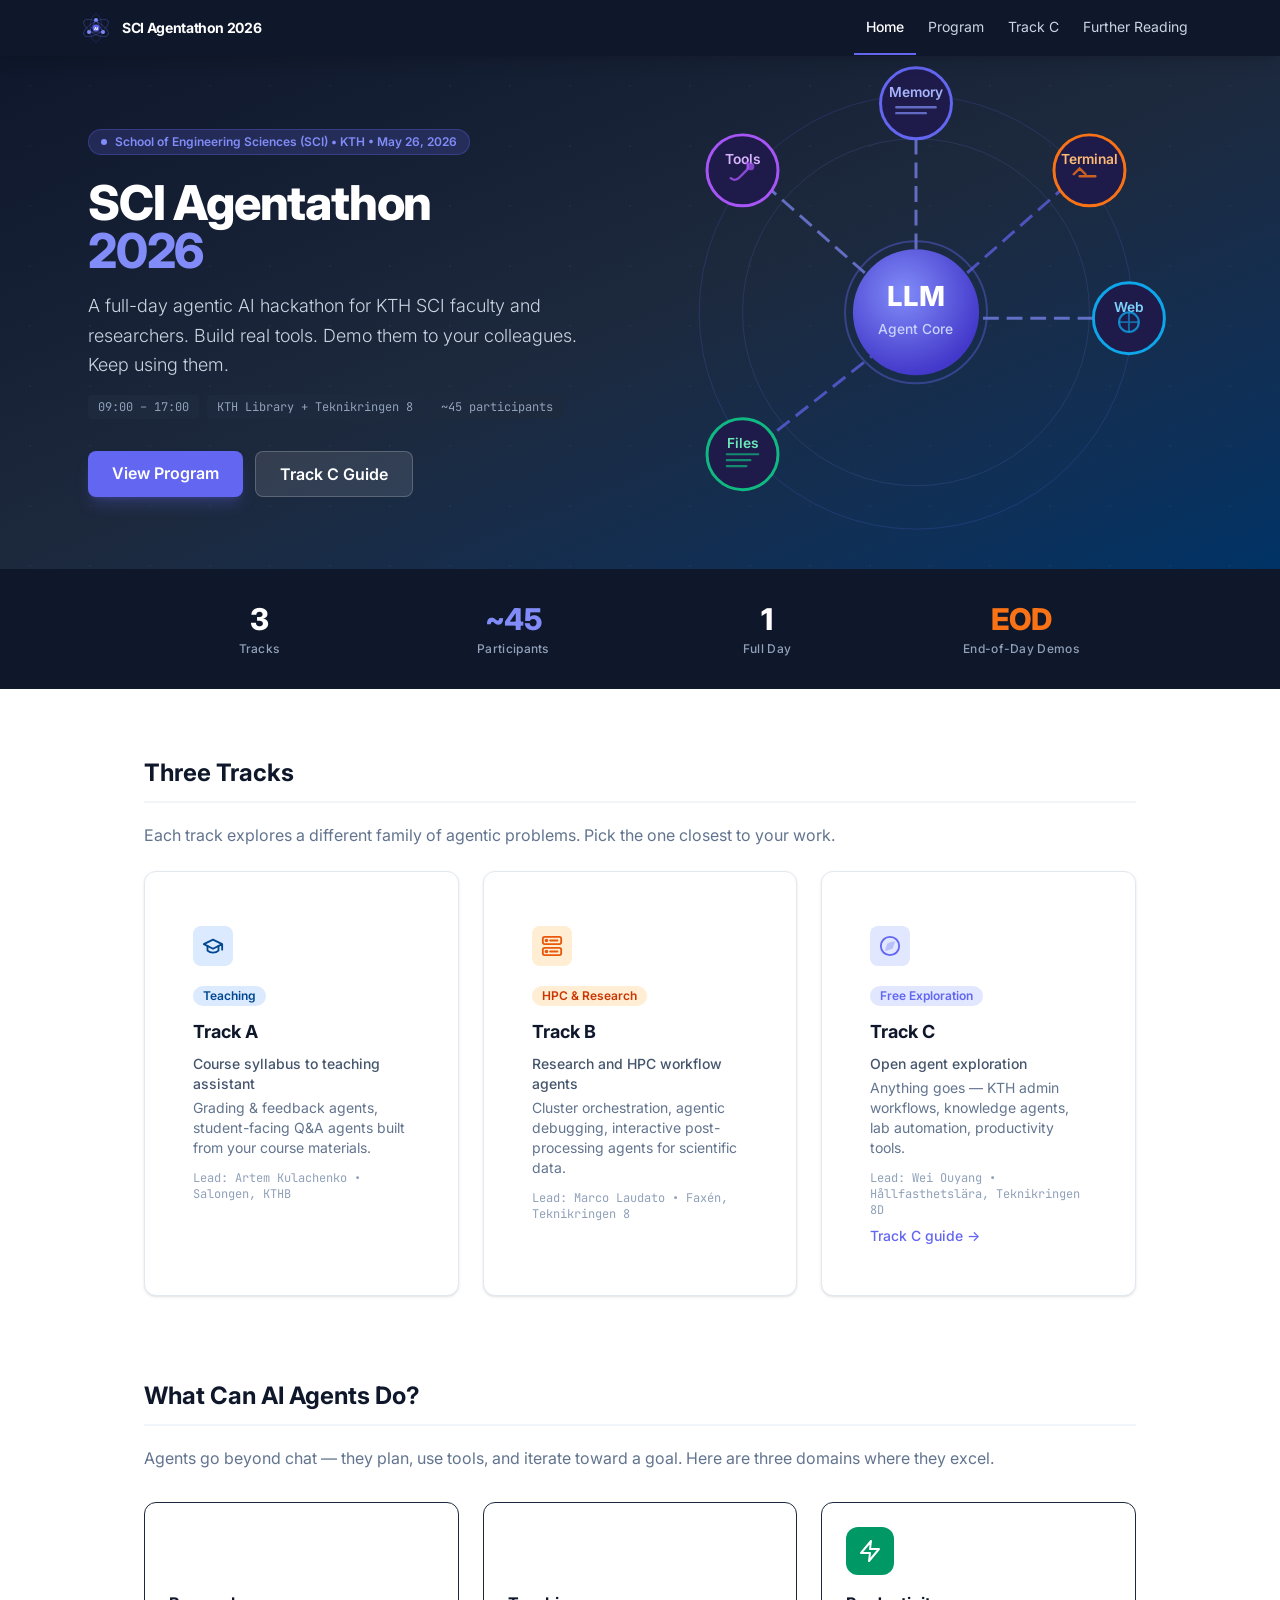
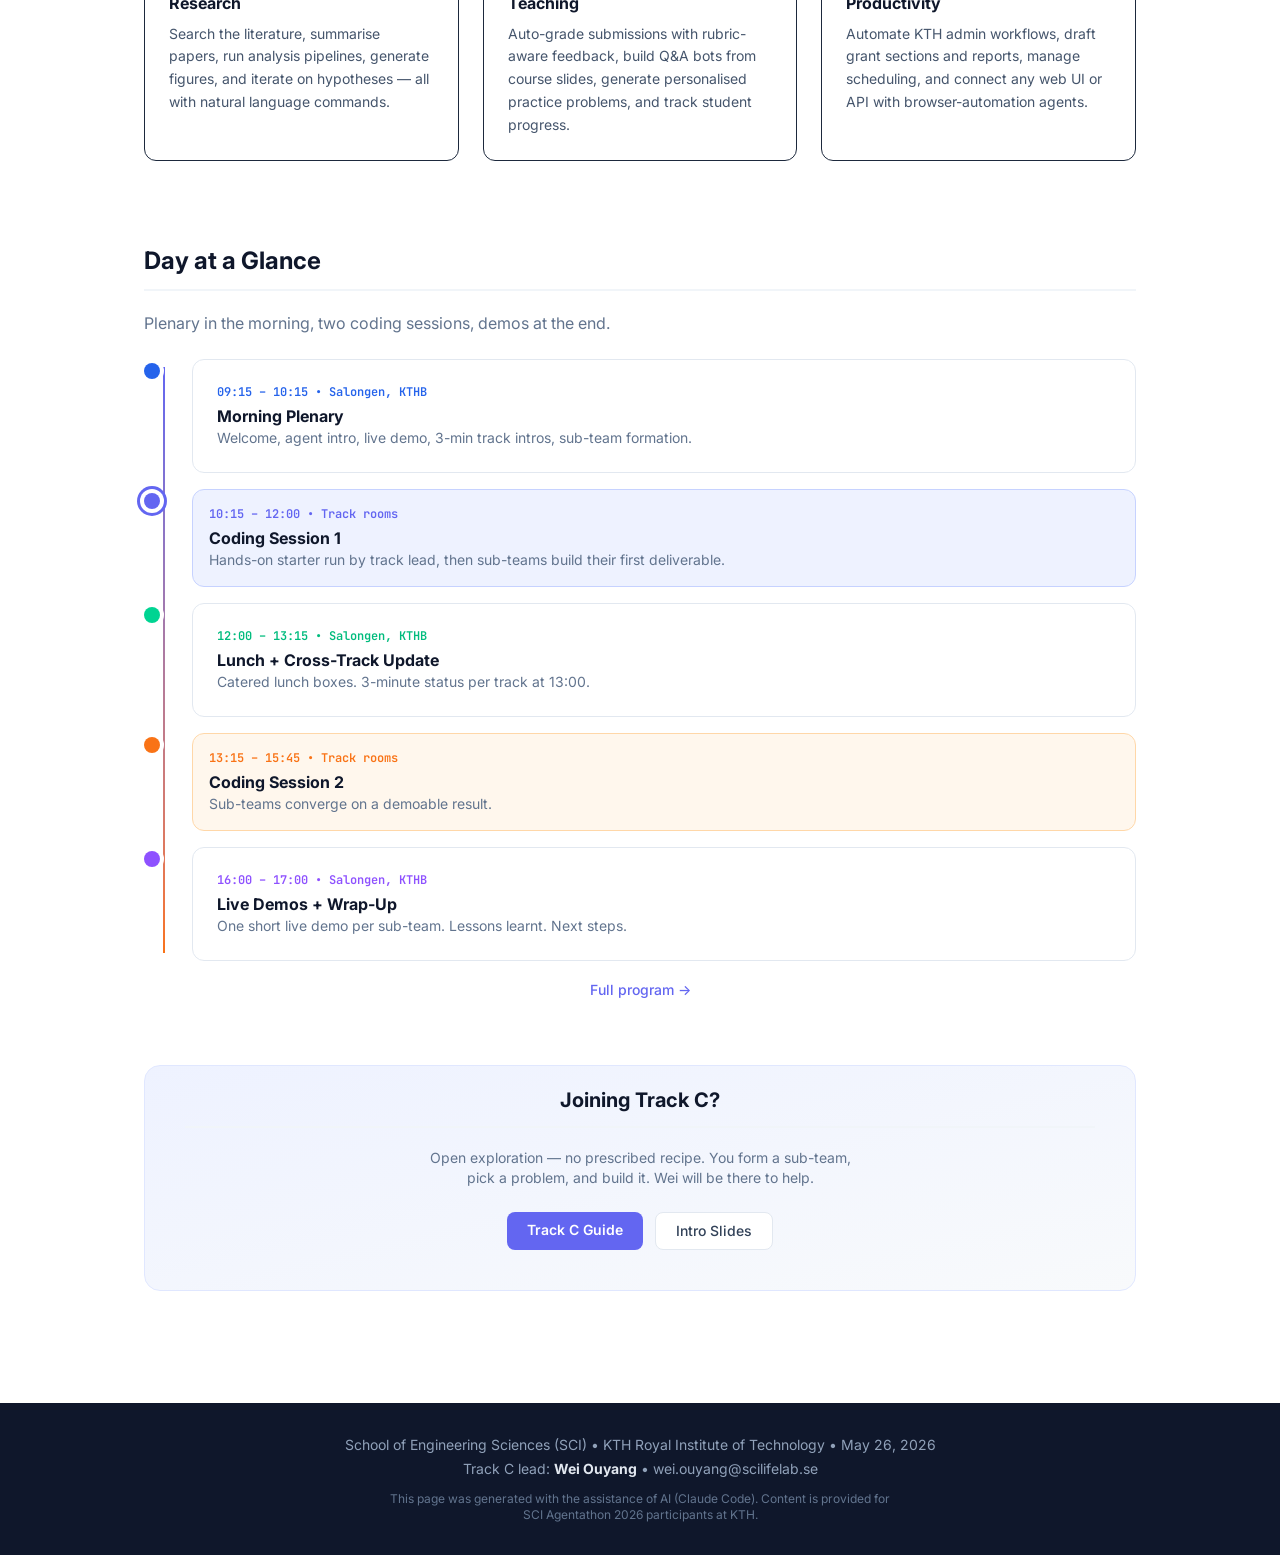
<file: docs/index.html>
<!DOCTYPE html>
<html lang="en" class="scroll-smooth">
<head>
<meta charset="utf-8">
<meta name="viewport" content="width=device-width, initial-scale=1.0">
<title>SCI Agentathon 2026 · KTH</title>
<link rel="stylesheet" href="https://fonts.googleapis.com/css2?family=Inter:wght@300;400;500;600;700;800&family=JetBrains+Mono:wght@400;500&display=swap">
<link rel="stylesheet" href="assets/style.css">
<link rel="icon" type="image/svg+xml" href="favicon.svg">
<style>
@keyframes flow { from{stroke-dashoffset:60} to{stroke-dashoffset:0} }
@keyframes pulse-node { 0%,100%{opacity:1} 50%{opacity:.7} }
@keyframes float { 0%,100%{transform:translateY(0)} 50%{transform:translateY(-8px)} }
@keyframes shimmer { 0%{opacity:.4} 50%{opacity:.8} 100%{opacity:.4} }
@keyframes spin-slow { from{transform:rotate(0deg)} to{transform:rotate(360deg)} }
@keyframes fade-in-up { from{opacity:0;transform:translateY(16px)} to{opacity:1;transform:translateY(0)} }

.agent-line { stroke-dasharray: 8 4; animation: flow 2s linear infinite; }
.agent-line-rev { stroke-dasharray: 8 4; animation: flow 2s linear infinite reverse; }
.llm-glow { animation: pulse-node 3s ease-in-out infinite; }
.hero-svg { animation: float 6s ease-in-out infinite; }
.shimmer-ring { animation: shimmer 3s ease-in-out infinite; }
.stat-num { animation: fade-in-up .6s ease both; }

.track-card { transition: transform .2s ease, box-shadow .2s ease; }
.track-card:hover { transform: translateY(-4px); box-shadow: 0 12px 32px -8px rgba(99,102,241,.18); }

.timeline-dot-active { box-shadow: 0 0 0 4px white, 0 0 0 7px #6366f1; }
</style>
</head>
<body class="font-sans text-slate-800 bg-white antialiased">

<!-- Navigation -->
<nav class="bg-slate-900 sticky top-0 z-50 shadow-lg">
  <div class="max-w-6xl mx-auto px-4 flex items-center justify-between h-14">
    <a href="index.html" class="flex items-center gap-2.5 text-white font-bold text-sm tracking-tight">
      <svg width="32" height="32" viewBox="0 0 64 64" class="flex-shrink-0">
        <ellipse cx="32" cy="32" rx="28" ry="12" fill="none" stroke="#6366f1" stroke-width="1.2" opacity="0.5" transform="rotate(-30 32 32)"/>
        <ellipse cx="32" cy="32" rx="28" ry="12" fill="none" stroke="#818cf8" stroke-width="1.2" opacity="0.4" transform="rotate(30 32 32)"/>
        <ellipse cx="32" cy="32" rx="28" ry="12" fill="none" stroke="#6366f1" stroke-width="1.2" opacity="0.3" transform="rotate(90 32 32)"/>
        <circle cx="32" cy="16" r="4" fill="#818cf8"/>
        <circle cx="18" cy="40" r="4" fill="#818cf8"/>
        <circle cx="46" cy="40" r="4" fill="#818cf8"/>
        <line x1="32" y1="16" x2="18" y2="40" stroke="#6366f1" stroke-width="1.5" opacity="0.6"/>
        <line x1="32" y1="16" x2="46" y2="40" stroke="#6366f1" stroke-width="1.5" opacity="0.6"/>
        <line x1="18" y1="40" x2="46" y2="40" stroke="#818cf8" stroke-width="1.5" opacity="0.4"/>
        <circle cx="32" cy="32" r="7" fill="#6366f1"/>
        <text x="32" y="35.5" text-anchor="middle" fill="white" font-family="Inter" font-size="8" font-weight="800">AI</text>
      </svg>
      SCI Agentathon 2026
    </a>
    <button id="nav-toggle" class="md:hidden text-white">
      <svg width="24" height="24" viewBox="0 0 24 24" fill="none" stroke="currentColor" stroke-width="2"><path d="M3 12h18M3 6h18M3 18h18"/></svg>
    </button>
    <ul id="nav-menu" class="hidden md:flex items-center gap-0 text-sm">
      <li><a href="index.html" class="block px-3 py-4 text-white font-medium border-b-2 border-accent">Home</a></li>
      <li><a href="program.html" class="block px-3 py-4 text-slate-300 hover:text-white border-b-2 border-transparent hover:border-accent/50 transition">Program</a></li>
      <li><a href="track-c.html" class="block px-3 py-4 text-slate-300 hover:text-white border-b-2 border-transparent hover:border-accent/50 transition">Track C</a></li>
      <li><a href="advanced.html" class="block px-3 py-4 text-slate-300 hover:text-white border-b-2 border-transparent hover:border-accent/50 transition">Further Reading</a></li>
    </ul>
  </div>
</nav>

<!-- Hero — two-column layout -->
<header class="relative bg-gradient-to-br from-slate-900 via-slate-800 to-kth-dark text-white overflow-hidden">
  <!-- Subtle dot grid background -->
  <div class="absolute inset-0 opacity-[0.04]" style="background-image:url('data:image/svg+xml,<svg xmlns=%22http://www.w3.org/2000/svg%22 width=%2260%22 height=%2260%22><circle cx=%2230%22 cy=%2230%22 r=%221%22 fill=%22white%22/></svg>');"></div>
  <!-- Accent glow blob -->
  <div class="absolute top-0 right-0 w-96 h-96 rounded-full" style="background:radial-gradient(circle, rgba(99,102,241,0.15) 0%, transparent 70%); transform:translate(30%,-30%);"></div>

  <div class="relative max-w-6xl mx-auto px-6 py-16 md:py-20 grid md:grid-cols-2 gap-10 items-center">
    <!-- Left column: text -->
    <div>
      <div class="inline-flex items-center gap-2 bg-accent/20 text-accent-light text-xs font-semibold px-3 py-1 rounded-full mb-6 border border-accent/30">
        <span class="w-1.5 h-1.5 bg-accent-light rounded-full"></span>
        School of Engineering Sciences (SCI) &bull; KTH &bull; May 26, 2026
      </div>
      <h1 class="text-4xl md:text-5xl font-extrabold tracking-tight mb-4 leading-tight">
        SCI Agentathon<br><span class="text-accent-light">2026</span>
      </h1>
      <p class="text-lg text-slate-300 mb-4 font-light leading-relaxed max-w-lg">A full-day agentic AI hackathon for KTH SCI faculty and researchers. Build real tools. Demo them to your colleagues. Keep using them.</p>
      <div class="flex flex-wrap gap-2 mb-8 text-xs font-mono text-slate-400">
        <span class="bg-slate-800 px-2.5 py-1 rounded">09:00 – 17:00</span>
        <span class="bg-slate-800 px-2.5 py-1 rounded">KTH Library + Teknikringen 8</span>
        <span class="bg-slate-800 px-2.5 py-1 rounded">~45 participants</span>
      </div>
      <div class="flex flex-wrap gap-3">
        <a href="program.html" class="bg-accent hover:bg-accent-dark text-white font-semibold px-6 py-2.5 rounded-lg transition shadow-lg shadow-accent/25">View Program</a>
        <a href="track-c.html" class="bg-white/10 hover:bg-white/20 text-white font-semibold px-6 py-2.5 rounded-lg border border-white/20 transition">Track C Guide</a>
      </div>
    </div>

    <!-- Right column: animated agent loop SVG -->
    <div class="flex justify-center md:justify-end">
      <svg class="hero-svg w-full max-w-xs md:max-w-sm" viewBox="0 0 280 260" fill="none" xmlns="http://www.w3.org/2000/svg" aria-label="AI agent loop diagram">
        <!-- Outer shimmer ring -->
        <circle cx="140" cy="130" r="110" stroke="#6366f1" stroke-width="0.5" opacity="0.2" class="shimmer-ring"/>
        <circle cx="140" cy="130" r="88" stroke="#818cf8" stroke-width="0.5" opacity="0.15" class="shimmer-ring" style="animation-delay:.8s"/>

        <!-- Connection lines (dashed, animated flow) -->
        <!-- LLM to Memory (top) -->
        <line x1="140" y1="110" x2="140" y2="32" stroke="#818cf8" stroke-width="1.5" class="agent-line" opacity="0.7"/>
        <!-- LLM to Terminal (top-right) -->
        <line x1="157" y1="118" x2="218" y2="64" stroke="#6366f1" stroke-width="1.5" class="agent-line" style="animation-delay:.4s" opacity="0.7"/>
        <!-- LLM to Web (right) -->
        <line x1="162" y1="133" x2="238" y2="133" stroke="#818cf8" stroke-width="1.5" class="agent-line-rev" style="animation-delay:.2s" opacity="0.7"/>
        <!-- LLM to Files (bottom-left) -->
        <line x1="123" y1="148" x2="62" y2="196" stroke="#6366f1" stroke-width="1.5" class="agent-line" style="animation-delay:.6s" opacity="0.7"/>
        <!-- LLM to Tools (top-left) -->
        <line x1="123" y1="118" x2="62" y2="64" stroke="#818cf8" stroke-width="1.5" class="agent-line-rev" style="animation-delay:.3s" opacity="0.7"/>

        <!-- Satellite node: Memory (top) -->
        <circle cx="140" cy="24" r="18" fill="#1e1b4b" stroke="#6366f1" stroke-width="1.5"/>
        <text x="140" y="21" text-anchor="middle" fill="#a5b4fc" font-family="Inter,sans-serif" font-size="7" font-weight="600">Memory</text>
        <path d="M130 26h20M130 29h15" stroke="#818cf8" stroke-width="1.2" stroke-linecap="round" opacity="0.7"/>

        <!-- Satellite node: Terminal (top-right) -->
        <circle cx="228" cy="58" r="18" fill="#1e1b4b" stroke="#f97316" stroke-width="1.5"/>
        <text x="228" y="55" text-anchor="middle" fill="#fdba74" font-family="Inter,sans-serif" font-size="7" font-weight="600">Terminal</text>
        <path d="M220 60l3-3 3 3M223 61h8" stroke="#f97316" stroke-width="1.2" stroke-linecap="round" opacity="0.8"/>

        <!-- Satellite node: Web (right) -->
        <circle cx="248" cy="133" r="18" fill="#1e1b4b" stroke="#0ea5e9" stroke-width="1.5"/>
        <text x="248" y="130" text-anchor="middle" fill="#7dd3fc" font-family="Inter,sans-serif" font-size="7" font-weight="600">Web</text>
        <circle cx="248" cy="135" r="5" stroke="#0ea5e9" stroke-width="1.1" opacity="0.8"/>
        <path d="M243 135h10M248 130v10" stroke="#0ea5e9" stroke-width="1" opacity="0.6"/>

        <!-- Satellite node: Files (bottom-left) -->
        <circle cx="52" cy="202" r="18" fill="#1e1b4b" stroke="#10b981" stroke-width="1.5"/>
        <text x="52" y="199" text-anchor="middle" fill="#6ee7b7" font-family="Inter,sans-serif" font-size="7" font-weight="600">Files</text>
        <path d="M44 202h16M44 205h12M44 208h10" stroke="#10b981" stroke-width="1.1" stroke-linecap="round" opacity="0.7"/>

        <!-- Satellite node: Tools (top-left) -->
        <circle cx="52" cy="58" r="18" fill="#1e1b4b" stroke="#a855f7" stroke-width="1.5"/>
        <text x="52" y="55" text-anchor="middle" fill="#d8b4fe" font-family="Inter,sans-serif" font-size="7" font-weight="600">Tools</text>
        <path d="M46 62a3 3 0 004 0l4-4a3 3 0 000-4" stroke="#a855f7" stroke-width="1.2" stroke-linecap="round" opacity="0.8"/>
        <circle cx="56" cy="56" r="2" fill="#a855f7" opacity="0.7"/>

        <!-- Central LLM node -->
        <circle cx="140" cy="130" r="32" fill="url(#llmGrad)" class="llm-glow"/>
        <circle cx="140" cy="130" r="36" fill="none" stroke="#6366f1" stroke-width="1" opacity="0.4" class="shimmer-ring" style="animation-delay:.5s"/>
        <text x="140" y="127" text-anchor="middle" fill="white" font-family="Inter,sans-serif" font-size="14" font-weight="800">LLM</text>
        <text x="140" y="141" text-anchor="middle" fill="#c7d2fe" font-family="Inter,sans-serif" font-size="7" font-weight="500">Agent Core</text>

        <defs>
          <radialGradient id="llmGrad" cx="40%" cy="35%" r="65%">
            <stop offset="0%" stop-color="#818cf8"/>
            <stop offset="100%" stop-color="#4338ca"/>
          </radialGradient>
        </defs>
      </svg>
    </div>
  </div>
</header>

<!-- Stats band -->
<div class="bg-slate-900 border-y border-slate-800">
  <div class="max-w-5xl mx-auto px-4 py-8 grid grid-cols-2 md:grid-cols-4 gap-6 text-center">
    <div class="stat-num" style="animation-delay:.1s">
      <div class="text-3xl font-extrabold text-white tracking-tight">3</div>
      <div class="text-slate-400 text-xs mt-1 font-medium uppercase tracking-wide">Tracks</div>
    </div>
    <div class="stat-num" style="animation-delay:.2s">
      <div class="text-3xl font-extrabold text-accent-light tracking-tight">~45</div>
      <div class="text-slate-400 text-xs mt-1 font-medium uppercase tracking-wide">Participants</div>
    </div>
    <div class="stat-num" style="animation-delay:.3s">
      <div class="text-3xl font-extrabold text-white tracking-tight">1</div>
      <div class="text-slate-400 text-xs mt-1 font-medium uppercase tracking-wide">Full Day</div>
    </div>
    <div class="stat-num" style="animation-delay:.4s">
      <div class="text-3xl font-extrabold text-fire tracking-tight">EOD</div>
      <div class="text-slate-400 text-xs mt-1 font-medium uppercase tracking-wide">End-of-Day Demos</div>
    </div>
  </div>
</div>

<div class="max-w-5xl mx-auto px-4 py-12">

  <!-- Three Tracks -->
  <section class="mb-16 reveal-on-scroll">
    <h2 class="text-2xl font-bold text-slate-900 mb-2">Three Tracks</h2>
    <p class="text-slate-500 mb-6">Each track explores a different family of agentic problems. Pick the one closest to your work.</p>
    <div class="grid md:grid-cols-3 gap-5">

      <!-- Track A -->
      <div class="track-card bg-white border border-slate-200 rounded-xl overflow-hidden shadow-sm">
        <div class="h-1.5 bg-gradient-to-r from-kth to-kth-light"></div>
        <div class="p-6">
          <div class="w-10 h-10 rounded-lg bg-blue-100 flex items-center justify-center mb-4">
            <!-- Graduation cap SVG icon -->
            <svg width="22" height="22" viewBox="0 0 24 24" fill="none" stroke="#004791" stroke-width="2" stroke-linecap="round" stroke-linejoin="round">
              <path d="M22 10v6M2 10l10-5 10 5-10 5z"/>
              <path d="M6 12v5c3 3 9 3 12 0v-5"/>
            </svg>
          </div>
          <span class="inline-block bg-blue-100 text-kth text-xs font-semibold px-2.5 py-0.5 rounded-full mb-3">Teaching</span>
          <h3 class="font-bold text-slate-900 text-lg mb-2">Track A</h3>
          <p class="text-slate-600 text-sm font-medium mb-1">Course syllabus to teaching assistant</p>
          <p class="text-slate-500 text-sm mb-3">Grading &amp; feedback agents, student-facing Q&amp;A agents built from your course materials.</p>
          <p class="text-xs text-slate-400 font-mono">Lead: Artem Kulachenko &bull; Salongen, KTHB</p>
        </div>
      </div>

      <!-- Track B -->
      <div class="track-card bg-white border border-slate-200 rounded-xl overflow-hidden shadow-sm">
        <div class="h-1.5 bg-gradient-to-r from-fire to-orange-400"></div>
        <div class="p-6">
          <div class="w-10 h-10 rounded-lg bg-orange-100 flex items-center justify-center mb-4">
            <!-- Server/cluster SVG icon -->
            <svg width="22" height="22" viewBox="0 0 24 24" fill="none" stroke="#ea580c" stroke-width="2" stroke-linecap="round" stroke-linejoin="round">
              <rect x="2" y="2" width="20" height="8" rx="2"/>
              <rect x="2" y="14" width="20" height="8" rx="2"/>
              <circle cx="6" cy="6" r="1" fill="#ea580c"/>
              <circle cx="6" cy="18" r="1" fill="#ea580c"/>
              <path d="M10 6h8M10 18h8"/>
            </svg>
          </div>
          <span class="inline-block bg-orange-100 text-orange-700 text-xs font-semibold px-2.5 py-0.5 rounded-full mb-3">HPC &amp; Research</span>
          <h3 class="font-bold text-slate-900 text-lg mb-2">Track B</h3>
          <p class="text-slate-600 text-sm font-medium mb-1">Research and HPC workflow agents</p>
          <p class="text-slate-500 text-sm mb-3">Cluster orchestration, agentic debugging, interactive post-processing agents for scientific data.</p>
          <p class="text-xs text-slate-400 font-mono">Lead: Marco Laudato &bull; Faxén, Teknikringen 8</p>
        </div>
      </div>

      <!-- Track C -->
      <div class="track-card bg-white border border-slate-200 rounded-xl overflow-hidden shadow-sm">
        <div class="h-1.5 bg-gradient-to-r from-accent to-indigo-400"></div>
        <div class="p-6">
          <div class="w-10 h-10 rounded-lg bg-indigo-100 flex items-center justify-center mb-4">
            <!-- Compass / explore SVG icon -->
            <svg width="22" height="22" viewBox="0 0 24 24" fill="none" stroke="#6366f1" stroke-width="2" stroke-linecap="round" stroke-linejoin="round">
              <circle cx="12" cy="12" r="10"/>
              <polygon points="16.24 7.76 14.12 14.12 7.76 16.24 9.88 9.88 16.24 7.76" fill="#6366f1" opacity="0.3" stroke="#6366f1"/>
            </svg>
          </div>
          <span class="inline-block bg-indigo-100 text-accent text-xs font-semibold px-2.5 py-0.5 rounded-full mb-3">Free Exploration</span>
          <h3 class="font-bold text-slate-900 text-lg mb-2">Track C</h3>
          <p class="text-slate-600 text-sm font-medium mb-1">Open agent exploration</p>
          <p class="text-slate-500 text-sm mb-3">Anything goes — KTH admin workflows, knowledge agents, lab automation, productivity tools.</p>
          <p class="text-xs text-slate-400 font-mono">Lead: Wei Ouyang &bull; Hållfasthetslära, Teknikringen 8D</p>
          <a href="track-c.html" class="text-accent text-sm font-medium hover:underline mt-2 inline-block">Track C guide &rarr;</a>
        </div>
      </div>
    </div>
  </section>

  <!-- What can AI agents do? -->
  <section class="mb-16 reveal-on-scroll">
    <h2 class="text-2xl font-bold text-slate-900 mb-2">What Can AI Agents Do?</h2>
    <p class="text-slate-500 mb-8">Agents go beyond chat — they plan, use tools, and iterate toward a goal. Here are three domains where they excel.</p>
    <div class="grid md:grid-cols-3 gap-5">

      <!-- Research -->
      <div class="bg-gradient-to-br from-blue-50 to-indigo-50 border border-blue-100 rounded-xl p-6">
        <div class="w-12 h-12 rounded-xl bg-indigo-600 flex items-center justify-center mb-4 shadow-md shadow-indigo-200">
          <svg width="24" height="24" viewBox="0 0 24 24" fill="none" stroke="white" stroke-width="2" stroke-linecap="round" stroke-linejoin="round">
            <circle cx="11" cy="11" r="8"/>
            <path d="m21 21-4.35-4.35"/>
            <path d="M11 8v6M8 11h6" opacity="0.7"/>
          </svg>
        </div>
        <h3 class="font-bold text-slate-900 mb-2">Research</h3>
        <p class="text-slate-600 text-sm leading-relaxed">Search the literature, summarise papers, run analysis pipelines, generate figures, and iterate on hypotheses — all with natural language commands.</p>
      </div>

      <!-- Teaching -->
      <div class="bg-gradient-to-br from-amber-50 to-orange-50 border border-orange-100 rounded-xl p-6">
        <div class="w-12 h-12 rounded-xl bg-orange-500 flex items-center justify-center mb-4 shadow-md shadow-orange-200">
          <svg width="24" height="24" viewBox="0 0 24 24" fill="none" stroke="white" stroke-width="2" stroke-linecap="round" stroke-linejoin="round">
            <path d="M12 20h9"/>
            <path d="M16.5 3.5a2.121 2.121 0 013 3L7 19l-4 1 1-4L16.5 3.5z"/>
          </svg>
        </div>
        <h3 class="font-bold text-slate-900 mb-2">Teaching</h3>
        <p class="text-slate-600 text-sm leading-relaxed">Auto-grade submissions with rubric-aware feedback, build Q&amp;A bots from course slides, generate personalised practice problems, and track student progress.</p>
      </div>

      <!-- Productivity -->
      <div class="bg-gradient-to-br from-emerald-50 to-teal-50 border border-emerald-100 rounded-xl p-6">
        <div class="w-12 h-12 rounded-xl bg-emerald-600 flex items-center justify-center mb-4 shadow-md shadow-emerald-200">
          <svg width="24" height="24" viewBox="0 0 24 24" fill="none" stroke="white" stroke-width="2" stroke-linecap="round" stroke-linejoin="round">
            <path d="M13 2L3 14h9l-1 8 10-12h-9l1-8z"/>
          </svg>
        </div>
        <h3 class="font-bold text-slate-900 mb-2">Productivity</h3>
        <p class="text-slate-600 text-sm leading-relaxed">Automate KTH admin workflows, draft grant sections and reports, manage scheduling, and connect any web UI or API with browser-automation agents.</p>
      </div>
    </div>
  </section>

  <!-- Day at a Glance -->
  <section class="mb-16 reveal-on-scroll">
    <h2 class="text-2xl font-bold text-slate-900 mb-2">Day at a Glance</h2>
    <p class="text-slate-500 mb-6">Plenary in the morning, two coding sessions, demos at the end.</p>
    <div class="space-y-3 relative before:absolute before:left-[19px] before:top-2 before:bottom-2 before:w-0.5 before:bg-gradient-to-b before:from-accent before:to-fire pl-12">
      <div class="relative">
        <div class="absolute -left-12 top-1 w-4 h-4 rounded-full bg-kth-light ring-4 ring-white"></div>
        <div class="bg-white border border-slate-200 rounded-xl p-4">
          <div class="text-xs font-semibold text-kth-light mb-1 font-mono">09:15 – 10:15 &bull; Salongen, KTHB</div>
          <h3 class="font-bold text-slate-900">Morning Plenary</h3>
          <p class="text-slate-500 text-sm">Welcome, agent intro, live demo, 3-min track intros, sub-team formation.</p>
        </div>
      </div>
      <div class="relative">
        <div class="absolute -left-12 top-1 w-4 h-4 rounded-full ring-4 ring-white" style="background:#6366f1; box-shadow:0 0 0 4px white, 0 0 0 7px #6366f1;"></div>
        <div class="bg-indigo-50 border border-indigo-200 rounded-xl p-4">
          <div class="text-xs font-semibold text-accent mb-1 font-mono">10:15 – 12:00 &bull; Track rooms</div>
          <h3 class="font-bold text-slate-900">Coding Session 1</h3>
          <p class="text-slate-500 text-sm">Hands-on starter run by track lead, then sub-teams build their first deliverable.</p>
        </div>
      </div>
      <div class="relative">
        <div class="absolute -left-12 top-1 w-4 h-4 rounded-full bg-emerald-400 ring-4 ring-white"></div>
        <div class="bg-white border border-slate-200 rounded-xl p-4">
          <div class="text-xs font-semibold text-emerald-500 mb-1 font-mono">12:00 – 13:15 &bull; Salongen, KTHB</div>
          <h3 class="font-bold text-slate-900">Lunch + Cross-Track Update</h3>
          <p class="text-slate-500 text-sm">Catered lunch boxes. 3-minute status per track at 13:00.</p>
        </div>
      </div>
      <div class="relative">
        <div class="absolute -left-12 top-1 w-4 h-4 rounded-full bg-fire ring-4 ring-white"></div>
        <div class="bg-orange-50 border border-orange-200 rounded-xl p-4">
          <div class="text-xs font-semibold text-fire mb-1 font-mono">13:15 – 15:45 &bull; Track rooms</div>
          <h3 class="font-bold text-slate-900">Coding Session 2</h3>
          <p class="text-slate-500 text-sm">Sub-teams converge on a demoable result.</p>
        </div>
      </div>
      <div class="relative">
        <div class="absolute -left-12 top-1 w-4 h-4 rounded-full bg-violet-500 ring-4 ring-white"></div>
        <div class="bg-white border border-slate-200 rounded-xl p-4">
          <div class="text-xs font-semibold text-violet-500 mb-1 font-mono">16:00 – 17:00 &bull; Salongen, KTHB</div>
          <h3 class="font-bold text-slate-900">Live Demos + Wrap-Up</h3>
          <p class="text-slate-500 text-sm">One short live demo per sub-team. Lessons learnt. Next steps.</p>
        </div>
      </div>
    </div>
    <div class="text-center mt-4">
      <a href="program.html" class="text-accent text-sm font-medium hover:underline">Full program &rarr;</a>
    </div>
  </section>

  <!-- CTA -->
  <section class="reveal-on-scroll text-center bg-gradient-to-br from-indigo-50 to-slate-50 rounded-2xl p-10 border border-indigo-100">
    <h2 class="text-xl font-bold text-slate-900 mb-2">Joining Track C?</h2>
    <p class="text-slate-500 text-sm max-w-md mx-auto mb-6">Open exploration — no prescribed recipe. You form a sub-team, pick a problem, and build it. Wei will be there to help.</p>
    <div class="flex flex-wrap gap-3 justify-center">
      <a href="track-c.html" class="bg-accent hover:bg-accent-dark text-white font-semibold px-5 py-2 rounded-lg transition text-sm">Track C Guide</a>
      <a href="track-c-intro.html" class="bg-white border border-slate-200 hover:border-accent text-slate-700 font-medium px-5 py-2 rounded-lg transition text-sm">Intro Slides</a>
    </div>
  </section>

</div>

<!-- Footer -->
<footer class="bg-slate-900 text-slate-400 text-center py-8 px-4 mt-16 text-sm">
  <p>School of Engineering Sciences (SCI) &bull; KTH Royal Institute of Technology &bull; May 26, 2026</p>
  <p class="mt-1">Track C lead: <strong class="text-slate-200">Wei Ouyang</strong> &bull; wei.ouyang@scilifelab.se</p>
  <p class="mt-3 text-xs text-slate-500 max-w-lg mx-auto">This page was generated with the assistance of AI (Claude Code). Content is provided for SCI Agentathon 2026 participants at KTH.</p>
</footer>

<script src="assets/main.js"></script>
</body>
</html>
</file>
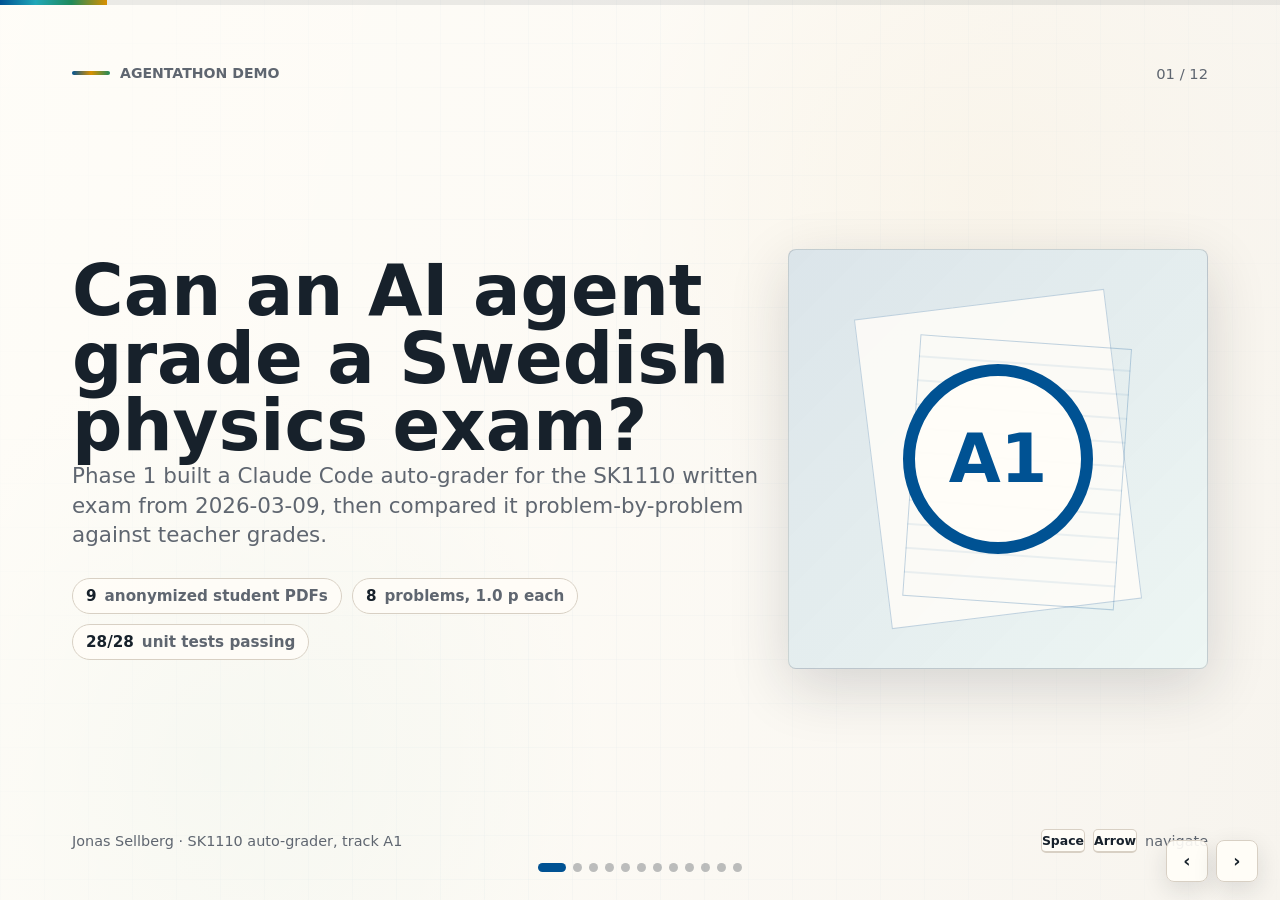
<file: Track_A/1_correcting_agents/SK1110_written_exam/demo/index.html>
<!doctype html>
<html lang="en">
<head>
  <meta charset="utf-8">
  <meta name="viewport" content="width=device-width, initial-scale=1">
  <title>SK1110 Auto-Grader Agentathon Demo</title>
  <style>
    :root {
      --bg: #f7f4ee;
      --paper: #fffdf8;
      --ink: #17212b;
      --muted: #5f6670;
      --line: #d8d0c4;
      --blue: #005293;
      --cyan: #20a7b8;
      --green: #1f8a5b;
      --amber: #d99000;
      --red: #b13d45;
      --violet: #7353ba;
      --shadow: 0 18px 60px rgba(23, 33, 43, 0.16);
      font-family:
        Inter, ui-sans-serif, system-ui, -apple-system, BlinkMacSystemFont,
        "Segoe UI", sans-serif;
      color: var(--ink);
      background: var(--bg);
      letter-spacing: 0;
    }

    * {
      box-sizing: border-box;
    }

    html,
    body {
      height: 100%;
      margin: 0;
    }

    body {
      overflow: hidden;
    }

    button {
      font: inherit;
    }

    .deck {
      position: relative;
      height: 100vh;
      min-height: 620px;
      background:
        linear-gradient(90deg, rgba(0, 82, 147, 0.08) 1px, transparent 1px),
        linear-gradient(0deg, rgba(0, 82, 147, 0.07) 1px, transparent 1px),
        var(--bg);
      background-size: 44px 44px;
    }

    .deck::before {
      content: "";
      position: absolute;
      inset: 0;
      pointer-events: none;
      background:
        linear-gradient(105deg, rgba(255, 253, 248, 0.95), rgba(255, 253, 248, 0.68) 48%, rgba(247, 244, 238, 0.92)),
        radial-gradient(circle at 78% 22%, rgba(217, 144, 0, 0.15), transparent 32%),
        radial-gradient(circle at 16% 84%, rgba(31, 138, 91, 0.14), transparent 30%);
    }

    .slide {
      position: absolute;
      inset: 0;
      display: grid;
      grid-template-rows: auto 1fr auto;
      gap: 24px;
      width: 100%;
      height: 100%;
      padding: 52px 72px 42px;
      opacity: 0;
      transform: translateX(5%);
      pointer-events: none;
      transition: opacity 360ms ease, transform 360ms ease;
      z-index: 1;
    }

    .slide.current {
      opacity: 1;
      transform: translateX(0);
      pointer-events: auto;
      z-index: 2;
    }

    .slide.prev {
      transform: translateX(-5%);
    }

    .slide-header {
      display: flex;
      align-items: center;
      justify-content: space-between;
      gap: 20px;
      min-height: 42px;
    }

    .kicker {
      display: inline-flex;
      align-items: center;
      gap: 10px;
      color: var(--muted);
      font-size: 0.88rem;
      font-weight: 700;
      text-transform: uppercase;
    }

    .kicker::before {
      content: "";
      width: 38px;
      height: 4px;
      border-radius: 4px;
      background: linear-gradient(90deg, var(--blue), var(--amber), var(--green));
    }

    .slide-number {
      color: var(--muted);
      font-size: 0.92rem;
      font-variant-numeric: tabular-nums;
    }

    .slide-body {
      display: grid;
      align-content: center;
      gap: 28px;
      min-height: 0;
    }

    h1,
    h2,
    h3,
    p {
      margin: 0;
    }

    h1 {
      max-width: 980px;
      font-size: 4.4rem;
      line-height: 0.96;
      font-weight: 850;
    }

    h2 {
      max-width: 980px;
      font-size: 3.25rem;
      line-height: 1.02;
      font-weight: 820;
    }

    h3 {
      font-size: 1.24rem;
      line-height: 1.2;
      font-weight: 800;
    }

    .lead {
      max-width: 860px;
      color: var(--muted);
      font-size: 1.34rem;
      line-height: 1.38;
    }

    .body-copy {
      max-width: 780px;
      color: var(--muted);
      font-size: 1.05rem;
      line-height: 1.55;
    }

    .accent {
      color: var(--blue);
    }

    .warn {
      color: var(--red);
    }

    .ok {
      color: var(--green);
    }

    .soft {
      color: var(--muted);
    }

    .grid-2 {
      display: grid;
      grid-template-columns: minmax(0, 1fr) minmax(0, 1fr);
      gap: 26px;
      align-items: stretch;
    }

    .grid-3 {
      display: grid;
      grid-template-columns: repeat(3, minmax(0, 1fr));
      gap: 18px;
    }

    .panel {
      border: 1px solid var(--line);
      border-radius: 8px;
      background: rgba(255, 253, 248, 0.88);
      box-shadow: var(--shadow);
      padding: 28px;
    }

    .panel.flat {
      box-shadow: none;
      background: rgba(255, 253, 248, 0.76);
    }

    .title-layout {
      grid-template-columns: minmax(0, 1.1fr) 420px;
      align-items: center;
    }

    .title-mark {
      position: relative;
      display: grid;
      place-items: center;
      width: 420px;
      aspect-ratio: 1;
      border-radius: 8px;
      border: 1px solid rgba(23, 33, 43, 0.16);
      background:
        linear-gradient(135deg, rgba(0, 82, 147, 0.14), rgba(32, 167, 184, 0.08)),
        var(--paper);
      overflow: hidden;
      box-shadow: var(--shadow);
    }

    .title-mark::before,
    .title-mark::after {
      content: "";
      position: absolute;
      border: 1px solid rgba(0, 82, 147, 0.24);
      transform: rotate(-7deg);
    }

    .title-mark::before {
      width: 250px;
      height: 310px;
      background: rgba(255, 253, 248, 0.85);
    }

    .title-mark::after {
      width: 210px;
      height: 260px;
      background:
        repeating-linear-gradient(
          0deg,
          transparent,
          transparent 22px,
          rgba(0, 82, 147, 0.14) 23px,
          transparent 24px
        );
      transform: rotate(4deg) translate(20px, 12px);
    }

    .mark-core {
      position: relative;
      z-index: 1;
      width: 190px;
      height: 190px;
      border: 12px solid var(--blue);
      border-radius: 50%;
      display: grid;
      place-items: center;
      color: var(--blue);
      font-size: 4.2rem;
      font-weight: 850;
      background: rgba(255, 253, 248, 0.92);
      animation: floatIn 900ms ease both;
    }

    .meta-row {
      display: flex;
      flex-wrap: wrap;
      gap: 10px;
      margin-top: 28px;
    }

    .pill {
      display: inline-flex;
      align-items: center;
      gap: 8px;
      min-height: 36px;
      border-radius: 999px;
      border: 1px solid var(--line);
      background: rgba(255, 253, 248, 0.82);
      padding: 8px 13px;
      color: var(--muted);
      font-size: 0.95rem;
      font-weight: 700;
      white-space: nowrap;
    }

    .pill strong {
      color: var(--ink);
    }

    .metric {
      display: grid;
      gap: 8px;
      min-height: 172px;
      align-content: center;
      border-top: 5px solid var(--blue);
    }

    .metric:nth-child(2) {
      border-top-color: var(--green);
    }

    .metric:nth-child(3) {
      border-top-color: var(--amber);
    }

    .metric-value {
      font-size: 3.1rem;
      line-height: 1;
      font-weight: 850;
      font-variant-numeric: tabular-nums;
    }

    .metric-label {
      color: var(--muted);
      font-size: 1rem;
      line-height: 1.35;
    }

    .metric-target {
      color: var(--muted);
      font-size: 0.88rem;
      font-weight: 750;
      text-transform: uppercase;
    }

    .list {
      display: grid;
      gap: 14px;
      margin: 0;
      padding: 0;
      list-style: none;
    }

    .list li {
      display: grid;
      grid-template-columns: 26px 1fr;
      gap: 12px;
      color: var(--muted);
      font-size: 1.08rem;
      line-height: 1.42;
    }

    .list li::before {
      content: "";
      width: 15px;
      height: 15px;
      margin-top: 5px;
      border-radius: 50%;
      background: var(--cyan);
      box-shadow: 0 0 0 5px rgba(32, 167, 184, 0.14);
    }

    .list li.negative::before {
      background: var(--red);
      box-shadow: 0 0 0 5px rgba(177, 61, 69, 0.13);
    }

    .list li.positive::before {
      background: var(--green);
      box-shadow: 0 0 0 5px rgba(31, 138, 91, 0.13);
    }

    .pipeline {
      display: grid;
      grid-template-columns: repeat(5, minmax(0, 1fr));
      gap: 14px;
      align-items: stretch;
    }

    .step {
      position: relative;
      min-height: 164px;
      border: 1px solid var(--line);
      border-radius: 8px;
      background: rgba(255, 253, 248, 0.86);
      padding: 20px;
      overflow: hidden;
    }

    .step::after {
      content: "";
      position: absolute;
      top: 50%;
      right: -17px;
      width: 26px;
      height: 2px;
      background: var(--blue);
      opacity: 0.4;
    }

    .step:last-child::after {
      display: none;
    }

    .step-icon {
      width: 42px;
      height: 42px;
      display: grid;
      place-items: center;
      border-radius: 8px;
      color: #fff;
      background: var(--blue);
      font-weight: 850;
      margin-bottom: 18px;
    }

    .step:nth-child(2) .step-icon {
      background: var(--cyan);
    }

    .step:nth-child(3) .step-icon {
      background: var(--green);
    }

    .step:nth-child(4) .step-icon {
      background: var(--amber);
    }

    .step:nth-child(5) .step-icon {
      background: var(--violet);
    }

    .step p {
      color: var(--muted);
      font-size: 0.98rem;
      line-height: 1.4;
      margin-top: 8px;
    }

    .chart-toolbar,
    .nav-controls {
      display: flex;
      flex-wrap: wrap;
      gap: 8px;
      align-items: center;
    }

    .toggle {
      border: 1px solid var(--line);
      border-radius: 999px;
      background: var(--paper);
      color: var(--muted);
      min-height: 38px;
      padding: 7px 13px;
      font-weight: 760;
      cursor: pointer;
      transition: background 160ms ease, color 160ms ease, border-color 160ms ease;
    }

    .toggle[aria-pressed="true"] {
      border-color: var(--blue);
      background: var(--blue);
      color: #fff;
    }

    .bar-chart {
      display: grid;
      gap: 12px;
      margin-top: 8px;
    }

    .bar-row {
      display: grid;
      grid-template-columns: 80px minmax(0, 1fr) 76px;
      gap: 14px;
      align-items: center;
      min-height: 38px;
      font-variant-numeric: tabular-nums;
    }

    .bar-label {
      color: var(--muted);
      font-weight: 780;
    }

    .bar-track {
      height: 22px;
      border-radius: 999px;
      background: rgba(23, 33, 43, 0.08);
      overflow: hidden;
    }

    .bar-fill {
      height: 100%;
      width: 0%;
      border-radius: inherit;
      background: linear-gradient(90deg, var(--green), var(--amber), var(--red));
      transition: width 500ms ease;
    }

    .bar-value {
      color: var(--ink);
      font-weight: 820;
      text-align: right;
    }

    .distribution {
      display: grid;
      grid-template-columns: 1.2fr 0.8fr;
      gap: 26px;
      align-items: center;
    }

    .stacked {
      height: 82px;
      display: flex;
      border-radius: 8px;
      overflow: hidden;
      border: 1px solid rgba(23, 33, 43, 0.12);
      background: rgba(23, 33, 43, 0.08);
    }

    .stack-segment {
      display: grid;
      place-items: center;
      color: #fff;
      min-width: 0;
      font-weight: 850;
      font-variant-numeric: tabular-nums;
      transition: width 360ms ease;
    }

    .stack-segment.exact {
      background: var(--green);
    }

    .stack-segment.high {
      background: var(--red);
    }

    .stack-segment.low {
      background: var(--blue);
    }

    .legend {
      display: grid;
      gap: 12px;
    }

    .legend-item {
      display: grid;
      grid-template-columns: 16px 1fr auto;
      gap: 10px;
      align-items: center;
      color: var(--muted);
      font-size: 1rem;
      font-variant-numeric: tabular-nums;
    }

    .swatch {
      width: 16px;
      height: 16px;
      border-radius: 3px;
      background: var(--blue);
    }

    .swatch.green {
      background: var(--green);
    }

    .swatch.red {
      background: var(--red);
    }

    .table {
      width: 100%;
      border-collapse: collapse;
      overflow: hidden;
      border-radius: 8px;
      background: var(--paper);
      border: 1px solid var(--line);
      font-size: 0.98rem;
    }

    .table th,
    .table td {
      padding: 13px 14px;
      border-bottom: 1px solid rgba(216, 208, 196, 0.84);
      text-align: left;
      vertical-align: top;
    }

    .table th {
      color: var(--muted);
      font-size: 0.82rem;
      text-transform: uppercase;
    }

    .table tr:last-child td {
      border-bottom: 0;
    }

    .grade-pair {
      display: inline-flex;
      align-items: center;
      gap: 7px;
      color: var(--red);
      font-weight: 850;
      white-space: nowrap;
    }

    .case-grid {
      display: grid;
      grid-template-columns: repeat(3, minmax(0, 1fr));
      gap: 16px;
    }

    .case-button {
      min-height: 158px;
      border: 1px solid var(--line);
      border-radius: 8px;
      background: rgba(255, 253, 248, 0.86);
      padding: 18px;
      text-align: left;
      cursor: pointer;
      transition: transform 160ms ease, border-color 160ms ease, box-shadow 160ms ease;
    }

    .case-button:hover,
    .case-button.active {
      transform: translateY(-2px);
      border-color: var(--blue);
      box-shadow: 0 12px 30px rgba(0, 82, 147, 0.14);
    }

    .case-button span {
      display: block;
      color: var(--muted);
      font-size: 0.92rem;
      line-height: 1.42;
      margin-top: 10px;
    }

    .callout {
      border-left: 6px solid var(--blue);
      padding: 18px 20px;
      background: rgba(255, 253, 248, 0.82);
      color: var(--muted);
      font-size: 1.14rem;
      line-height: 1.45;
    }

    .takeaway {
      display: grid;
      grid-template-columns: 54px 1fr;
      gap: 16px;
      align-items: start;
      padding: 18px 0;
      border-bottom: 1px solid rgba(216, 208, 196, 0.9);
    }

    .takeaway:last-child {
      border-bottom: 0;
    }

    .takeaway-index {
      width: 46px;
      height: 46px;
      display: grid;
      place-items: center;
      border-radius: 8px;
      color: #fff;
      background: var(--blue);
      font-weight: 850;
    }

    .takeaway:nth-child(2) .takeaway-index {
      background: var(--red);
    }

    .takeaway:nth-child(3) .takeaway-index {
      background: var(--green);
    }

    .takeaway p {
      color: var(--muted);
      line-height: 1.4;
      margin-top: 4px;
    }

    .footer {
      display: flex;
      justify-content: space-between;
      align-items: center;
      gap: 18px;
      color: var(--muted);
      font-size: 0.9rem;
      min-height: 34px;
    }

    .hint {
      display: inline-flex;
      align-items: center;
      gap: 8px;
    }

    .key {
      display: inline-grid;
      place-items: center;
      min-width: 26px;
      height: 24px;
      border: 1px solid var(--line);
      border-bottom-width: 2px;
      border-radius: 5px;
      background: rgba(255, 253, 248, 0.92);
      color: var(--ink);
      font-size: 0.78rem;
      font-weight: 850;
    }

    .progress {
      position: fixed;
      left: 0;
      top: 0;
      width: 100%;
      height: 5px;
      z-index: 5;
      background: rgba(23, 33, 43, 0.08);
    }

    .progress-fill {
      height: 100%;
      width: 10%;
      background: linear-gradient(90deg, var(--blue), var(--cyan), var(--green), var(--amber));
      transition: width 220ms ease;
    }

    .controls {
      position: fixed;
      right: 22px;
      bottom: 18px;
      z-index: 6;
      display: flex;
      gap: 8px;
    }

    .icon-button {
      width: 42px;
      height: 42px;
      display: grid;
      place-items: center;
      border: 1px solid var(--line);
      border-radius: 8px;
      background: rgba(255, 253, 248, 0.92);
      color: var(--ink);
      font-size: 1.1rem;
      font-weight: 850;
      cursor: pointer;
      box-shadow: 0 8px 24px rgba(23, 33, 43, 0.12);
    }

    .dots {
      position: fixed;
      left: 50%;
      bottom: 28px;
      transform: translateX(-50%);
      z-index: 6;
      display: flex;
      gap: 7px;
    }

    .dot {
      width: 9px;
      height: 9px;
      border: 0;
      border-radius: 999px;
      background: rgba(23, 33, 43, 0.28);
      padding: 0;
      cursor: pointer;
    }

    .dot.active {
      width: 28px;
      background: var(--blue);
    }

    .reveal {
      opacity: 0;
      transform: translateY(14px);
    }

    .current .reveal {
      animation: reveal 560ms ease forwards;
      animation-delay: var(--delay, 80ms);
    }

    @keyframes reveal {
      to {
        opacity: 1;
        transform: translateY(0);
      }
    }

    @keyframes floatIn {
      from {
        opacity: 0;
        transform: translateY(18px) scale(0.96);
      }
      to {
        opacity: 1;
        transform: translateY(0) scale(1);
      }
    }

    @media (max-width: 980px) {
      body {
        overflow: auto;
      }

      .deck {
        min-height: 100vh;
        height: auto;
      }

      .slide {
        position: relative;
        min-height: 100vh;
        padding: 34px 22px 78px;
        display: none;
        opacity: 1;
        transform: none;
      }

      .slide.current {
        display: grid;
      }

      h1 {
        font-size: 3rem;
      }

      h2 {
        font-size: 2.2rem;
      }

      .lead {
        font-size: 1.12rem;
      }

      .grid-2,
      .grid-3,
      .title-layout,
      .distribution {
        grid-template-columns: 1fr;
      }

      .title-mark {
        width: min(100%, 360px);
        justify-self: center;
      }

      .pipeline,
      .case-grid {
        grid-template-columns: 1fr;
      }

      .step::after {
        display: none;
      }

      .bar-row {
        grid-template-columns: 58px minmax(0, 1fr) 62px;
      }

      .dots {
        display: none;
      }

      .footer {
        padding-right: 96px;
      }
    }

    @media (prefers-reduced-motion: reduce) {
      *,
      *::before,
      *::after {
        animation-duration: 1ms !important;
        scroll-behavior: auto !important;
        transition-duration: 1ms !important;
      }
    }

    @media print {
      body {
        overflow: visible;
      }

      .deck {
        height: auto;
        background: #fff;
      }

      .deck::before,
      .progress,
      .controls,
      .dots {
        display: none;
      }

      .slide {
        position: relative;
        display: grid !important;
        min-height: 100vh;
        break-after: page;
        opacity: 1 !important;
        transform: none !important;
        page-break-after: always;
      }
    }
  </style>
</head>
<body>
  <main class="deck" aria-label="SK1110 auto-grader demo slides">
    <div class="progress" aria-hidden="true"><div class="progress-fill"></div></div>

    <section class="slide current" data-title="Title">
      <header class="slide-header">
        <div class="kicker">Agentathon demo</div>
        <div class="slide-number">01 / 12</div>
      </header>
      <div class="slide-body grid-2 title-layout">
        <div>
          <h1 class="reveal">Can an AI agent grade a Swedish physics exam?</h1>
          <p class="lead reveal" style="--delay: 180ms">
            Phase 1 built a Claude Code auto-grader for the SK1110 written exam from
            2026-03-09, then compared it problem-by-problem against teacher grades.
          </p>
          <div class="meta-row reveal" style="--delay: 280ms">
            <span class="pill"><strong>9</strong> anonymized student PDFs</span>
            <span class="pill"><strong>8</strong> problems, 1.0 p each</span>
            <span class="pill"><strong>28/28</strong> unit tests passing</span>
          </div>
        </div>
        <div class="title-mark reveal" style="--delay: 260ms" aria-hidden="true">
          <div class="mark-core">A1</div>
        </div>
      </div>
      <footer class="footer">
        <span>Jonas Sellberg · SK1110 auto-grader, track A1</span>
        <span class="hint"><span class="key">Space</span><span class="key">Arrow</span> navigate</span>
      </footer>
    </section>

    <section class="slide" data-title="Challenge">
      <header class="slide-header">
        <div class="kicker">The grading problem</div>
        <div class="slide-number">02 / 12</div>
      </header>
      <div class="slide-body">
        <h2 class="reveal">The hard part was not scoring one answer. It was staying faithful to the rubric.</h2>
        <div class="grid-3">
          <div class="panel flat reveal" style="--delay: 140ms">
            <h3>Handwritten physics</h3>
            <p class="body-copy">Work is spread across scanned pages, with algebra, diagrams, partial arguments, and missing steps.</p>
          </div>
          <div class="panel flat reveal" style="--delay: 220ms">
            <h3>Closed rubric</h3>
            <p class="body-copy">The agent can only award rubric items present in <code>rubric/sk1110-260309.json</code>.</p>
          </div>
          <div class="panel flat reveal" style="--delay: 300ms">
            <h3>Swedish feedback</h3>
            <p class="body-copy">Evidence and comments are produced in Swedish, matching the teacher-facing workflow.</p>
          </div>
        </div>
      </div>
      <footer class="footer">
        <span>Constraint: privacy-sensitive PDFs stay local and out of git.</span>
        <span></span>
      </footer>
    </section>

    <section class="slide" data-title="Workflow Inputs">
      <header class="slide-header">
        <div class="kicker">Workflow inputs</div>
        <div class="slide-number">03 / 12</div>
      </header>
      <div class="slide-body">
        <h2 class="reveal">The agentic workflow used five local input folders with distinct roles.</h2>
        <div class="grid-3">
          <div class="panel flat reveal" style="--delay: 120ms">
            <h3><code>Exam/</code></h3>
            <p class="body-copy">The official exam PDF. Used as the source of problem statements, numbering, and expected exam structure.</p>
          </div>
          <div class="panel flat reveal" style="--delay: 190ms">
            <h3><code>Solution/</code></h3>
            <p class="body-copy">Teacher solution PDF. Used to understand intended physics reasoning and correct final results.</p>
          </div>
          <div class="panel flat reveal" style="--delay: 260ms">
            <h3><code>Grading_rules/</code></h3>
            <p class="body-copy">The grading rubric PDF. Converted into the closed JSON rubric used by the grader.</p>
          </div>
          <div class="panel flat reveal" style="--delay: 330ms">
            <h3><code>Human_graded/</code></h3>
            <p class="body-copy">Teacher-annotated PDFs and XLSX grades. Used only as ground truth for evaluation and comparison.</p>
          </div>
          <div class="panel flat reveal" style="--delay: 400ms">
            <h3><code>Ungraded/</code></h3>
            <p class="body-copy">Raw student submissions. These are the PDFs the agent grades problem-by-problem.</p>
          </div>
        </div>
      </div>
      <footer class="footer">
        <span>Privacy-sensitive source material stays local and remains excluded from git.</span>
        <span></span>
      </footer>
    </section>

    <section class="slide" data-title="Markdown Outputs">
      <header class="slide-header">
        <div class="kicker">Workflow markdown</div>
        <div class="slide-number">04 / 12</div>
      </header>
      <div class="slide-body">
        <h2 class="reveal">Markdown files made the workflow inspectable between agent runs.</h2>
        <div class="panel reveal" style="--delay: 180ms">
          <table class="table">
            <thead>
              <tr>
                <th>Markdown artifact</th>
                <th>Role in the project</th>
              </tr>
            </thead>
            <tbody>
              <tr>
                <td><code>CLAUDE.md</code></td>
                <td>Durable project state: phase status, decisions, results, reproduction notes, and follow-ups.</td>
              </tr>
              <tr>
                <td><code>docs/superpowers/specs/...design.md</code></td>
                <td>Approved Phase 1 design: goal, constraints, architecture, eval target, and risks.</td>
              </tr>
              <tr>
                <td><code>docs/superpowers/plans/...phase1.md</code></td>
                <td>Implementation plan: ordered task breakdown from scaffold through full eval review.</td>
              </tr>
              <tr>
                <td><code>.claude/skills/.../SKILL.md</code></td>
                <td>Operational grader instructions: page indexing, rubric loop, JSONL schema, and Swedish comments.</td>
              </tr>
              <tr>
                <td><code>results/comparison.md</code></td>
                <td>Demo evidence: aggregate metrics, per-student comparison, and top disagreements.</td>
              </tr>
              <tr>
                <td><code>results/rubric_summary.md</code></td>
                <td>Human-readable rubric digest for checking problem weights and special cases.</td>
              </tr>
            </tbody>
          </table>
        </div>
      </div>
      <footer class="footer">
        <span>The markdown trail doubles as memory, audit log, and handoff material.</span>
        <span></span>
      </footer>
    </section>

    <section class="slide" data-title="What Shipped">
      <header class="slide-header">
        <div class="kicker">Phase 1 shipped</div>
        <div class="slide-number">05 / 12</div>
      </header>
      <div class="slide-body grid-2">
        <div>
          <h2 class="reveal">A reproducible grader, not just a prompt.</h2>
          <p class="lead reveal" style="--delay: 140ms">
            The demo packaged the grading behavior as a project skill plus a stdlib-only
            evaluation harness that joins agent output to human grades.
          </p>
        </div>
        <div class="panel reveal" style="--delay: 220ms">
          <ul class="list">
            <li class="positive">Rubric JSON validator: all 8 problems sum to 1.0 p.</li>
            <li class="positive">Page indexing pass before grading begins.</li>
            <li class="positive">Structured JSONL output per student and problem.</li>
            <li class="positive">Eval script computes letter grades and comparison tables.</li>
            <li class="positive">Post-review hardening committed after the demo run.</li>
          </ul>
        </div>
      </div>
      <footer class="footer">
        <span>Core artifacts: rubric, skill, eval module, comparison report.</span>
        <span></span>
      </footer>
    </section>

    <section class="slide" data-title="Workflow">
      <header class="slide-header">
        <div class="kicker">How it runs</div>
        <div class="slide-number">06 / 12</div>
      </header>
      <div class="slide-body">
        <h2 class="reveal">The agent is a small pipeline with explicit checkpoints.</h2>
        <div class="pipeline">
          <div class="step reveal" style="--delay: 100ms">
            <div class="step-icon">1</div>
            <h3>Student PDF</h3>
            <p>One handwritten submission under <code>Ungraded/</code>.</p>
          </div>
          <div class="step reveal" style="--delay: 190ms">
            <div class="step-icon">2</div>
            <h3>Page index</h3>
            <p>Locate where each problem appears before scoring.</p>
          </div>
          <div class="step reveal" style="--delay: 280ms">
            <div class="step-icon">3</div>
            <h3>Rubric loop</h3>
            <p>Grade each problem against exact item and special-case rules.</p>
          </div>
          <div class="step reveal" style="--delay: 370ms">
            <div class="step-icon">4</div>
            <h3>JSONL row</h3>
            <p>Persist points, evidence, comments, and page references.</p>
          </div>
          <div class="step reveal" style="--delay: 460ms">
            <div class="step-icon">5</div>
            <h3>Eval report</h3>
            <p>Join by canvas ID and compare to teacher grades.</p>
          </div>
        </div>
      </div>
      <footer class="footer">
        <span>Letter grades are computed by eval, not by the agent.</span>
        <span></span>
      </footer>
    </section>

    <section class="slide" data-title="Headline Results">
      <header class="slide-header">
        <div class="kicker">Headline results</div>
        <div class="slide-number">07 / 12</div>
      </header>
      <div class="slide-body">
        <h2 class="reveal">Good point accuracy. Too generous at grade boundaries.</h2>
        <div class="grid-3">
          <div class="panel metric reveal" style="--delay: 120ms">
            <div class="metric-value" data-count="6" data-suffix="/9">0/9</div>
            <div class="metric-label">letter-grade agreement</div>
            <div class="metric-target warn">actual: 6/9, target: >=7/9</div>
          </div>
          <div class="panel metric reveal" style="--delay: 220ms">
            <div class="metric-value" data-count="0.14" data-decimals="2" data-suffix=" p">0.00 p</div>
            <div class="metric-label">overall mean absolute error</div>
            <div class="metric-target ok">target: <=0.20 p, met</div>
          </div>
          <div class="panel metric reveal" style="--delay: 320ms">
            <div class="metric-value" data-count="29" data-suffix="/64">0/64</div>
            <div class="metric-label">within-tolerance per problem</div>
            <div class="metric-target soft">45% exact or within tolerance</div>
          </div>
        </div>
        <p class="callout reveal" style="--delay: 440ms">
          The useful demo result is the tension: per-problem points are close enough to be promising,
          while pass/fail and higher-grade boundaries need stricter calibration.
        </p>
      </div>
      <footer class="footer">
        <span>Comparison: 9 matched students, 0 unmatched agent or human rows.</span>
        <span></span>
      </footer>
    </section>

    <section class="slide" data-title="Problem MAE">
      <header class="slide-header">
        <div class="kicker">Where errors concentrate</div>
        <div class="slide-number">08 / 12</div>
      </header>
      <div class="slide-body grid-2">
        <div>
          <h2 class="reveal">Most problems were close. Problems 5 and 7 need attention.</h2>
          <p class="lead reveal" style="--delay: 140ms">
            Toggle the chart order to see the exam sequence or the largest error sources.
          </p>
          <div class="chart-toolbar reveal" style="--delay: 220ms" aria-label="Chart order controls">
            <button class="toggle" data-order="exam" aria-pressed="true">Exam order</button>
            <button class="toggle" data-order="error" aria-pressed="false">Largest error first</button>
          </div>
        </div>
        <div class="panel reveal" style="--delay: 240ms">
          <div id="maeChart" class="bar-chart" aria-label="Per-problem MAE chart"></div>
        </div>
      </div>
      <footer class="footer">
        <span>MAE range: 0.03 p to 0.26 p per problem.</span>
        <span></span>
      </footer>
    </section>

    <section class="slide" data-title="Bias">
      <header class="slide-header">
        <div class="kicker">Scoring tendency</div>
        <div class="slide-number">09 / 12</div>
      </header>
      <div class="slide-body grid-2">
        <div>
          <h2 class="reveal">The agent over-scored more often than it under-scored.</h2>
          <p class="lead reveal" style="--delay: 140ms">
            Mean signed error was +0.067 p per problem. That is small numerically, but consequential near grade thresholds.
          </p>
          <div class="chart-toolbar reveal" style="--delay: 220ms" aria-label="Distribution display controls">
            <button class="toggle" data-dist="count" aria-pressed="true">Counts</button>
            <button class="toggle" data-dist="percent" aria-pressed="false">Percent</button>
          </div>
        </div>
        <div class="panel distribution reveal" style="--delay: 260ms">
          <div>
            <div class="stacked" aria-label="Exact, high, and low score distribution">
              <div class="stack-segment exact" data-kind="exact">28</div>
              <div class="stack-segment high" data-kind="high">26</div>
              <div class="stack-segment low" data-kind="low">10</div>
            </div>
          </div>
          <div class="legend">
            <div class="legend-item"><span class="swatch green"></span><span>Exact</span><strong data-legend="exact">28</strong></div>
            <div class="legend-item"><span class="swatch red"></span><span>Agent higher</span><strong data-legend="high">26</strong></div>
            <div class="legend-item"><span class="swatch"></span><span>Agent lower</span><strong data-legend="low">10</strong></div>
          </div>
        </div>
      </div>
      <footer class="footer">
        <span>All three letter-grade disagreements were too generous, not too strict.</span>
        <span></span>
      </footer>
    </section>

    <section class="slide" data-title="Grade Boundaries">
      <header class="slide-header">
        <div class="kicker">Boundary failures</div>
        <div class="slide-number">10 / 12</div>
      </header>
      <div class="slide-body">
        <div class="grid-2">
          <div>
            <h2 class="reveal">The risky cases are grade-boundary cases.</h2>
            <p class="lead reveal" style="--delay: 140ms">
              Student names are omitted here. The important pattern is that the agent sometimes gave enough extra A-part credit
              to cross a formal threshold.
            </p>
          </div>
          <div class="panel reveal" style="--delay: 220ms">
            <table class="table">
              <thead>
                <tr>
                  <th>Case</th>
                  <th>Agent / teacher</th>
                  <th>Pattern</th>
                </tr>
              </thead>
              <tbody>
                <tr>
                  <td>Boundary case 1</td>
                  <td><span class="grade-pair">C / F</span></td>
                  <td>A-del too generous: 3.5 vs 2.5.</td>
                </tr>
                <tr>
                  <td>Boundary case 2</td>
                  <td><span class="grade-pair">C / E</span></td>
                  <td>Passed the 3.0 A-del gate plus B-credit bump.</td>
                </tr>
                <tr>
                  <td>Boundary case 3</td>
                  <td><span class="grade-pair">B / C</span></td>
                  <td>B-del generosity pushed C to B.</td>
                </tr>
              </tbody>
            </table>
          </div>
        </div>
        <p class="callout reveal" style="--delay: 360ms">
          For colleagues: the grader is already useful as a structured second pass,
          but final grade decisions need examiner review whenever the score is close to a threshold.
        </p>
      </div>
      <footer class="footer">
        <span>Privacy note: no names or personnummer appear in this demo deck.</span>
        <span></span>
      </footer>
    </section>

    <section class="slide" data-title="What Worked">
      <header class="slide-header">
        <div class="kicker">What worked</div>
        <div class="slide-number">11 / 12</div>
      </header>
      <div class="slide-body">
        <h2 class="reveal">Special-case reasoning was the strongest qualitative signal.</h2>
        <div class="case-grid">
          <button class="case-button reveal active" style="--delay: 120ms" data-case="smoke">
            <h3>Perfect smoke test</h3>
            <span>One student matched the teacher on all 8 scored problems, including special deductions.</span>
          </button>
          <button class="case-button reveal" style="--delay: 220ms" data-case="rules">
            <h3>Special cases detected</h3>
            <span>Examples include forgotten n factor, spherical interface, and f instead of s prime.</span>
          </button>
          <button class="case-button reveal" style="--delay: 320ms" data-case="structure">
            <h3>Structured comments</h3>
            <span>The JSONL output preserves points, evidence, Swedish comments, and page references.</span>
          </button>
        </div>
        <p id="caseDetail" class="callout reveal" style="--delay: 420ms">
          In the smoke test, the agent achieved an 8/8 problem match and reproduced several teacher-like deductions.
        </p>
      </div>
      <footer class="footer">
        <span>Click a tile to change the emphasis.</span>
        <span></span>
      </footer>
    </section>

    <section class="slide" data-title="Takeaways">
      <header class="slide-header">
        <div class="kicker">Pitch to colleagues</div>
        <div class="slide-number">12 / 12</div>
      </header>
      <div class="slide-body grid-2">
        <div>
          <h2 class="reveal">The next phase is calibration and reuse.</h2>
          <p class="lead reveal" style="--delay: 140ms">
            Phase 1 proves the workflow can run end-to-end. Phase 2 should make it exam-agnostic and safer around decisions that matter most.
          </p>
        </div>
        <div class="panel reveal" style="--delay: 220ms">
          <div class="takeaway">
            <div class="takeaway-index">1</div>
            <div>
              <h3>Keep the structured rubric loop</h3>
              <p>It makes grading inspectable, reproducible, and easy to compare against human ground truth.</p>
            </div>
          </div>
          <div class="takeaway">
            <div class="takeaway-index">2</div>
            <div>
              <h3>Add threshold-aware caution</h3>
              <p>Near pass/fail and B-del thresholds, require stricter evidence or route to human review.</p>
            </div>
          </div>
          <div class="takeaway">
            <div class="takeaway-index">3</div>
            <div>
              <h3>Parameterize for future exams</h3>
              <p>Generalize over rubric JSON, exam metadata, page indexing, and comparison files.</p>
            </div>
          </div>
        </div>
      </div>
      <footer class="footer">
        <span>Bottom line: promising as an examiner assistant, not a standalone grader yet.</span>
        <span></span>
      </footer>
    </section>

    <div class="dots" aria-label="Slide picker"></div>
    <div class="controls" aria-label="Slide navigation">
      <button class="icon-button" id="prevSlide" aria-label="Previous slide">‹</button>
      <button class="icon-button" id="nextSlide" aria-label="Next slide">›</button>
    </div>
  </main>

  <script>
    const slides = Array.from(document.querySelectorAll(".slide"));
    const progress = document.querySelector(".progress-fill");
    const dots = document.querySelector(".dots");
    const maeData = [
      { label: "Problem 1", value: 0.03 },
      { label: "Problem 2", value: 0.20 },
      { label: "Problem 3", value: 0.09 },
      { label: "Problem 4", value: 0.11 },
      { label: "Problem 5", value: 0.26 },
      { label: "Problem 6", value: 0.07 },
      { label: "Problem 7", value: 0.23 },
      { label: "Problem 8", value: 0.17 }
    ];
    const distribution = {
      exact: { label: "Exact", value: 28 },
      high: { label: "Agent higher", value: 26 },
      low: { label: "Agent lower", value: 10 }
    };
    const caseText = {
      smoke: "In the smoke test, the agent achieved an 8/8 problem match and reproduced several teacher-like deductions.",
      rules: "Special-case detection was valuable because common physics mistakes often deserve a fixed override rather than additive partial credit.",
      structure: "The structured output is the bridge to evaluation: every score can be traced to a problem, page reference, evidence note, and Swedish comment."
    };
    let current = 0;
    let countsPlayed = new WeakSet();

    function makeDots() {
      slides.forEach((slide, index) => {
        const dot = document.createElement("button");
        dot.className = "dot";
        dot.type = "button";
        dot.setAttribute("aria-label", `Go to slide ${index + 1}: ${slide.dataset.title}`);
        dot.addEventListener("click", () => goTo(index));
        dots.appendChild(dot);
      });
    }

    function goTo(index) {
      const next = Math.max(0, Math.min(index, slides.length - 1));
      slides.forEach((slide, i) => {
        slide.classList.toggle("current", i === next);
        slide.classList.toggle("prev", i < next);
      });
      current = next;
      progress.style.width = `${((current + 1) / slides.length) * 100}%`;
      Array.from(dots.children).forEach((dot, i) => dot.classList.toggle("active", i === current));
      window.location.hash = `slide-${current + 1}`;
      playCounters(slides[current]);
      if (slides[current].querySelector("#maeChart")) renderMaeChart(getActiveOrder());
      if (slides[current].querySelector(".stacked")) renderDistribution(getActiveDist());
    }

    function playCounters(slide) {
      if (countsPlayed.has(slide)) return;
      const counters = slide.querySelectorAll("[data-count]");
      if (!counters.length) return;
      countsPlayed.add(slide);
      counters.forEach((counter) => {
        const target = Number(counter.dataset.count);
        const decimals = Number(counter.dataset.decimals || 0);
        const suffix = counter.dataset.suffix || "";
        const start = performance.now();
        const duration = 900;
        function tick(now) {
          const progressValue = Math.min(1, (now - start) / duration);
          const eased = 1 - Math.pow(1 - progressValue, 3);
          const value = target * eased;
          counter.textContent = `${value.toFixed(decimals)}${suffix}`;
          if (progressValue < 1) requestAnimationFrame(tick);
          else counter.textContent = `${target.toFixed(decimals)}${suffix}`;
        }
        requestAnimationFrame(tick);
      });
    }

    function getActiveOrder() {
      return document.querySelector("[data-order][aria-pressed='true']")?.dataset.order || "exam";
    }

    function renderMaeChart(order) {
      const chart = document.querySelector("#maeChart");
      if (!chart) return;
      const data = [...maeData];
      if (order === "error") data.sort((a, b) => b.value - a.value);
      chart.innerHTML = "";
      data.forEach((item) => {
        const row = document.createElement("div");
        row.className = "bar-row";
        const label = document.createElement("div");
        label.className = "bar-label";
        label.textContent = item.label.replace("Problem ", "P");
        const track = document.createElement("div");
        track.className = "bar-track";
        const fill = document.createElement("div");
        fill.className = "bar-fill";
        fill.style.width = "0%";
        if (item.value <= 0.1) fill.style.background = "var(--green)";
        else if (item.value <= 0.2) fill.style.background = "var(--amber)";
        else fill.style.background = "var(--red)";
        track.appendChild(fill);
        const value = document.createElement("div");
        value.className = "bar-value";
        value.textContent = `${item.value.toFixed(2)} p`;
        row.append(label, track, value);
        chart.appendChild(row);
        requestAnimationFrame(() => {
          fill.style.width = `${Math.min(100, (item.value / 0.30) * 100)}%`;
        });
      });
    }

    function getActiveDist() {
      return document.querySelector("[data-dist][aria-pressed='true']")?.dataset.dist || "count";
    }

    function renderDistribution(mode) {
      const total = Object.values(distribution).reduce((sum, item) => sum + item.value, 0);
      document.querySelectorAll(".stack-segment").forEach((segment) => {
        const item = distribution[segment.dataset.kind];
        const percent = (item.value / total) * 100;
        segment.style.width = `${percent}%`;
        segment.textContent = mode === "percent" ? `${Math.round(percent)}%` : item.value;
      });
      document.querySelectorAll("[data-legend]").forEach((legend) => {
        const item = distribution[legend.dataset.legend];
        const percent = (item.value / total) * 100;
        legend.textContent = mode === "percent" ? `${percent.toFixed(0)}%` : item.value;
      });
    }

    document.querySelectorAll("[data-order]").forEach((button) => {
      button.addEventListener("click", () => {
        document.querySelectorAll("[data-order]").forEach((peer) => peer.setAttribute("aria-pressed", "false"));
        button.setAttribute("aria-pressed", "true");
        renderMaeChart(button.dataset.order);
      });
    });

    document.querySelectorAll("[data-dist]").forEach((button) => {
      button.addEventListener("click", () => {
        document.querySelectorAll("[data-dist]").forEach((peer) => peer.setAttribute("aria-pressed", "false"));
        button.setAttribute("aria-pressed", "true");
        renderDistribution(button.dataset.dist);
      });
    });

    document.querySelectorAll(".case-button").forEach((button) => {
      button.addEventListener("click", () => {
        document.querySelectorAll(".case-button").forEach((peer) => peer.classList.remove("active"));
        button.classList.add("active");
        document.querySelector("#caseDetail").textContent = caseText[button.dataset.case];
      });
    });

    document.querySelector("#prevSlide").addEventListener("click", () => goTo(current - 1));
    document.querySelector("#nextSlide").addEventListener("click", () => goTo(current + 1));

    document.addEventListener("keydown", (event) => {
      if (["ArrowRight", "PageDown", " "].includes(event.key)) {
        event.preventDefault();
        goTo(current + 1);
      }
      if (["ArrowLeft", "PageUp", "Backspace"].includes(event.key)) {
        event.preventDefault();
        goTo(current - 1);
      }
      if (event.key === "Home") goTo(0);
      if (event.key === "End") goTo(slides.length - 1);
    });

    let touchStartX = null;
    document.addEventListener("touchstart", (event) => {
      touchStartX = event.changedTouches[0].clientX;
    }, { passive: true });
    document.addEventListener("touchend", (event) => {
      if (touchStartX === null) return;
      const delta = event.changedTouches[0].clientX - touchStartX;
      if (Math.abs(delta) > 52) goTo(delta < 0 ? current + 1 : current - 1);
      touchStartX = null;
    }, { passive: true });

    makeDots();
    const initial = Number((window.location.hash.match(/slide-(\d+)/) || [])[1]);
    goTo(Number.isFinite(initial) && initial > 0 ? initial - 1 : 0);
  </script>
</body>
</html>
</file>
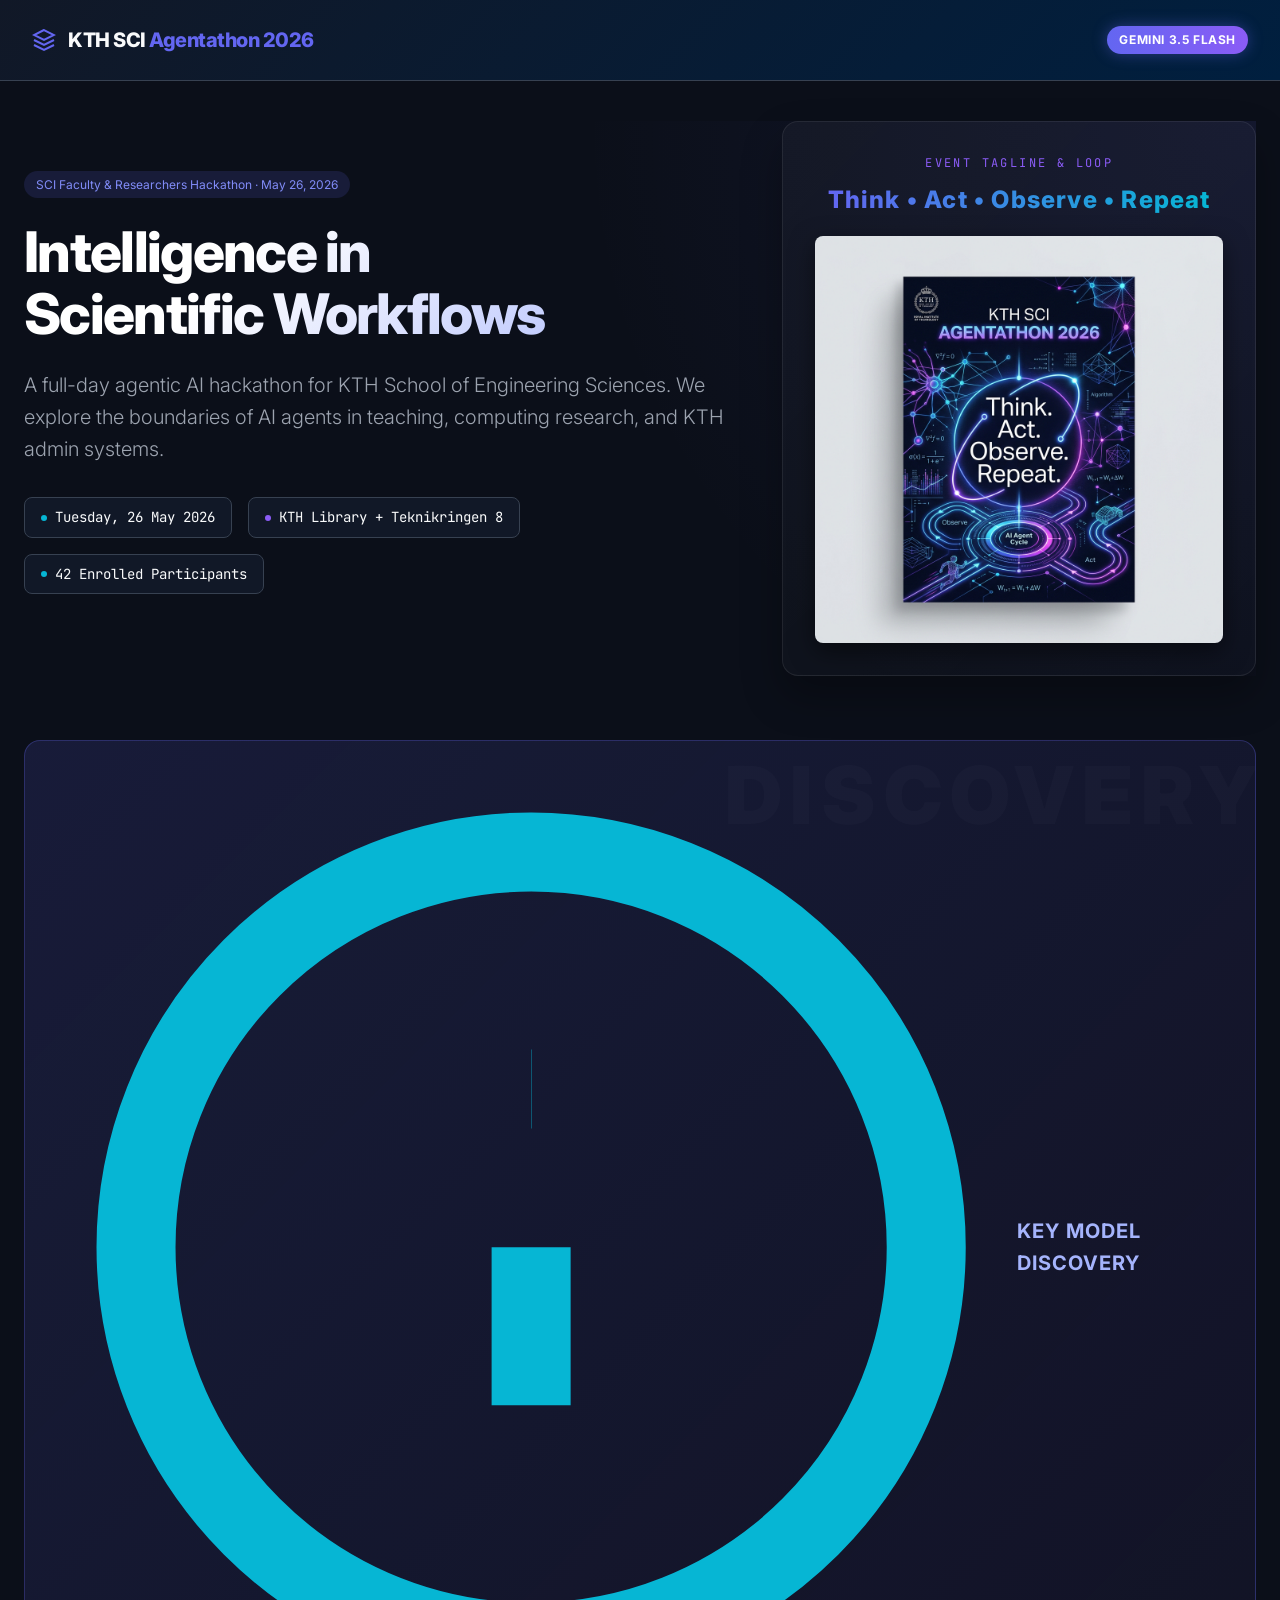
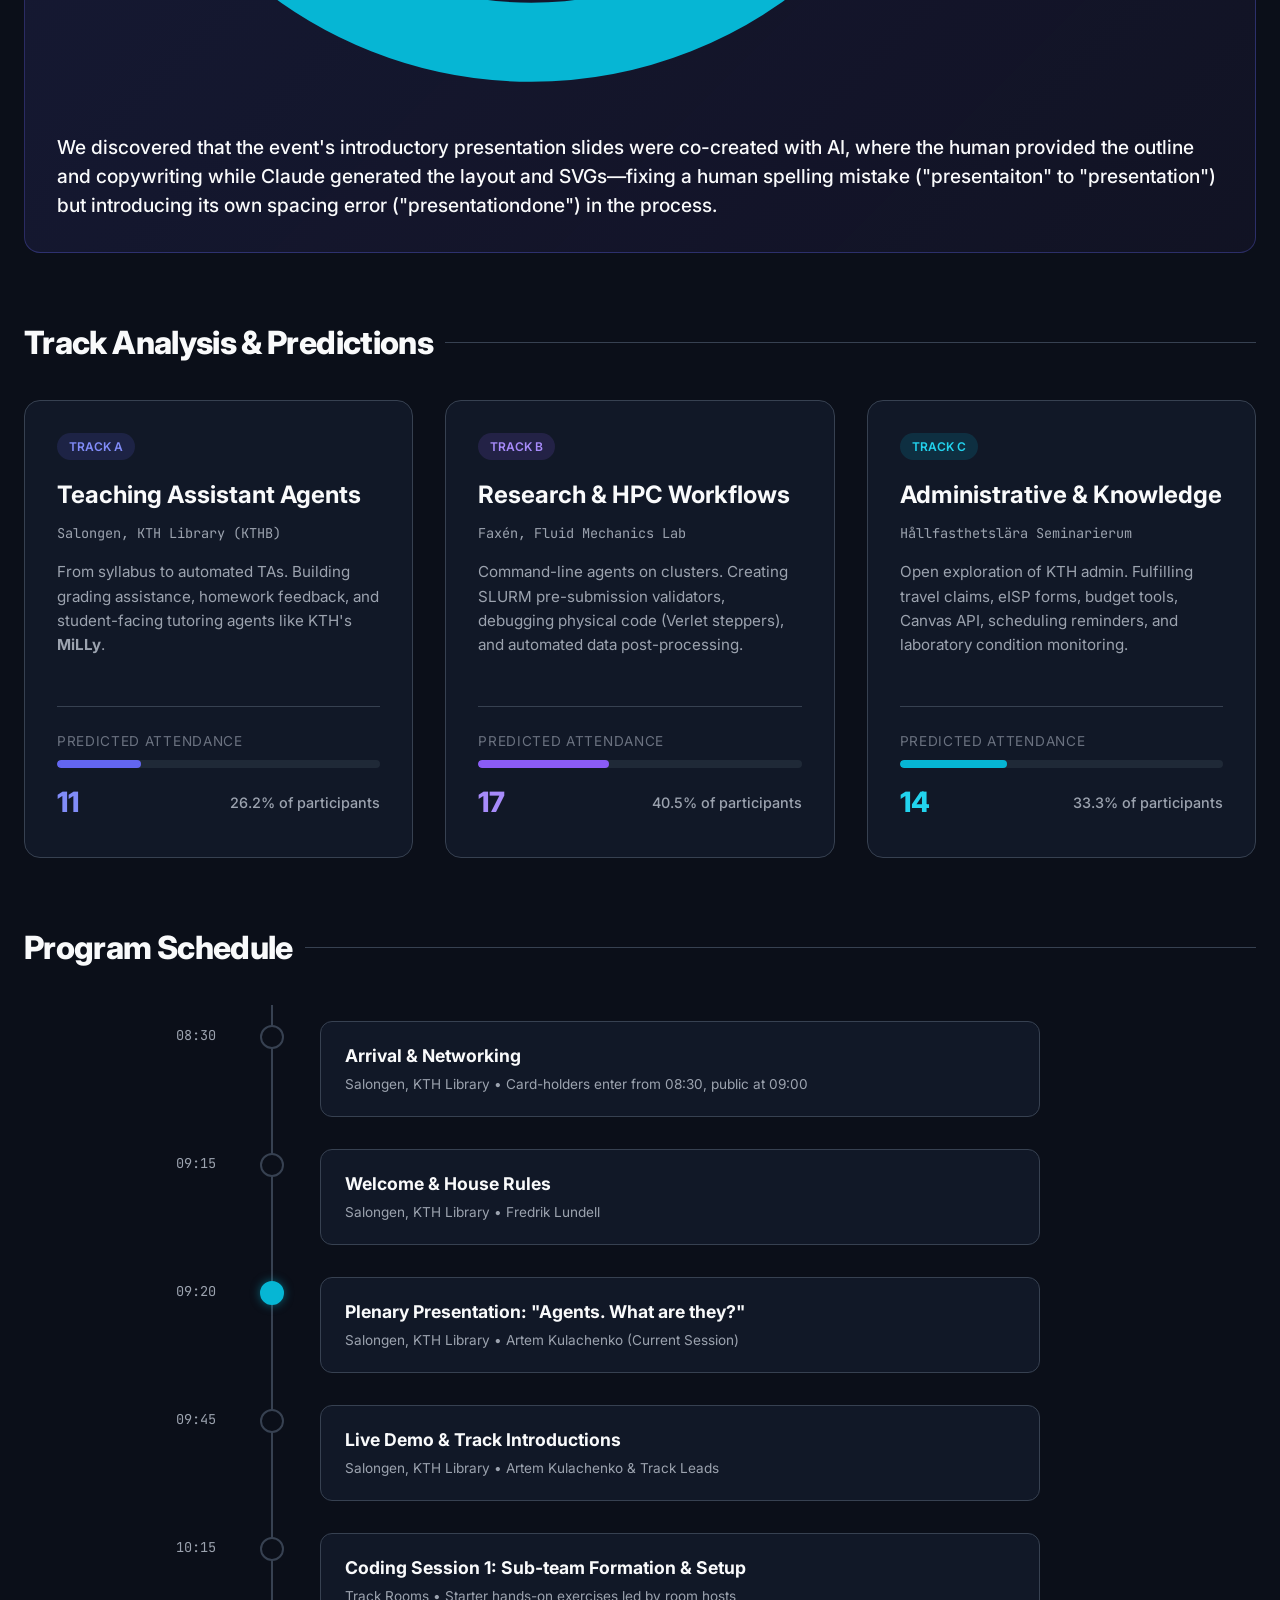
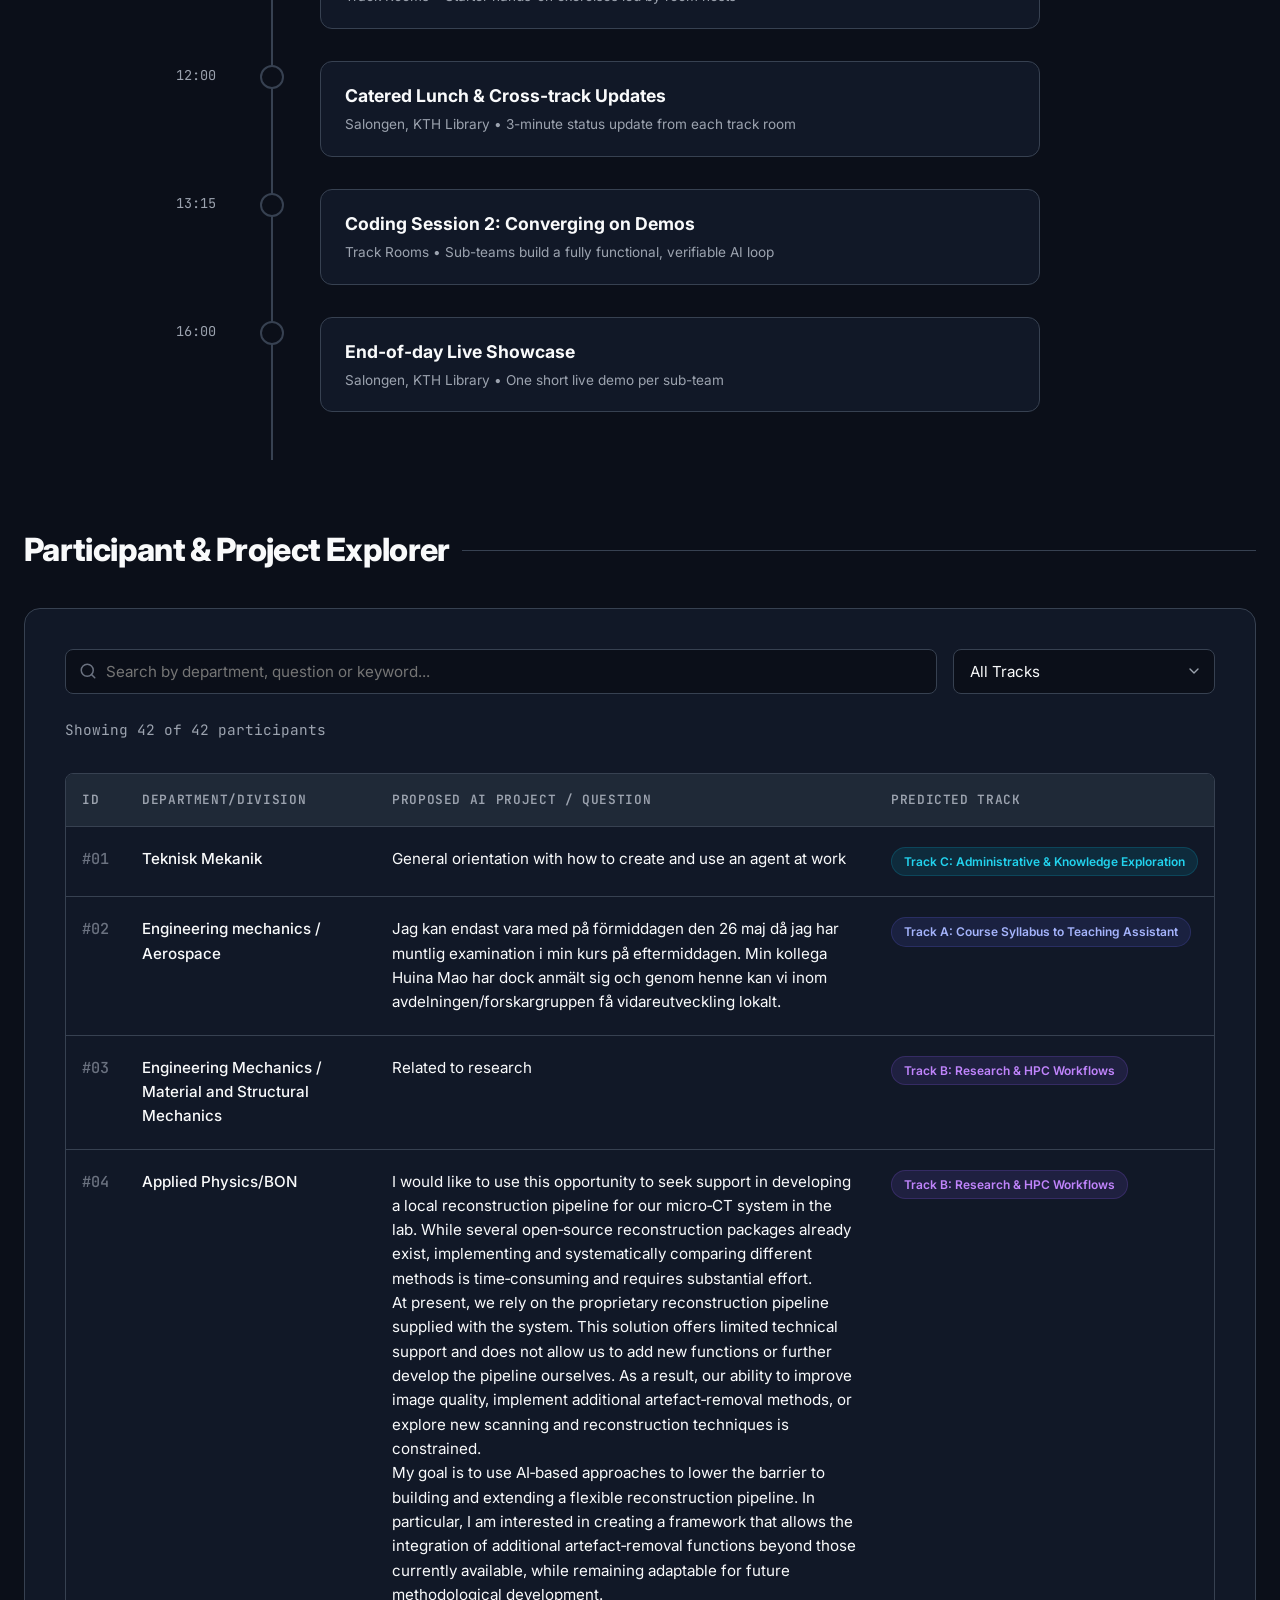
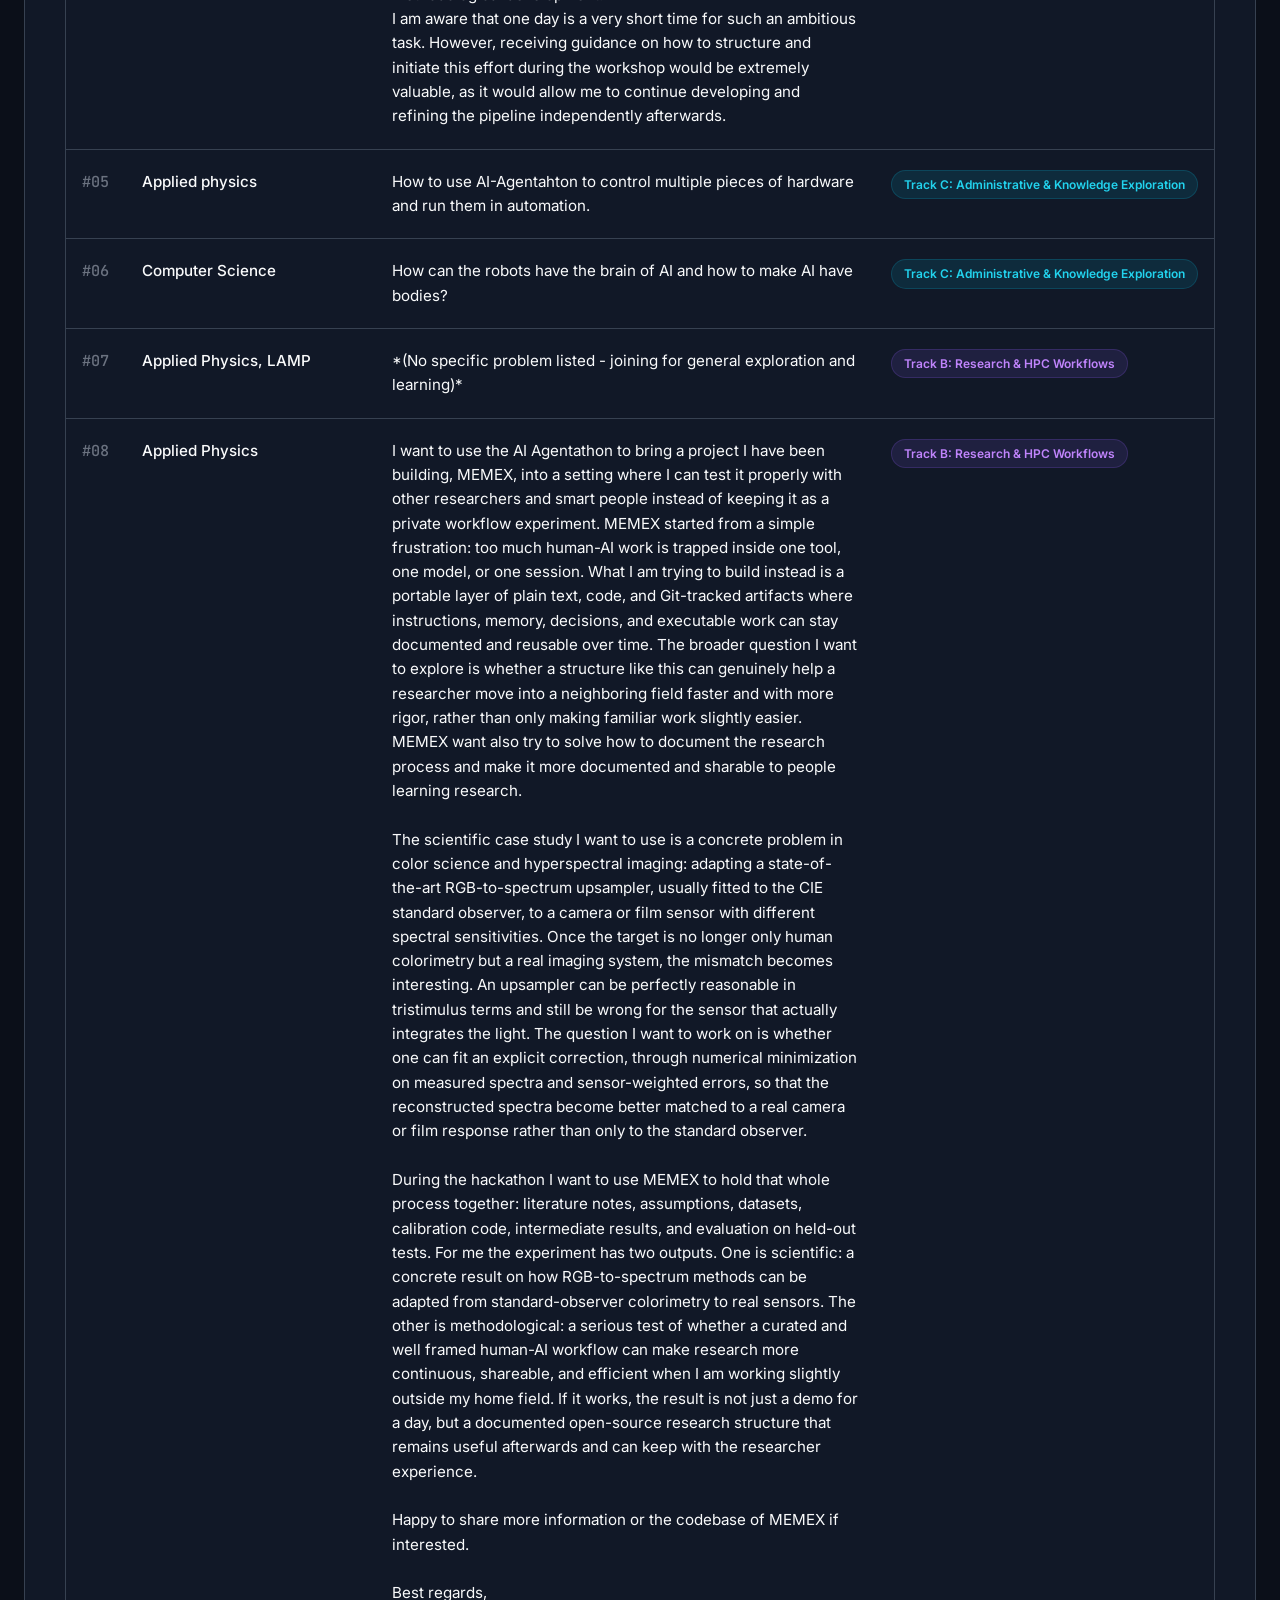
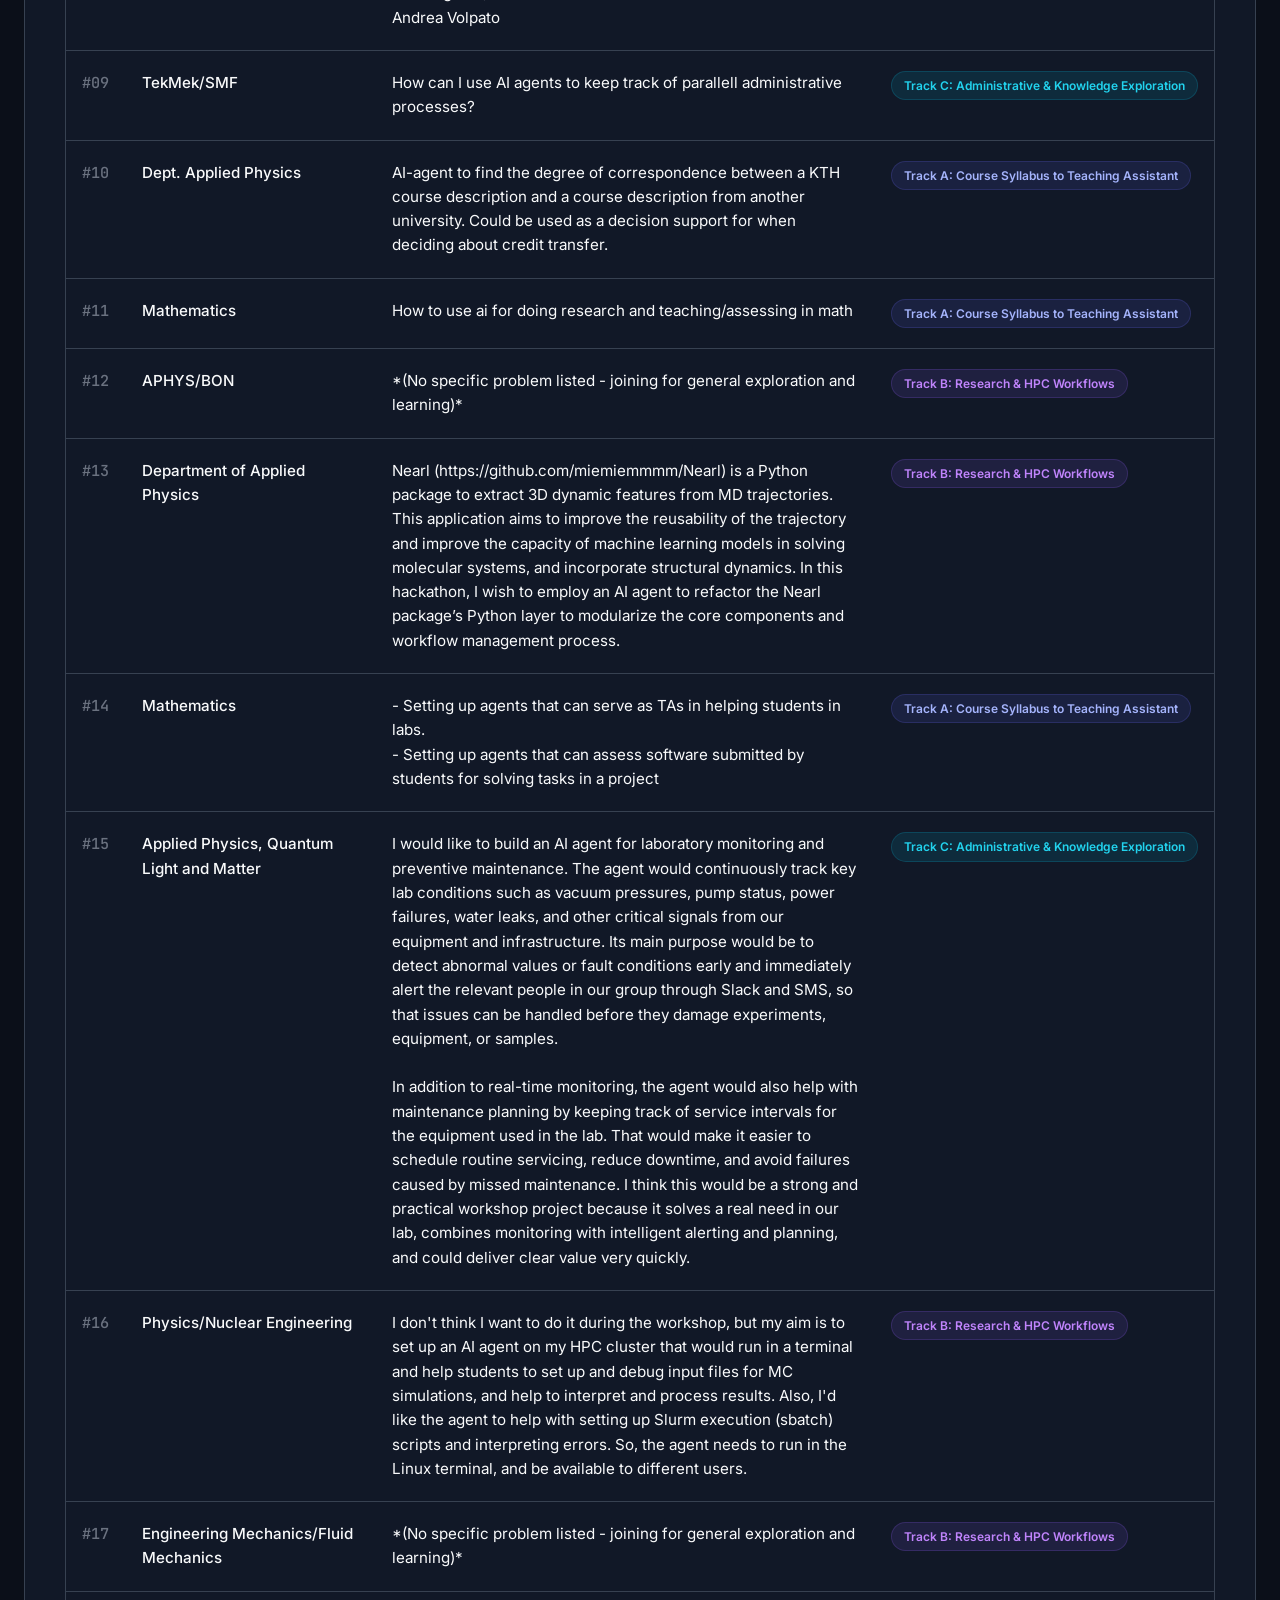
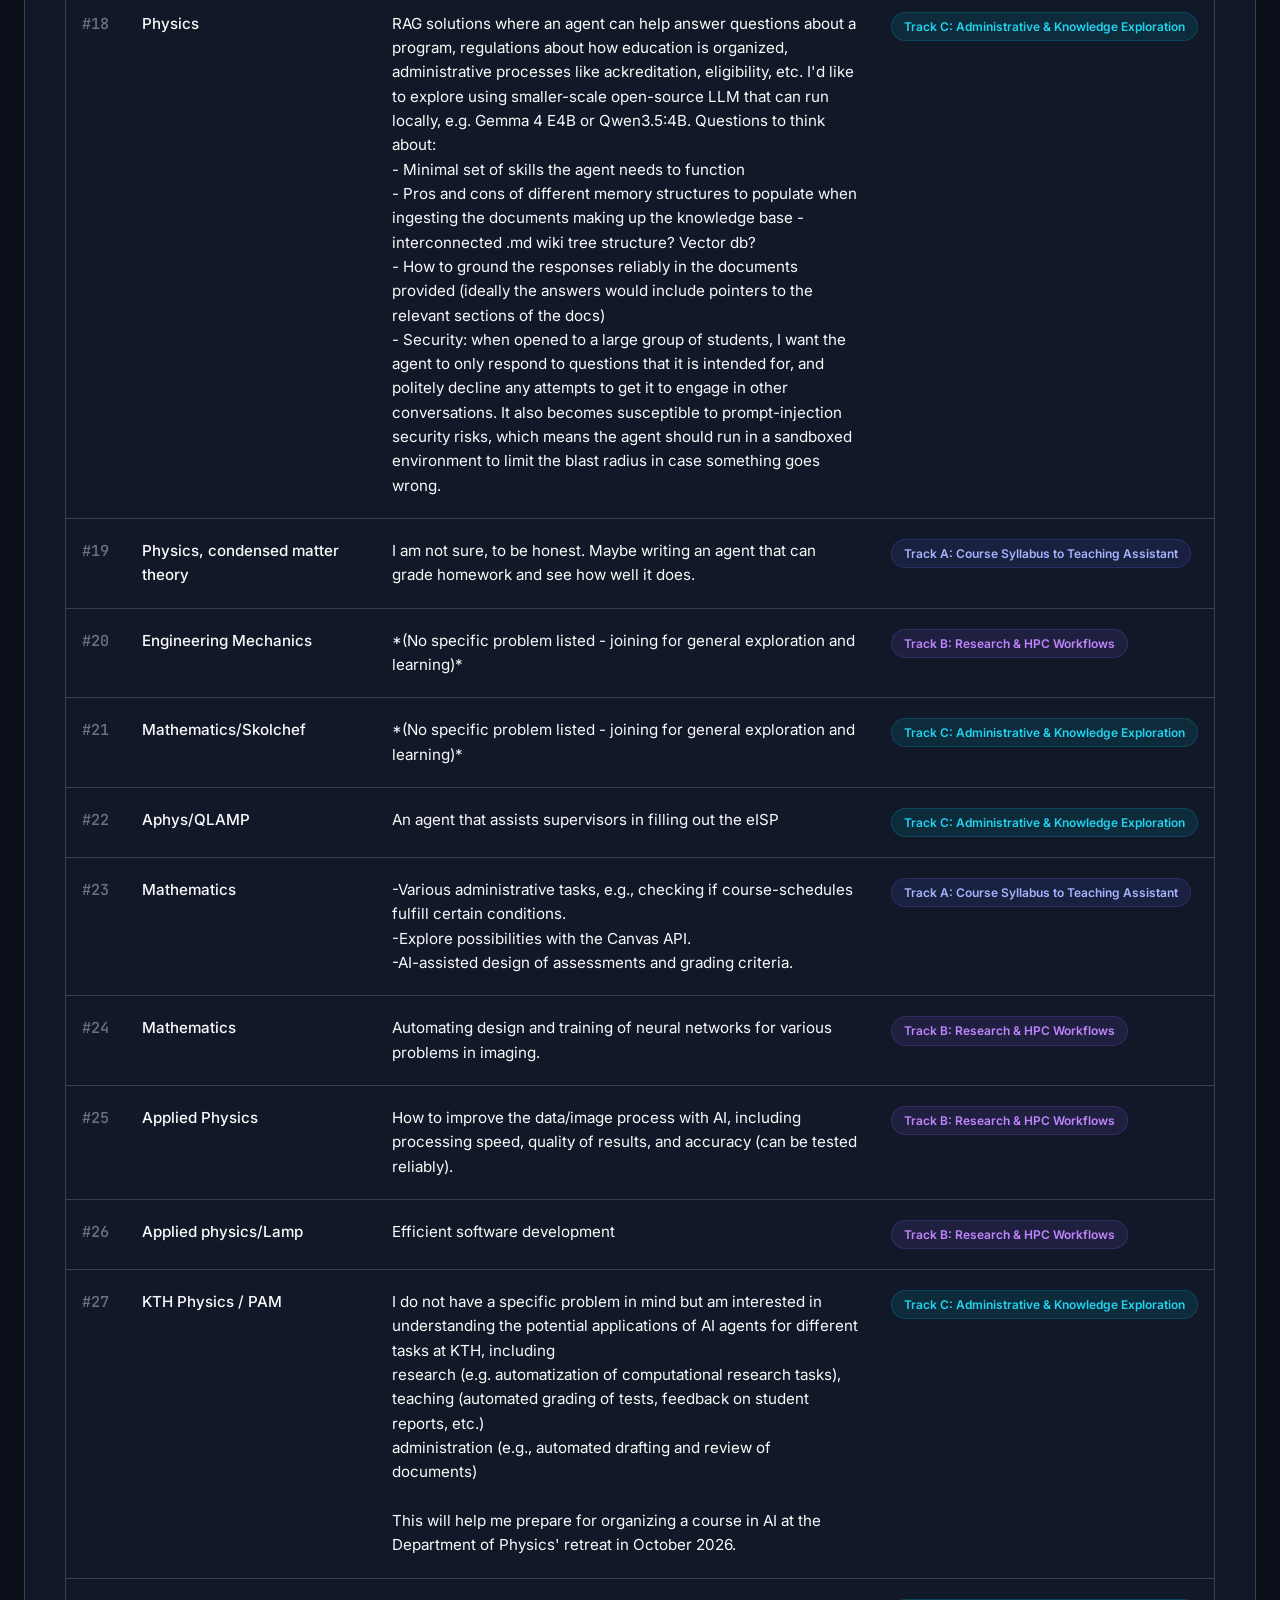
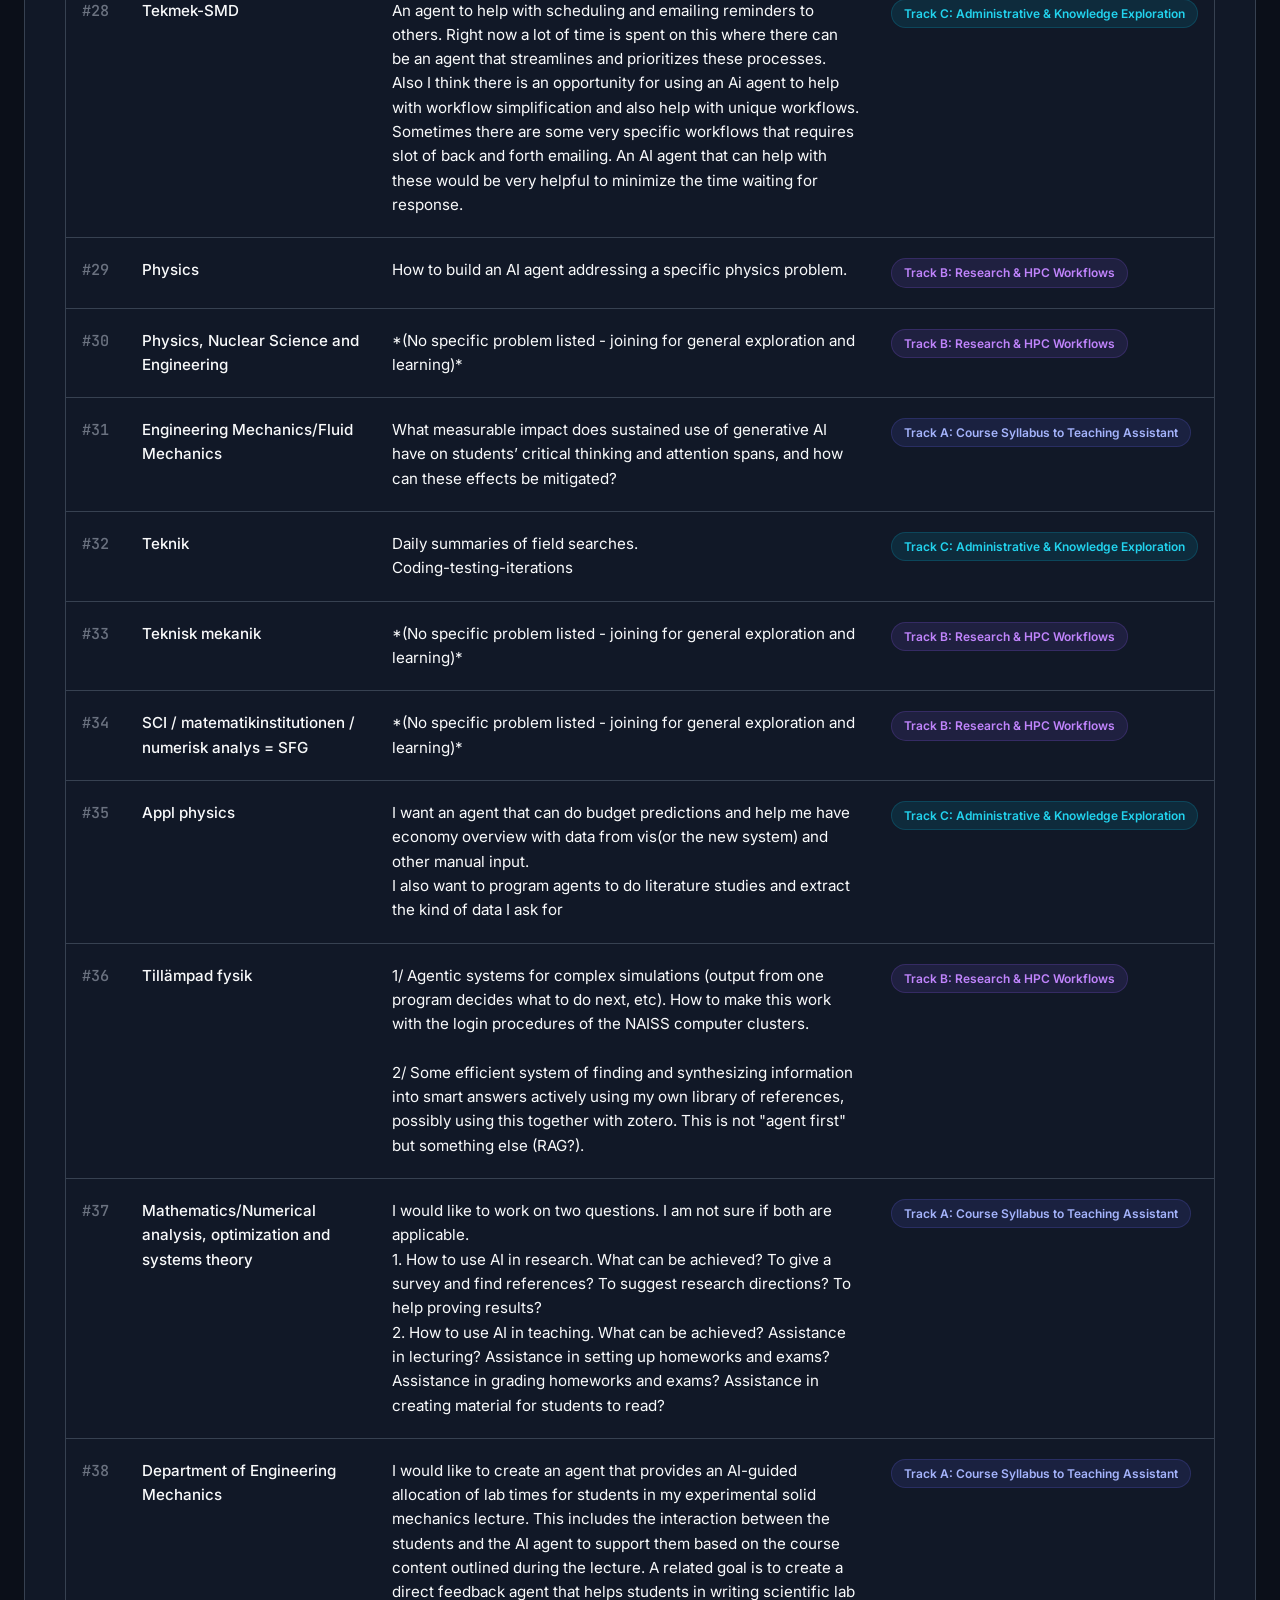
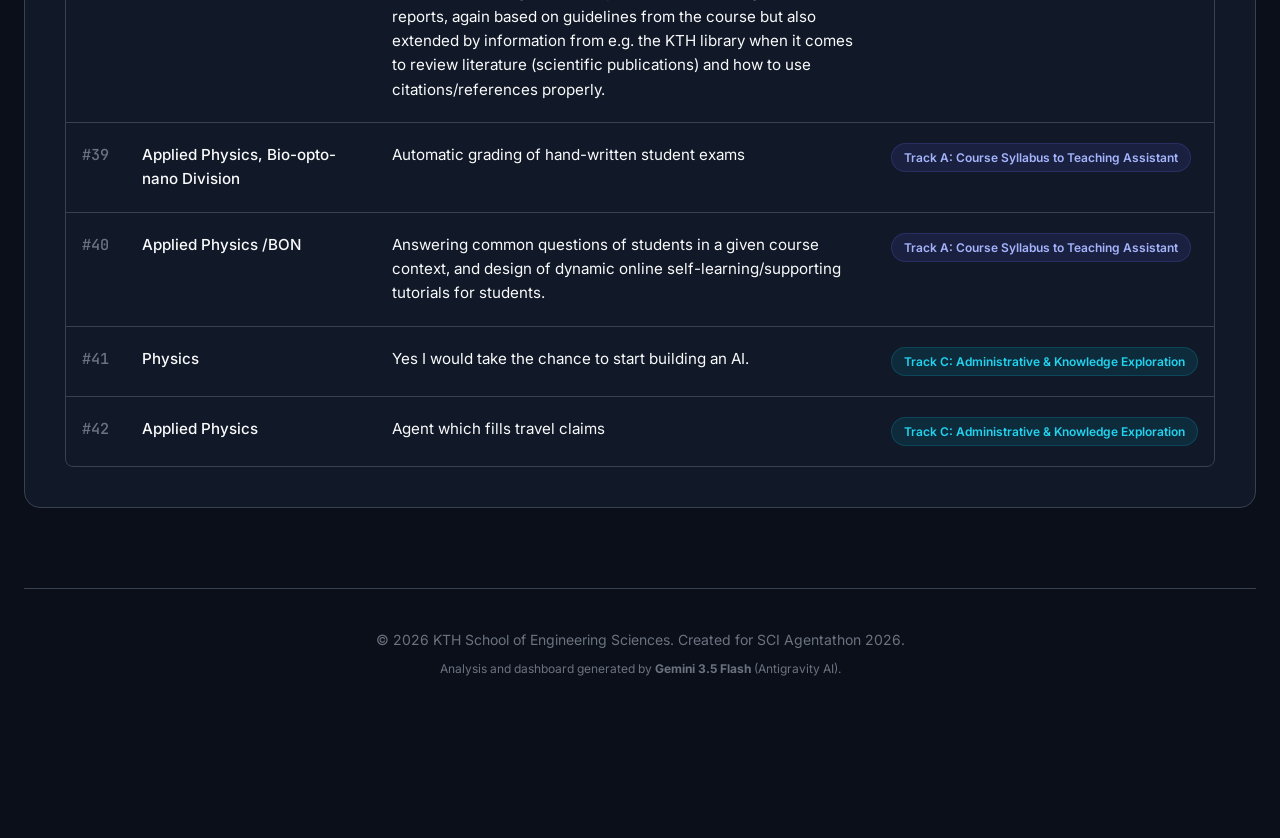
<file: demo/agentathon_summary_gemini_3_5_flash.html>
<!DOCTYPE html>
<html lang="en">
<head>
    <meta charset="utf-8">
    <meta name="viewport" content="width=device-width, initial-scale=1.0">
    <title>KTH SCI Agentathon 2026 Summary · Gemini 3.5 Flash</title>
    <!-- Google Fonts Inter & JetBrains Mono -->
    <link rel="stylesheet" href="https://fonts.googleapis.com/css2?family=Inter:wght@300;400;500;600;700;800&family=JetBrains+Mono:wght@400;500&display=swap">
    <style>
        :root {
            --bg-primary: #0b0f19;
            --bg-secondary: #111827;
            --bg-tertiary: #1f2937;
            --text-primary: #f9fafb;
            --text-secondary: #9ca3af;
            --text-muted: #6b7280;
            --accent-blue: #6366f1;
            --accent-purple: #8b5cf6;
            --accent-cyan: #06b6d4;
            --accent-pink: #ec4899;
            --border-color: #374151;
            --kth-blue: #004791;
        }

        * {
            box-sizing: border-box;
            margin: 0;
            padding: 0;
        }

        body {
            font-family: 'Inter', -apple-system, sans-serif;
            background-color: var(--bg-primary);
            color: var(--text-primary);
            line-height: 1.6;
            overflow-x: hidden;
            padding-bottom: 5rem;
        }

        /* Custom Scrollbar */
        ::-webkit-scrollbar {
            width: 8px;
        }
        ::-webkit-scrollbar-track {
            background: var(--bg-primary);
        }
        ::-webkit-scrollbar-thumb {
            background: var(--border-color);
            border-radius: 4px;
        }
        ::-webkit-scrollbar-thumb:hover {
            background: var(--accent-blue);
        }

        header {
            background: linear-gradient(135deg, var(--bg-secondary) 0%, #001f3f 100%);
            border-bottom: 1px solid var(--border-color);
            padding: 1.5rem 2rem;
            position: sticky;
            top: 0;
            z-index: 100;
            backdrop-filter: blur(10px);
            background-opacity: 0.9;
        }

        .nav-container {
            max-w: 1200px;
            margin: 0 auto;
            display: flex;
            justify-content: space-between;
            align-items: center;
        }

        .logo {
            display: flex;
            align-items: center;
            gap: 0.75rem;
            font-size: 1.25rem;
            font-weight: 800;
            letter-spacing: -0.025em;
            color: var(--text-primary);
            text-decoration: none;
        }

        .logo svg {
            fill: none;
            stroke: var(--accent-blue);
            stroke-width: 2;
        }

        .logo-text span {
            color: var(--accent-blue);
        }

        .model-badge {
            background: linear-gradient(90deg, var(--accent-blue), var(--accent-purple));
            color: white;
            font-size: 0.75rem;
            font-weight: 700;
            padding: 0.25rem 0.75rem;
            border-radius: 9999px;
            text-transform: uppercase;
            letter-spacing: 0.05em;
            box-shadow: 0 0 15px rgba(99, 102, 241, 0.4);
        }

        .container {
            max-w: 1200px;
            margin: 2.5rem auto;
            padding: 0 1.5rem;
        }

        /* Hero Section */
        .hero {
            display: grid;
            grid-template-columns: 1.2fr 0.8fr;
            gap: 3rem;
            align-items: center;
            margin-bottom: 4rem;
            background: radial-gradient(circle at top right, rgba(99, 102, 241, 0.1), transparent 50%);
        }

        @media (max-width: 900px) {
            .hero {
                grid-template-columns: 1fr;
                gap: 2rem;
            }
        }

        .hero-text h1 {
            font-size: 3.5rem;
            font-weight: 800;
            line-height: 1.1;
            margin-bottom: 1.5rem;
            letter-spacing: -0.03em;
            background: linear-gradient(135deg, #ffffff 30%, #a5b4fc 100%);
            -webkit-background-clip: text;
            -webkit-text-clip: text;
            -webkit-text-fill-color: transparent;
            color: transparent;
        }

        .hero-text p {
            font-size: 1.25rem;
            color: var(--text-secondary);
            margin-bottom: 2rem;
            font-weight: 300;
        }

        .hero-meta {
            display: flex;
            flex-wrap: wrap;
            gap: 1rem;
            margin-bottom: 2rem;
        }

        .meta-tag {
            background-color: var(--bg-secondary);
            border: 1px solid var(--border-color);
            padding: 0.5rem 1rem;
            border-radius: 8px;
            font-size: 0.875rem;
            font-family: 'JetBrains Mono', monospace;
            display: flex;
            align-items: center;
            gap: 0.5rem;
        }

        .meta-tag::before {
            content: '';
            display: inline-block;
            width: 6px;
            height: 6px;
            background-color: var(--accent-cyan);
            border-radius: 50%;
        }

        .meta-tag.venue::before {
            background-color: var(--accent-purple);
        }

        .slogan-card {
            background: linear-gradient(135deg, rgba(255, 255, 255, 0.03), rgba(255, 255, 255, 0.01));
            border: 1px solid rgba(255, 255, 255, 0.08);
            border-radius: 16px;
            padding: 2rem;
            position: relative;
            overflow: hidden;
            display: flex;
            flex-direction: column;
            align-items: center;
            text-align: center;
            box-shadow: 0 20px 40px rgba(0, 0, 0, 0.3);
            transition: transform 0.3s ease, box-shadow 0.3s ease;
        }

        .slogan-card:hover {
            transform: translateY(-5px);
            box-shadow: 0 30px 60px rgba(99, 102, 241, 0.15);
            border-color: rgba(99, 102, 241, 0.3);
        }

        .slogan-image {
            width: 100%;
            border-radius: 8px;
            margin-top: 1rem;
            box-shadow: 0 8px 24px rgba(0,0,0,0.5);
            transition: transform 0.5s ease;
        }

        .slogan-card:hover .slogan-image {
            transform: scale(1.02);
        }

        .slogan-label {
            font-size: 0.75rem;
            font-family: 'JetBrains Mono', monospace;
            color: var(--accent-purple);
            text-transform: uppercase;
            letter-spacing: 0.2em;
            margin-bottom: 0.5rem;
        }

        .slogan-text {
            font-size: 1.5rem;
            font-weight: 800;
            letter-spacing: 0.05em;
            background: linear-gradient(90deg, var(--accent-blue), var(--accent-cyan));
            -webkit-background-clip: text;
            -webkit-text-clip: text;
            -webkit-text-fill-color: transparent;
            color: transparent;
        }

        /* Discovery Section */
        .discovery-box {
            background: linear-gradient(135deg, rgba(99, 102, 241, 0.15) 0%, rgba(139, 92, 246, 0.05) 100%);
            border: 1px solid rgba(99, 102, 241, 0.3);
            padding: 2rem;
            border-radius: 16px;
            margin-bottom: 4rem;
            position: relative;
            overflow: hidden;
        }

        .discovery-box::after {
            content: 'DISCOVERY';
            position: absolute;
            top: -10px;
            right: -10px;
            font-size: 5rem;
            font-weight: 900;
            color: rgba(255, 255, 255, 0.02);
            letter-spacing: 0.1em;
            pointer-events: none;
            user-select: none;
        }

        .discovery-title {
            display: flex;
            align-items: center;
            gap: 0.75rem;
            font-size: 1.25rem;
            font-weight: 700;
            color: #a5b4fc;
            margin-bottom: 0.75rem;
            text-transform: uppercase;
            letter-spacing: 0.05em;
        }

        .discovery-title svg {
            width: 24;
            height: 24;
            stroke: var(--accent-cyan);
            fill: none;
            stroke-width: 2;
        }

        .discovery-text {
            font-size: 1.2rem;
            color: var(--text-primary);
            font-weight: 500;
            line-height: 1.5;
        }

        /* Track Analysis Dashboard */
        .section-title {
            font-size: 2rem;
            font-weight: 800;
            letter-spacing: -0.02em;
            margin-bottom: 2rem;
            display: flex;
            align-items: center;
            gap: 0.75rem;
        }

        .section-title::after {
            content: '';
            flex-grow: 1;
            height: 1px;
            background-color: var(--border-color);
        }

        .track-grid {
            display: grid;
            grid-template-columns: repeat(auto-fit, minmax(320px, 1fr));
            gap: 2rem;
            margin-bottom: 4rem;
        }

        .track-card-info {
            background-color: var(--bg-secondary);
            border: 1px solid var(--border-color);
            border-radius: 16px;
            padding: 2rem;
            display: flex;
            flex-direction: column;
            justify-content: space-between;
            position: relative;
            overflow: hidden;
            transition: transform 0.3s ease, border-color 0.3s ease;
        }

        .track-card-info:hover {
            transform: translateY(-4px);
            border-color: var(--accent-blue);
        }

        .track-card-info.track-a:hover { border-color: var(--accent-blue); }
        .track-card-info.track-b:hover { border-color: var(--accent-purple); }
        .track-card-info.track-c:hover { border-color: var(--accent-cyan); }

        .track-card-header {
            margin-bottom: 1.5rem;
        }

        .track-badge-mini {
            display: inline-block;
            font-size: 0.75rem;
            font-weight: 600;
            padding: 0.25rem 0.75rem;
            border-radius: 9999px;
            margin-bottom: 1rem;
            text-transform: uppercase;
        }

        .track-a .track-badge-mini { background-color: rgba(99, 102, 241, 0.15); color: #818cf8; }
        .track-b .track-badge-mini { background-color: rgba(139, 92, 246, 0.15); color: #a78bfa; }
        .track-c .track-badge-mini { background-color: rgba(6, 182, 212, 0.15); color: #22d3ee; }

        .track-name {
            font-size: 1.5rem;
            font-weight: 700;
            margin-bottom: 0.5rem;
        }

        .track-room {
            font-size: 0.85rem;
            color: var(--text-secondary);
            font-family: 'JetBrains Mono', monospace;
            margin-bottom: 1rem;
        }

        .track-desc {
            color: var(--text-secondary);
            font-size: 0.95rem;
            margin-bottom: 1.5rem;
        }

        .track-stats {
            border-top: 1px solid var(--border-color);
            padding-top: 1.5rem;
            margin-top: auto;
        }

        .stat-label {
            font-size: 0.85rem;
            color: var(--text-muted);
            text-transform: uppercase;
            letter-spacing: 0.05em;
            margin-bottom: 0.5rem;
        }

        .stat-bar-container {
            width: 100%;
            height: 8px;
            background-color: var(--bg-tertiary);
            border-radius: 9999px;
            overflow: hidden;
            margin-bottom: 0.75rem;
        }

        .stat-bar {
            height: 100%;
            border-radius: 9999px;
            transition: width 1s ease-out;
        }

        .track-a .stat-bar { background-color: var(--accent-blue); }
        .track-b .stat-bar { background-color: var(--accent-purple); }
        .track-c .stat-bar { background-color: var(--accent-cyan); }

        .stat-values {
            display: flex;
            justify-content: space-between;
            align-items: center;
        }

        .stat-count {
            font-size: 1.75rem;
            font-weight: 800;
        }

        .track-a .stat-count { color: #818cf8; }
        .track-b .stat-count { color: #a78bfa; }
        .track-c .stat-count { color: #22d3ee; }

        .stat-pct {
            font-size: 0.9rem;
            color: var(--text-secondary);
            font-weight: 500;
        }

        /* Timeline / Schedule Section */
        .timeline {
            position: relative;
            max-width: 800px;
            margin: 0 auto 4rem auto;
            padding: 1rem 0;
        }

        .timeline::before {
            content: '';
            position: absolute;
            left: 31px;
            top: 0;
            bottom: 0;
            width: 2px;
            background-color: var(--border-color);
        }

        .timeline-item {
            position: relative;
            padding-left: 5rem;
            margin-bottom: 2rem;
            transition: transform 0.2s ease;
        }

        .timeline-item:hover {
            transform: translateX(5px);
        }

        .timeline-marker {
            position: absolute;
            left: 20px;
            top: 4px;
            width: 24px;
            height: 24px;
            border-radius: 50%;
            background-color: var(--bg-primary);
            border: 2px solid var(--border-color);
            display: flex;
            align-items: center;
            justify-content: center;
            z-index: 10;
            transition: border-color 0.3s ease, background-color 0.3s ease;
        }

        .timeline-item:hover .timeline-marker {
            border-color: var(--accent-blue);
            background-color: var(--accent-blue);
        }

        .timeline-item.active .timeline-marker {
            border-color: var(--accent-cyan);
            background-color: var(--accent-cyan);
            box-shadow: 0 0 10px rgba(6, 182, 212, 0.5);
        }

        .timeline-time {
            position: absolute;
            left: -80px;
            top: 4px;
            width: 80px;
            font-family: 'JetBrains Mono', monospace;
            font-size: 0.85rem;
            color: var(--text-secondary);
            text-align: right;
            padding-right: 1.5rem;
        }

        .timeline-content {
            background-color: var(--bg-secondary);
            border: 1px solid var(--border-color);
            padding: 1.25rem 1.5rem;
            border-radius: 12px;
        }

        .timeline-title {
            font-size: 1.1rem;
            font-weight: 700;
            margin-bottom: 0.25rem;
        }

        .timeline-subtitle {
            font-size: 0.85rem;
            color: var(--text-secondary);
        }

        /* Participant Explorer */
        .explorer-card {
            background-color: var(--bg-secondary);
            border: 1px solid var(--border-color);
            border-radius: 16px;
            padding: 2.5rem;
        }

        .explorer-header {
            display: flex;
            flex-direction: column;
            gap: 1.5rem;
            margin-bottom: 2rem;
        }

        .search-controls {
            display: flex;
            gap: 1rem;
            flex-wrap: wrap;
        }

        .search-input-container {
            position: relative;
            flex-grow: 1;
            min-width: 250px;
        }

        .search-input {
            width: 100%;
            background-color: var(--bg-primary);
            border: 1px solid var(--border-color);
            border-radius: 8px;
            padding: 0.75rem 1rem 0.75rem 2.5rem;
            color: var(--text-primary);
            font-family: inherit;
            font-size: 0.95rem;
            transition: border-color 0.3s ease, box-shadow 0.3s ease;
        }

        .search-input:focus {
            outline: none;
            border-color: var(--accent-blue);
            box-shadow: 0 0 0 3px rgba(99, 102, 241, 0.25);
        }

        .search-icon {
            position: absolute;
            left: 0.875rem;
            top: 50%;
            transform: translateY(-50%);
            stroke: var(--text-muted);
            pointer-events: none;
        }

        .filter-select {
            background-color: var(--bg-primary);
            border: 1px solid var(--border-color);
            border-radius: 8px;
            padding: 0.75rem 2rem 0.75rem 1rem;
            color: var(--text-primary);
            font-family: inherit;
            font-size: 0.95rem;
            cursor: pointer;
            outline: none;
            appearance: none;
            background-image: url("data:image/svg+xml;charset=UTF-8,%3csvg xmlns='http://www.w3.org/2000/svg' viewBox='0 0 24 24' fill='none' stroke='%239ca3af' stroke-width='2' stroke-linecap='round' stroke-linejoin='round'%3e%3cpolyline points='6 9 12 15 18 9'%3e%3c/polyline%3e%3c/svg%3e");
            background-repeat: no-repeat;
            background-position: right 0.75rem center;
            background-size: 1rem;
        }

        .filter-select:focus {
            border-color: var(--accent-blue);
        }

        .results-count {
            font-size: 0.9rem;
            color: var(--text-secondary);
            font-family: 'JetBrains Mono', monospace;
        }

        .participants-table-container {
            width: 100%;
            overflow-x: auto;
            border: 1px solid var(--border-color);
            border-radius: 8px;
        }

        .participants-table {
            width: 100%;
            border-collapse: collapse;
            text-align: left;
            font-size: 0.95rem;
        }

        .participants-table th {
            background-color: var(--bg-tertiary);
            padding: 1rem;
            font-weight: 600;
            border-bottom: 1px solid var(--border-color);
            font-family: 'JetBrains Mono', monospace;
            font-size: 0.8rem;
            text-transform: uppercase;
            letter-spacing: 0.05em;
            color: var(--text-secondary);
        }

        .participants-table td {
            padding: 1.25rem 1rem;
            border-bottom: 1px solid var(--border-color);
            vertical-align: top;
        }

        .participants-table tr:last-child td {
            border-bottom: none;
        }

        .participants-table tr:hover td {
            background-color: rgba(255, 255, 255, 0.01);
        }

        .id-cell {
            font-family: 'JetBrains Mono', monospace;
            color: var(--text-muted);
            font-weight: 500;
        }

        .dept-cell {
            font-weight: 500;
            min-width: 180px;
        }

        .q-cell {
            color: var(--text-primary);
            max-width: 500px;
            word-wrap: break-word;
            white-space: pre-line;
        }

        .track-cell span {
            display: inline-block;
            font-size: 0.75rem;
            font-weight: 600;
            padding: 0.25rem 0.75rem;
            border-radius: 9999px;
            white-space: nowrap;
        }

        .track-cell-a { background-color: rgba(99, 102, 241, 0.12); color: #a5b4fc; border: 1px solid rgba(99, 102, 241, 0.2); }
        .track-cell-b { background-color: rgba(139, 92, 246, 0.12); color: #c084fc; border: 1px solid rgba(139, 92, 246, 0.2); }
        .track-cell-c { background-color: rgba(6, 182, 212, 0.12); color: #22d3ee; border: 1px solid rgba(6, 182, 212, 0.2); }

        footer {
            margin-top: 5rem;
            border-top: 1px solid var(--border-color);
            padding: 2.5rem 0;
            text-align: center;
            color: var(--text-muted);
            font-size: 0.875rem;
        }

        footer a {
            color: var(--text-secondary);
            text-decoration: none;
        }

        footer a:hover {
            color: var(--accent-blue);
        }
    </style>
</head>
<body>

    <header>
        <div class="nav-container">
            <a href="#" class="logo">
                <svg width="24" height="24" viewBox="0 0 24 24" fill="none" stroke="currentColor" stroke-width="2">
                    <path d="M12 2L2 7l10 5 10-5-10-5zM2 17l10 5 10-5M2 12l10 5 10-5"/>
                </svg>
                <div class="logo-text">KTH SCI <span>Agentathon 2026</span></div>
            </a>
            <div class="model-badge">Gemini 3.5 Flash</div>
        </div>
    </header>

    <div class="container">
        
        <!-- Hero Section -->
        <section class="hero">
            <div class="hero-text">
                <div class="inline-flex items-center gap-2 bg-accent/20 text-accent-light text-xs font-semibold px-3 py-1 rounded-full mb-6 border border-accent/30" style="display:inline-block; background-color: rgba(99, 102, 241, 0.15); color: #818cf8; font-size:0.75rem; padding: 0.25rem 0.75rem; border-radius: 9999px; margin-bottom:1.5rem;">
                    SCI Faculty & Researchers Hackathon &middot; May 26, 2026
                </div>
                <h1>Intelligence in<br>Scientific Workflows</h1>
                <p>A full-day agentic AI hackathon for KTH School of Engineering Sciences. We explore the boundaries of AI agents in teaching, computing research, and KTH admin systems.</p>
                
                <div class="hero-meta">
                    <div class="meta-tag">Tuesday, 26 May 2026</div>
                    <div class="meta-tag venue">KTH Library + Teknikringen 8</div>
                    <div class="meta-tag">42 Enrolled Participants</div>
                </div>
            </div>
            
            <div class="slogan-card">
                <div class="slogan-label">Event Tagline & Loop</div>
                <div class="slogan-text">Think &bull; Act &bull; Observe &bull; Repeat</div>
                <!-- Slogan Artwork -->
                <img src="slogan_gemini_3_5_flash.png" alt="Think Act Observe Repeat Artwork" class="slogan-image">
            </div>
        </section>

        <!-- Discovery Box -->
        <section class="discovery-box">
            <div class="discovery-title">
                <svg viewBox="0 0 24 24">
                    <circle cx="12" cy="12" r="10"></circle>
                    <line x1="12" y1="16" x2="12" y2="12"></line>
                    <line x1="12" y1="8" x2="12.01" y2="8"></line>
                </svg>
                Key Model Discovery
            </div>
            <div class="discovery-text">
                We discovered that the event's introductory presentation slides were co-created with AI, where the human provided the outline and copywriting while Claude generated the layout and SVGs—fixing a human spelling mistake ("presentaiton" to "presentation") but introducing its own spacing error ("presentationdone") in the process.
            </div>
        </section>

        <!-- Track Breakdown Dashboard -->
        <section>
            <h2 class="section-title">Track Analysis & Predictions</h2>
            <div class="track-grid">
                
                <!-- Track A -->
                <div class="track-card-info track-a">
                    <div class="track-card-header">
                        <div class="track-badge-mini">Track A</div>
                        <h3 class="track-name">Teaching Assistant Agents</h3>
                        <div class="track-room">Salongen, KTH Library (KTHB)</div>
                        <p class="track-desc">From syllabus to automated TAs. Building grading assistance, homework feedback, and student-facing tutoring agents like KTH's <strong>MiLLy</strong>.</p>
                    </div>
                    <div class="track-stats">
                        <div class="stat-label">Predicted Attendance</div>
                        <div class="stat-bar-container">
                            <div class="stat-bar" style="width: 26%;"></div>
                        </div>
                        <div class="stat-values">
                            <div class="stat-count">11</div>
                            <div class="stat-pct">26.2% of participants</div>
                        </div>
                    </div>
                </div>

                <!-- Track B -->
                <div class="track-card-info track-b">
                    <div class="track-card-header">
                        <div class="track-badge-mini">Track B</div>
                        <h3 class="track-name">Research & HPC Workflows</h3>
                        <div class="track-room">Faxén, Fluid Mechanics Lab</div>
                        <p class="track-desc">Command-line agents on clusters. Creating SLURM pre-submission validators, debugging physical code (Verlet steppers), and automated data post-processing.</p>
                    </div>
                    <div class="track-stats">
                        <div class="stat-label">Predicted Attendance</div>
                        <div class="stat-bar-container">
                            <div class="stat-bar" style="width: 40.5%;"></div>
                        </div>
                        <div class="stat-values">
                            <div class="stat-count">17</div>
                            <div class="stat-pct">40.5% of participants</div>
                        </div>
                    </div>
                </div>

                <!-- Track C -->
                <div class="track-card-info track-c">
                    <div class="track-card-header">
                        <div class="track-badge-mini">Track C</div>
                        <h3 class="track-name">Administrative & Knowledge</h3>
                        <div class="track-room">Hållfasthetslära Seminarierum</div>
                        <p class="track-desc">Open exploration of KTH admin. Fulfilling travel claims, eISP forms, budget tools, Canvas API, scheduling reminders, and laboratory condition monitoring.</p>
                    </div>
                    <div class="track-stats">
                        <div class="stat-label">Predicted Attendance</div>
                        <div class="stat-bar-container">
                            <div class="stat-bar" style="width: 33.3%;"></div>
                        </div>
                        <div class="stat-values">
                            <div class="stat-count">14</div>
                            <div class="stat-pct">33.3% of participants</div>
                        </div>
                    </div>
                </div>

            </div>
        </section>

        <!-- Interactive Schedule Section -->
        <section>
            <h2 class="section-title">Program Schedule</h2>
            <div class="timeline">
                <div class="timeline-item">
                    <div class="timeline-marker"></div>
                    <div class="timeline-time">08:30</div>
                    <div class="timeline-content">
                        <div class="timeline-title">Arrival & Networking</div>
                        <div class="timeline-subtitle">Salongen, KTH Library &bull; Card-holders enter from 08:30, public at 09:00</div>
                    </div>
                </div>
                
                <div class="timeline-item">
                    <div class="timeline-marker"></div>
                    <div class="timeline-time">09:15</div>
                    <div class="timeline-content">
                        <div class="timeline-title">Welcome & House Rules</div>
                        <div class="timeline-subtitle">Salongen, KTH Library &bull; Fredrik Lundell</div>
                    </div>
                </div>

                <div class="timeline-item active">
                    <div class="timeline-marker"></div>
                    <div class="timeline-time">09:20</div>
                    <div class="timeline-content">
                        <div class="timeline-title">Plenary Presentation: "Agents. What are they?"</div>
                        <div class="timeline-subtitle">Salongen, KTH Library &bull; Artem Kulachenko (Current Session)</div>
                    </div>
                </div>

                <div class="timeline-item">
                    <div class="timeline-marker"></div>
                    <div class="timeline-time">09:45</div>
                    <div class="timeline-content">
                        <div class="timeline-title">Live Demo & Track Introductions</div>
                        <div class="timeline-subtitle">Salongen, KTH Library &bull; Artem Kulachenko & Track Leads</div>
                    </div>
                </div>

                <div class="timeline-item">
                    <div class="timeline-marker"></div>
                    <div class="timeline-time">10:15</div>
                    <div class="timeline-content">
                        <div class="timeline-title">Coding Session 1: Sub-team Formation & Setup</div>
                        <div class="timeline-subtitle">Track Rooms &bull; Starter hands-on exercises led by room hosts</div>
                    </div>
                </div>

                <div class="timeline-item">
                    <div class="timeline-marker"></div>
                    <div class="timeline-time">12:00</div>
                    <div class="timeline-content">
                        <div class="timeline-title">Catered Lunch & Cross-track Updates</div>
                        <div class="timeline-subtitle">Salongen, KTH Library &bull; 3-minute status update from each track room</div>
                    </div>
                </div>

                <div class="timeline-item">
                    <div class="timeline-marker"></div>
                    <div class="timeline-time">13:15</div>
                    <div class="timeline-content">
                        <div class="timeline-title">Coding Session 2: Converging on Demos</div>
                        <div class="timeline-subtitle">Track Rooms &bull; Sub-teams build a fully functional, verifiable AI loop</div>
                    </div>
                </div>

                <div class="timeline-item">
                    <div class="timeline-marker"></div>
                    <div class="timeline-time">16:00</div>
                    <div class="timeline-content">
                        <div class="timeline-title">End-of-day Live Showcase</div>
                        <div class="timeline-subtitle">Salongen, KTH Library &bull; One short live demo per sub-team</div>
                    </div>
                </div>
            </div>
        </section>

        <!-- Participant Explorer Section -->
        <section>
            <h2 class="section-title">Participant & Project Explorer</h2>
            <div class="explorer-card">
                <div class="explorer-header">
                    <div class="search-controls">
                        <div class="search-input-container">
                            <svg class="search-icon" width="18" height="18" viewBox="0 0 24 24" fill="none" stroke="currentColor" stroke-width="2" stroke-linecap="round" stroke-linejoin="round">
                                <circle cx="11" cy="11" r="8"></circle>
                                <line x1="21" y1="21" x2="16.65" y2="16.65"></line>
                            </svg>
                            <input type="text" id="searchInput" class="search-input" placeholder="Search by department, question or keyword...">
                        </div>
                        <select id="trackFilter" class="filter-select">
                            <option value="all">All Tracks</option>
                            <option value="a">Track A (Teaching)</option>
                            <option value="b">Track B (Research & HPC)</option>
                            <option value="c">Track C (Admin & Exploration)</option>
                        </select>
                    </div>
                    <div class="results-count">Showing <span id="displayedCount">42</span> of 42 participants</div>
                </div>

                <div class="participants-table-container">
                    <table class="participants-table">
                        <thead>
                            <tr>
                                <th style="width: 60px;">ID</th>
                                <th style="width: 250px;">Department/Division</th>
                                <th>Proposed AI Project / Question</th>
                                <th style="width: 220px;">Predicted Track</th>
                            </tr>
                        </thead>
                        <tbody id="participantsBody">
                            <!-- Populated by JavaScript -->
                        </tbody>
                    </table>
                </div>
            </div>
        </section>

        <footer>
            <p>&copy; 2026 KTH School of Engineering Sciences. Created for SCI Agentathon 2026.</p>
            <p style="margin-top: 0.5rem; font-size: 0.75rem;">Analysis and dashboard generated by <strong>Gemini 3.5 Flash</strong> (Antigravity AI).</p>
        </footer>

    </div>

    <script>
        // Data injected from pandas analysis
        const participantsData = [
  {
    "id": 1,
    "department": "Teknisk Mekanik",
    "question": "General orientation with how to create and use an agent at work",
    "track": "Track C: Administrative & Knowledge Exploration"
  },
  {
    "id": 2,
    "department": "Engineering mechanics / Aerospace",
    "question": "Jag kan endast vara med på förmiddagen den 26 maj då jag har muntlig examination i min kurs på eftermiddagen. Min kollega Huina Mao har dock anmält sig och genom henne kan vi inom avdelningen/forskargruppen få vidareutveckling lokalt.",
    "track": "Track A: Course Syllabus to Teaching Assistant"
  },
  {
    "id": 3,
    "department": "Engineering Mechanics / Material and Structural Mechanics",
    "question": "Related to research",
    "track": "Track B: Research & HPC Workflows"
  },
  {
    "id": 4,
    "department": "Applied Physics/BON",
    "question": "I would like to use this opportunity to seek support in developing a local reconstruction pipeline for our micro‑CT system in the lab. While several open‑source reconstruction packages already exist, implementing and systematically comparing different methods is time‑consuming and requires substantial effort.\nAt present, we rely on the proprietary reconstruction pipeline supplied with the system. This solution offers limited technical support and does not allow us to add new functions or further develop the pipeline ourselves. As a result, our ability to improve image quality, implement additional artefact‑removal methods, or explore new scanning and reconstruction techniques is constrained.\nMy goal is to use AI‑based approaches to lower the barrier to building and extending a flexible reconstruction pipeline. In particular, I am interested in creating a framework that allows the integration of additional artefact‑removal functions beyond those currently available, while remaining adaptable for future methodological development.\nI am aware that one day is a very short time for such an ambitious task. However, receiving guidance on how to structure and initiate this effort during the workshop would be extremely valuable, as it would allow me to continue developing and refining the pipeline independently afterwards.",
    "track": "Track B: Research & HPC Workflows"
  },
  {
    "id": 5,
    "department": "Applied physics",
    "question": "How to use AI-Agentahton to control multiple pieces of hardware and run them in automation.",
    "track": "Track C: Administrative & Knowledge Exploration"
  },
  {
    "id": 6,
    "department": "Computer Science",
    "question": "How can the robots have the brain of AI and how to make AI have bodies?",
    "track": "Track C: Administrative & Knowledge Exploration"
  },
  {
    "id": 7,
    "department": "Applied Physics, LAMP",
    "question": "*(No specific problem listed - joining for general exploration and learning)*",
    "track": "Track B: Research & HPC Workflows"
  },
  {
    "id": 8,
    "department": "Applied Physics",
    "question": "I want to use the AI Agentathon to bring a project I have been building, MEMEX, into a setting where I can test it properly with other researchers and smart people instead of keeping it as a private workflow experiment. MEMEX started from a simple frustration: too much human-AI work is trapped inside one tool, one model, or one session. What I am trying to build instead is a portable layer of plain text, code, and Git-tracked artifacts where instructions, memory, decisions, and executable work can stay documented and reusable over time. The broader question I want to explore is whether a structure like this can genuinely help a researcher move into a neighboring field faster and with more rigor, rather than only making familiar work slightly easier. MEMEX want also try to solve how to document the research process and make it more documented and sharable to people learning research.\n\nThe scientific case study I want to use is a concrete problem in color science and hyperspectral imaging: adapting a state-of-the-art RGB-to-spectrum upsampler, usually fitted to the CIE standard observer, to a camera or film sensor with different spectral sensitivities. Once the target is no longer only human colorimetry but a real imaging system, the mismatch becomes interesting. An upsampler can be perfectly reasonable in tristimulus terms and still be wrong for the sensor that actually integrates the light. The question I want to work on is whether one can fit an explicit correction, through numerical minimization on measured spectra and sensor-weighted errors, so that the reconstructed spectra become better matched to a real camera or film response rather than only to the standard observer.\n\nDuring the hackathon I want to use MEMEX to hold that whole process together: literature notes, assumptions, datasets, calibration code, intermediate results, and evaluation on held-out tests. For me the experiment has two outputs. One is scientific: a concrete result on how RGB-to-spectrum methods can be adapted from standard-observer colorimetry to real sensors. The other is methodological: a serious test of whether a curated and well framed human-AI workflow can make research more continuous, shareable, and efficient when I am working slightly outside my home field. If it works, the result is not just a demo for a day, but a documented open-source research structure that remains useful afterwards and can keep with the researcher experience.\n\nHappy to share more information or the codebase of MEMEX if interested.\n\nBest regards,\nAndrea Volpato",
    "track": "Track B: Research & HPC Workflows"
  },
  {
    "id": 9,
    "department": "TekMek/SMF",
    "question": "How can I use AI agents to keep track of parallell administrative processes?",
    "track": "Track C: Administrative & Knowledge Exploration"
  },
  {
    "id": 10,
    "department": "Dept. Applied Physics",
    "question": "AI-agent to find the degree of correspondence between a KTH course description and a course description from another university. Could be used as a decision support for when deciding about credit transfer.",
    "track": "Track A: Course Syllabus to Teaching Assistant"
  },
  {
    "id": 11,
    "department": "Mathematics",
    "question": "How to use ai for doing research and teaching/assessing in math",
    "track": "Track A: Course Syllabus to Teaching Assistant"
  },
  {
    "id": 12,
    "department": "APHYS/BON",
    "question": "*(No specific problem listed - joining for general exploration and learning)*",
    "track": "Track B: Research & HPC Workflows"
  },
  {
    "id": 13,
    "department": "Department of Applied Physics",
    "question": "Nearl (https://github.com/miemiemmmm/Nearl) is a Python package to extract 3D dynamic features from MD trajectories. This application aims to improve the reusability of the trajectory and improve the capacity of machine learning models in solving molecular systems, and incorporate structural dynamics. In this hackathon, I wish to employ an AI agent to refactor the Nearl package’s Python layer to modularize the core components and workflow management process.",
    "track": "Track B: Research & HPC Workflows"
  },
  {
    "id": 14,
    "department": "Mathematics",
    "question": "- Setting up agents that can serve as TAs in helping students in labs.\n- Setting up agents that can assess software submitted by students for solving tasks in a project",
    "track": "Track A: Course Syllabus to Teaching Assistant"
  },
  {
    "id": 15,
    "department": "Applied Physics, Quantum Light and Matter",
    "question": "I would like to build an AI agent for laboratory monitoring and preventive maintenance. The agent would continuously track key lab conditions such as vacuum pressures, pump status, power failures, water leaks, and other critical signals from our equipment and infrastructure. Its main purpose would be to detect abnormal values or fault conditions early and immediately alert the relevant people in our group through Slack and SMS, so that issues can be handled before they damage experiments, equipment, or samples.\n\nIn addition to real-time monitoring, the agent would also help with maintenance planning by keeping track of service intervals for the equipment used in the lab. That would make it easier to schedule routine servicing, reduce downtime, and avoid failures caused by missed maintenance. I think this would be a strong and practical workshop project because it solves a real need in our lab, combines monitoring with intelligent alerting and planning, and could deliver clear value very quickly.",
    "track": "Track C: Administrative & Knowledge Exploration"
  },
  {
    "id": 16,
    "department": "Physics/Nuclear Engineering",
    "question": "I don't think I want to do it during the workshop, but my aim is to set up an AI agent on my HPC cluster that would run in a terminal and help students to set up and debug input files for MC simulations, and help to interpret and process results. Also, I'd like the agent to help with setting up Slurm execution (sbatch) scripts and interpreting errors. So, the agent needs to run in the Linux terminal, and be available to different users.",
    "track": "Track B: Research & HPC Workflows"
  },
  {
    "id": 17,
    "department": "Engineering Mechanics/Fluid Mechanics",
    "question": "*(No specific problem listed - joining for general exploration and learning)*",
    "track": "Track B: Research & HPC Workflows"
  },
  {
    "id": 18,
    "department": "Physics",
    "question": "RAG solutions where an agent can help answer questions about a program, regulations about how education is organized, administrative processes like ackreditation, eligibility, etc. I'd like to explore using smaller-scale open-source LLM that can run locally, e.g. Gemma 4 E4B or Qwen3.5:4B. Questions to think about:\n- Minimal set of skills the agent needs to function\n- Pros and cons of different memory structures to populate when ingesting the documents making up the knowledge base - interconnected .md wiki tree structure? Vector db?\n- How to ground the responses reliably in the documents provided (ideally the answers would include pointers to the relevant sections of the docs)\n- Security: when opened to a large group of students, I want the agent to only respond to questions that it is intended for, and politely decline any attempts to get it to engage in other conversations. It also becomes susceptible to prompt-injection security risks, which means the agent should run in a sandboxed environment to limit the blast radius in case something goes wrong.",
    "track": "Track C: Administrative & Knowledge Exploration"
  },
  {
    "id": 19,
    "department": "Physics, condensed matter theory",
    "question": "I am not sure, to be honest. Maybe writing an agent that can grade homework and see how well it does.",
    "track": "Track A: Course Syllabus to Teaching Assistant"
  },
  {
    "id": 20,
    "department": "Engineering Mechanics",
    "question": "*(No specific problem listed - joining for general exploration and learning)*",
    "track": "Track B: Research & HPC Workflows"
  },
  {
    "id": 21,
    "department": "Mathematics/Skolchef",
    "question": "*(No specific problem listed - joining for general exploration and learning)*",
    "track": "Track C: Administrative & Knowledge Exploration"
  },
  {
    "id": 22,
    "department": "Aphys/QLAMP",
    "question": "An agent that assists supervisors in filling out the eISP",
    "track": "Track C: Administrative & Knowledge Exploration"
  },
  {
    "id": 23,
    "department": "Mathematics",
    "question": "-Various administrative tasks, e.g., checking if course-schedules fulfill certain conditions.\n-Explore possibilities with the Canvas API.\n-AI-assisted design of assessments and grading criteria.",
    "track": "Track A: Course Syllabus to Teaching Assistant"
  },
  {
    "id": 24,
    "department": "Mathematics",
    "question": "Automating design and training of neural networks for various problems in imaging.",
    "track": "Track B: Research & HPC Workflows"
  },
  {
    "id": 25,
    "department": "Applied Physics",
    "question": "How to improve the data/image process with AI, including processing speed, quality of results, and accuracy (can be tested reliably).",
    "track": "Track B: Research & HPC Workflows"
  },
  {
    "id": 26,
    "department": "Applied physics/Lamp",
    "question": "Efficient software development",
    "track": "Track B: Research & HPC Workflows"
  },
  {
    "id": 27,
    "department": "KTH Physics / PAM",
    "question": "I do not have a specific problem in mind but am interested in understanding the potential applications of AI agents for different tasks at KTH, including \nresearch (e.g. automatization of computational research tasks), \nteaching (automated grading of tests, feedback on student reports, etc.)\nadministration (e.g., automated drafting and review of documents)\n\nThis will help me prepare for organizing a course in AI at the Department of Physics' retreat in October 2026.",
    "track": "Track C: Administrative & Knowledge Exploration"
  },
  {
    "id": 28,
    "department": "Tekmek-SMD",
    "question": "An agent to help with scheduling and emailing reminders to others. Right now a lot of time is spent on this where there can be an agent that streamlines  and prioritizes these processes. \nAlso I think there is an opportunity for using an Ai agent to help with workflow simplification and also help with unique workflows. Sometimes there are some very specific workflows that requires slot of back and forth emailing. An AI agent that can help with these would be very helpful to minimize the time waiting for response.",
    "track": "Track C: Administrative & Knowledge Exploration"
  },
  {
    "id": 29,
    "department": "Physics",
    "question": "How to build an AI agent addressing a specific physics problem.",
    "track": "Track B: Research & HPC Workflows"
  },
  {
    "id": 30,
    "department": "Physics, Nuclear Science and Engineering",
    "question": "*(No specific problem listed - joining for general exploration and learning)*",
    "track": "Track B: Research & HPC Workflows"
  },
  {
    "id": 31,
    "department": "Engineering Mechanics/Fluid Mechanics",
    "question": "What measurable impact does sustained use of generative AI have on students’ critical thinking and attention spans, and how can these effects be mitigated?",
    "track": "Track A: Course Syllabus to Teaching Assistant"
  },
  {
    "id": 32,
    "department": "Teknik",
    "question": "Daily summaries of field searches.\nCoding-testing-iterations",
    "track": "Track C: Administrative & Knowledge Exploration"
  },
  {
    "id": 33,
    "department": "Teknisk mekanik",
    "question": "*(No specific problem listed - joining for general exploration and learning)*",
    "track": "Track B: Research & HPC Workflows"
  },
  {
    "id": 34,
    "department": "SCI / matematikinstitutionen / numerisk analys = SFG",
    "question": "*(No specific problem listed - joining for general exploration and learning)*",
    "track": "Track B: Research & HPC Workflows"
  },
  {
    "id": 35,
    "department": "Appl physics",
    "question": "I want an agent that can do budget predictions and help me have economy overview with data from vis(or the new system)  and other manual input.\nI also want to program agents to do literature studies and extract the kind of data I ask for",
    "track": "Track C: Administrative & Knowledge Exploration"
  },
  {
    "id": 36,
    "department": "Tillämpad fysik",
    "question": "1/ Agentic systems for complex simulations (output from one program decides what to do next, etc). How to make this work with the login procedures of the NAISS computer clusters. \n\n2/ Some efficient system of finding and synthesizing information into smart answers actively using my own library of references, possibly using this together with zotero. This is not \"agent first\" but something else (RAG?).",
    "track": "Track B: Research & HPC Workflows"
  },
  {
    "id": 37,
    "department": "Mathematics/Numerical analysis, optimization and systems theory",
    "question": "I would like to work on two questions. I am not sure if both are applicable.\n1. How to use AI in research. What can be achieved? To give a survey and find references? To suggest research directions? To help proving results?\n2. How to use AI in teaching. What can be achieved? Assistance in lecturing? Assistance in setting up homeworks and exams? Assistance in grading homeworks and exams? Assistance in creating material for students to read?",
    "track": "Track A: Course Syllabus to Teaching Assistant"
  },
  {
    "id": 38,
    "department": "Department of Engineering Mechanics",
    "question": "I would like to create an agent that provides an AI-guided allocation of lab times for students in my experimental solid mechanics lecture. This includes the interaction between the students and the AI agent to support them based on the course content outlined during the lecture. A related goal is to create a direct feedback agent that helps students in writing scientific lab reports, again based on guidelines from the course but also extended by information from e.g. the KTH library when it comes to review literature (scientific publications) and how to use citations/references properly.",
    "track": "Track A: Course Syllabus to Teaching Assistant"
  },
  {
    "id": 39,
    "department": "Applied Physics, Bio-opto-nano Division",
    "question": "Automatic grading of hand-written student exams",
    "track": "Track A: Course Syllabus to Teaching Assistant"
  },
  {
    "id": 40,
    "department": "Applied Physics /BON",
    "question": "Answering common questions of students in a given course context, and design of dynamic online self-learning/supporting tutorials for students.",
    "track": "Track A: Course Syllabus to Teaching Assistant"
  },
  {
    "id": 41,
    "department": "Physics",
    "question": "Yes I would take the chance to start building an AI.",
    "track": "Track C: Administrative & Knowledge Exploration"
  },
  {
    "id": 42,
    "department": "Applied Physics",
    "question": "Agent which fills travel claims",
    "track": "Track C: Administrative & Knowledge Exploration"
  }
];

        const searchInput = document.getElementById('searchInput');
        const trackFilter = document.getElementById('trackFilter');
        const participantsBody = document.getElementById('participantsBody');
        const displayedCount = document.getElementById('displayedCount');

        function getTrackClass(track) {
            if (track.includes('Track A')) return 'track-cell-a';
            if (track.includes('Track B')) return 'track-cell-b';
            return 'track-cell-c';
        }

        function getTrackShort(track) {
            if (track.includes('Track A')) return 'Track A';
            if (track.includes('Track B')) return 'Track B';
            return 'Track C';
        }

        function renderParticipants(data) {
            participantsBody.innerHTML = '';
            if (data.length === 0) {
                participantsBody.innerHTML = `<tr><td colspan="4" style="text-align: center; color: var(--text-muted); padding: 3rem;">No participants matching your filters</td></tr>`;
                displayedCount.textContent = '0';
                return;
            }

            data.forEach(p => {
                const tr = document.createElement('tr');
                
                const tdId = document.createElement('td');
                tdId.className = 'id-cell';
                tdId.textContent = `#${String(p.id).padStart(2, '0')}`;
                
                const tdDept = document.createElement('td');
                tdDept.className = 'dept-cell';
                tdDept.textContent = p.department;
                
                const tdQ = document.createElement('td');
                tdQ.className = 'q-cell';
                tdQ.textContent = p.question;
                
                const tdTrack = document.createElement('td');
                tdTrack.className = 'track-cell';
                const span = document.createElement('span');
                span.className = getTrackClass(p.track);
                span.textContent = p.track;
                tdTrack.appendChild(span);
                
                tr.appendChild(tdId);
                tr.appendChild(tdDept);
                tr.appendChild(tdQ);
                tr.appendChild(tdTrack);
                
                participantsBody.appendChild(tr);
            });

            displayedCount.textContent = data.length;
        }

        function filterData() {
            const query = searchInput.value.toLowerCase();
            const filterVal = trackFilter.value;

            const filtered = participantsData.filter(p => {
                const matchesSearch = p.department.toLowerCase().includes(query) || 
                                     p.question.toLowerCase().includes(query);
                
                let matchesTrack = true;
                if (filterVal === 'a') matchesTrack = p.track.includes('Track A');
                else if (filterVal === 'b') matchesTrack = p.track.includes('Track B');
                else if (filterVal === 'c') matchesTrack = p.track.includes('Track C');

                return matchesSearch && matchesTrack;
            });

            renderParticipants(filtered);
        }

        searchInput.addEventListener('input', filterData);
        trackFilter.addEventListener('change', filterData);

        // Initial render
        renderParticipants(participantsData);
    </script>
</body>
</html>
</file>
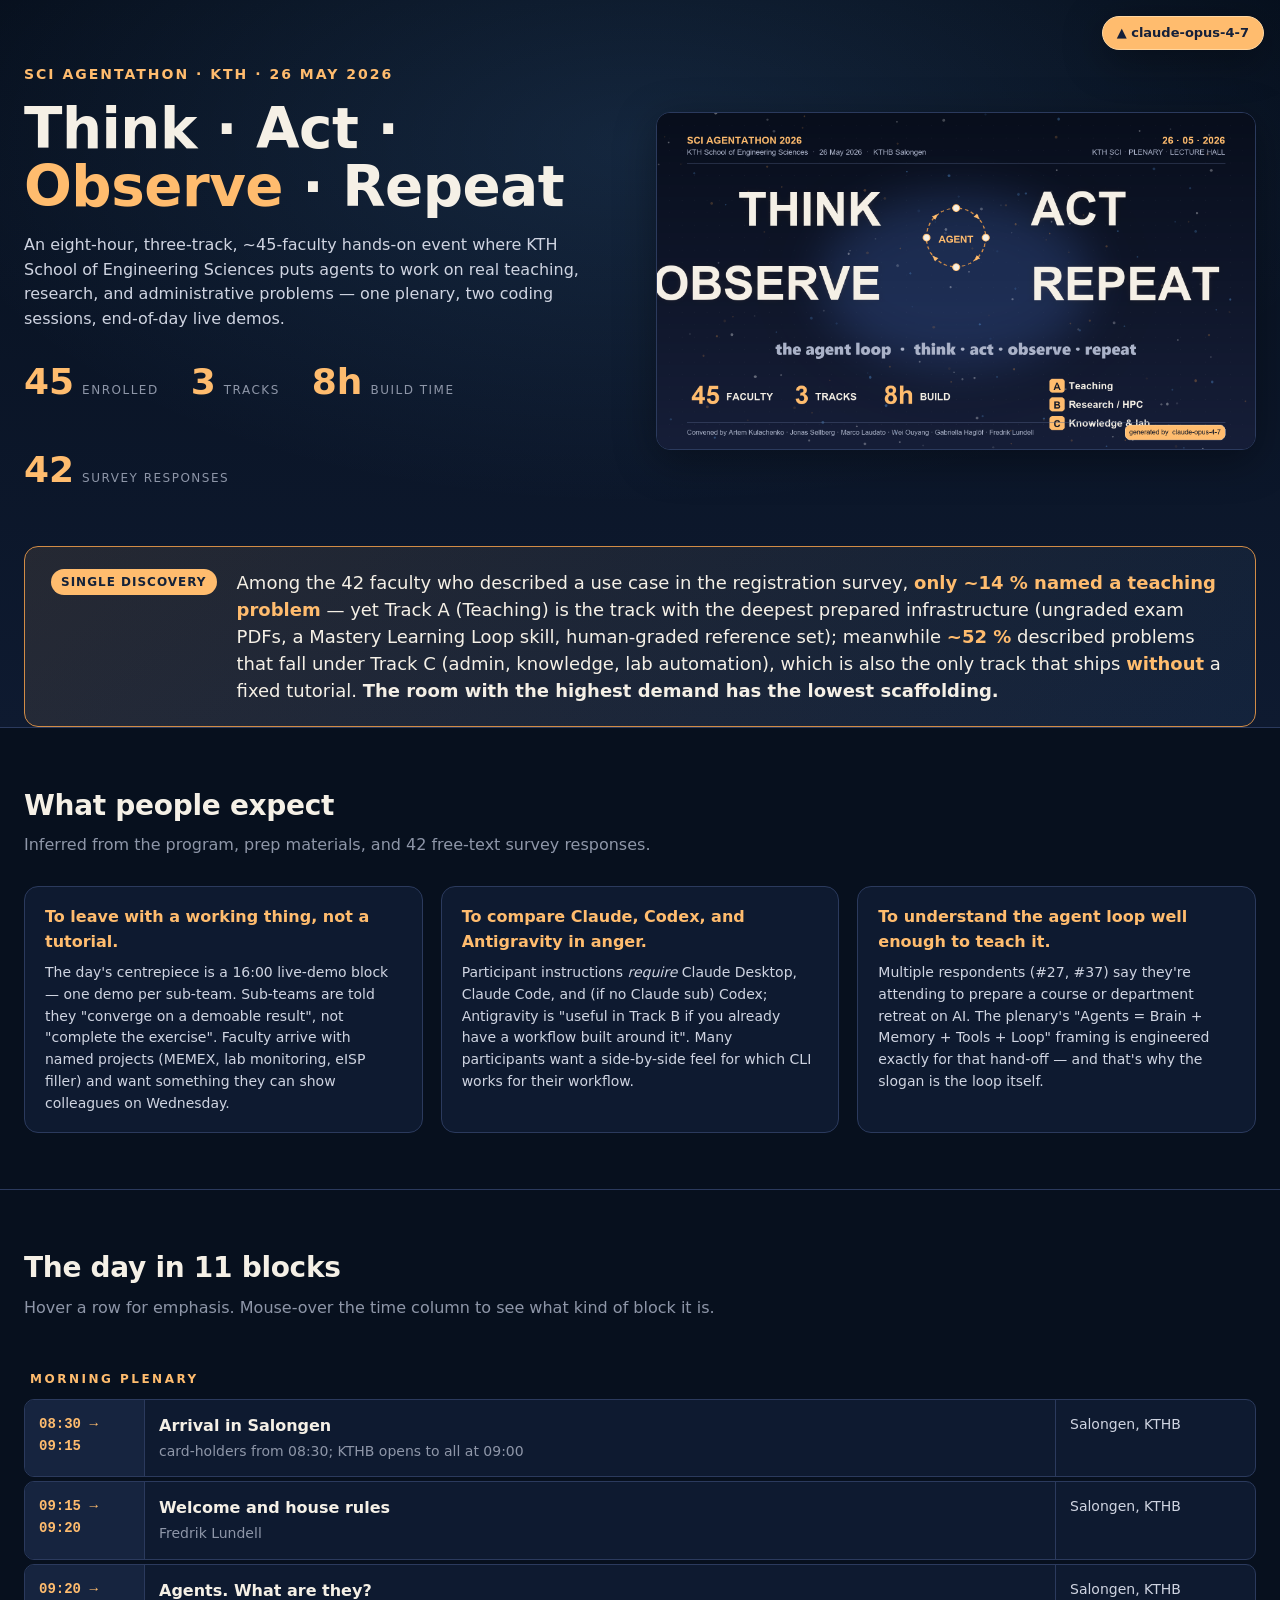
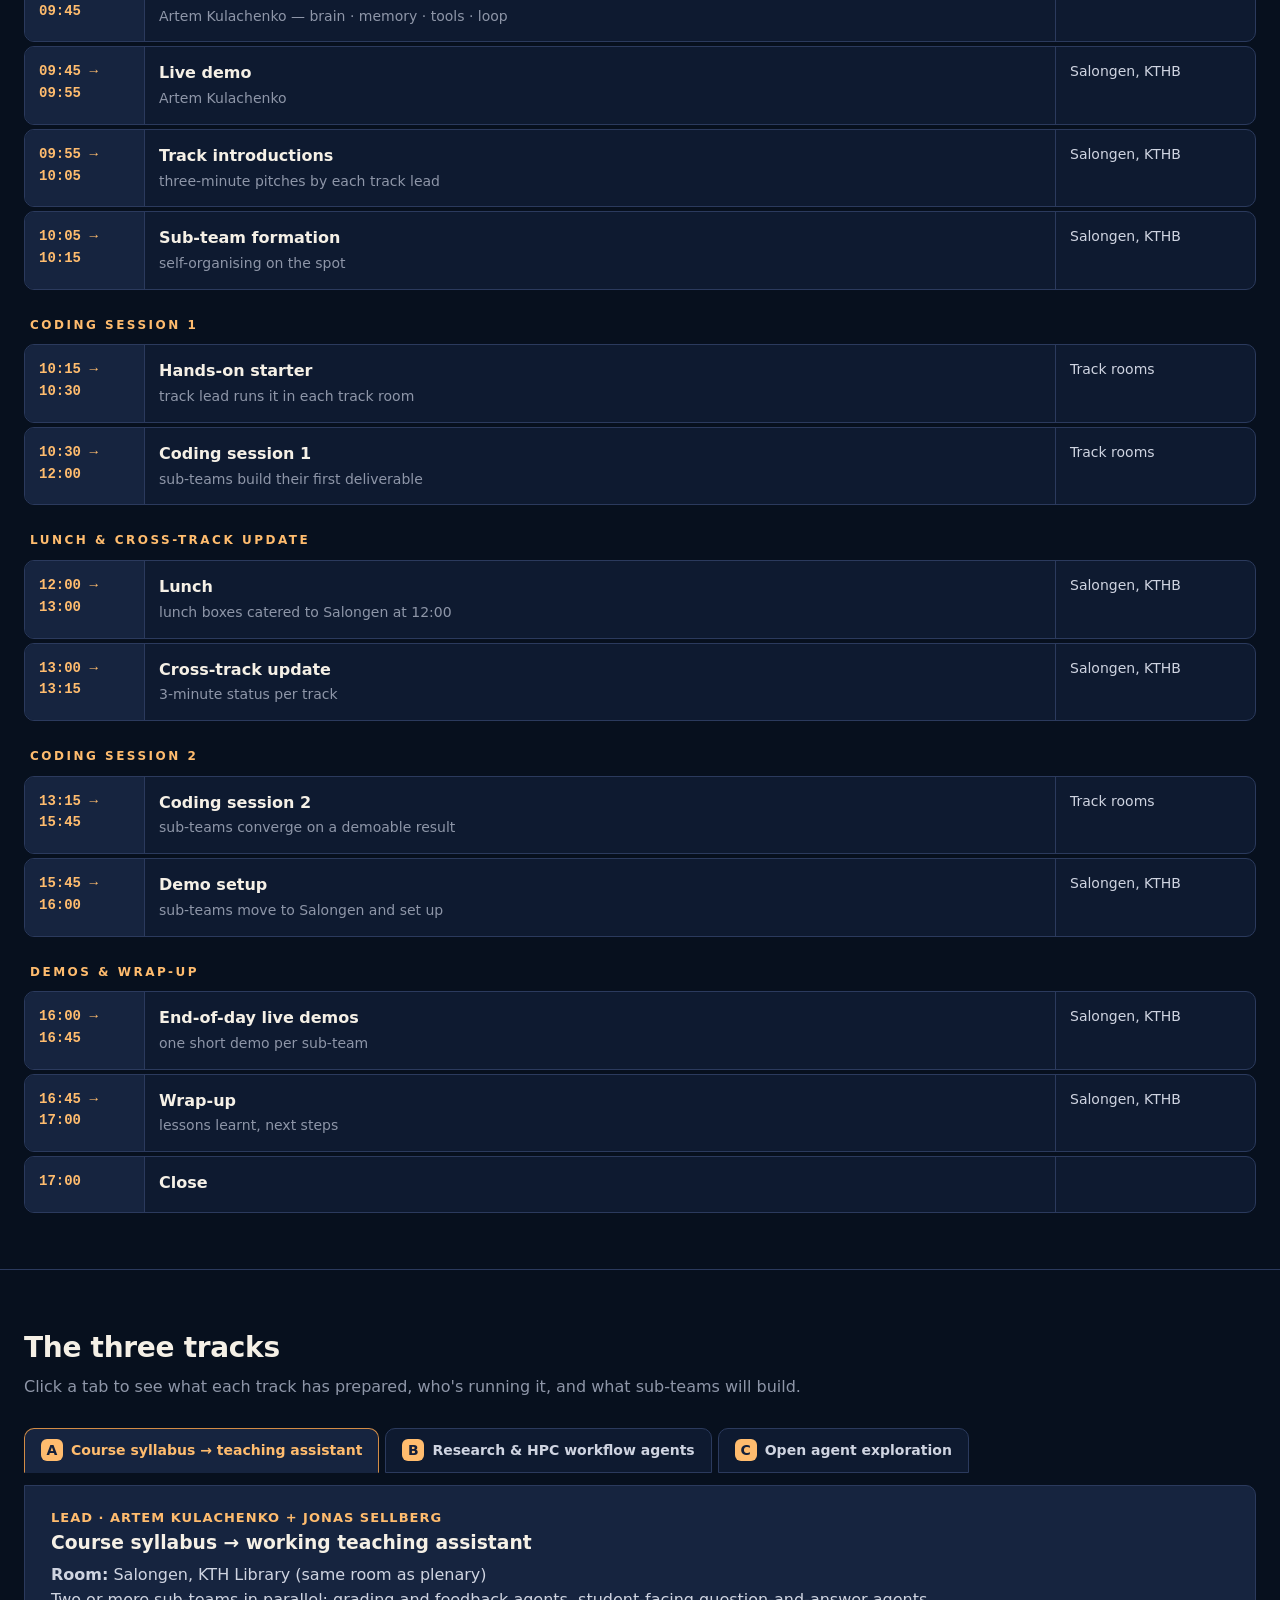
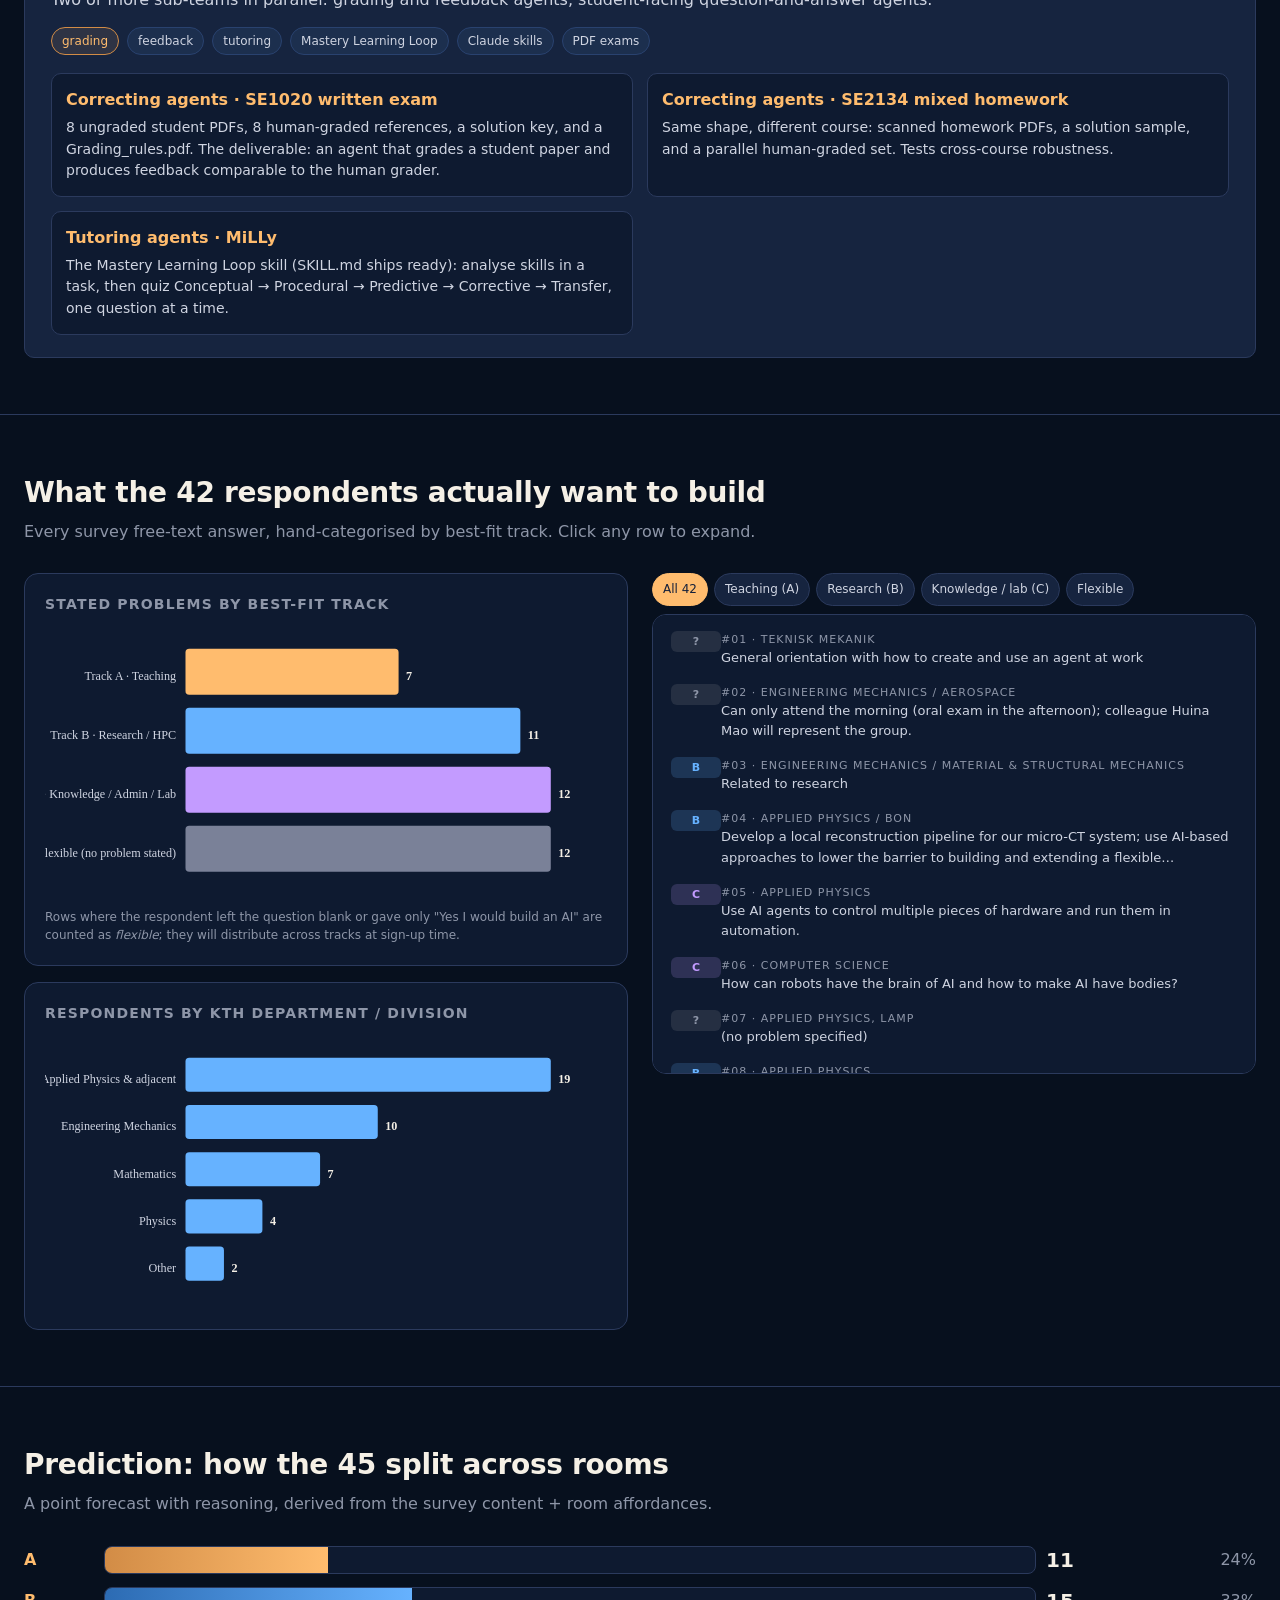
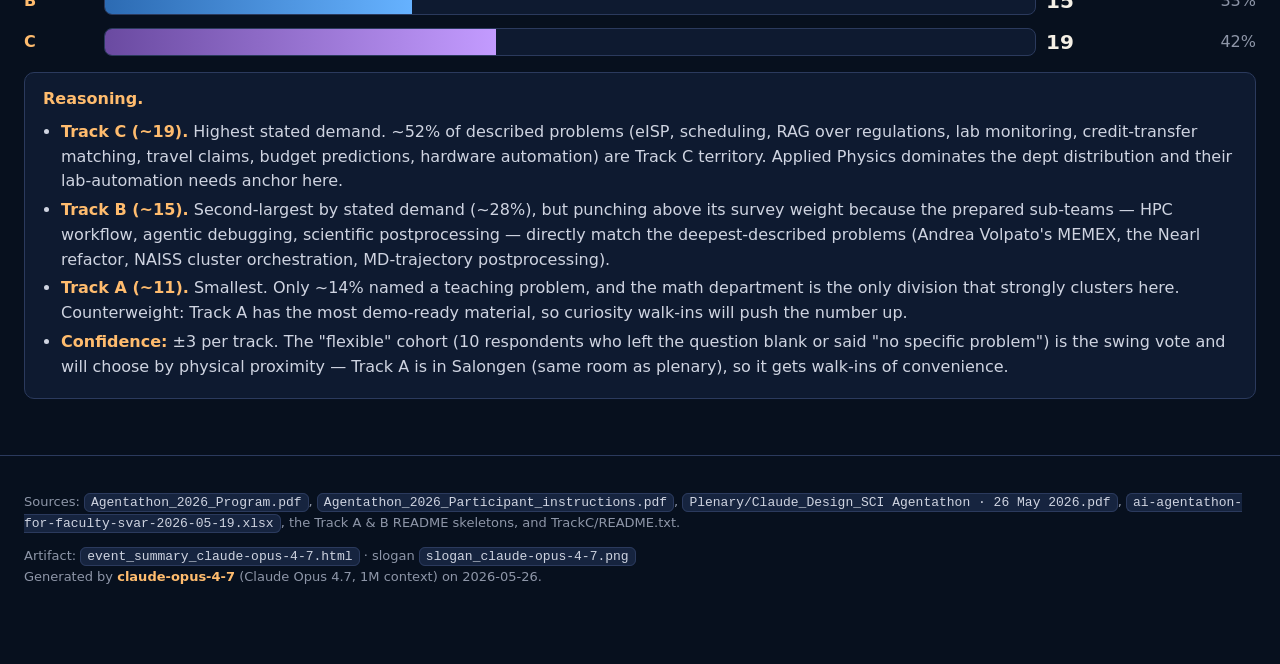
<file: demo/event_summary_claude-opus-4-7.html>
<!doctype html>
<html lang="en">
<head>
<meta charset="utf-8" />
<title>SCI Agentathon 2026 — Interactive Summary · claude-opus-4-7</title>
<meta name="viewport" content="width=device-width,initial-scale=1" />
<meta name="generator" content="claude-opus-4-7 (Claude Opus 4.7, 1M context)" />
<style>
  :root {
    --bg-0: #07101e;
    --bg-1: #0e1a30;
    --bg-2: #16243f;
    --bg-3: #1d2f52;
    --ink-0: #f5f0e6;
    --ink-1: #cfd4e1;
    --ink-2: #8e96a8;
    --copper: #ffbc6e;
    --copper-dim: #d28c46;
    --blue: #66b2ff;
    --green: #7adfa3;
    --red: #ff8a8a;
    --violet: #c39bff;
    --line: #2b3a5d;
    --line-2: #3c4f78;
    --shadow: 0 10px 40px rgba(0,0,0,.35);
    --r: 14px;
  }
  * { box-sizing: border-box; }
  html, body { margin: 0; padding: 0; background: var(--bg-0); color: var(--ink-0); font: 16px/1.55 -apple-system, "Segoe UI", Roboto, system-ui, sans-serif; }
  a { color: var(--copper); }
  ::selection { background: var(--copper); color: #112; }

  /* ===== top model badge ===== */
  .top-badge {
    position: fixed; top: 16px; right: 16px; z-index: 100;
    background: var(--copper); color: #15203a; font-weight: 700;
    padding: 6px 14px; border-radius: 999px; font-size: 13px;
    box-shadow: var(--shadow);
    border: 1px solid #ffd6a0;
  }
  .top-badge::before { content: "▲ "; }

  /* ===== layout ===== */
  .wrap { max-width: 1280px; margin: 0 auto; padding: 0 24px; }

  /* ===== hero ===== */
  header.hero {
    position: relative;
    background: radial-gradient(1200px 600px at 50% 20%, rgba(102,178,255,.13), transparent 60%),
                linear-gradient(180deg, #07101e 0%, #0e1a30 100%);
    padding: 64px 0 0 0;
    border-bottom: 1px solid var(--line);
  }
  .hero-grid {
    display: grid; grid-template-columns: 1fr 1fr; gap: 32px; align-items: center;
  }
  @media (max-width: 960px) { .hero-grid { grid-template-columns: 1fr; } }
  .hero-meta .kicker {
    text-transform: uppercase; letter-spacing: 2px; color: var(--copper); font-weight: 800; font-size: 14px;
  }
  .hero-meta h1 {
    font-size: clamp(34px, 4.4vw, 60px); line-height: 1.04; margin: 14px 0 12px 0; letter-spacing: -0.5px;
  }
  .hero-meta h1 .accent { color: var(--copper); }
  .hero-meta .lede { color: var(--ink-1); max-width: 56ch; }
  .hero-stats { display: flex; gap: 32px; margin-top: 22px; flex-wrap: wrap; }
  .hero-stats .stat { display: flex; align-items: baseline; gap: 8px; }
  .hero-stats .num { font-size: 36px; font-weight: 800; color: var(--copper); }
  .hero-stats .lab { color: var(--ink-2); text-transform: uppercase; letter-spacing: 1.5px; font-size: 12px; }

  .hero-img {
    border-radius: var(--r); overflow: hidden; box-shadow: var(--shadow);
    border: 1px solid var(--line);
    background: #0a1325;
  }
  .hero-img img { display: block; width: 100%; height: auto; }

  /* ===== discovery banner ===== */
  .discovery {
    margin: 48px 0 0;
    background: linear-gradient(135deg, rgba(255,188,110,.10), rgba(102,178,255,.06));
    border: 1px solid var(--copper-dim);
    border-radius: var(--r);
    padding: 22px 26px;
    display: flex; gap: 20px; align-items: flex-start;
  }
  .discovery .tag {
    flex: 0 0 auto;
    background: var(--copper); color: #142239;
    padding: 4px 10px; border-radius: 999px; font-weight: 800; font-size: 12px; letter-spacing: 1px;
    text-transform: uppercase;
  }
  .discovery .body { font-size: 18px; line-height: 1.5; }
  .discovery .body em { color: var(--copper); font-style: normal; font-weight: 600; }

  /* ===== sections ===== */
  section { padding: 56px 0; border-bottom: 1px solid var(--line); }
  section h2 {
    font-size: 28px; margin: 0 0 6px 0; letter-spacing: -0.3px;
  }
  section .sub { color: var(--ink-2); margin: 0 0 28px; }

  /* ===== schedule timeline ===== */
  .schedule { display: grid; grid-template-columns: 1fr; gap: 4px; }
  .row {
    display: grid; grid-template-columns: 120px 1fr 200px;
    align-items: stretch;
    background: var(--bg-1);
    border: 1px solid var(--line);
    border-radius: 10px;
    overflow: hidden;
    transition: transform .15s ease, border-color .15s ease, box-shadow .15s ease;
  }
  .row:hover {
    transform: translateX(4px);
    border-color: var(--copper-dim);
    box-shadow: 0 6px 22px rgba(0,0,0,.3);
  }
  .row .time {
    background: var(--bg-2); color: var(--copper);
    padding: 14px 14px; font-weight: 700; font-family: ui-monospace, "Cascadia Code", Consolas, monospace;
    border-right: 1px solid var(--line);
    font-size: 14px;
  }
  .row .activity { padding: 14px 14px; }
  .row .activity .name { font-weight: 700; }
  .row .activity .desc { color: var(--ink-2); font-size: 14px; margin-top: 2px; }
  .row .where { color: var(--ink-1); padding: 14px 14px; border-left: 1px solid var(--line); font-size: 14px; }
  .row.section-head {
    background: transparent; border: 0; border-radius: 0;
    grid-template-columns: 1fr; padding: 22px 6px 6px 6px;
    text-transform: uppercase; letter-spacing: 2.5px; color: var(--copper); font-weight: 800; font-size: 12px;
  }
  .row.section-head:hover { transform: none; box-shadow: none; }

  /* ===== tracks ===== */
  .tracks-tabs { display: flex; gap: 6px; margin-bottom: 12px; flex-wrap: wrap; }
  .tab {
    background: var(--bg-1); border: 1px solid var(--line); color: var(--ink-1);
    padding: 10px 16px; border-radius: 10px 10px 0 0; cursor: pointer;
    font-weight: 700; font-size: 14px; transition: background .15s ease, color .15s ease;
  }
  .tab .chip { display: inline-block; width: 22px; height: 22px; line-height: 22px; text-align: center; border-radius: 6px; background: var(--copper); color: #15203a; margin-right: 8px; font-weight: 800; }
  .tab.active { background: var(--bg-2); color: var(--copper); border-color: var(--copper-dim); border-bottom-color: var(--bg-2); }
  .panel {
    background: var(--bg-2); border: 1px solid var(--line);
    border-radius: 0 10px 10px 10px; padding: 22px 26px;
    display: none;
  }
  .panel.active { display: block; }
  .panel h3 { margin: 0 0 6px; }
  .panel .lead-line { color: var(--copper); font-weight: 600; font-size: 13px; text-transform: uppercase; letter-spacing: 1px; }
  .panel .desc { color: var(--ink-1); }
  .pills { display: flex; gap: 8px; flex-wrap: wrap; margin: 14px 0 18px; }
  .pill {
    background: rgba(102,178,255,.08); border: 1px solid #29426f; color: var(--ink-1);
    padding: 4px 10px; border-radius: 999px; font-size: 12px;
  }
  .pill.copper { background: rgba(255,188,110,.10); border-color: var(--copper-dim); color: var(--copper); }
  .subteams { display: grid; grid-template-columns: 1fr 1fr; gap: 14px; }
  @media (max-width: 760px) { .subteams { grid-template-columns: 1fr; } }
  .subteam {
    background: var(--bg-1); border: 1px solid var(--line); border-radius: 10px; padding: 14px;
  }
  .subteam .h { font-weight: 700; color: var(--copper); margin-bottom: 4px; }
  .subteam .b { color: var(--ink-1); font-size: 14px; }

  /* ===== predictions ===== */
  .pred-row { display: grid; grid-template-columns: 70px 1fr 90px 110px; gap: 10px; align-items: center; margin: 10px 0; }
  .pred-row .ttag { font-weight: 800; color: var(--copper); }
  .pred-row .barwrap { background: var(--bg-1); border: 1px solid var(--line); border-radius: 8px; height: 28px; position: relative; overflow: hidden; }
  .pred-row .bar { height: 100%; background: linear-gradient(90deg, var(--copper-dim), var(--copper)); width: 0; transition: width 1.2s cubic-bezier(.2,.8,.2,1); }
  .pred-row .bar.b-blue { background: linear-gradient(90deg, #2c6bb3, var(--blue)); }
  .pred-row .bar.b-green { background: linear-gradient(90deg, #2c8f5a, var(--green)); }
  .pred-row .bar.b-violet { background: linear-gradient(90deg, #6a4aa1, var(--violet)); }
  .pred-row .num { font-weight: 800; font-size: 20px; }
  .pred-row .pct { color: var(--ink-2); text-align: right; }
  .pred-confidence { color: var(--ink-2); font-size: 13px; margin-top: 8px; }
  .pred-rationale { background: var(--bg-1); border: 1px solid var(--line); border-radius: 10px; padding: 14px 18px; margin-top: 14px; color: var(--ink-1); }
  .pred-rationale strong { color: var(--copper); }
  .pred-rationale ul { margin: 8px 0 0; padding-left: 18px; }
  .pred-rationale li { margin: 4px 0; }

  /* ===== survey chart ===== */
  .survey-grid { display: grid; grid-template-columns: 1fr 1fr; gap: 24px; align-items: start; }
  @media (max-width: 980px) { .survey-grid { grid-template-columns: 1fr; } }
  .chart {
    background: var(--bg-1); border: 1px solid var(--line); border-radius: var(--r); padding: 20px;
  }
  .chart h4 { margin: 0 0 14px; font-size: 14px; color: var(--ink-2); text-transform: uppercase; letter-spacing: 1.2px; }
  .respondents { background: var(--bg-1); border: 1px solid var(--line); border-radius: var(--r); padding: 8px; max-height: 460px; overflow: auto; }
  .resp {
    display: grid; grid-template-columns: 50px 1fr;
    padding: 8px 10px; border-radius: 8px; cursor: pointer; align-items: start;
    transition: background .12s ease;
  }
  .resp:hover { background: var(--bg-2); }
  .resp .tag {
    font-weight: 800; font-size: 11px; padding: 2px 6px; border-radius: 6px; text-align: center;
    background: var(--bg-3); color: var(--ink-1); align-self: start;
  }
  .resp .tag.A { background: rgba(255,188,110,.18); color: var(--copper); }
  .resp .tag.B { background: rgba(102,178,255,.18); color: var(--blue); }
  .resp .tag.C { background: rgba(195,155,255,.18); color: var(--violet); }
  .resp .tag.X { background: rgba(170,170,170,.15); color: var(--ink-2); }
  .resp .body { font-size: 13px; color: var(--ink-1); }
  .resp .body .dept { color: var(--ink-2); font-size: 11px; text-transform: uppercase; letter-spacing: 1px; }
  .resp .body .quote {
    display: -webkit-box; -webkit-line-clamp: 2; -webkit-box-orient: vertical; overflow: hidden;
  }
  .resp.expanded .body .quote { -webkit-line-clamp: unset; overflow: visible; }

  .filter-bar { display: flex; gap: 6px; margin-bottom: 8px; flex-wrap: wrap; }
  .fb {
    background: var(--bg-2); border: 1px solid var(--line); color: var(--ink-1);
    padding: 6px 10px; border-radius: 999px; cursor: pointer; font-size: 12px;
  }
  .fb.active { background: var(--copper); color: #15203a; border-color: var(--copper); }

  /* ===== expects ===== */
  .expects { display: grid; grid-template-columns: repeat(3, 1fr); gap: 18px; }
  @media (max-width: 900px) { .expects { grid-template-columns: 1fr; } }
  .expect-card {
    background: var(--bg-1); border: 1px solid var(--line); border-radius: var(--r); padding: 18px 20px;
  }
  .expect-card h4 { margin: 0 0 8px; color: var(--copper); }
  .expect-card p { margin: 0; color: var(--ink-1); font-size: 14px; }

  /* ===== footer ===== */
  footer { padding: 36px 0 80px; color: var(--ink-2); font-size: 13px; }
  footer .row-foot { display: flex; flex-wrap: wrap; gap: 12px 32px; justify-content: space-between; align-items: center; }
  footer code { background: var(--bg-2); border: 1px solid var(--line); padding: 1px 6px; border-radius: 6px; color: var(--ink-1); }
</style>
</head>
<body>

<div class="top-badge">claude-opus-4-7</div>

<header class="hero">
  <div class="wrap">
    <div class="hero-grid">
      <div class="hero-meta">
        <div class="kicker">SCI Agentathon · KTH · 26 May 2026</div>
        <h1>Think · Act · <span class="accent">Observe</span> · Repeat</h1>
        <p class="lede">
          An eight-hour, three-track, ~45-faculty hands-on event where KTH School of Engineering Sciences
          puts agents to work on real teaching, research, and administrative problems —
          one plenary, two coding sessions, end-of-day live demos.
        </p>
        <div class="hero-stats">
          <div class="stat"><div class="num">45</div><div class="lab">enrolled</div></div>
          <div class="stat"><div class="num">3</div><div class="lab">tracks</div></div>
          <div class="stat"><div class="num">8h</div><div class="lab">build time</div></div>
          <div class="stat"><div class="num">42</div><div class="lab">survey responses</div></div>
        </div>
      </div>
      <div class="hero-img">
        <img src="slogan_claude-opus-4-7.png" alt="Think · Act · Observe · Repeat — SCI Agentathon 2026" />
      </div>
    </div>

    <!-- discovery -->
    <div class="discovery">
      <span class="tag">Single discovery</span>
      <div class="body">
        Among the 42 faculty who described a use case in the registration survey,
        <em>only ~14 % named a teaching problem</em> — yet Track A (Teaching) is the track with the deepest prepared
        infrastructure (ungraded exam PDFs, a Mastery Learning Loop skill, human-graded reference set);
        meanwhile <em>~52 %</em> described problems that fall under Track C (admin, knowledge, lab automation),
        which is also the only track that ships <em>without</em> a fixed tutorial. <strong>The room with the highest demand has the lowest scaffolding.</strong>
      </div>
    </div>
  </div>
</header>

<section>
  <div class="wrap">
    <h2>What people expect</h2>
    <p class="sub">Inferred from the program, prep materials, and 42 free-text survey responses.</p>
    <div class="expects">
      <div class="expect-card">
        <h4>To leave with a working thing, not a tutorial.</h4>
        <p>The day's centrepiece is a 16:00 live-demo block — one demo per sub-team. Sub-teams are told they "converge on a demoable result", not "complete the exercise". Faculty arrive with named projects (MEMEX, lab monitoring, eISP filler) and want something they can show colleagues on Wednesday.</p>
      </div>
      <div class="expect-card">
        <h4>To compare Claude, Codex, and Antigravity in anger.</h4>
        <p>Participant instructions <em>require</em> Claude Desktop, Claude Code, and (if no Claude sub) Codex; Antigravity is "useful in Track B if you already have a workflow built around it". Many participants want a side-by-side feel for which CLI works for their workflow.</p>
      </div>
      <div class="expect-card">
        <h4>To understand the agent loop well enough to teach it.</h4>
        <p>Multiple respondents (#27, #37) say they're attending to prepare a course or department retreat on AI. The plenary's "Agents = Brain + Memory + Tools + Loop" framing is engineered exactly for that hand-off — and that's why the slogan is the loop itself.</p>
      </div>
    </div>
  </div>
</section>

<section>
  <div class="wrap">
    <h2>The day in 11 blocks</h2>
    <p class="sub">Hover a row for emphasis. Mouse-over the time column to see what kind of block it is.</p>
    <div class="schedule" id="schedule"></div>
  </div>
</section>

<section>
  <div class="wrap">
    <h2>The three tracks</h2>
    <p class="sub">Click a tab to see what each track has prepared, who's running it, and what sub-teams will build.</p>
    <div class="tracks-tabs" id="track-tabs">
      <div class="tab active" data-track="A"><span class="chip">A</span>Course syllabus → teaching assistant</div>
      <div class="tab" data-track="B"><span class="chip">B</span>Research &amp; HPC workflow agents</div>
      <div class="tab" data-track="C"><span class="chip">C</span>Open agent exploration</div>
    </div>
    <div id="track-panels"></div>
  </div>
</section>

<section>
  <div class="wrap">
    <h2>What the 42 respondents actually want to build</h2>
    <p class="sub">Every survey free-text answer, hand-categorised by best-fit track. Click any row to expand.</p>
    <div class="survey-grid">
      <div>
        <div class="chart">
          <h4>Stated problems by best-fit track</h4>
          <svg id="bar" viewBox="0 0 600 280" style="width:100%; height:auto"></svg>
          <div style="color: var(--ink-2); font-size: 12px; margin-top: 8px;">
            Rows where the respondent left the question blank or gave only "Yes I would build an AI" are
            counted as <em>flexible</em>; they will distribute across tracks at sign-up time.
          </div>
        </div>
        <div class="chart" style="margin-top: 16px;">
          <h4>Respondents by KTH department / division</h4>
          <svg id="depts" viewBox="0 0 600 280" style="width:100%; height:auto"></svg>
        </div>
      </div>
      <div>
        <div class="filter-bar">
          <div class="fb active" data-f="all">All 42</div>
          <div class="fb" data-f="A">Teaching (A)</div>
          <div class="fb" data-f="B">Research (B)</div>
          <div class="fb" data-f="C">Knowledge / lab (C)</div>
          <div class="fb" data-f="X">Flexible</div>
        </div>
        <div class="respondents" id="resp-list"></div>
      </div>
    </div>
  </div>
</section>

<section>
  <div class="wrap">
    <h2>Prediction: how the 45 split across rooms</h2>
    <p class="sub">A point forecast with reasoning, derived from the survey content + room affordances.</p>

    <div class="pred-row">
      <div class="ttag">A</div>
      <div class="barwrap"><div class="bar" data-pct="24"></div></div>
      <div class="num">11</div>
      <div class="pct">24%</div>
    </div>
    <div class="pred-row">
      <div class="ttag">B</div>
      <div class="barwrap"><div class="bar b-blue" data-pct="33"></div></div>
      <div class="num">15</div>
      <div class="pct">33%</div>
    </div>
    <div class="pred-row">
      <div class="ttag">C</div>
      <div class="barwrap"><div class="bar b-violet" data-pct="42"></div></div>
      <div class="num">19</div>
      <div class="pct">42%</div>
    </div>

    <div class="pred-rationale">
      <strong>Reasoning.</strong>
      <ul>
        <li><strong>Track C (~19).</strong> Highest stated demand. ~52% of described problems (eISP, scheduling, RAG over regulations, lab monitoring, credit-transfer matching, travel claims, budget predictions, hardware automation) are Track C territory. Applied Physics dominates the dept distribution and their lab-automation needs anchor here.</li>
        <li><strong>Track B (~15).</strong> Second-largest by stated demand (~28%), but punching above its survey weight because the prepared sub-teams — HPC workflow, agentic debugging, scientific postprocessing — directly match the deepest-described problems (Andrea Volpato's MEMEX, the Nearl refactor, NAISS cluster orchestration, MD-trajectory postprocessing).</li>
        <li><strong>Track A (~11).</strong> Smallest. Only ~14% named a teaching problem, and the math department is the only division that strongly clusters here. Counterweight: Track A has the most demo-ready material, so curiosity walk-ins will push the number up.</li>
        <li><strong>Confidence:</strong> ±3 per track. The "flexible" cohort (10 respondents who left the question blank or said "no specific problem") is the swing vote and will choose by physical proximity — Track A is in Salongen (same room as plenary), so it gets walk-ins of convenience.</li>
      </ul>
    </div>
  </div>
</section>

<footer>
  <div class="wrap">
    <div class="row-foot">
      <div>
        Sources: <code>Agentathon_2026_Program.pdf</code>, <code>Agentathon_2026_Participant_instructions.pdf</code>,
        <code>Plenary/Claude_Design_SCI&nbsp;Agentathon · 26 May 2026.pdf</code>,
        <code>ai-agentathon-for-faculty-svar-2026-05-19.xlsx</code>,
        the Track A &amp; B README skeletons, and TrackC/README.txt.
      </div>
      <div>
        Artifact: <code>event_summary_claude-opus-4-7.html</code> · slogan <code>slogan_claude-opus-4-7.png</code><br/>
        Generated by <strong style="color:var(--copper)">claude-opus-4-7</strong> (Claude Opus 4.7, 1M context) on 2026-05-26.
      </div>
    </div>
  </div>
</footer>

<script>
/* =========== schedule data =========== */
const schedule = [
  ["sec", "Morning plenary"],
  ["08:30 → 09:15", "Arrival in Salongen", "card-holders from 08:30; KTHB opens to all at 09:00", "Salongen, KTHB"],
  ["09:15 → 09:20", "Welcome and house rules", "Fredrik Lundell", "Salongen, KTHB"],
  ["09:20 → 09:45", "Agents. What are they?", "Artem Kulachenko — brain · memory · tools · loop", "Salongen, KTHB"],
  ["09:45 → 09:55", "Live demo", "Artem Kulachenko", "Salongen, KTHB"],
  ["09:55 → 10:05", "Track introductions", "three-minute pitches by each track lead", "Salongen, KTHB"],
  ["10:05 → 10:15", "Sub-team formation", "self-organising on the spot", "Salongen, KTHB"],
  ["sec", "Coding session 1"],
  ["10:15 → 10:30", "Hands-on starter", "track lead runs it in each track room", "Track rooms"],
  ["10:30 → 12:00", "Coding session 1", "sub-teams build their first deliverable", "Track rooms"],
  ["sec", "Lunch & cross-track update"],
  ["12:00 → 13:00", "Lunch", "lunch boxes catered to Salongen at 12:00", "Salongen, KTHB"],
  ["13:00 → 13:15", "Cross-track update", "3-minute status per track", "Salongen, KTHB"],
  ["sec", "Coding session 2"],
  ["13:15 → 15:45", "Coding session 2", "sub-teams converge on a demoable result", "Track rooms"],
  ["15:45 → 16:00", "Demo setup", "sub-teams move to Salongen and set up", "Salongen, KTHB"],
  ["sec", "Demos & wrap-up"],
  ["16:00 → 16:45", "End-of-day live demos", "one short demo per sub-team", "Salongen, KTHB"],
  ["16:45 → 17:00", "Wrap-up", "lessons learnt, next steps", "Salongen, KTHB"],
  ["17:00", "Close", "", ""]
];
const schedRoot = document.getElementById('schedule');
schedule.forEach(r => {
  if (r[0] === "sec") {
    const d = document.createElement('div');
    d.className = "row section-head";
    d.textContent = r[1];
    schedRoot.appendChild(d);
  } else {
    const d = document.createElement('div');
    d.className = "row";
    d.innerHTML = `
      <div class="time">${r[0]}</div>
      <div class="activity"><div class="name">${r[1]}</div><div class="desc">${r[2]}</div></div>
      <div class="where">${r[3] || ""}</div>
    `;
    schedRoot.appendChild(d);
  }
});

/* =========== tracks =========== */
const tracks = {
  A: {
    title: "Course syllabus → working teaching assistant",
    leadLine: "Lead · Artem Kulachenko + Jonas Sellberg",
    room: "Salongen, KTH Library (same room as plenary)",
    desc: "Two or more sub-teams in parallel: grading and feedback agents, student-facing question-and-answer agents.",
    pills: ["grading", "feedback", "tutoring", "Mastery Learning Loop", "Claude skills", "PDF exams"],
    subteams: [
      ["Correcting agents · SE1020 written exam",
       "8 ungraded student PDFs, 8 human-graded references, a solution key, and a Grading_rules.pdf. The deliverable: an agent that grades a student paper and produces feedback comparable to the human grader."],
      ["Correcting agents · SE2134 mixed homework",
       "Same shape, different course: scanned homework PDFs, a solution sample, and a parallel human-graded set. Tests cross-course robustness."],
      ["Tutoring agents · MiLLy",
       "The Mastery Learning Loop skill (SKILL.md ships ready): analyse skills in a task, then quiz Conceptual → Procedural → Predictive → Corrective → Transfer, one question at a time."]
    ]
  },
  B: {
    title: "Research & HPC workflow agents",
    leadLine: "Lead · Marco Laudato",
    room: "Faxén, Fluid Mechanics lab, Teknikringen 8, floor 1",
    desc: "Sub-teams pick a direction: orchestration on the cluster, agentic debugging, or interactive postprocessing. Shared message: agents help research computing when they make assumptions visible, checks explicit, and outputs reproducible.",
    pills: ["HPC", "Slurm", "agentic debugging", "postprocessing", "scientific reproducibility"],
    subteams: [
      ["01 · HPC simulation workflow",
       "Drives a damped-oscillator sweep on the cluster. Comes with sweep_parameters.csv, a Slurm script, modules.sh, and three pre-canned failure logs (bad path, missing module, timeout). The agent's job is to read the logs and fix the workflow."],
      ["02 · Research code debugging",
       "A Python oscillator + diagnostics + integrators package with a real test suite (run_tests.sh, conftest.py, test_oscillator.py, test_diagnostics.py). Sub-team's agent makes the failing tests pass without breaking the passing ones."],
      ["03 · Scientific postprocessing",
       "A reference vs. challenge dataset pair (raw_runs.csv, trajectories_sample.csv, metadata.json). The agent recovers physics from the challenge data given the reference as ground truth."]
    ]
  },
  C: {
    title: "Open agent exploration: KTH systems, knowledge work, lab automation",
    leadLine: "Lead · Wei Ouyang (SciLifeLab)",
    room: "Hållfasthetslära seminarierum, Teknikringen 8D, floor 1",
    desc: "Open exploration, no fixed tutorial. Wei shows a starter set of agent tools, then participants pick what they want to build. Natural home for administrative workflows, retrieval-augmented knowledge agents, and lab automation. Materials live at kth-sci.github.io/sci-agenthon-2026/track-c.html.",
    pills: ["eISP", "RAG", "Canvas API", "lab automation", "scheduling", "credit transfer", "travel claims"],
    subteams: [
      ["Knowledge agents",
       "RAG over program regulations, course descriptions, and admin docs. Open question per survey #18: vector DB vs. interconnected .md wiki? Sandboxing against prompt injection."],
      ["Administrative agents",
       "eISP filler (#22), scheduling and email reminders (#28), travel claim filler (#42), budget overview (#35), Canvas-API automation (#23)."],
      ["Lab automation",
       "Lab monitoring + preventive maintenance agent — vacuum/pump/water-leak signals → Slack/SMS alerts (#15). Hardware control under automation (#5). Robotics-meets-AI (#6)."],
      ["Document review agents",
       "KTH-course-vs-other-university match scoring for credit transfer (#10), literature-study agents (#35), daily summaries of field searches (#32)."]
    ]
  }
};
const panelsRoot = document.getElementById('track-panels');
Object.entries(tracks).forEach(([k, t], idx) => {
  const p = document.createElement('div');
  p.className = "panel" + (k === 'A' ? ' active' : '');
  p.id = "panel-" + k;
  const pills = t.pills.map((x,i) => `<span class="pill ${i===0?'copper':''}">${x}</span>`).join('');
  const subs = t.subteams.map(s => `<div class="subteam"><div class="h">${s[0]}</div><div class="b">${s[1]}</div></div>`).join('');
  p.innerHTML = `
    <div class="lead-line">${t.leadLine}</div>
    <h3>${t.title}</h3>
    <div class="desc"><strong>Room:</strong> ${t.room}<br/>${t.desc}</div>
    <div class="pills">${pills}</div>
    <div class="subteams">${subs}</div>
  `;
  panelsRoot.appendChild(p);
});
document.querySelectorAll('.tab').forEach(tab => {
  tab.addEventListener('click', () => {
    document.querySelectorAll('.tab').forEach(t => t.classList.remove('active'));
    tab.classList.add('active');
    document.querySelectorAll('.panel').forEach(p => p.classList.remove('active'));
    document.getElementById('panel-' + tab.dataset.track).classList.add('active');
  });
});

/* =========== survey data =========== */
const responses = [
  // [id, track-tag, dept, problem]
  [1,  "X", "Teknisk Mekanik",                                       "General orientation with how to create and use an agent at work"],
  [2,  "X", "Engineering mechanics / Aerospace",                     "Can only attend the morning (oral exam in the afternoon); colleague Huina Mao will represent the group."],
  [3,  "B", "Engineering Mechanics / Material & Structural Mechanics","Related to research"],
  [4,  "B", "Applied Physics / BON",                                  "Develop a local reconstruction pipeline for our micro-CT system; use AI-based approaches to lower the barrier to building and extending a flexible reconstruction pipeline with artefact-removal."],
  [5,  "C", "Applied Physics",                                        "Use AI agents to control multiple pieces of hardware and run them in automation."],
  [6,  "C", "Computer Science",                                       "How can robots have the brain of AI and how to make AI have bodies?"],
  [7,  "X", "Applied Physics, LAMP",                                  "(no problem specified)"],
  [8,  "B", "Applied Physics",                                        "Bring MEMEX project — a portable Git-tracked layer for human-AI work — into a real test with researchers. Scientific case: adapting an RGB-to-spectrum upsampler from CIE-observer to real camera/film sensors via numerical minimization on sensor-weighted errors."],
  [9,  "C", "TekMek / SMF",                                           "Use AI agents to keep track of parallel administrative processes."],
  [10, "C", "Dept. Applied Physics",                                  "AI-agent to find the degree of correspondence between a KTH course description and one from another university — decision support for credit transfer."],
  [11, "A", "Mathematics",                                            "How to use AI for doing research and teaching/assessing in math."],
  [12, "X", "APHYS / BON",                                            "(no problem specified)"],
  [13, "B", "Department of Applied Physics",                          "Use an AI agent to refactor the Nearl Python package (3D dynamic features from MD trajectories), modularising core components and workflow management."],
  [14, "A", "Mathematics",                                            "Agents as TAs in labs; agents that assess software submitted by students for solving project tasks."],
  [15, "C", "Applied Physics, Quantum Light & Matter",                "Lab monitoring + preventive maintenance agent — track vacuum, pumps, power failures, water leaks; Slack/SMS alerts; service-interval planning."],
  [16, "B", "Physics / Nuclear Engineering",                          "Set up an AI agent on HPC cluster (Linux terminal) to help students debug Monte-Carlo simulation input files, interpret Slurm errors, write sbatch scripts."],
  [17, "X", "Engineering Mechanics / Fluid Mechanics",                "(no problem specified)"],
  [18, "C", "Physics",                                                "RAG agent for program regulations, accreditation/eligibility admin processes; local small open-source LLM (Gemma 4 E4B / Qwen3.5:4B); ground responses, sandbox against prompt injection."],
  [19, "A", "Physics, condensed matter theory",                       "Maybe an agent that grades homework — see how well it does."],
  [20, "X", "Engineering Mechanics",                                  "(no problem specified)"],
  [21, "X", "Mathematics / Skolchef",                                 "(no problem specified)"],
  [22, "C", "Aphys / QLAMP",                                          "Agent that assists supervisors in filling out the eISP."],
  [23, "C", "Mathematics",                                            "Admin tasks (course-schedule consistency checking), Canvas API exploration, AI-assisted design of assessments and grading criteria."],
  [24, "B", "Mathematics",                                            "Automating design and training of neural networks for imaging problems."],
  [25, "B", "Applied Physics",                                        "Improve the data/image process with AI — speed, quality, and accuracy."],
  [26, "B", "Applied Physics / Lamp",                                 "Efficient software development."],
  [27, "X", "KTH Physics / PAM",                                      "Surveying agent applications at KTH (research automation, grading, document review) to prepare a course at the Physics retreat in October 2026."],
  [28, "C", "TekMek-SMD",                                             "Agent for scheduling and emailing reminders; workflow simplification for back-and-forth email-heavy tasks."],
  [29, "B", "Physics",                                                "Build an AI agent addressing a specific physics problem."],
  [30, "X", "Physics, Nuclear Science and Engineering",               "(no problem specified)"],
  [31, "B", "Engineering Mechanics / Fluid Mechanics",                "What measurable impact does sustained generative-AI use have on students' critical thinking and attention spans, and how can these effects be mitigated?"],
  [32, "C", "Teknik",                                                 "Daily summaries of field searches; coding-test-iteration cycles."],
  [33, "X", "Teknisk mekanik",                                        "(no problem specified)"],
  [34, "X", "SCI / matematik / numerisk analys (SFG)",                "(no problem specified)"],
  [35, "C", "Applied Physics",                                        "Agent for budget predictions + economy overview from VIS; literature-studies agent that extracts user-specified data."],
  [36, "B", "Tillämpad fysik",                                        "Agentic systems for complex simulations on NAISS clusters (multi-program flow with login); RAG over a personal reference library (Zotero)."],
  [37, "A", "Mathematics / Numerical analysis, optimization, systems","How to use AI in research (surveys, references, suggesting directions, proof-helping); and how to use AI in teaching (lectures, homework/exam setup, grading, materials)."],
  [38, "A", "Department of Engineering Mechanics",                    "AI-guided allocation of lab times for experimental solid-mechanics students; feedback agent for writing scientific lab reports with KTH-library-grounded citations."],
  [39, "A", "Applied Physics, Bio-opto-nano Division",                "Automatic grading of hand-written student exams."],
  [40, "A", "Applied Physics / BON",                                  "Answering common questions of students in a given course; dynamic online self-learning/supporting tutorials."],
  [41, "X", "Physics",                                                "Would take the chance to start building an AI."],
  [42, "C", "Applied Physics",                                        "Agent which fills travel claims."]
];

/* ----- per-track counts ----- */
const counts = {A:0, B:0, C:0, X:0};
const deptMap = {};
responses.forEach(r => {
  counts[r[1]] = (counts[r[1]]||0)+1;
  // simplify dept
  let d = r[2].toLowerCase();
  let cat;
  if (d.match(/applied physics|aphys|tillämpad|lamp|qlamp|bon|pam|nuclear/)) cat = "Applied Physics & adjacent";
  else if (d.match(/mathematics|matematik|numerisk|sfg/)) cat = "Mathematics";
  else if (d.match(/mechanics|tekmek|teknisk mekanik|smf|smd|fluid|aerospace|engineering mechanics/)) cat = "Engineering Mechanics";
  else if (d.match(/physics/)) cat = "Physics";
  else if (d.match(/computer|teknik/)) cat = "Other";
  else cat = "Other";
  deptMap[cat] = (deptMap[cat]||0)+1;
});

/* ----- bar chart (track demand) ----- */
function drawBar(svgId, data, color){
  const svg = document.getElementById(svgId);
  const padL = 150, padR = 60, padT = 14, padB = 14;
  const w = 600, h = 280;
  const max = Math.max(...Object.values(data));
  const rowH = (h - padT - padB) / Object.keys(data).length;
  const colors = {
    "Track A · Teaching": "#ffbc6e",
    "Track B · Research / HPC": "#66b2ff",
    "Track C · Knowledge / Admin / Lab": "#c39bff",
    "Flexible (no problem stated)": "#7a8198"
  };
  let html = "";
  let i = 0;
  for (const [k, v] of Object.entries(data)) {
    const y = padT + i*rowH + 6;
    const barW = (v / max) * (w - padL - padR);
    const col = color || colors[k] || "#ffbc6e";
    html += `<text x="${padL-10}" y="${y+rowH/2 + 2}" text-anchor="end" fill="#cfd4e1" font-size="13" font-family="ui-sans-serif">${k}</text>`;
    html += `<rect x="${padL}" y="${y}" width="${barW}" height="${rowH-14}" rx="4" fill="${col}"/>`;
    html += `<text x="${padL + barW + 8}" y="${y+rowH/2 + 2}" fill="#f5f0e6" font-size="13" font-weight="700" font-family="ui-sans-serif">${v}</text>`;
    i++;
  }
  svg.innerHTML = html;
}

drawBar("bar", {
  "Track A · Teaching": counts.A,
  "Track B · Research / HPC": counts.B,
  "Track C · Knowledge / Admin / Lab": counts.C,
  "Flexible (no problem stated)": counts.X
});

const orderedDepts = Object.entries(deptMap).sort((a,b)=>b[1]-a[1]);
drawBar("depts", Object.fromEntries(orderedDepts), "#66b2ff");

/* ----- respondent list ----- */
const list = document.getElementById('resp-list');
function renderList(filter){
  list.innerHTML = "";
  responses.forEach(r => {
    if (filter !== "all" && r[1] !== filter) return;
    const div = document.createElement('div');
    div.className = "resp";
    div.innerHTML = `
      <div class="tag ${r[1]}">${r[1]==='X'?'?':r[1]}</div>
      <div class="body"><div class="dept">#${String(r[0]).padStart(2,'0')} · ${r[2]}</div><div class="quote">${r[3]}</div></div>
    `;
    div.addEventListener('click', () => div.classList.toggle('expanded'));
    list.appendChild(div);
  });
}
renderList("all");
document.querySelectorAll('.fb').forEach(b => {
  b.addEventListener('click', () => {
    document.querySelectorAll('.fb').forEach(x => x.classList.remove('active'));
    b.classList.add('active');
    renderList(b.dataset.f);
  });
});

/* ----- animate prediction bars on load ----- */
window.addEventListener('load', () => {
  setTimeout(() => {
    document.querySelectorAll('.pred-row .bar').forEach(b => {
      b.style.width = b.dataset.pct + "%";
    });
  }, 200);
});
</script>
</body>
</html>
</file>
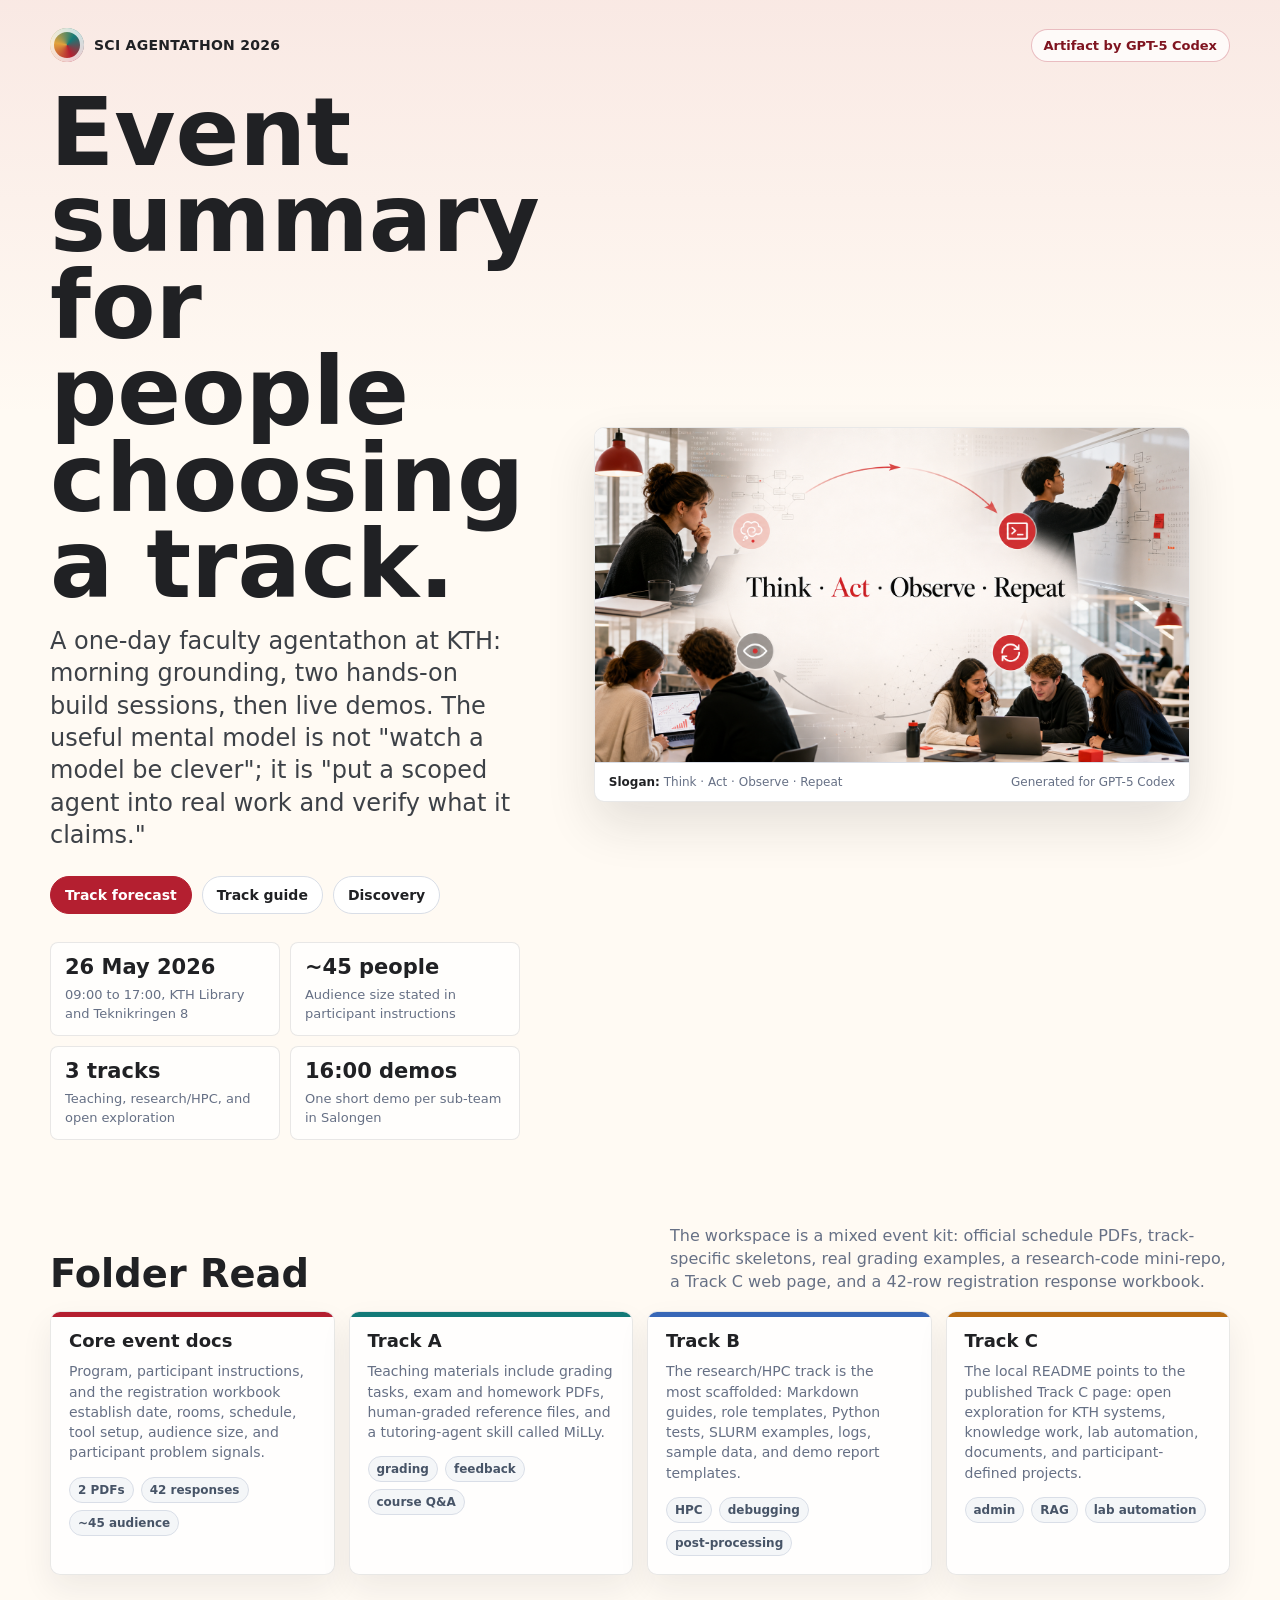
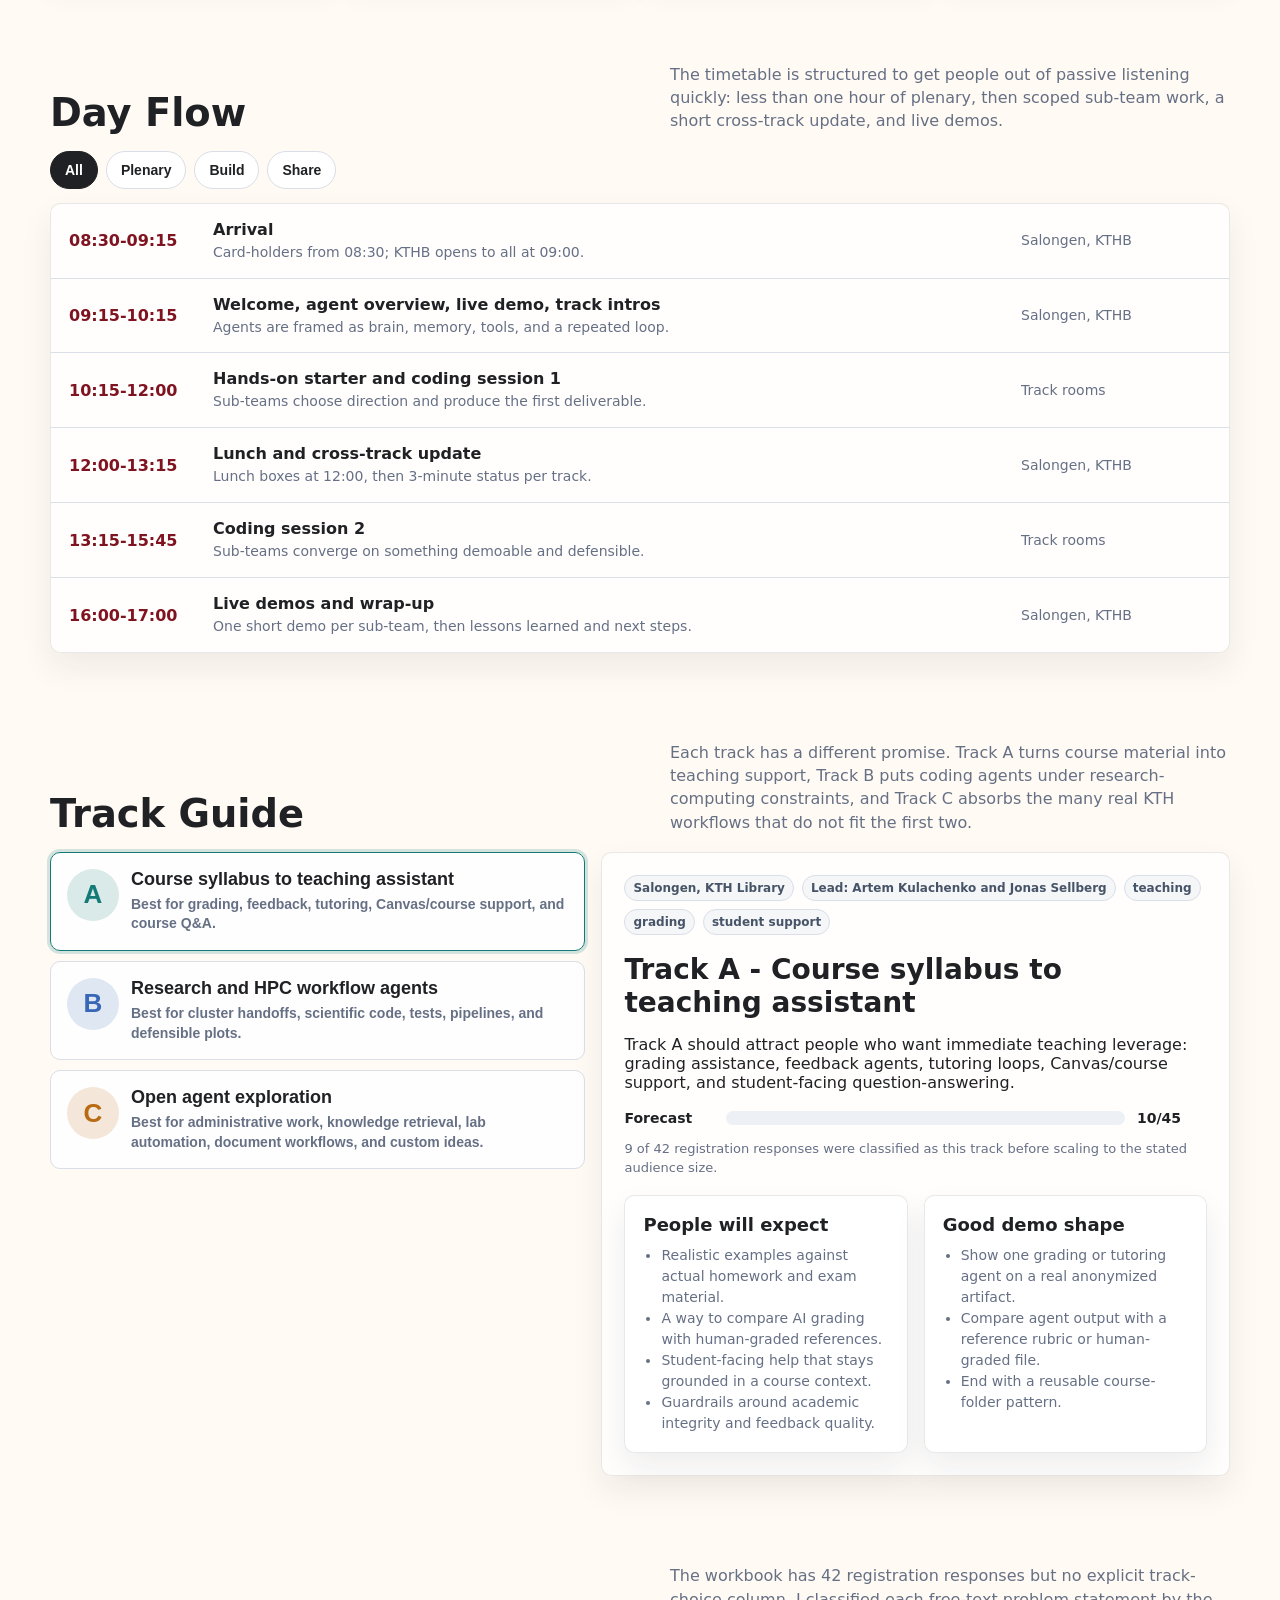
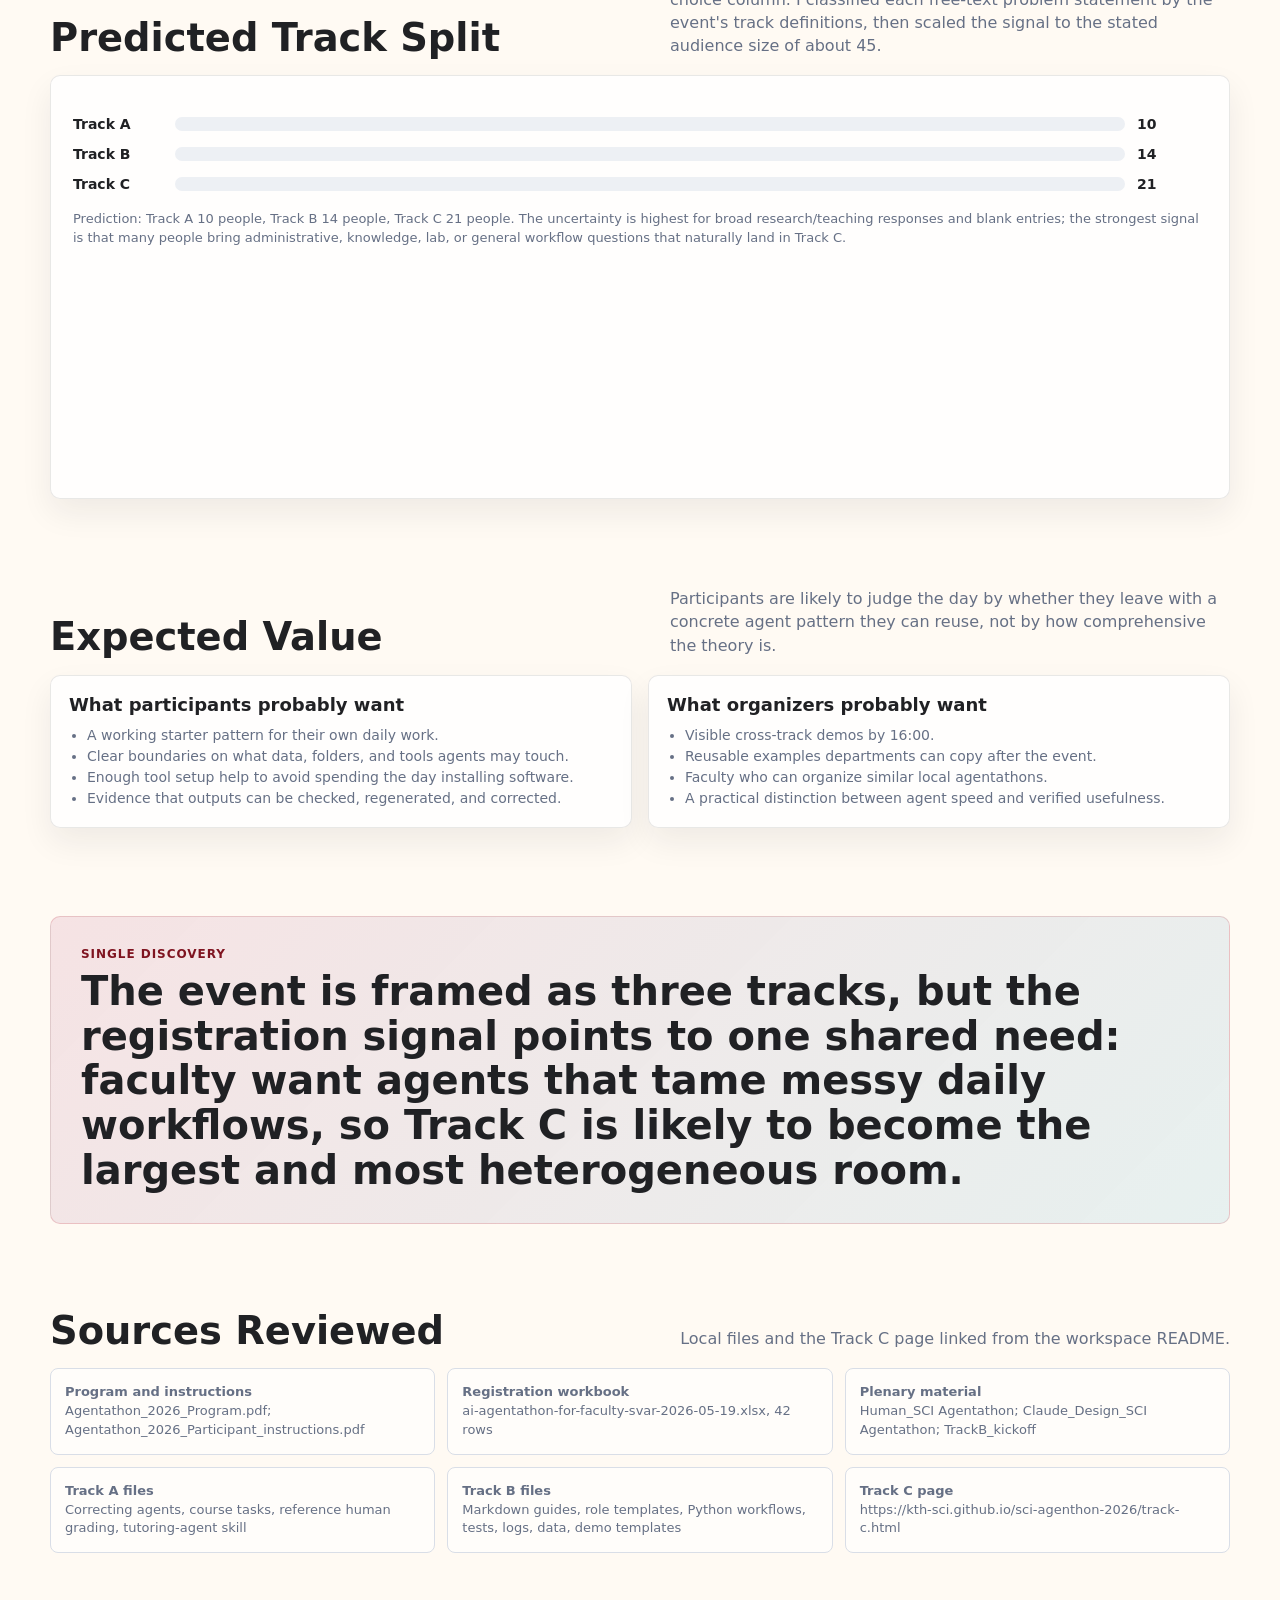
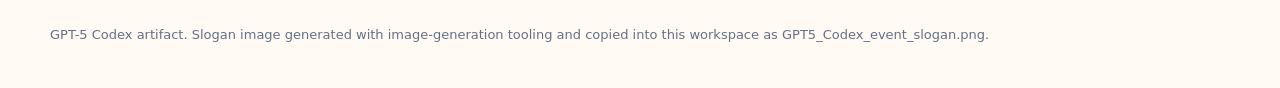
<file: demo/GPT5_Codex_event_summary.html>
<!doctype html>
<html lang="en">
<head>
  <meta charset="utf-8">
  <meta name="viewport" content="width=device-width, initial-scale=1">
  <title>SCI Agentathon 2026 Summary - GPT-5 Codex</title>
  <style>
    :root {
      color-scheme: light;
      --ink: #202124;
      --muted: #667085;
      --line: #d9dee7;
      --paper: #fffaf3;
      --panel: #ffffff;
      --soft: #f4f6f8;
      --kth: #b41f30;
      --kth-dark: #7f1420;
      --teal: #137a78;
      --amber: #b86b13;
      --violet: #6b4aa3;
      --blue: #3867b7;
      --green: #377a3c;
      --shadow: 0 22px 50px rgba(32, 33, 36, .12);
      --radius: 8px;
      font-family: Inter, ui-sans-serif, system-ui, -apple-system, BlinkMacSystemFont, "Segoe UI", sans-serif;
    }

    * { box-sizing: border-box; }

    body {
      margin: 0;
      color: var(--ink);
      background:
        linear-gradient(180deg, rgba(180,31,48,.08), transparent 420px),
        var(--paper);
    }

    a { color: inherit; }

    .page {
      width: min(1180px, calc(100vw - 32px));
      margin: 0 auto;
    }

    .hero {
      min-height: 92vh;
      display: grid;
      align-items: center;
      padding: 28px 0 40px;
    }

    .topbar {
      display: flex;
      justify-content: space-between;
      align-items: center;
      gap: 16px;
      margin-bottom: 28px;
    }

    .brand {
      display: flex;
      align-items: center;
      gap: 10px;
      font-size: 14px;
      font-weight: 750;
      letter-spacing: .02em;
      text-transform: uppercase;
    }

    .mark {
      width: 34px;
      height: 34px;
      border-radius: 50%;
      background: conic-gradient(from 160deg, var(--kth), #e2a33b, var(--teal), var(--kth));
      box-shadow: inset 0 0 0 4px rgba(255,255,255,.78);
    }

    .model-badge {
      display: inline-flex;
      align-items: center;
      gap: 8px;
      padding: 8px 12px;
      border: 1px solid rgba(180,31,48,.28);
      border-radius: 999px;
      background: rgba(255,255,255,.74);
      font-size: 13px;
      color: var(--kth-dark);
      font-weight: 720;
      white-space: nowrap;
    }

    .hero-grid {
      display: grid;
      grid-template-columns: minmax(0, .82fr) minmax(360px, 1.18fr);
      gap: 34px;
      align-items: center;
    }

    h1 {
      margin: 0 0 16px;
      font-size: clamp(44px, 7.4vw, 94px);
      line-height: .92;
      letter-spacing: 0;
    }

    .lede {
      font-size: clamp(18px, 2vw, 24px);
      line-height: 1.35;
      margin: 0 0 24px;
      color: #3d4147;
      max-width: 650px;
    }

    .hero-actions {
      display: flex;
      gap: 10px;
      flex-wrap: wrap;
      margin: 22px 0 28px;
    }

    button,
    .button {
      appearance: none;
      border: 1px solid var(--line);
      border-radius: 999px;
      padding: 10px 14px;
      background: var(--panel);
      color: var(--ink);
      font-weight: 720;
      font-size: 14px;
      cursor: pointer;
      transition: transform .16s ease, background .16s ease, border-color .16s ease, color .16s ease;
      text-decoration: none;
    }

    button:hover,
    .button:hover {
      transform: translateY(-1px);
      border-color: rgba(180,31,48,.45);
    }

    .button.primary {
      background: var(--kth);
      color: white;
      border-color: var(--kth);
    }

    .facts {
      display: grid;
      grid-template-columns: repeat(2, minmax(0, 1fr));
      gap: 10px;
      max-width: 620px;
    }

    .fact {
      border: 1px solid rgba(32,33,36,.1);
      border-radius: var(--radius);
      padding: 13px 14px;
      background: rgba(255,255,255,.76);
    }

    .fact strong {
      display: block;
      font-size: 21px;
      line-height: 1.1;
      margin-bottom: 5px;
    }

    .fact span {
      color: var(--muted);
      font-size: 13px;
    }

    .slogan-card {
      border-radius: 10px;
      overflow: hidden;
      background: var(--panel);
      box-shadow: var(--shadow);
      border: 1px solid rgba(32,33,36,.1);
    }

    .slogan-card img {
      display: block;
      width: 100%;
      aspect-ratio: 16 / 9;
      object-fit: cover;
    }

    .slogan-meta {
      display: flex;
      justify-content: space-between;
      align-items: center;
      gap: 12px;
      padding: 12px 14px;
      font-size: 12px;
      color: var(--muted);
      border-top: 1px solid var(--line);
    }

    .slogan-meta strong { color: var(--ink); }

    section {
      padding: 44px 0;
    }

    .section-head {
      display: flex;
      justify-content: space-between;
      align-items: end;
      gap: 20px;
      margin-bottom: 18px;
    }

    h2 {
      margin: 0;
      font-size: clamp(28px, 3vw, 42px);
      line-height: 1;
      letter-spacing: 0;
    }

    .section-head p {
      margin: 0;
      max-width: 560px;
      color: var(--muted);
      line-height: 1.45;
    }

    .panel {
      background: rgba(255,255,255,.82);
      border: 1px solid rgba(32,33,36,.1);
      border-radius: 10px;
      box-shadow: 0 14px 32px rgba(32,33,36,.07);
    }

    .inventory {
      display: grid;
      grid-template-columns: repeat(4, minmax(0, 1fr));
      gap: 14px;
    }

    .inventory-card {
      padding: 18px;
      min-height: 210px;
      position: relative;
      overflow: hidden;
    }

    .inventory-card::before {
      content: "";
      position: absolute;
      inset: 0 0 auto;
      height: 5px;
      background: var(--accent, var(--kth));
    }

    .inventory-card h3 {
      margin: 0 0 10px;
      font-size: 18px;
    }

    .inventory-card p {
      margin: 0 0 14px;
      color: var(--muted);
      font-size: 14px;
      line-height: 1.45;
    }

    .chips {
      display: flex;
      gap: 7px;
      flex-wrap: wrap;
    }

    .chip {
      display: inline-flex;
      padding: 5px 8px;
      border: 1px solid var(--line);
      border-radius: 999px;
      background: var(--soft);
      color: #475467;
      font-size: 12px;
      font-weight: 650;
    }

    .tabs {
      display: flex;
      flex-wrap: wrap;
      gap: 8px;
      margin-bottom: 14px;
    }

    .tabs button[aria-pressed="true"] {
      background: var(--ink);
      color: white;
      border-color: var(--ink);
    }

    .schedule {
      overflow: hidden;
    }

    .schedule-row {
      display: grid;
      grid-template-columns: 126px 1fr 190px;
      gap: 18px;
      padding: 16px 18px;
      border-top: 1px solid var(--line);
      align-items: center;
    }

    .schedule-row:first-child { border-top: 0; }
    .schedule-row[hidden] { display: none; }

    .time {
      font-variant-numeric: tabular-nums;
      font-weight: 800;
      color: var(--kth-dark);
    }

    .activity strong {
      display: block;
      margin-bottom: 3px;
    }

    .activity span,
    .place {
      color: var(--muted);
      font-size: 14px;
      line-height: 1.35;
    }

    .tracks-layout {
      display: grid;
      grid-template-columns: .92fr 1.08fr;
      gap: 16px;
      align-items: start;
    }

    .track-list {
      display: grid;
      gap: 10px;
    }

    .track-card {
      border: 1px solid var(--line);
      border-radius: 10px;
      background: rgba(255,255,255,.9);
      padding: 16px;
      text-align: left;
      width: 100%;
      display: grid;
      grid-template-columns: 52px 1fr;
      gap: 12px;
      cursor: pointer;
    }

    .track-card[aria-pressed="true"] {
      border-color: var(--accent);
      box-shadow: 0 0 0 3px color-mix(in srgb, var(--accent) 18%, transparent);
    }

    .letter {
      display: grid;
      place-items: center;
      width: 52px;
      height: 52px;
      border-radius: 50%;
      background: color-mix(in srgb, var(--accent) 16%, white);
      color: var(--accent);
      font-size: 26px;
      font-weight: 900;
    }

    .track-card h3 {
      margin: 0 0 5px;
      font-size: 18px;
    }

    .track-card p {
      margin: 0;
      color: var(--muted);
      font-size: 14px;
      line-height: 1.4;
    }

    .track-detail {
      padding: 22px;
      min-height: 424px;
    }

    .track-detail h3 {
      font-size: 28px;
      margin: 0 0 8px;
    }

    .track-kicker {
      display: flex;
      gap: 8px;
      flex-wrap: wrap;
      margin-bottom: 18px;
    }

    .forecast {
      display: grid;
      gap: 14px;
      margin: 18px 0;
    }

    .bar-row {
      display: grid;
      grid-template-columns: 90px 1fr 70px;
      gap: 12px;
      align-items: center;
      font-size: 14px;
      font-weight: 720;
    }

    .bar-shell {
      height: 14px;
      border-radius: 999px;
      background: #edf0f4;
      overflow: hidden;
    }

    .bar {
      height: 100%;
      width: var(--w);
      background: var(--accent);
      border-radius: inherit;
    }

    .forecast-note {
      margin: 0;
      color: var(--muted);
      font-size: 13px;
      line-height: 1.45;
    }

    .two-col {
      display: grid;
      grid-template-columns: 1fr 1fr;
      gap: 16px;
    }

    .expect-card {
      padding: 18px;
    }

    .expect-card h3 {
      margin: 0 0 10px;
      font-size: 18px;
    }

    .expect-card ul {
      margin: 0;
      padding-left: 18px;
      color: var(--muted);
      line-height: 1.5;
      font-size: 14px;
    }

    .discovery {
      padding: 30px;
      background:
        linear-gradient(135deg, rgba(180,31,48,.12), rgba(19,122,120,.10)),
        rgba(255,255,255,.78);
      border: 1px solid rgba(180,31,48,.18);
      border-radius: 10px;
    }

    .discovery .label {
      text-transform: uppercase;
      letter-spacing: .08em;
      font-size: 12px;
      color: var(--kth-dark);
      font-weight: 850;
      margin-bottom: 8px;
    }

    .discovery p {
      margin: 0;
      font-size: clamp(25px, 3.2vw, 40px);
      line-height: 1.12;
      font-weight: 850;
    }

    .sources {
      display: grid;
      grid-template-columns: repeat(3, minmax(0, 1fr));
      gap: 12px;
      color: var(--muted);
      font-size: 13px;
      line-height: 1.45;
    }

    .source-card {
      padding: 14px;
      border: 1px solid var(--line);
      border-radius: var(--radius);
      background: rgba(255,255,255,.65);
    }

    footer {
      padding: 30px 0 46px;
      color: var(--muted);
      font-size: 13px;
    }

    @media (max-width: 920px) {
      .hero { min-height: auto; }
      .hero-grid,
      .tracks-layout,
      .two-col {
        grid-template-columns: 1fr;
      }
      .inventory,
      .sources {
        grid-template-columns: repeat(2, minmax(0, 1fr));
      }
      .section-head {
        display: block;
      }
      .section-head p { margin-top: 10px; }
    }

    @media (max-width: 620px) {
      .page { width: min(100vw - 20px, 1180px); }
      .topbar { align-items: start; flex-direction: column; }
      .facts,
      .inventory,
      .sources {
        grid-template-columns: 1fr;
      }
      .schedule-row {
        grid-template-columns: 1fr;
        gap: 5px;
      }
      .bar-row {
        grid-template-columns: 72px 1fr 54px;
      }
    }
  </style>
</head>
<body>
  <main class="page">
    <header class="hero">
      <div>
        <div class="topbar">
          <div class="brand"><span class="mark"></span><span>SCI Agentathon 2026</span></div>
          <div class="model-badge">Artifact by GPT-5 Codex</div>
        </div>

        <div class="hero-grid">
          <div>
            <h1>Event summary for people choosing a track.</h1>
            <p class="lede">A one-day faculty agentathon at KTH: morning grounding, two hands-on build sessions, then live demos. The useful mental model is not "watch a model be clever"; it is "put a scoped agent into real work and verify what it claims."</p>
            <div class="hero-actions">
              <a class="button primary" href="#forecast">Track forecast</a>
              <a class="button" href="#tracks">Track guide</a>
              <a class="button" href="#discovery">Discovery</a>
            </div>
            <div class="facts">
              <div class="fact"><strong>26 May 2026</strong><span>09:00 to 17:00, KTH Library and Teknikringen 8</span></div>
              <div class="fact"><strong>~45 people</strong><span>Audience size stated in participant instructions</span></div>
              <div class="fact"><strong>3 tracks</strong><span>Teaching, research/HPC, and open exploration</span></div>
              <div class="fact"><strong>16:00 demos</strong><span>One short demo per sub-team in Salongen</span></div>
            </div>
          </div>

          <figure class="slogan-card">
            <img src="GPT5_Codex_event_slogan.png" alt="Think Act Observe Repeat event slogan poster">
            <figcaption class="slogan-meta">
              <span><strong>Slogan:</strong> Think · Act · Observe · Repeat</span>
              <span>Generated for GPT-5 Codex</span>
            </figcaption>
          </figure>
        </div>
      </div>
    </header>

    <section id="inventory">
      <div class="section-head">
        <h2>Folder Read</h2>
        <p>The workspace is a mixed event kit: official schedule PDFs, track-specific skeletons, real grading examples, a research-code mini-repo, a Track C web page, and a 42-row registration response workbook.</p>
      </div>
      <div class="inventory">
        <article class="panel inventory-card" style="--accent: var(--kth);">
          <h3>Core event docs</h3>
          <p>Program, participant instructions, and the registration workbook establish date, rooms, schedule, tool setup, audience size, and participant problem signals.</p>
          <div class="chips"><span class="chip">2 PDFs</span><span class="chip">42 responses</span><span class="chip">~45 audience</span></div>
        </article>
        <article class="panel inventory-card" style="--accent: var(--teal);">
          <h3>Track A</h3>
          <p>Teaching materials include grading tasks, exam and homework PDFs, human-graded reference files, and a tutoring-agent skill called MiLLy.</p>
          <div class="chips"><span class="chip">grading</span><span class="chip">feedback</span><span class="chip">course Q&A</span></div>
        </article>
        <article class="panel inventory-card" style="--accent: var(--blue);">
          <h3>Track B</h3>
          <p>The research/HPC track is the most scaffolded: Markdown guides, role templates, Python tests, SLURM examples, logs, sample data, and demo report templates.</p>
          <div class="chips"><span class="chip">HPC</span><span class="chip">debugging</span><span class="chip">post-processing</span></div>
        </article>
        <article class="panel inventory-card" style="--accent: var(--amber);">
          <h3>Track C</h3>
          <p>The local README points to the published Track C page: open exploration for KTH systems, knowledge work, lab automation, documents, and participant-defined projects.</p>
          <div class="chips"><span class="chip">admin</span><span class="chip">RAG</span><span class="chip">lab automation</span></div>
        </article>
      </div>
    </section>

    <section id="schedule">
      <div class="section-head">
        <h2>Day Flow</h2>
        <p>The timetable is structured to get people out of passive listening quickly: less than one hour of plenary, then scoped sub-team work, a short cross-track update, and live demos.</p>
      </div>
      <div class="tabs" role="group" aria-label="Schedule filter">
        <button type="button" data-filter="all" aria-pressed="true">All</button>
        <button type="button" data-filter="plenary" aria-pressed="false">Plenary</button>
        <button type="button" data-filter="build" aria-pressed="false">Build</button>
        <button type="button" data-filter="share" aria-pressed="false">Share</button>
      </div>
      <div class="panel schedule" id="schedule-list">
        <div class="schedule-row" data-phase="plenary">
          <div class="time">08:30-09:15</div>
          <div class="activity"><strong>Arrival</strong><span>Card-holders from 08:30; KTHB opens to all at 09:00.</span></div>
          <div class="place">Salongen, KTHB</div>
        </div>
        <div class="schedule-row" data-phase="plenary">
          <div class="time">09:15-10:15</div>
          <div class="activity"><strong>Welcome, agent overview, live demo, track intros</strong><span>Agents are framed as brain, memory, tools, and a repeated loop.</span></div>
          <div class="place">Salongen, KTHB</div>
        </div>
        <div class="schedule-row" data-phase="build">
          <div class="time">10:15-12:00</div>
          <div class="activity"><strong>Hands-on starter and coding session 1</strong><span>Sub-teams choose direction and produce the first deliverable.</span></div>
          <div class="place">Track rooms</div>
        </div>
        <div class="schedule-row" data-phase="share">
          <div class="time">12:00-13:15</div>
          <div class="activity"><strong>Lunch and cross-track update</strong><span>Lunch boxes at 12:00, then 3-minute status per track.</span></div>
          <div class="place">Salongen, KTHB</div>
        </div>
        <div class="schedule-row" data-phase="build">
          <div class="time">13:15-15:45</div>
          <div class="activity"><strong>Coding session 2</strong><span>Sub-teams converge on something demoable and defensible.</span></div>
          <div class="place">Track rooms</div>
        </div>
        <div class="schedule-row" data-phase="share">
          <div class="time">16:00-17:00</div>
          <div class="activity"><strong>Live demos and wrap-up</strong><span>One short demo per sub-team, then lessons learned and next steps.</span></div>
          <div class="place">Salongen, KTHB</div>
        </div>
      </div>
    </section>

    <section id="tracks">
      <div class="section-head">
        <h2>Track Guide</h2>
        <p>Each track has a different promise. Track A turns course material into teaching support, Track B puts coding agents under research-computing constraints, and Track C absorbs the many real KTH workflows that do not fit the first two.</p>
      </div>

      <div class="tracks-layout">
        <div class="track-list" id="track-buttons">
          <button class="track-card" type="button" data-track="A" aria-pressed="true" style="--accent: var(--teal);">
            <span class="letter">A</span>
            <span><h3>Course syllabus to teaching assistant</h3><p>Best for grading, feedback, tutoring, Canvas/course support, and course Q&A.</p></span>
          </button>
          <button class="track-card" type="button" data-track="B" aria-pressed="false" style="--accent: var(--blue);">
            <span class="letter">B</span>
            <span><h3>Research and HPC workflow agents</h3><p>Best for cluster handoffs, scientific code, tests, pipelines, and defensible plots.</p></span>
          </button>
          <button class="track-card" type="button" data-track="C" aria-pressed="false" style="--accent: var(--amber);">
            <span class="letter">C</span>
            <span><h3>Open agent exploration</h3><p>Best for administrative work, knowledge retrieval, lab automation, document workflows, and custom ideas.</p></span>
          </button>
        </div>

        <article class="panel track-detail" id="track-detail" style="--accent: var(--teal);">
          <div class="track-kicker" id="track-kicker"></div>
          <h3 id="track-title"></h3>
          <p id="track-summary"></p>
          <div class="forecast" id="track-forecast"></div>
          <div class="two-col">
            <div class="expect-card panel">
              <h3>People will expect</h3>
              <ul id="track-expect"></ul>
            </div>
            <div class="expect-card panel">
              <h3>Good demo shape</h3>
              <ul id="track-demo"></ul>
            </div>
          </div>
        </article>
      </div>
    </section>

    <section id="forecast">
      <div class="section-head">
        <h2>Predicted Track Split</h2>
        <p>The workbook has 42 registration responses but no explicit track-choice column. I classified each free-text problem statement by the event's track definitions, then scaled the signal to the stated audience size of about 45.</p>
      </div>
      <div class="panel track-detail">
        <div class="forecast" id="forecast-bars"></div>
        <p class="forecast-note">Prediction: Track A 10 people, Track B 14 people, Track C 21 people. The uncertainty is highest for broad research/teaching responses and blank entries; the strongest signal is that many people bring administrative, knowledge, lab, or general workflow questions that naturally land in Track C.</p>
      </div>
    </section>

    <section id="expectations">
      <div class="section-head">
        <h2>Expected Value</h2>
        <p>Participants are likely to judge the day by whether they leave with a concrete agent pattern they can reuse, not by how comprehensive the theory is.</p>
      </div>
      <div class="two-col">
        <article class="panel expect-card">
          <h3>What participants probably want</h3>
          <ul>
            <li>A working starter pattern for their own daily work.</li>
            <li>Clear boundaries on what data, folders, and tools agents may touch.</li>
            <li>Enough tool setup help to avoid spending the day installing software.</li>
            <li>Evidence that outputs can be checked, regenerated, and corrected.</li>
          </ul>
        </article>
        <article class="panel expect-card">
          <h3>What organizers probably want</h3>
          <ul>
            <li>Visible cross-track demos by 16:00.</li>
            <li>Reusable examples departments can copy after the event.</li>
            <li>Faculty who can organize similar local agentathons.</li>
            <li>A practical distinction between agent speed and verified usefulness.</li>
          </ul>
        </article>
      </div>
    </section>

    <section id="discovery">
      <div class="discovery">
        <div class="label">Single discovery</div>
        <p>The event is framed as three tracks, but the registration signal points to one shared need: faculty want agents that tame messy daily workflows, so Track C is likely to become the largest and most heterogeneous room.</p>
      </div>
    </section>

    <section id="sources">
      <div class="section-head">
        <h2>Sources Reviewed</h2>
        <p>Local files and the Track C page linked from the workspace README.</p>
      </div>
      <div class="sources">
        <div class="source-card"><strong>Program and instructions</strong><br>Agentathon_2026_Program.pdf; Agentathon_2026_Participant_instructions.pdf</div>
        <div class="source-card"><strong>Registration workbook</strong><br>ai-agentathon-for-faculty-svar-2026-05-19.xlsx, 42 rows</div>
        <div class="source-card"><strong>Plenary material</strong><br>Human_SCI Agentathon; Claude_Design_SCI Agentathon; TrackB_kickoff</div>
        <div class="source-card"><strong>Track A files</strong><br>Correcting agents, course tasks, reference human grading, tutoring-agent skill</div>
        <div class="source-card"><strong>Track B files</strong><br>Markdown guides, role templates, Python workflows, tests, logs, data, demo templates</div>
        <div class="source-card"><strong>Track C page</strong><br>https://kth-sci.github.io/sci-agenthon-2026/track-c.html</div>
      </div>
    </section>

    <footer>
      GPT-5 Codex artifact. Slogan image generated with image-generation tooling and copied into this workspace as GPT5_Codex_event_slogan.png.
    </footer>
  </main>

  <script>
    const tracks = {
      A: {
        color: "var(--teal)",
        title: "Track A - Course syllabus to teaching assistant",
        room: "Salongen, KTH Library",
        lead: "Artem Kulachenko and Jonas Sellberg",
        predicted: 10,
        source: 9,
        pct: 22,
        summary: "Track A should attract people who want immediate teaching leverage: grading assistance, feedback agents, tutoring loops, Canvas/course support, and student-facing question-answering.",
        tags: ["teaching", "grading", "student support"],
        expect: [
          "Realistic examples against actual homework and exam material.",
          "A way to compare AI grading with human-graded references.",
          "Student-facing help that stays grounded in a course context.",
          "Guardrails around academic integrity and feedback quality."
        ],
        demo: [
          "Show one grading or tutoring agent on a real anonymized artifact.",
          "Compare agent output with a reference rubric or human-graded file.",
          "End with a reusable course-folder pattern."
        ]
      },
      B: {
        color: "var(--blue)",
        title: "Track B - Research and HPC workflow agents",
        room: "Faxén, Fluid Mechanics lab",
        lead: "Marco Laudato",
        predicted: 14,
        source: 13,
        pct: 31,
        summary: "Track B is for people who want disciplined coding-agent practice in research computing: cluster orchestration, debugging, tested numerical work, and reproducible post-processing.",
        tags: ["research code", "HPC", "verification"],
        expect: [
          "A scoped workspace and written role for the agent.",
          "Commands that can regenerate an artifact.",
          "A test or validation story that makes results defensible.",
          "Practical handling of SLURM, logs, data, and Python workflows."
        ],
        demo: [
          "Run the command that regenerates the deliverable.",
          "Show a failing condition, the fix or validator, and the verification.",
          "State what the scientific toy does and does not prove."
        ]
      },
      C: {
        color: "var(--amber)",
        title: "Track C - Open agent exploration",
        room: "Hållfasthetslära seminarierum, Teknikringen 8D",
        lead: "Wei Ouyang",
        predicted: 21,
        source: 20,
        pct: 47,
        summary: "Track C will likely be the broadest track because many responses ask for administrative automation, RAG over local documents, lab monitoring, document workflows, scheduling, budget overview, travel claims, and general orientation.",
        tags: ["admin", "knowledge work", "lab automation"],
        expect: [
          "Freedom to bring a real KTH workflow rather than a preset tutorial.",
          "Help turning vague daily friction into a narrow demoable agent.",
          "Browser, document, spreadsheet, and integration-oriented patterns.",
          "A path for heterogeneous groups to still demo something concrete."
        ],
        demo: [
          "Pick one workflow with a before and after.",
          "Show the agent using a tool, file, browser page, or document source.",
          "Name the data boundary and the human approval point."
        ]
      }
    };

    const totalAudience = 45;

    function renderTrack(trackId) {
      const track = tracks[trackId];
      const detail = document.getElementById("track-detail");
      detail.style.setProperty("--accent", track.color);
      document.getElementById("track-title").textContent = track.title;
      document.getElementById("track-summary").textContent = track.summary;
      document.getElementById("track-kicker").innerHTML = [
        `<span class="chip">${track.room}</span>`,
        `<span class="chip">Lead: ${track.lead}</span>`,
        ...track.tags.map(tag => `<span class="chip">${tag}</span>`)
      ].join("");
      document.getElementById("track-forecast").innerHTML = `
        <div class="bar-row" style="--accent:${track.color};">
          <span>Forecast</span>
          <span class="bar-shell"><span class="bar" style="--w:${track.pct}%"></span></span>
          <span>${track.predicted}/${totalAudience}</span>
        </div>
        <p class="forecast-note">${track.source} of 42 registration responses were classified as this track before scaling to the stated audience size.</p>
      `;
      document.getElementById("track-expect").innerHTML = track.expect.map(item => `<li>${item}</li>`).join("");
      document.getElementById("track-demo").innerHTML = track.demo.map(item => `<li>${item}</li>`).join("");

      document.querySelectorAll(".track-card").forEach(button => {
        button.setAttribute("aria-pressed", String(button.dataset.track === trackId));
      });
    }

    function renderForecast() {
      const entries = Object.entries(tracks);
      document.getElementById("forecast-bars").innerHTML = entries.map(([id, track]) => `
        <div class="bar-row" style="--accent:${track.color};">
          <span>Track ${id}</span>
          <span class="bar-shell"><span class="bar" style="--w:${track.pct}%"></span></span>
          <span>${track.predicted}</span>
        </div>
      `).join("");
    }

    document.getElementById("track-buttons").addEventListener("click", event => {
      const button = event.target.closest(".track-card");
      if (button) renderTrack(button.dataset.track);
    });

    document.querySelectorAll(".tabs button").forEach(button => {
      button.addEventListener("click", () => {
        const filter = button.dataset.filter;
        document.querySelectorAll(".tabs button").forEach(next => {
          next.setAttribute("aria-pressed", String(next === button));
        });
        document.querySelectorAll(".schedule-row").forEach(row => {
          row.hidden = filter !== "all" && row.dataset.phase !== filter;
        });
      });
    });

    renderTrack("A");
    renderForecast();
  </script>
</body>
</html>
</file>
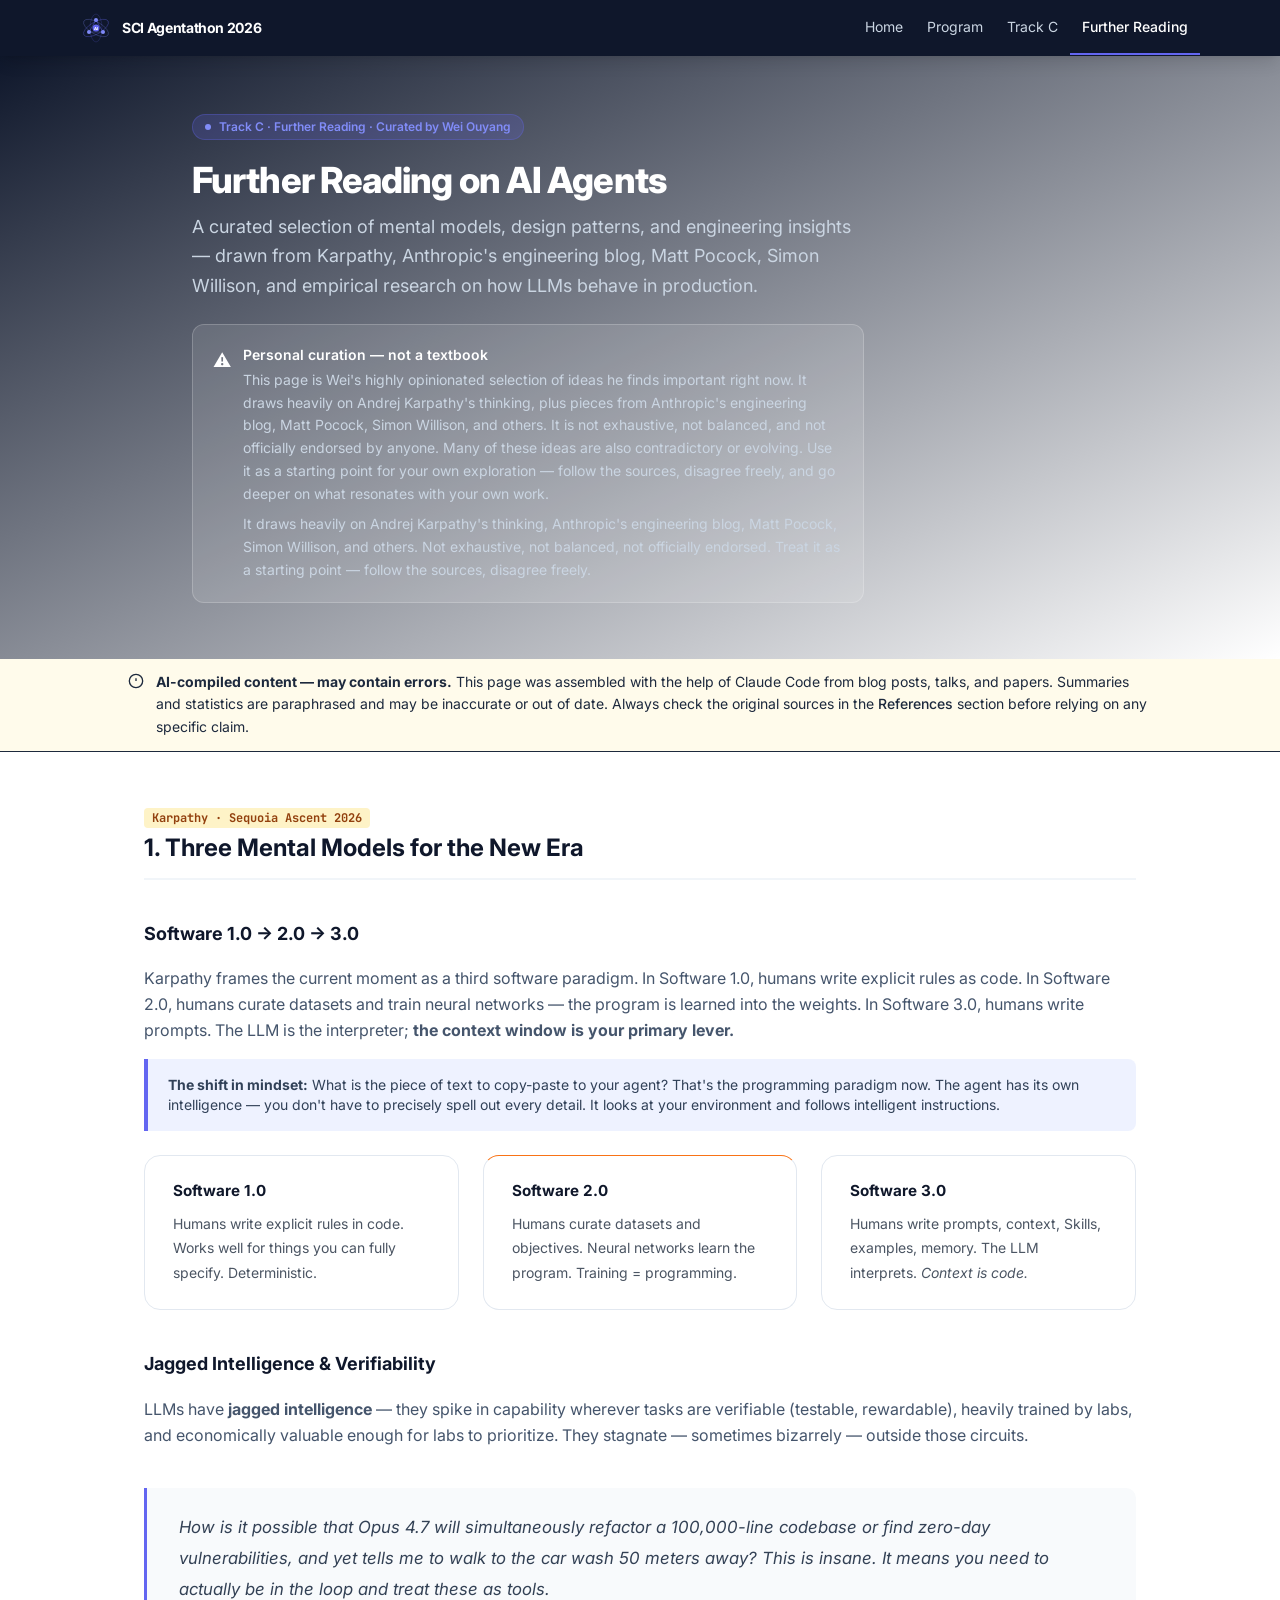
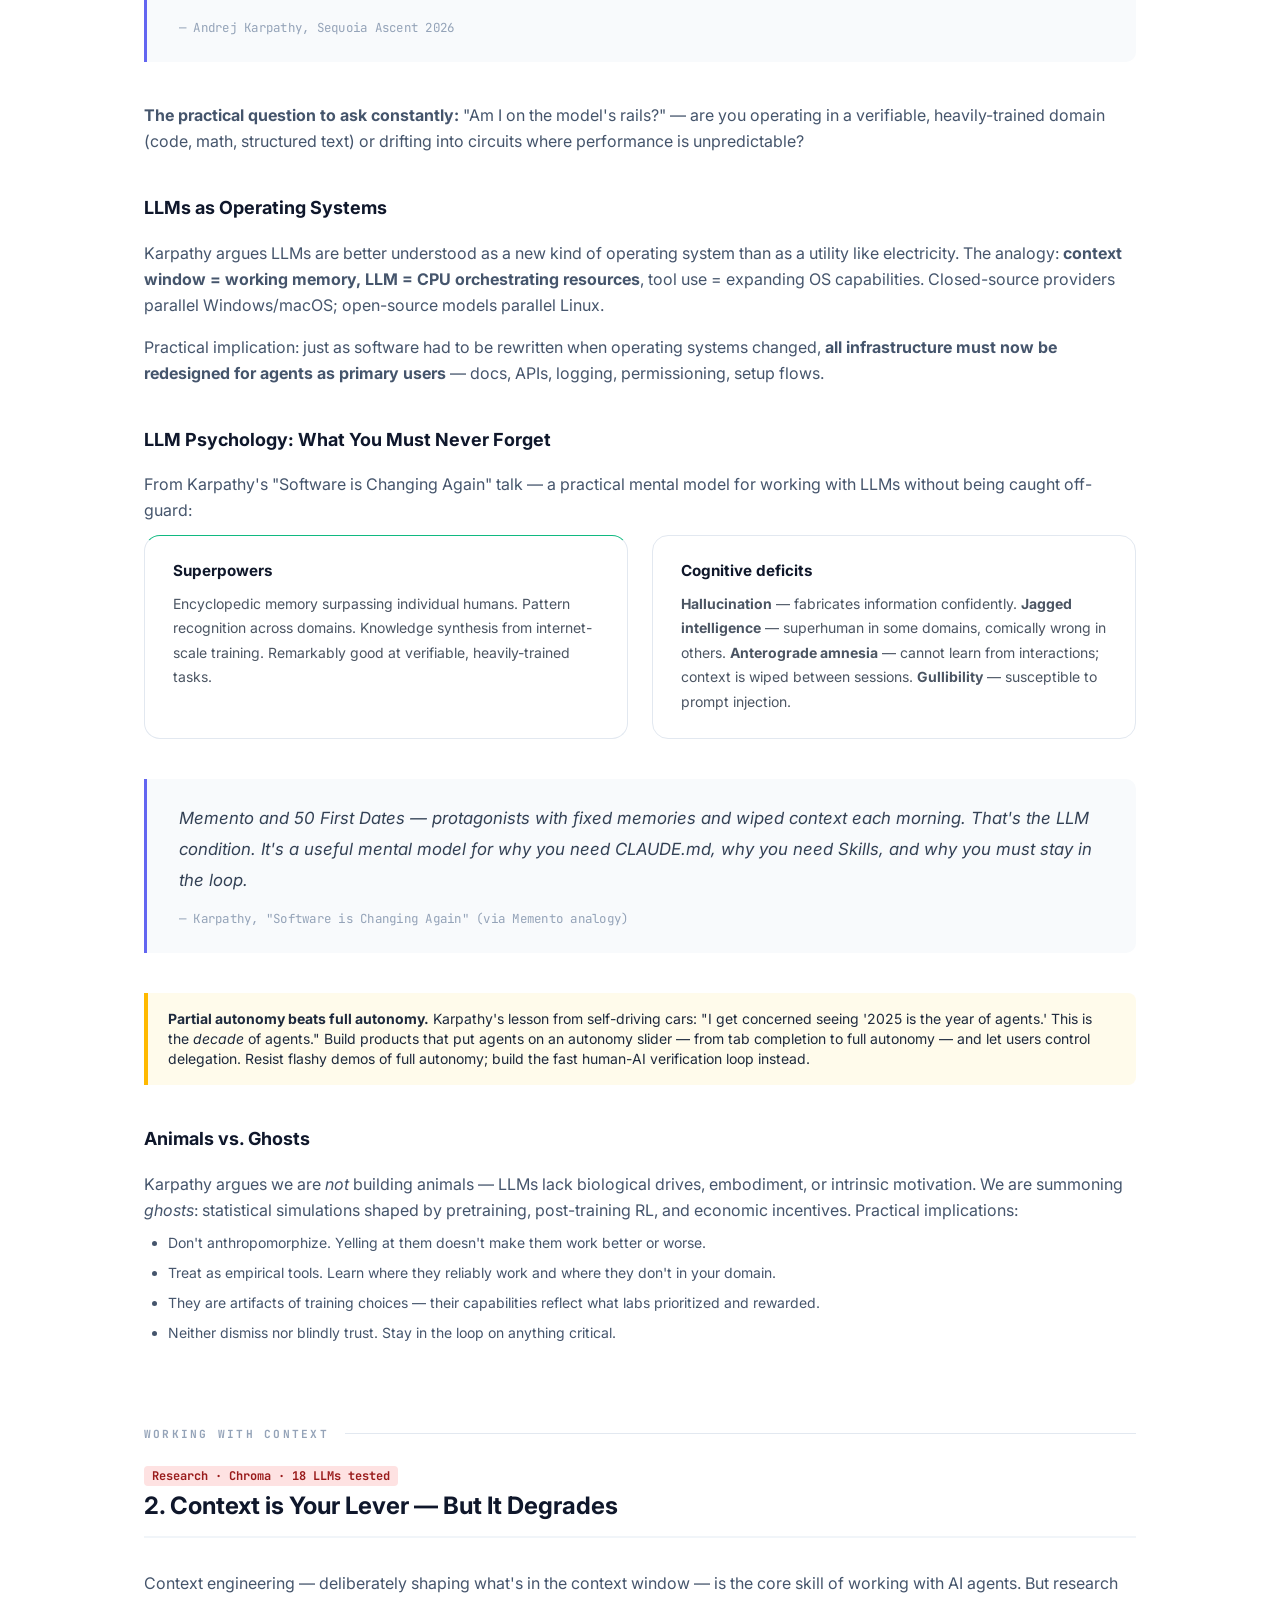
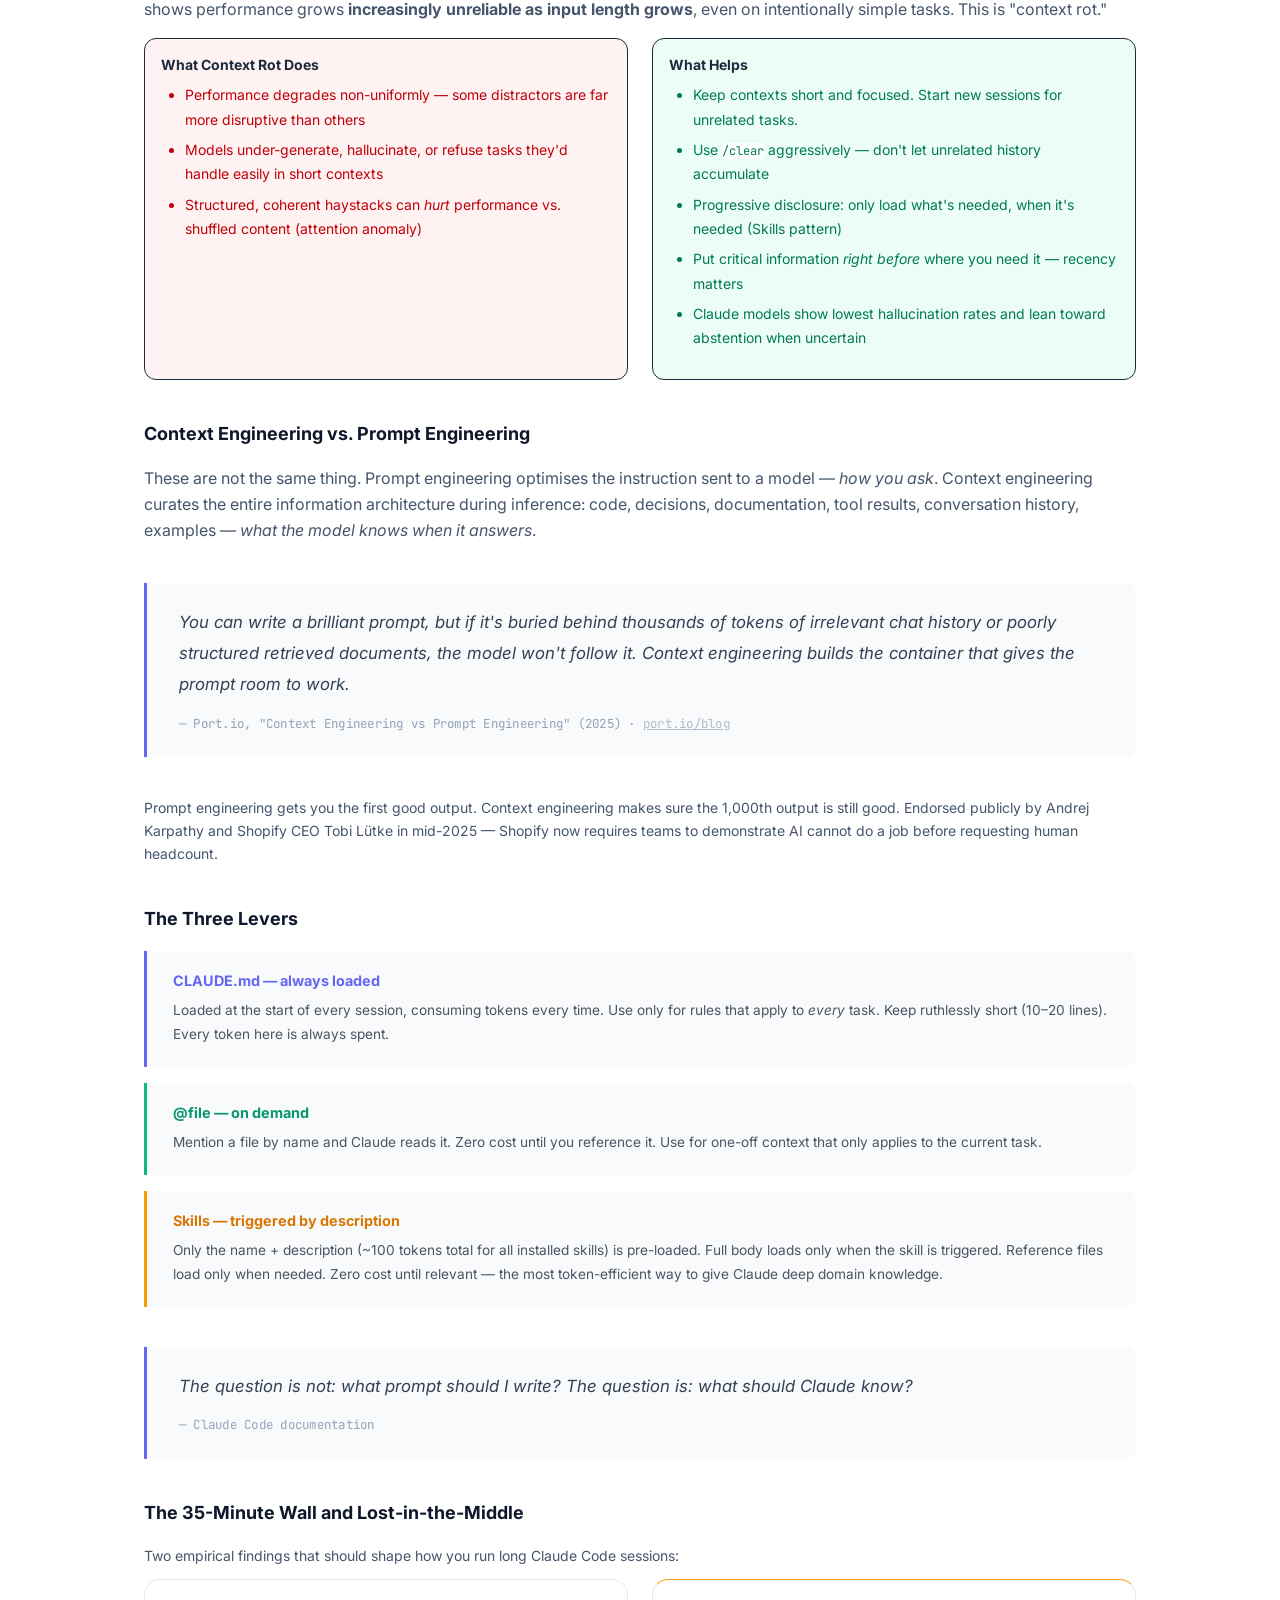
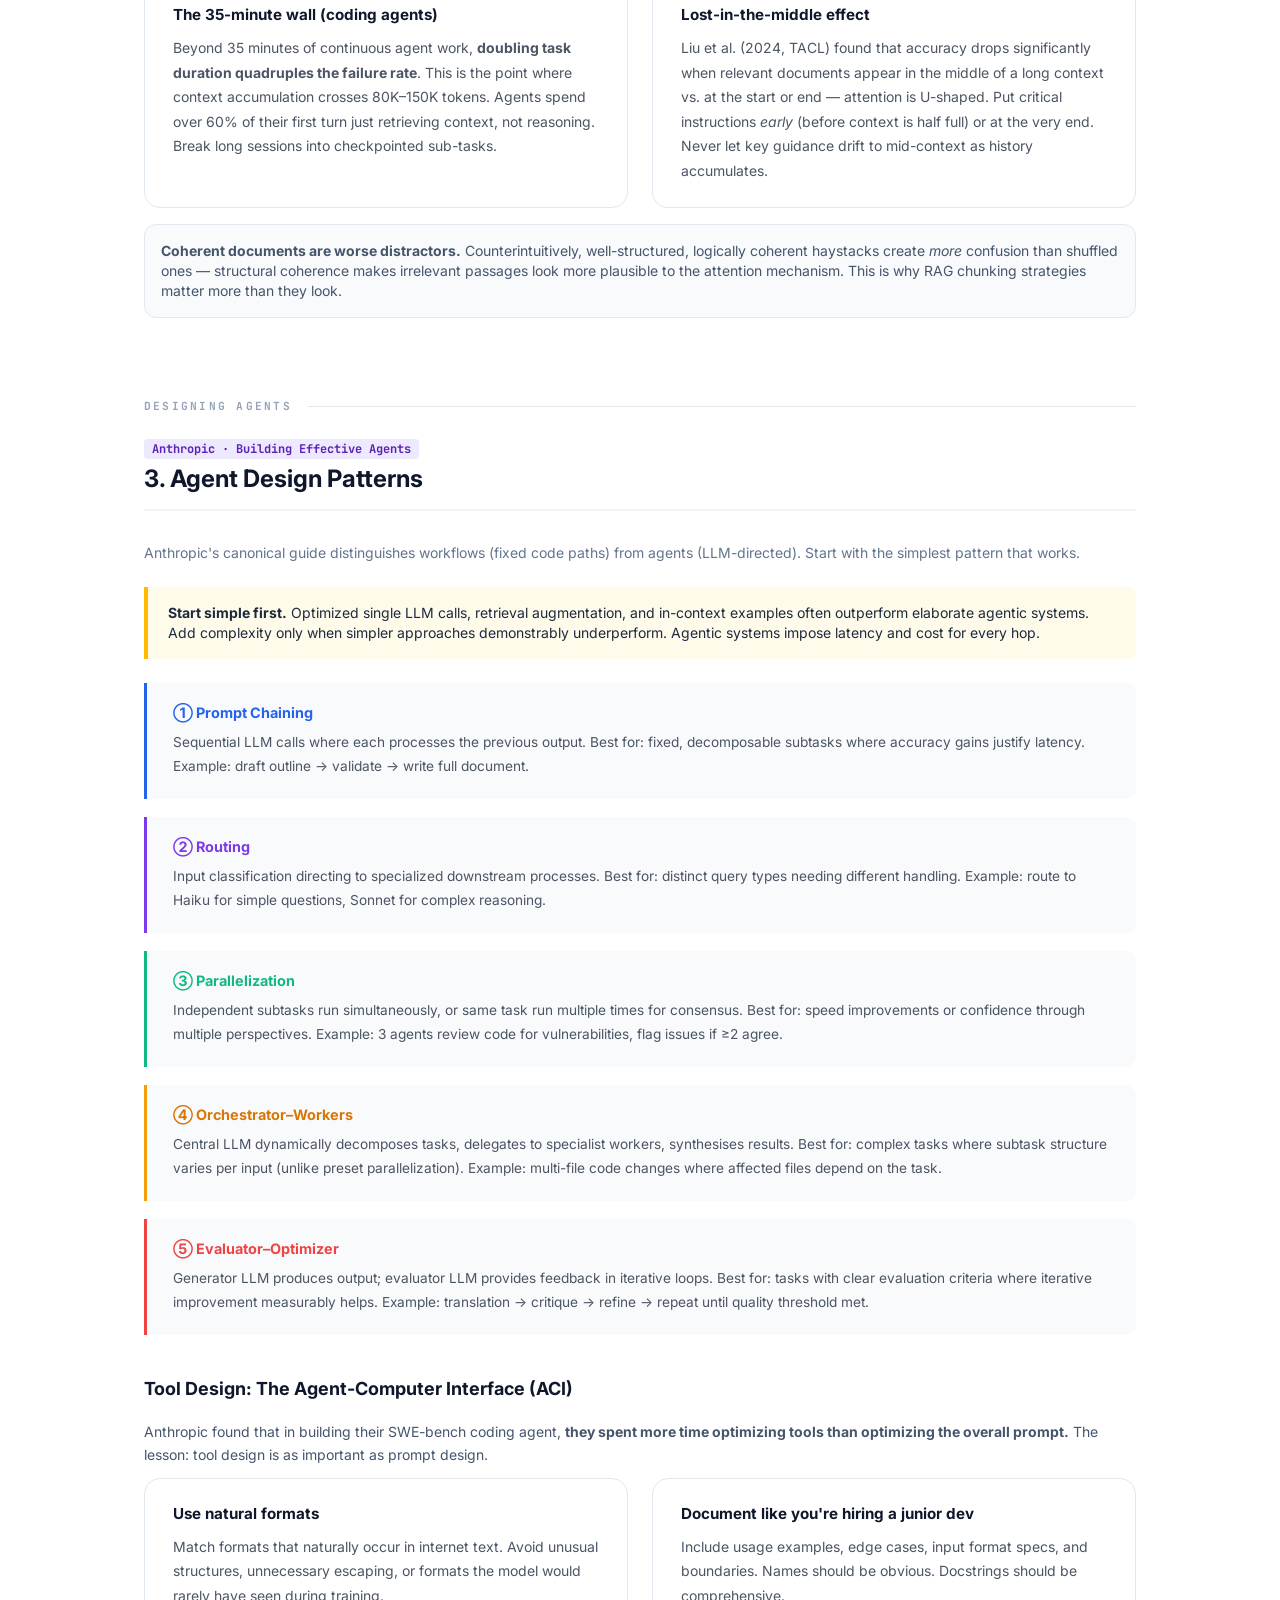
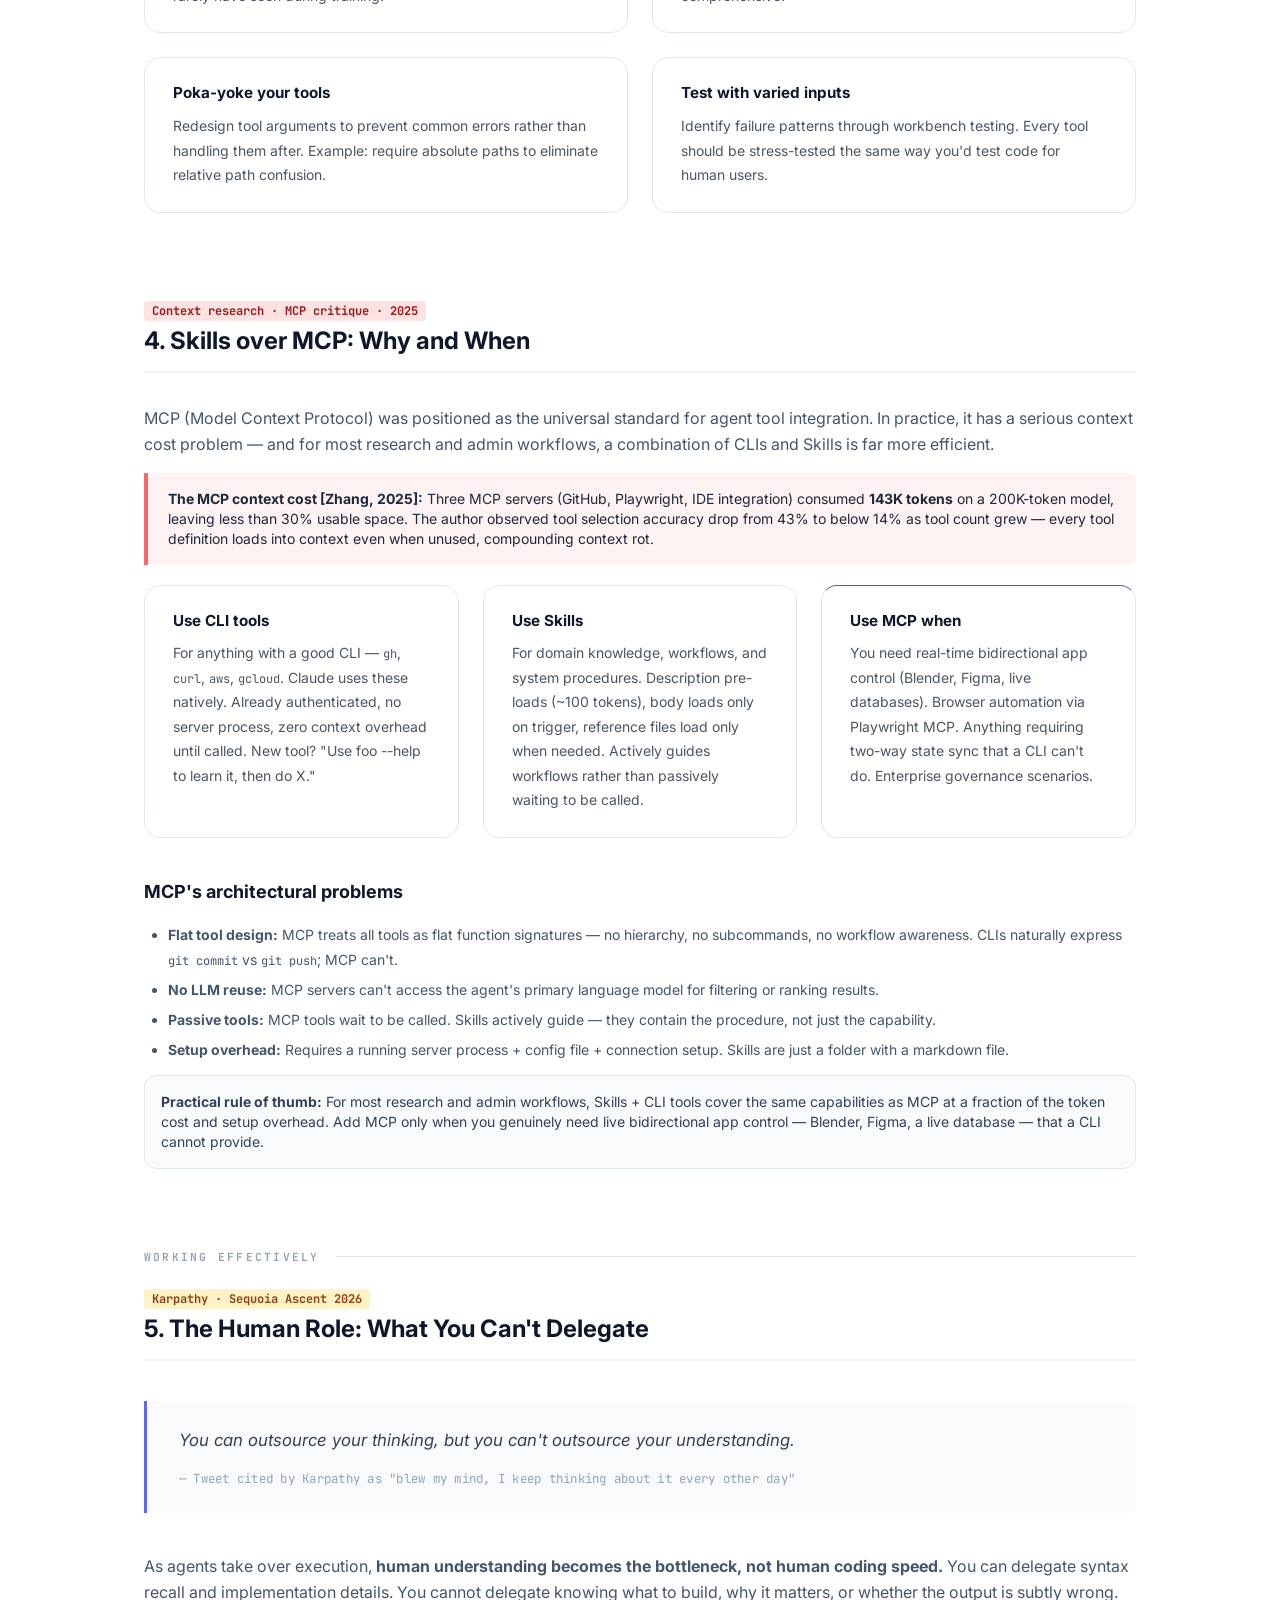
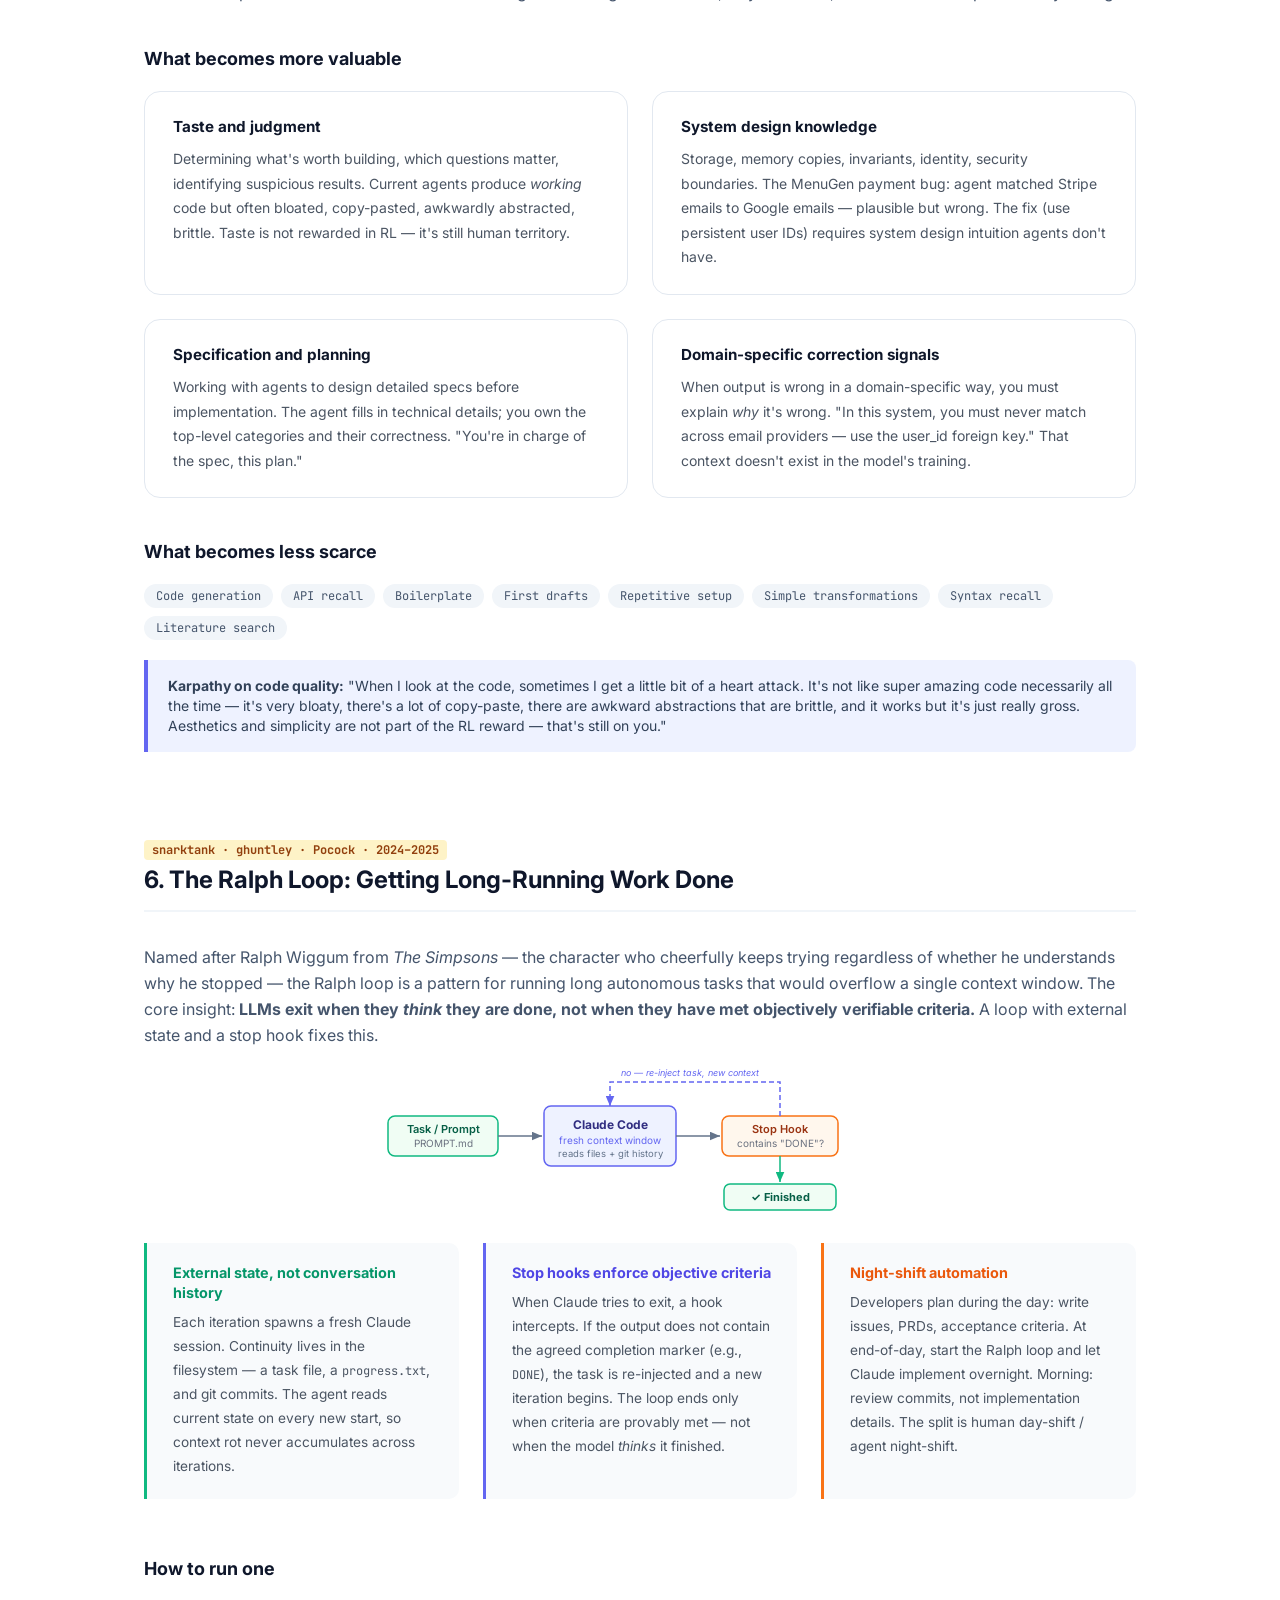
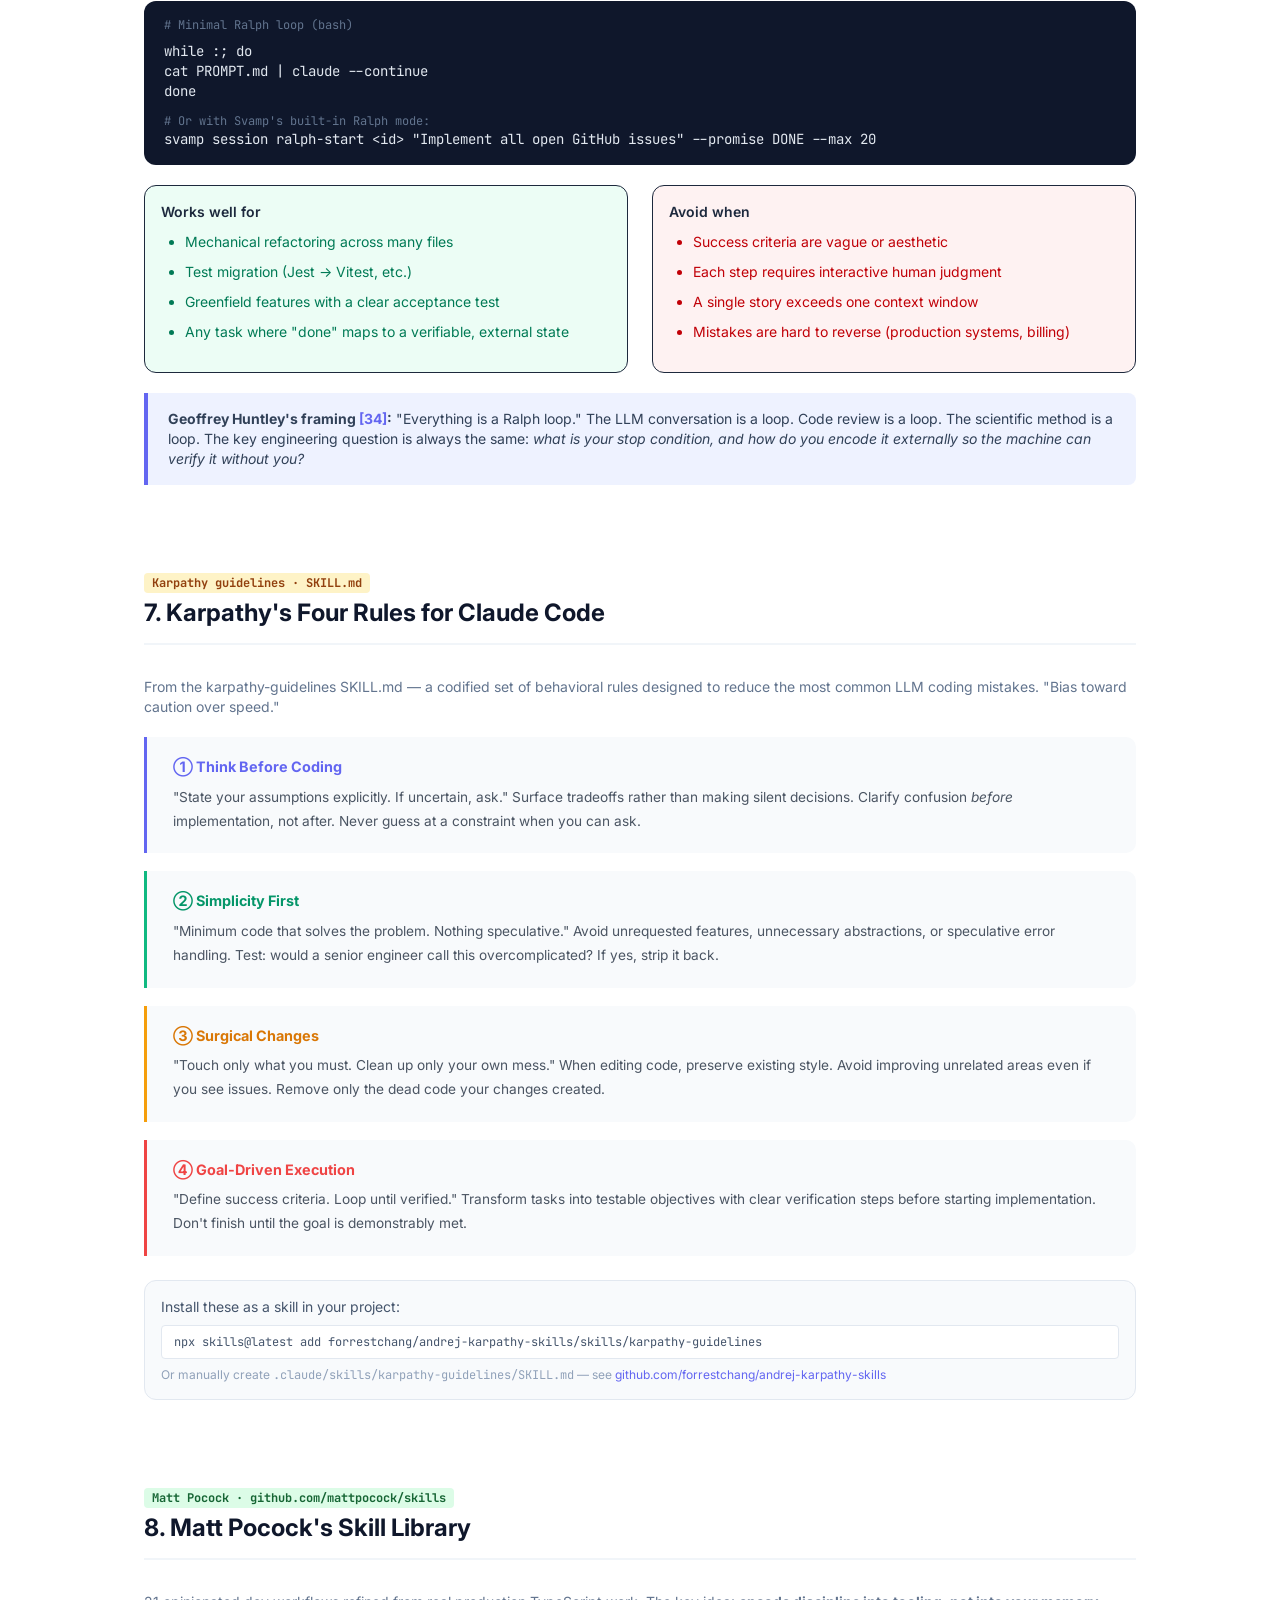
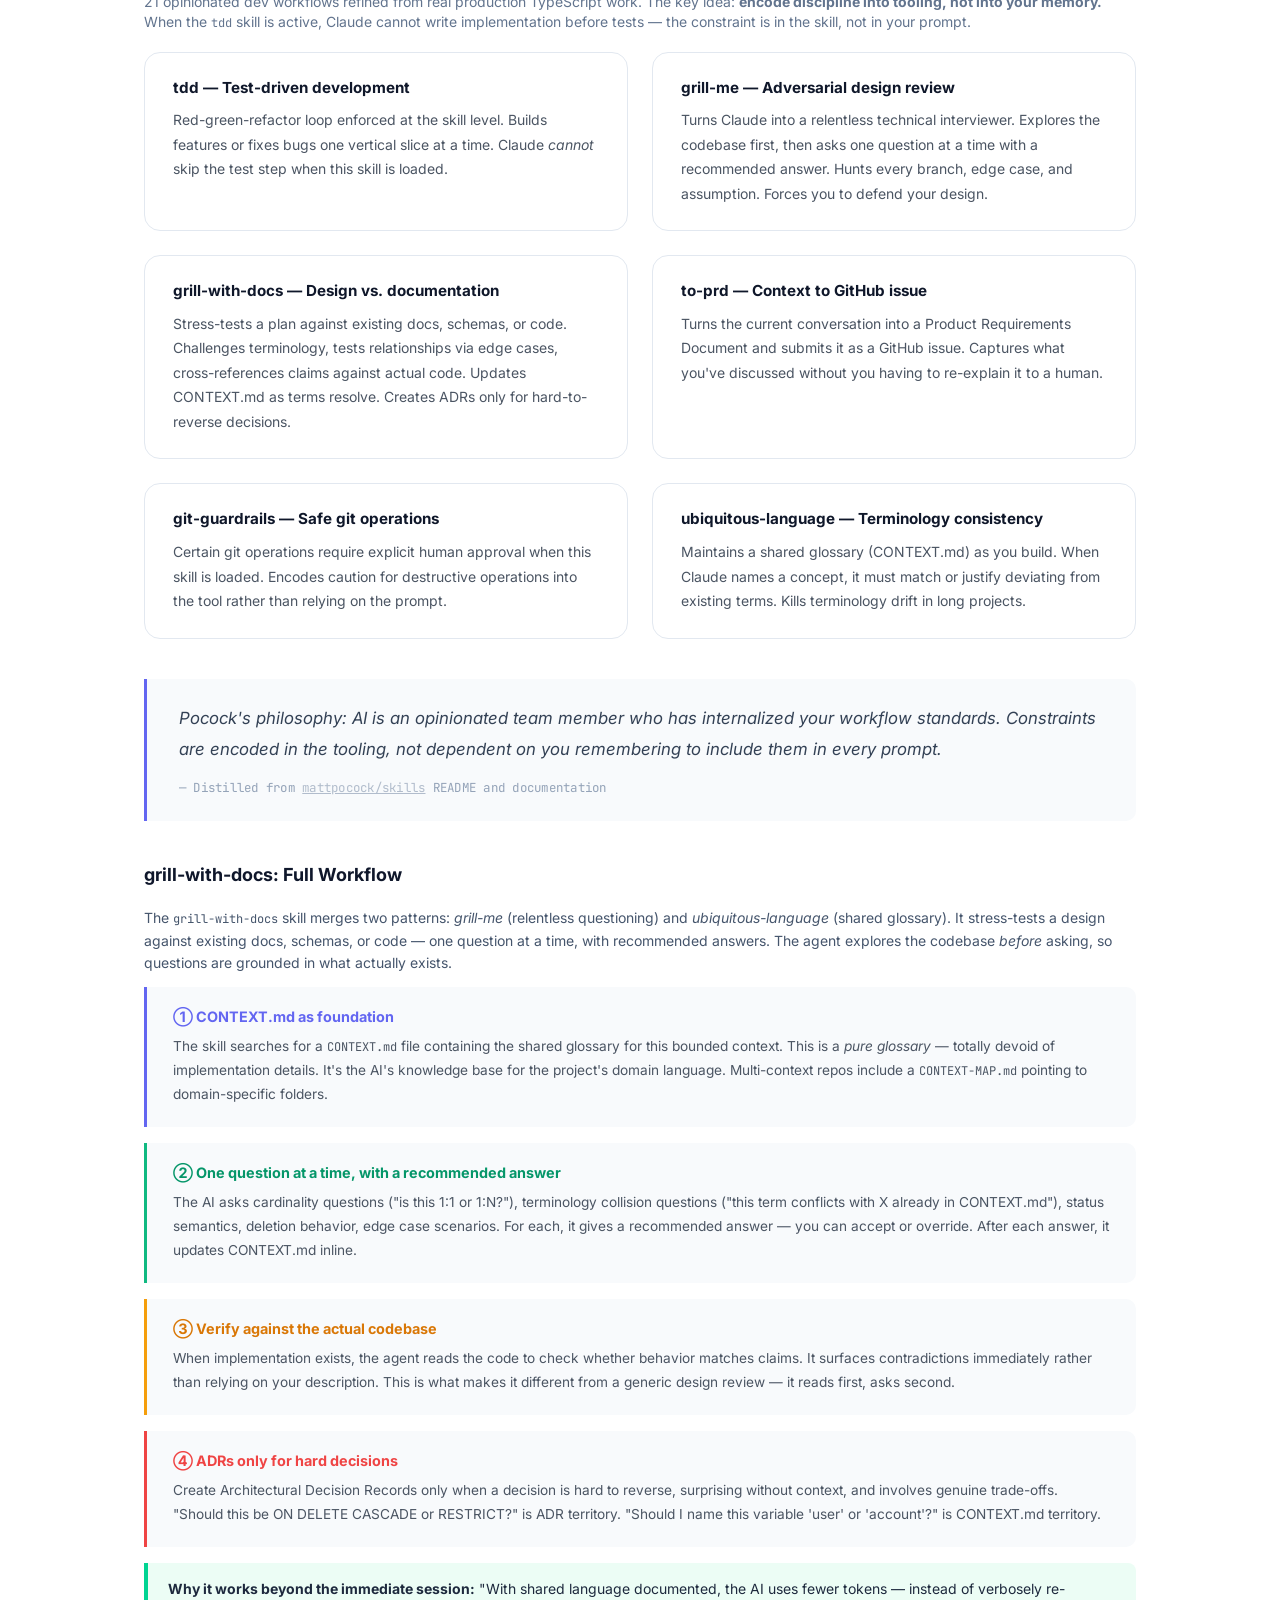
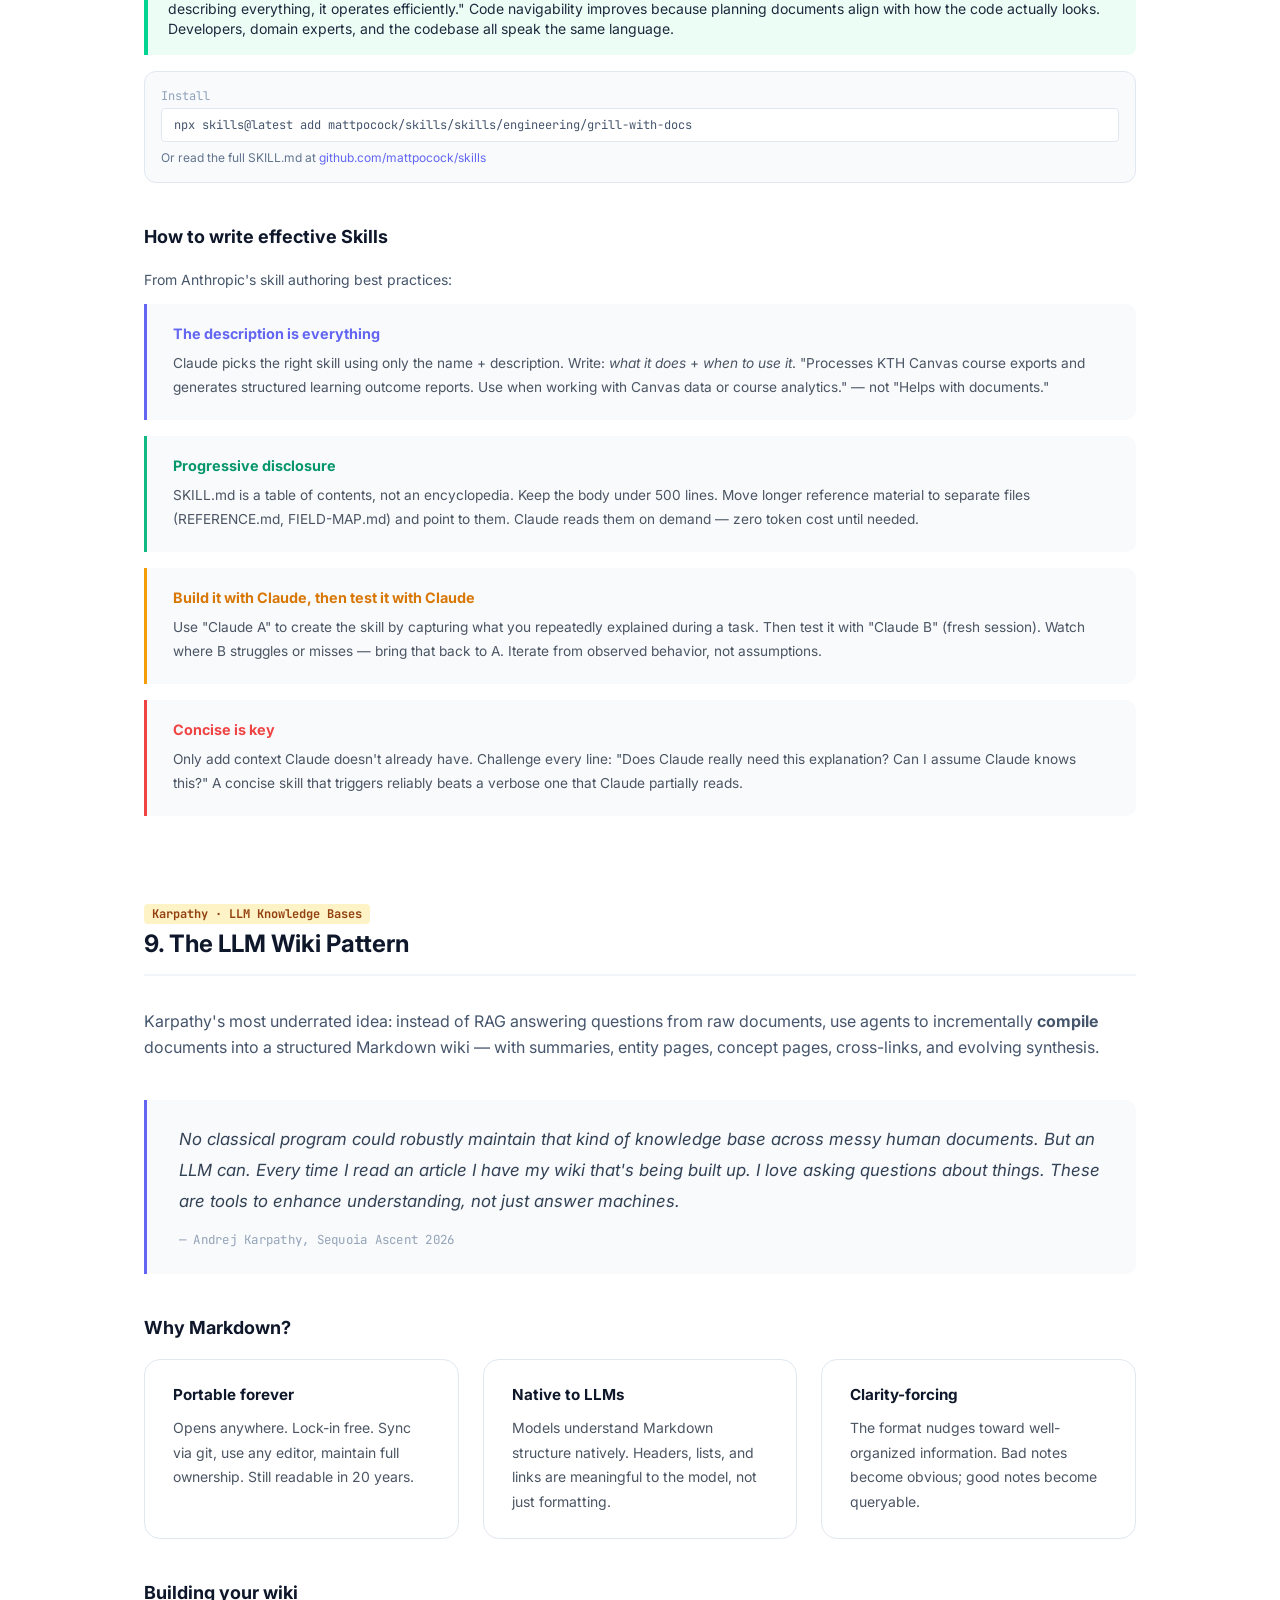
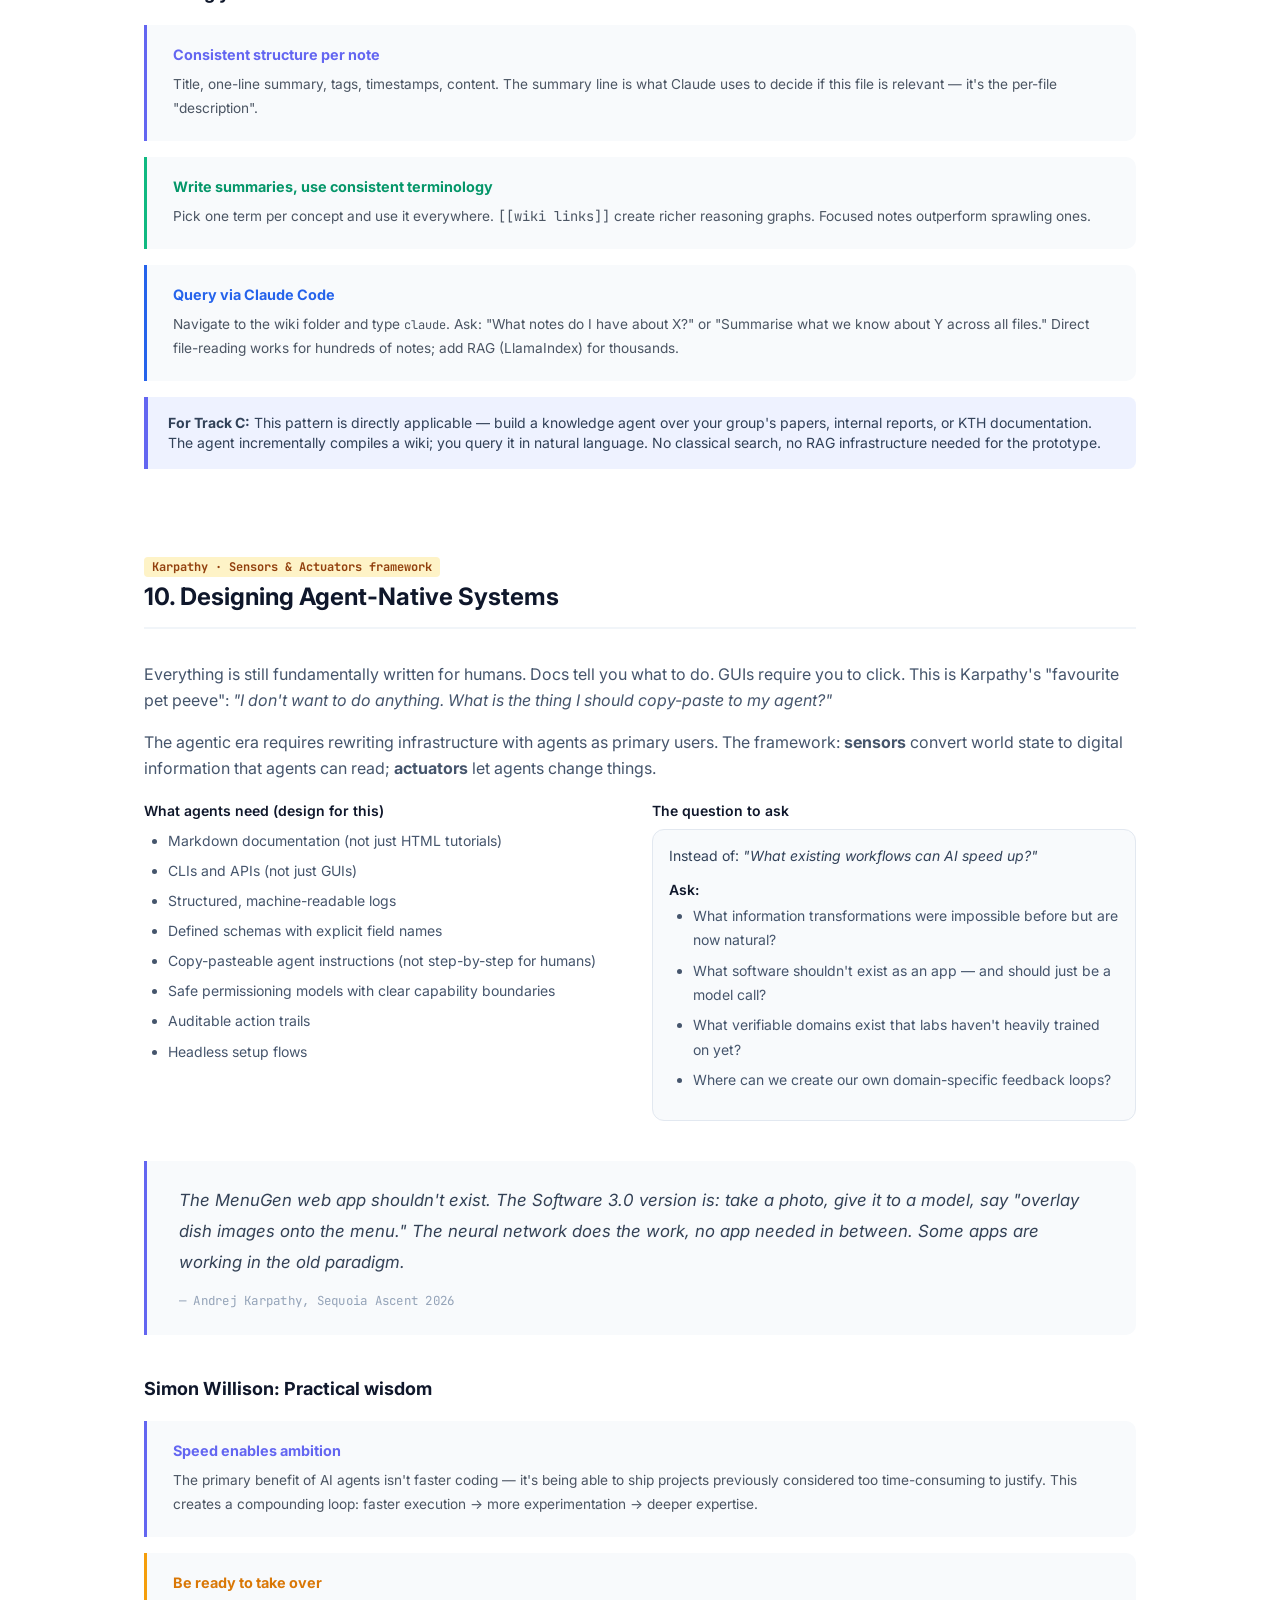
<file: docs/advanced.html>
<!DOCTYPE html>
<html lang="en" class="scroll-smooth">
<head>
<meta charset="utf-8">
<meta name="viewport" content="width=device-width, initial-scale=1.0">
<title>Further Reading on AI Agents · SCI Agentathon 2026</title>
<link rel="stylesheet" href="https://fonts.googleapis.com/css2?family=Inter:wght@300;400;500;600;700;800&family=JetBrains+Mono:wght@400;500&display=swap">
<link rel="stylesheet" href="assets/style.css">
<link rel="icon" type="image/svg+xml" href="favicon.svg">
<style>
/* ── Quotes ────────────────────────────────────── */
.quote {
  border-left: 3px solid #6366f1;
  padding: 1.5rem 2rem;
  background: #f8fafc;
  margin: 2.5rem 0;
  border-radius: 0 10px 10px 0;
}
.quote p {
  font-size: 1.05rem;
  line-height: 1.85;
  color: #334155;
  font-style: italic;
  margin: 0;
}
.quote cite {
  display: block;
  margin-top: 0.875rem;
  font-size: 0.78rem;
  font-family: 'JetBrains Mono', monospace;
  color: #94a3b8;
  font-style: normal;
  letter-spacing: 0.02em;
}

/* ── Cards ─────────────────────────────────────── */
.insight-card {
  border: 1px solid #e2e8f0;
  border-radius: 1rem;
  padding: 1.5rem 1.75rem;
  background: white;
  transition: box-shadow 0.15s, transform 0.15s;
}
.insight-card:hover { box-shadow: 0 4px 16px rgba(99,102,241,0.08); transform: translateY(-1px); }
.insight-card h4 {
  font-size: 0.95rem;
  font-weight: 700;
  color: #0f172a;
  margin-bottom: 0.6rem;
  line-height: 1.45;
}
.insight-card p {
  font-size: 0.875rem;
  line-height: 1.75;
  color: #4b5563;
  margin: 0;
}

/* ── Pattern boxes ──────────────────────────────── */
.pattern-box {
  border-left: 3px solid;
  padding: 1.25rem 1.625rem;
  margin-bottom: 1rem;
  background: #f8fafc;
  border-radius: 0 10px 10px 0;
}
.pattern-box h4 {
  font-size: 0.9rem;
  font-weight: 700;
  margin-bottom: 0.5rem;
  line-height: 1.4;
}
.pattern-box p {
  font-size: 0.855rem;
  line-height: 1.75;
  color: #4b5563;
  margin: 0;
}

/* ── Section layout ─────────────────────────────── */
.section-anchor {
  scroll-margin-top: 4rem;
  margin-bottom: 5rem;
  padding-top: 0.5rem;
}
.section-anchor > h2 {
  padding-bottom: 0.875rem;
  border-bottom: 2px solid #f1f5f9;
  margin-bottom: 2rem !important;
}
.section-anchor h3 {
  margin-top: 2.5rem !important;
  margin-bottom: 1.1rem !important;
}
/* Larger gaps for all grids inside sections */
.section-anchor .grid { gap: 1.5rem; }
.section-anchor .space-y-2 > * + * { margin-top: 0.875rem !important; }
.section-anchor .space-y-3 > * + * { margin-top: 1.125rem !important; }

/* ── Source tags ────────────────────────────────── */
.tag-karpathy { background: #fef3c7; color: #92400e; }
.tag-anthropic { background: #ede9fe; color: #5b21b6; }
.tag-pocock    { background: #dcfce7; color: #166534; }
.tag-research  { background: #fee2e2; color: #991b1b; }

/* ── TOC ────────────────────────────────────────── */
.toc-link {
  display: block;
  padding: 0.42rem 0 0.42rem 0.875rem;
  font-size: 0.82rem;
  color: #64748b;
  border-left: 2px solid #e2e8f0;
  transition: all 0.15s;
  line-height: 1.5;
}
.toc-link:hover { color: #6366f1; border-left-color: #6366f1; }

/* ── References list ────────────────────────────── */
.ref-entry {
  display: flex;
  gap: 1rem;
  padding: 1rem 0;
  border-bottom: 1px solid #f1f5f9;
  font-size: 0.855rem;
  line-height: 1.75;
  color: #374151;
}
.ref-entry:last-child { border-bottom: none; }
.ref-num {
  font-family: 'JetBrains Mono', monospace;
  font-size: 0.78rem;
  color: #6366f1;
  font-weight: 700;
  flex-shrink: 0;
  padding-top: 0.1rem;
  min-width: 2rem;
}

.mono { font-family: 'JetBrains Mono', monospace; }

/* ── Section group dividers ─────────────────────── */
.section-group {
  margin-top: 4rem;
  margin-bottom: 1rem;
  display: flex;
  align-items: center;
  gap: 1rem;
}
.section-group-label {
  font-family: 'JetBrains Mono', monospace;
  font-size: 0.7rem;
  font-weight: 700;
  letter-spacing: 0.2em;
  text-transform: uppercase;
  color: #94a3b8;
  white-space: nowrap;
}
.section-group-line {
  flex: 1;
  height: 1px;
  background: #e2e8f0;
}
</style>
</head>
<body class="font-sans text-slate-800 bg-white antialiased">

<!-- Navigation -->
<nav class="bg-slate-900 sticky top-0 z-50 shadow-lg">
  <div class="max-w-6xl mx-auto px-4 flex items-center justify-between h-14">
    <a href="index.html" class="flex items-center gap-2.5 text-white font-bold text-sm tracking-tight">
      <svg width="32" height="32" viewBox="0 0 64 64" class="flex-shrink-0">
        <ellipse cx="32" cy="32" rx="28" ry="12" fill="none" stroke="#6366f1" stroke-width="1.2" opacity="0.5" transform="rotate(-30 32 32)"/>
        <ellipse cx="32" cy="32" rx="28" ry="12" fill="none" stroke="#818cf8" stroke-width="1.2" opacity="0.4" transform="rotate(30 32 32)"/>
        <ellipse cx="32" cy="32" rx="28" ry="12" fill="none" stroke="#6366f1" stroke-width="1.2" opacity="0.3" transform="rotate(90 32 32)"/>
        <circle cx="32" cy="16" r="4" fill="#818cf8"/>
        <circle cx="18" cy="40" r="4" fill="#818cf8"/>
        <circle cx="46" cy="40" r="4" fill="#818cf8"/>
        <line x1="32" y1="16" x2="18" y2="40" stroke="#6366f1" stroke-width="1.5" opacity="0.6"/>
        <line x1="32" y1="16" x2="46" y2="40" stroke="#6366f1" stroke-width="1.5" opacity="0.6"/>
        <line x1="18" y1="40" x2="46" y2="40" stroke="#818cf8" stroke-width="1.5" opacity="0.4"/>
        <circle cx="32" cy="32" r="7" fill="#6366f1"/>
        <text x="32" y="35.5" text-anchor="middle" fill="white" font-family="Inter" font-size="8" font-weight="800">AI</text>
      </svg>
      SCI Agentathon 2026
    </a>
    <button id="nav-toggle" class="md:hidden text-white">
      <svg width="24" height="24" viewBox="0 0 24 24" fill="none" stroke="currentColor" stroke-width="2"><path d="M3 12h18M3 6h18M3 18h18"/></svg>
    </button>
    <ul id="nav-menu" class="hidden md:flex items-center gap-0 text-sm">
      <li><a href="index.html" class="block px-3 py-4 text-slate-300 hover:text-white border-b-2 border-transparent hover:border-accent/50 transition">Home</a></li>
      <li><a href="program.html" class="block px-3 py-4 text-slate-300 hover:text-white border-b-2 border-transparent hover:border-accent/50 transition">Program</a></li>
      <li><a href="track-c.html" class="block px-3 py-4 text-slate-300 hover:text-white border-b-2 border-transparent hover:border-accent/50 transition">Track C</a></li>
      <li><a href="advanced.html" class="block px-3 py-4 text-white font-medium border-b-2 border-accent">Further Reading</a></li>
    </ul>
  </div>
</nav>

<!-- Hero -->
<header class="bg-gradient-to-br from-slate-900 via-indigo-950 to-slate-800 text-white py-14 px-6">
  <div class="max-w-4xl mx-auto">
    <div class="inline-flex items-center gap-2 bg-accent/20 text-accent-light text-xs font-semibold px-3 py-1 rounded-full mb-5 border border-accent/30">
      <span class="w-1.5 h-1.5 bg-accent-light rounded-full"></span>
      Track C · Further Reading · Curated by Wei Ouyang
    </div>
    <h1 class="text-3xl md:text-4xl font-extrabold tracking-tight mb-3">Further Reading on AI Agents</h1>
    <p class="text-slate-300 text-lg max-w-2xl leading-relaxed mb-6">A curated selection of mental models, design patterns, and engineering insights — drawn from Karpathy, Anthropic's engineering blog, Matt Pocock, Simon Willison, and empirical research on how LLMs behave in production.</p>
    <!-- Disclaimer -->
    <div class="bg-white/10 border border-white/20 rounded-xl p-5 max-w-2xl">
      <div class="flex items-start gap-3">
        <div class="text-amber-300 text-lg mt-0.5">⚠️</div>
        <div>
          <div class="font-semibold text-white text-sm mb-1">Personal curation — not a textbook</div>
          <p class="text-slate-300 text-sm leading-relaxed mb-2">This page is Wei's highly opinionated selection of ideas he finds important right now. It draws heavily on Andrej Karpathy's thinking, plus pieces from Anthropic's engineering blog, Matt Pocock, Simon Willison, and others. It is not exhaustive, not balanced, and not officially endorsed by anyone. Many of these ideas are also contradictory or evolving. Use it as a starting point for your own exploration — follow the sources, disagree freely, and go deeper on what resonates with your own work.</p>
          <p class="text-slate-300 text-sm leading-relaxed">It draws heavily on Andrej Karpathy's thinking, Anthropic's engineering blog, Matt Pocock, Simon Willison, and others. Not exhaustive, not balanced, not officially endorsed. Treat it as a starting point — follow the sources, disagree freely.</p>
        </div>
      </div>
    </div>
  </div>
</header>

<!-- AI notice bar -->
<div class="border-b border-amber-200 bg-amber-50 px-4 py-3">
  <div class="max-w-5xl mx-auto flex items-start gap-3">
    <svg class="flex-shrink-0 mt-0.5 text-amber-500" width="16" height="16" viewBox="0 0 24 24" fill="none" stroke="currentColor" stroke-width="2"><circle cx="12" cy="12" r="10"/><line x1="12" y1="8" x2="12" y2="12"/><line x1="12" y1="16" x2="12.01" y2="16"/></svg>
    <p class="text-amber-800 text-sm leading-relaxed">
      <strong>AI-compiled content — may contain errors.</strong> This page was assembled with the help of Claude Code from blog posts, talks, and papers. Summaries and statistics are paraphrased and may be inaccurate or out of date. Always check the original sources in the <a href="#sources" class="underline font-medium">References</a> section before relying on any specific claim.
    </p>
  </div>
</div>

<div class="max-w-5xl mx-auto px-4 py-12 flex gap-10">

  <!-- Table of Contents (desktop sidebar) -->
  <aside class="hidden lg:block w-56 flex-shrink-0">
    <div class="sticky top-20">
      <div class="text-xs font-mono uppercase tracking-widest text-slate-400 mb-3">On this page</div>
      <nav class="flex flex-col gap-0.5">
        <a href="#mental-models" class="toc-link">1. Mental Models</a>
        <a href="#llm-psychology" class="toc-link">&nbsp;&nbsp;LLM Psychology</a>
        <a href="#context-rot" class="toc-link">2. Context is Your Lever</a>
        <a href="#agent-patterns" class="toc-link">3. Agent Patterns</a>
        <a href="#skills-vs-mcp" class="toc-link">4. Skills vs MCP</a>
        <a href="#human-role" class="toc-link">5. The Human Role</a>
        <a href="#ralph-loop" class="toc-link">6. The Ralph Loop</a>
        <a href="#karpathy-rules" class="toc-link">7. Karpathy's 4 Rules</a>
        <a href="#pocock-skills" class="toc-link">8. Matt Pocock's Skills</a>
        <a href="#knowledge-base" class="toc-link">9. The Wiki Pattern</a>
        <a href="#agent-native" class="toc-link">10. Agent-Native Design</a>
        <a href="#trust-sandbox" class="toc-link">11. Trust &amp; Sandboxing</a>
        <a href="#security" class="toc-link">12. Security: Lethal Trifecta</a>
        <a href="#agentic-lessons" class="toc-link">13. Agentic Coding Lessons</a>
        <a href="#html-output" class="toc-link">14. HTML as Output</a>
        <a href="#anthropic-blog" class="toc-link">15. Anthropic Blog</a>
        <a href="#quotes" class="toc-link">Key Quotes</a>
        <a href="#sources" class="toc-link">Sources</a>
      </nav>
    </div>
  </aside>

  <!-- Main content -->
  <main class="min-w-0 flex-1">

    <!-- ─────────────────────────────────────
         1. MENTAL MODELS
    ───────────────────────────────────── -->
    <section id="mental-models" class="section-anchor mb-14">
      <div class="flex items-center gap-2 mb-1">
        <span class="text-xs font-mono font-bold px-2 py-0.5 rounded tag-karpathy">Karpathy · Sequoia Ascent 2026</span>
      </div>
      <h2 class="text-2xl font-bold text-slate-900 mb-4">1. Three Mental Models for the New Era</h2>

      <h3 class="text-lg font-bold text-slate-900 mb-2 mt-6">Software 1.0 → 2.0 → 3.0</h3>
      <p class="text-slate-600 leading-relaxed mb-4">Karpathy frames the current moment as a third software paradigm. In Software 1.0, humans write explicit rules as code. In Software 2.0, humans curate datasets and train neural networks — the program is learned into the weights. In Software 3.0, humans write prompts. The LLM is the interpreter; <strong>the context window is your primary lever.</strong></p>
      <div class="bg-indigo-50 border-l-4 border-accent rounded-r-lg p-4 mb-6 text-sm text-slate-700">
        <strong>The shift in mindset:</strong> What is the piece of text to copy-paste to your agent? That's the programming paradigm now. The agent has its own intelligence — you don't have to precisely spell out every detail. It looks at your environment and follows intelligent instructions.
      </div>

      <div class="grid md:grid-cols-3 gap-4 mb-6">
        <div class="insight-card border-t-4 border-t-kth-light">
          <h4>Software 1.0</h4>
          <p>Humans write explicit rules in code. Works well for things you can fully specify. Deterministic.</p>
        </div>
        <div class="insight-card border-t-4" style="border-top-color:#f97316">
          <h4>Software 2.0</h4>
          <p>Humans curate datasets and objectives. Neural networks learn the program. Training = programming.</p>
        </div>
        <div class="insight-card border-t-4 border-t-accent">
          <h4>Software 3.0</h4>
          <p>Humans write prompts, context, Skills, examples, memory. The LLM interprets. <em>Context is code.</em></p>
        </div>
      </div>

      <h3 class="text-lg font-bold text-slate-900 mb-2 mt-8">Jagged Intelligence &amp; Verifiability</h3>
      <p class="text-slate-600 leading-relaxed mb-4">LLMs have <strong>jagged intelligence</strong> — they spike in capability wherever tasks are verifiable (testable, rewardable), heavily trained by labs, and economically valuable enough for labs to prioritize. They stagnate — sometimes bizarrely — outside those circuits.</p>

      <div class="quote">
        <p>How is it possible that Opus 4.7 will simultaneously refactor a 100,000-line codebase or find zero-day vulnerabilities, and yet tells me to walk to the car wash 50 meters away? This is insane. It means you need to actually be in the loop and treat these as tools.</p>
        <cite>— Andrej Karpathy, Sequoia Ascent 2026</cite>
      </div>

      <p class="text-slate-600 leading-relaxed mb-4"><strong>The practical question to ask constantly:</strong> "Am I on the model's rails?" — are you operating in a verifiable, heavily-trained domain (code, math, structured text) or drifting into circuits where performance is unpredictable?</p>

      <h3 class="text-lg font-bold text-slate-900 mb-2 mt-8">LLMs as Operating Systems</h3>
      <p class="text-slate-600 leading-relaxed mb-4">Karpathy argues LLMs are better understood as a new kind of operating system than as a utility like electricity. The analogy: <strong>context window = working memory, LLM = CPU orchestrating resources</strong>, tool use = expanding OS capabilities. Closed-source providers parallel Windows/macOS; open-source models parallel Linux.</p>
      <p class="text-slate-600 leading-relaxed mb-4">Practical implication: just as software had to be rewritten when operating systems changed, <strong>all infrastructure must now be redesigned for agents as primary users</strong> — docs, APIs, logging, permissioning, setup flows.</p>

      <h3 id="llm-psychology" class="text-lg font-bold text-slate-900 mb-2 mt-8">LLM Psychology: What You Must Never Forget</h3>
      <p class="text-slate-600 leading-relaxed mb-3">From Karpathy's "Software is Changing Again" talk — a practical mental model for working with LLMs without being caught off-guard:</p>
      <div class="grid md:grid-cols-2 gap-3 mb-5">
        <div class="insight-card border-t-4" style="border-top-color:#10b981">
          <h4>Superpowers</h4>
          <p>Encyclopedic memory surpassing individual humans. Pattern recognition across domains. Knowledge synthesis from internet-scale training. Remarkably good at verifiable, heavily-trained tasks.</p>
        </div>
        <div class="insight-card border-t-4 border-t-red-400">
          <h4>Cognitive deficits</h4>
          <p><strong>Hallucination</strong> — fabricates information confidently. <strong>Jagged intelligence</strong> — superhuman in some domains, comically wrong in others. <strong>Anterograde amnesia</strong> — cannot learn from interactions; context is wiped between sessions. <strong>Gullibility</strong> — susceptible to prompt injection.</p>
        </div>
      </div>
      <div class="quote">
        <p>Memento and 50 First Dates — protagonists with fixed memories and wiped context each morning. That's the LLM condition. It's a useful mental model for why you need CLAUDE.md, why you need Skills, and why you must stay in the loop.</p>
        <cite>— Karpathy, "Software is Changing Again" (via Memento analogy)</cite>
      </div>
      <div class="bg-amber-50 border-l-4 border-amber-400 rounded-r-lg p-4 mb-4 text-sm text-amber-900">
        <strong>Partial autonomy beats full autonomy.</strong> Karpathy's lesson from self-driving cars: "I get concerned seeing '2025 is the year of agents.' This is the <em>decade</em> of agents." Build products that put agents on an autonomy slider — from tab completion to full autonomy — and let users control delegation. Resist flashy demos of full autonomy; build the fast human-AI verification loop instead.
      </div>

      <h3 class="text-lg font-bold text-slate-900 mb-2 mt-8">Animals vs. Ghosts</h3>
      <p class="text-slate-600 leading-relaxed mb-2">Karpathy argues we are <em>not</em> building animals — LLMs lack biological drives, embodiment, or intrinsic motivation. We are summoning <em>ghosts</em>: statistical simulations shaped by pretraining, post-training RL, and economic incentives. Practical implications:</p>
      <ul class="list-disc pl-5 text-slate-600 text-sm space-y-1.5 mb-4">
        <li>Don't anthropomorphize. Yelling at them doesn't make them work better or worse.</li>
        <li>Treat as empirical tools. Learn where they reliably work and where they don't in your domain.</li>
        <li>They are artifacts of training choices — their capabilities reflect what labs prioritized and rewarded.</li>
        <li>Neither dismiss nor blindly trust. Stay in the loop on anything critical.</li>
      </ul>
    </section>

    <!-- ─────────────────────────────────────
         2. CONTEXT ROT
    ───────────────────────────────────── -->
    <div class="section-group"><span class="section-group-label">Working with context</span><div class="section-group-line"></div></div>
    <section id="context-rot" class="section-anchor mb-14">
      <div class="flex items-center gap-2 mb-1">
        <span class="text-xs font-mono font-bold px-2 py-0.5 rounded tag-research">Research · Chroma · 18 LLMs tested</span>
      </div>
      <h2 class="text-2xl font-bold text-slate-900 mb-4">2. Context is Your Lever — But It Degrades</h2>

      <p class="text-slate-600 leading-relaxed mb-4">Context engineering — deliberately shaping what's in the context window — is the core skill of working with AI agents. But research shows performance grows <strong>increasingly unreliable as input length grows</strong>, even on intentionally simple tasks. This is "context rot."</p>

      <div class="grid md:grid-cols-2 gap-4 mb-6">
        <div class="bg-red-50 border border-red-200 rounded-xl p-4">
          <h4 class="font-bold text-red-800 mb-2 text-sm">What Context Rot Does</h4>
          <ul class="text-red-700 text-sm space-y-1 list-disc pl-4">
            <li>Performance degrades non-uniformly — some distractors are far more disruptive than others</li>
            <li>Models under-generate, hallucinate, or refuse tasks they'd handle easily in short contexts</li>
            <li>Structured, coherent haystacks can <em>hurt</em> performance vs. shuffled content (attention anomaly)</li>
          </ul>
        </div>
        <div class="bg-emerald-50 border border-emerald-200 rounded-xl p-4">
          <h4 class="font-bold text-emerald-800 mb-2 text-sm">What Helps</h4>
          <ul class="text-emerald-700 text-sm space-y-1 list-disc pl-4">
            <li>Keep contexts short and focused. Start new sessions for unrelated tasks.</li>
            <li>Use <code class="font-mono text-xs bg-white px-1 rounded">/clear</code> aggressively — don't let unrelated history accumulate</li>
            <li>Progressive disclosure: only load what's needed, when it's needed (Skills pattern)</li>
            <li>Put critical information <em>right before</em> where you need it — recency matters</li>
            <li>Claude models show lowest hallucination rates and lean toward abstention when uncertain</li>
          </ul>
        </div>
      </div>

      <h3 class="text-lg font-bold text-slate-900 mb-3 mt-6">Context Engineering vs. Prompt Engineering</h3>
      <p class="text-slate-600 leading-relaxed mb-3">These are not the same thing. Prompt engineering optimises the instruction sent to a model — <em>how you ask</em>. Context engineering curates the entire information architecture during inference: code, decisions, documentation, tool results, conversation history, examples — <em>what the model knows when it answers</em>.</p>
      <div class="quote">
        <p>You can write a brilliant prompt, but if it's buried behind thousands of tokens of irrelevant chat history or poorly structured retrieved documents, the model won't follow it. Context engineering builds the container that gives the prompt room to work.</p>
        <cite>— Port.io, "Context Engineering vs Prompt Engineering" (2025) · <a href="https://www.port.io/blog/context-engineering-vs-prompt-engineering" target="_blank" style="color:inherit;text-decoration:underline;opacity:0.7">port.io/blog</a></cite>
      </div>
      <p class="text-slate-600 text-sm leading-relaxed mb-5">Prompt engineering gets you the first good output. Context engineering makes sure the 1,000th output is still good. Endorsed publicly by Andrej Karpathy and Shopify CEO Tobi Lütke in mid-2025 — Shopify now requires teams to demonstrate AI cannot do a job before requesting human headcount.</p>

      <h3 class="text-lg font-bold text-slate-900 mb-3">The Three Levers</h3>
      <div class="space-y-2 mb-6">
        <div class="pattern-box" style="border-left-color:#6366f1">
          <h4 class="text-accent">CLAUDE.md — always loaded</h4>
          <p>Loaded at the start of every session, consuming tokens every time. Use only for rules that apply to <em>every</em> task. Keep ruthlessly short (10–20 lines). Every token here is always spent.</p>
        </div>
        <div class="pattern-box" style="border-left-color:#10b981">
          <h4 style="color:#059669">@file — on demand</h4>
          <p>Mention a file by name and Claude reads it. Zero cost until you reference it. Use for one-off context that only applies to the current task.</p>
        </div>
        <div class="pattern-box" style="border-left-color:#f59e0b">
          <h4 style="color:#d97706">Skills — triggered by description</h4>
          <p>Only the name + description (~100 tokens total for all installed skills) is pre-loaded. Full body loads only when the skill is triggered. Reference files load only when needed. Zero cost until relevant — the most token-efficient way to give Claude deep domain knowledge.</p>
        </div>
      </div>

      <div class="quote">
        <p>The question is not: what prompt should I write? The question is: what should Claude know?</p>
        <cite>— Claude Code documentation</cite>
      </div>

      <h3 class="text-lg font-bold text-slate-900 mb-3 mt-6">The 35-Minute Wall and Lost-in-the-Middle</h3>
      <p class="text-slate-600 text-sm leading-relaxed mb-3">Two empirical findings that should shape how you run long Claude Code sessions:</p>
      <div class="grid md:grid-cols-2 gap-3 mb-4">
        <div class="insight-card border-t-4 border-t-red-400">
          <h4>The 35-minute wall (coding agents)</h4>
          <p>Beyond 35 minutes of continuous agent work, <strong>doubling task duration quadruples the failure rate</strong>. This is the point where context accumulation crosses 80K–150K tokens. Agents spend over 60% of their first turn just retrieving context, not reasoning. Break long sessions into checkpointed sub-tasks.</p>
        </div>
        <div class="insight-card border-t-4" style="border-top-color:#f59e0b">
          <h4>Lost-in-the-middle effect</h4>
          <p>Liu et al. (2024, TACL) found that accuracy drops significantly when relevant documents appear in the middle of a long context vs. at the start or end — attention is U-shaped. Put critical instructions <em>early</em> (before context is half full) or at the very end. Never let key guidance drift to mid-context as history accumulates.</p>
        </div>
      </div>
      <div class="bg-slate-50 border border-slate-200 rounded-xl p-4 text-sm text-slate-600">
        <strong>Coherent documents are worse distractors.</strong> Counterintuitively, well-structured, logically coherent haystacks create <em>more</em> confusion than shuffled ones — structural coherence makes irrelevant passages look more plausible to the attention mechanism. This is why RAG chunking strategies matter more than they look.
      </div>
    </section>

    <!-- ─────────────────────────────────────
         3. AGENT PATTERNS
    ───────────────────────────────────── -->
    <div class="section-group"><span class="section-group-label">Designing agents</span><div class="section-group-line"></div></div>
    <section id="agent-patterns" class="section-anchor mb-14">
      <div class="flex items-center gap-2 mb-1">
        <span class="text-xs font-mono font-bold px-2 py-0.5 rounded tag-anthropic">Anthropic · Building Effective Agents</span>
      </div>
      <h2 class="text-2xl font-bold text-slate-900 mb-2">3. Agent Design Patterns</h2>
      <p class="text-slate-500 mb-6 text-sm">Anthropic's canonical guide distinguishes workflows (fixed code paths) from agents (LLM-directed). Start with the simplest pattern that works.</p>

      <div class="bg-amber-50 border-l-4 border-amber-400 rounded-r-lg p-4 mb-6 text-sm text-amber-900">
        <strong>Start simple first.</strong> Optimized single LLM calls, retrieval augmentation, and in-context examples often outperform elaborate agentic systems. Add complexity only when simpler approaches demonstrably underperform. Agentic systems impose latency and cost for every hop.
      </div>

      <div class="space-y-3 mb-6">
        <div class="pattern-box" style="border-left-color:#2563eb">
          <h4 style="color:#2563eb">① Prompt Chaining</h4>
          <p>Sequential LLM calls where each processes the previous output. Best for: fixed, decomposable subtasks where accuracy gains justify latency. Example: draft outline → validate → write full document.</p>
        </div>
        <div class="pattern-box" style="border-left-color:#7c3aed">
          <h4 style="color:#7c3aed">② Routing</h4>
          <p>Input classification directing to specialized downstream processes. Best for: distinct query types needing different handling. Example: route to Haiku for simple questions, Sonnet for complex reasoning.</p>
        </div>
        <div class="pattern-box" style="border-left-color:#10b981">
          <h4 style="color:#10b981">③ Parallelization</h4>
          <p>Independent subtasks run simultaneously, or same task run multiple times for consensus. Best for: speed improvements or confidence through multiple perspectives. Example: 3 agents review code for vulnerabilities, flag issues if ≥2 agree.</p>
        </div>
        <div class="pattern-box" style="border-left-color:#f59e0b">
          <h4 style="color:#d97706">④ Orchestrator–Workers</h4>
          <p>Central LLM dynamically decomposes tasks, delegates to specialist workers, synthesises results. Best for: complex tasks where subtask structure varies per input (unlike preset parallelization). Example: multi-file code changes where affected files depend on the task.</p>
        </div>
        <div class="pattern-box" style="border-left-color:#ef4444">
          <h4 style="color:#ef4444">⑤ Evaluator–Optimizer</h4>
          <p>Generator LLM produces output; evaluator LLM provides feedback in iterative loops. Best for: tasks with clear evaluation criteria where iterative improvement measurably helps. Example: translation → critique → refine → repeat until quality threshold met.</p>
        </div>
      </div>

      <h3 class="text-lg font-bold text-slate-900 mb-3">Tool Design: The Agent-Computer Interface (ACI)</h3>
      <p class="text-slate-600 text-sm leading-relaxed mb-3">Anthropic found that in building their SWE-bench coding agent, <strong>they spent more time optimizing tools than optimizing the overall prompt.</strong> The lesson: tool design is as important as prompt design.</p>
      <div class="grid md:grid-cols-2 gap-3 mb-4">
        <div class="insight-card">
          <h4>Use natural formats</h4>
          <p>Match formats that naturally occur in internet text. Avoid unusual structures, unnecessary escaping, or formats the model would rarely have seen during training.</p>
        </div>
        <div class="insight-card">
          <h4>Document like you're hiring a junior dev</h4>
          <p>Include usage examples, edge cases, input format specs, and boundaries. Names should be obvious. Docstrings should be comprehensive.</p>
        </div>
        <div class="insight-card">
          <h4>Poka-yoke your tools</h4>
          <p>Redesign tool arguments to prevent common errors rather than handling them after. Example: require absolute paths to eliminate relative path confusion.</p>
        </div>
        <div class="insight-card">
          <h4>Test with varied inputs</h4>
          <p>Identify failure patterns through workbench testing. Every tool should be stress-tested the same way you'd test code for human users.</p>
        </div>
      </div>
    </section>

    <!-- ─────────────────────────────────────
         4. SKILLS VS MCP
    ───────────────────────────────────── -->
    <section id="skills-vs-mcp" class="section-anchor mb-14">
      <div class="flex items-center gap-2 mb-1">
        <span class="text-xs font-mono font-bold px-2 py-0.5 rounded tag-research">Context research · MCP critique · 2025</span>
      </div>
      <h2 class="text-2xl font-bold text-slate-900 mb-4">4. Skills over MCP: Why and When</h2>

      <p class="text-slate-600 leading-relaxed mb-4">MCP (Model Context Protocol) was positioned as the universal standard for agent tool integration. In practice, it has a serious context cost problem — and for most research and admin workflows, a combination of CLIs and Skills is far more efficient.</p>

      <div class="bg-red-50 border-l-4 border-red-400 rounded-r-lg p-4 mb-5 text-sm text-red-900">
        <strong>The MCP context cost <a href="https://dev.to/chen_zhang_bac430bc7f6b95/mcp-is-being-abandoned-how-fast-can-a-standard-die-2f7c" target="_blank" class="underline">[Zhang, 2025]</a>:</strong> Three MCP servers (GitHub, Playwright, IDE integration) consumed <strong>143K tokens</strong> on a 200K-token model, leaving less than 30% usable space. The author observed tool selection accuracy drop from 43% to below 14% as tool count grew — every tool definition loads into context even when unused, compounding context rot.
      </div>

      <div class="grid md:grid-cols-3 gap-4 mb-6">
        <div class="insight-card border-t-4 border-t-kth-light">
          <h4>Use CLI tools</h4>
          <p>For anything with a good CLI — <code class="font-mono text-xs">gh</code>, <code class="font-mono text-xs">curl</code>, <code class="font-mono text-xs">aws</code>, <code class="font-mono text-xs">gcloud</code>. Claude uses these natively. Already authenticated, no server process, zero context overhead until called. New tool? "Use foo --help to learn it, then do X."</p>
        </div>
        <div class="insight-card border-t-4 border-t-accent">
          <h4>Use Skills</h4>
          <p>For domain knowledge, workflows, and system procedures. Description pre-loads (~100 tokens), body loads only on trigger, reference files load only when needed. Actively guides workflows rather than passively waiting to be called.</p>
        </div>
        <div class="insight-card border-t-4" style="border-top-color:#7c3aed">
          <h4>Use MCP when</h4>
          <p>You need real-time bidirectional app control (Blender, Figma, live databases). Browser automation via Playwright MCP. Anything requiring two-way state sync that a CLI can't do. Enterprise governance scenarios.</p>
        </div>
      </div>

      <h3 class="text-lg font-bold text-slate-900 mb-2">MCP's architectural problems</h3>
      <ul class="list-disc pl-5 text-slate-600 text-sm space-y-1.5 mb-4">
        <li><strong>Flat tool design:</strong> MCP treats all tools as flat function signatures — no hierarchy, no subcommands, no workflow awareness. CLIs naturally express <code class="font-mono text-xs">git commit</code> vs <code class="font-mono text-xs">git push</code>; MCP can't.</li>
        <li><strong>No LLM reuse:</strong> MCP servers can't access the agent's primary language model for filtering or ranking results.</li>
        <li><strong>Passive tools:</strong> MCP tools wait to be called. Skills actively guide — they contain the procedure, not just the capability.</li>
        <li><strong>Setup overhead:</strong> Requires a running server process + config file + connection setup. Skills are just a folder with a markdown file.</li>
      </ul>

      <div class="bg-slate-50 border border-slate-200 rounded-xl p-4 text-sm text-slate-700 mb-4">
        <strong>Practical rule of thumb:</strong> For most research and admin workflows, Skills + CLI tools cover the same capabilities as MCP at a fraction of the token cost and setup overhead. Add MCP only when you genuinely need live bidirectional app control — Blender, Figma, a live database — that a CLI cannot provide.
      </div>
    </section>

    <!-- ─────────────────────────────────────
         5. THE HUMAN ROLE
    ───────────────────────────────────── -->
    <div class="section-group"><span class="section-group-label">Working effectively</span><div class="section-group-line"></div></div>
    <section id="human-role" class="section-anchor mb-14">
      <div class="flex items-center gap-2 mb-1">
        <span class="text-xs font-mono font-bold px-2 py-0.5 rounded tag-karpathy">Karpathy · Sequoia Ascent 2026</span>
      </div>
      <h2 class="text-2xl font-bold text-slate-900 mb-4">5. The Human Role: What You Can't Delegate</h2>

      <div class="quote">
        <p>You can outsource your thinking, but you can't outsource your understanding.</p>
        <cite>— Tweet cited by Karpathy as "blew my mind, I keep thinking about it every other day"</cite>
      </div>

      <p class="text-slate-600 leading-relaxed mb-4">As agents take over execution, <strong>human understanding becomes the bottleneck, not human coding speed.</strong> You can delegate syntax recall and implementation details. You cannot delegate knowing what to build, why it matters, or whether the output is subtly wrong.</p>

      <h3 class="text-lg font-bold text-slate-900 mb-3">What becomes more valuable</h3>
      <div class="grid md:grid-cols-2 gap-3 mb-5">
        <div class="insight-card">
          <h4>Taste and judgment</h4>
          <p>Determining what's worth building, which questions matter, identifying suspicious results. Current agents produce <em>working</em> code but often bloated, copy-pasted, awkwardly abstracted, brittle. Taste is not rewarded in RL — it's still human territory.</p>
        </div>
        <div class="insight-card">
          <h4>System design knowledge</h4>
          <p>Storage, memory copies, invariants, identity, security boundaries. The MenuGen payment bug: agent matched Stripe emails to Google emails — plausible but wrong. The fix (use persistent user IDs) requires system design intuition agents don't have.</p>
        </div>
        <div class="insight-card">
          <h4>Specification and planning</h4>
          <p>Working with agents to design detailed specs before implementation. The agent fills in technical details; you own the top-level categories and their correctness. "You're in charge of the spec, this plan."</p>
        </div>
        <div class="insight-card">
          <h4>Domain-specific correction signals</h4>
          <p>When output is wrong in a domain-specific way, you must explain <em>why</em> it's wrong. "In this system, you must never match across email providers — use the user_id foreign key." That context doesn't exist in the model's training.</p>
        </div>
      </div>

      <h3 class="text-lg font-bold text-slate-900 mb-3">What becomes less scarce</h3>
      <div class="flex flex-wrap gap-2 mb-5">
        <span class="bg-slate-100 text-slate-600 text-xs px-3 py-1 rounded-full font-mono">Code generation</span>
        <span class="bg-slate-100 text-slate-600 text-xs px-3 py-1 rounded-full font-mono">API recall</span>
        <span class="bg-slate-100 text-slate-600 text-xs px-3 py-1 rounded-full font-mono">Boilerplate</span>
        <span class="bg-slate-100 text-slate-600 text-xs px-3 py-1 rounded-full font-mono">First drafts</span>
        <span class="bg-slate-100 text-slate-600 text-xs px-3 py-1 rounded-full font-mono">Repetitive setup</span>
        <span class="bg-slate-100 text-slate-600 text-xs px-3 py-1 rounded-full font-mono">Simple transformations</span>
        <span class="bg-slate-100 text-slate-600 text-xs px-3 py-1 rounded-full font-mono">Syntax recall</span>
        <span class="bg-slate-100 text-slate-600 text-xs px-3 py-1 rounded-full font-mono">Literature search</span>
      </div>

      <div class="bg-indigo-50 border-l-4 border-accent rounded-r-lg p-4 text-sm text-slate-700">
        <strong>Karpathy on code quality:</strong> "When I look at the code, sometimes I get a little bit of a heart attack. It's not like super amazing code necessarily all the time — it's very bloaty, there's a lot of copy-paste, there are awkward abstractions that are brittle, and it works but it's just really gross. Aesthetics and simplicity are not part of the RL reward — that's still on you."
      </div>
    </section>

    <!-- ─────────────────────────────────────
         6. THE RALPH LOOP
    ───────────────────────────────────── -->
    <section id="ralph-loop" class="section-anchor mb-14">
      <div class="flex items-center gap-2 mb-1">
        <span class="text-xs font-mono font-bold px-2 py-0.5 rounded" style="background:#fef3c7;color:#92400e">snarktank · ghuntley · Pocock · 2024–2025</span>
      </div>
      <h2 class="text-2xl font-bold text-slate-900 mb-4">6. The Ralph Loop: Getting Long-Running Work Done</h2>

      <p class="text-slate-600 leading-relaxed mb-4">Named after Ralph Wiggum from <em>The Simpsons</em> — the character who cheerfully keeps trying regardless of whether he understands why he stopped — the Ralph loop is a pattern for running long autonomous tasks that would overflow a single context window. The core insight: <strong>LLMs exit when they <em>think</em> they are done, not when they have met objectively verifiable criteria.</strong> A loop with external state and a stop hook fixes this.</p>

      <!-- Loop diagram -->
      <div class="flex justify-center mb-6">
        <svg width="520" height="155" viewBox="0 0 520 155" fill="none" xmlns="http://www.w3.org/2000/svg" class="max-w-full">
          <defs>
            <marker id="rl-arr" markerWidth="8" markerHeight="6" refX="7" refY="3" orient="auto">
              <path d="M0 0 L7 3 L0 6 Z" fill="#64748b"/>
            </marker>
            <marker id="rl-arr-b" markerWidth="8" markerHeight="6" refX="7" refY="3" orient="auto">
              <path d="M0 0 L7 3 L0 6 Z" fill="#6366f1"/>
            </marker>
            <marker id="rl-arr-g" markerWidth="8" markerHeight="6" refX="7" refY="3" orient="auto">
              <path d="M0 0 L7 3 L0 6 Z" fill="#10b981"/>
            </marker>
          </defs>
          <!-- Task box -->
          <rect x="8" y="52" width="110" height="40" rx="7" fill="#f0fdf4" stroke="#10b981" stroke-width="1.5"/>
          <text x="63" y="69" text-anchor="middle" font-family="Inter,sans-serif" font-size="11" font-weight="600" fill="#065f46">Task / Prompt</text>
          <text x="63" y="83" text-anchor="middle" font-family="Inter,sans-serif" font-size="10" fill="#6b7280">PROMPT.md</text>
          <!-- Arrow 1 -->
          <line x1="118" y1="72" x2="162" y2="72" stroke="#64748b" stroke-width="1.5" marker-end="url(#rl-arr)"/>
          <!-- Claude box -->
          <rect x="164" y="42" width="132" height="60" rx="7" fill="#eef2ff" stroke="#6366f1" stroke-width="1.5"/>
          <text x="230" y="65" text-anchor="middle" font-family="Inter,sans-serif" font-size="12" font-weight="700" fill="#312e81">Claude Code</text>
          <text x="230" y="80" text-anchor="middle" font-family="Inter,sans-serif" font-size="10" fill="#6366f1">fresh context window</text>
          <text x="230" y="93" text-anchor="middle" font-family="Inter,sans-serif" font-size="9.5" fill="#64748b">reads files + git history</text>
          <!-- Arrow 2 -->
          <line x1="296" y1="72" x2="340" y2="72" stroke="#64748b" stroke-width="1.5" marker-end="url(#rl-arr)"/>
          <!-- Stop hook box -->
          <rect x="342" y="52" width="116" height="40" rx="7" fill="#fff7ed" stroke="#f97316" stroke-width="1.5"/>
          <text x="400" y="69" text-anchor="middle" font-family="Inter,sans-serif" font-size="11" font-weight="600" fill="#9a3412">Stop Hook</text>
          <text x="400" y="83" text-anchor="middle" font-family="Inter,sans-serif" font-size="10" fill="#6b7280">contains "DONE"?</text>
          <!-- Loop back path (if not done) -->
          <path d="M400 52 L400 18 L230 18 L230 42" stroke="#6366f1" stroke-width="1.5" stroke-dasharray="5 3" fill="none" marker-end="url(#rl-arr-b)"/>
          <text x="310" y="12" text-anchor="middle" font-family="Inter,sans-serif" font-size="9" fill="#6366f1" font-style="italic">no — re-inject task, new context</text>
          <!-- Done path -->
          <line x1="400" y1="92" x2="400" y2="118" stroke="#10b981" stroke-width="1.5" marker-end="url(#rl-arr-g)"/>
          <rect x="344" y="120" width="112" height="26" rx="6" fill="#f0fdf4" stroke="#10b981" stroke-width="1.5"/>
          <text x="400" y="137" text-anchor="middle" font-family="Inter,sans-serif" font-size="11" font-weight="700" fill="#065f46">✓ Finished</text>
        </svg>
      </div>

      <div class="grid md:grid-cols-3 gap-4 mb-6">
        <div class="pattern-box" style="border-left-color:#10b981">
          <h4 style="color:#059669">External state, not conversation history</h4>
          <p>Each iteration spawns a fresh Claude session. Continuity lives in the filesystem — a task file, a <code class="font-mono text-xs">progress.txt</code>, and git commits. The agent reads current state on every new start, so context rot never accumulates across iterations.</p>
        </div>
        <div class="pattern-box" style="border-left-color:#6366f1">
          <h4 style="color:#4f46e5">Stop hooks enforce objective criteria</h4>
          <p>When Claude tries to exit, a hook intercepts. If the output does not contain the agreed completion marker (e.g., <code class="font-mono text-xs">DONE</code>), the task is re-injected and a new iteration begins. The loop ends only when criteria are provably met — not when the model <em>thinks</em> it finished.</p>
        </div>
        <div class="pattern-box" style="border-left-color:#f97316">
          <h4 style="color:#ea580c">Night-shift automation</h4>
          <p>Developers plan during the day: write issues, PRDs, acceptance criteria. At end-of-day, start the Ralph loop and let Claude implement overnight. Morning: review commits, not implementation details. The split is human day-shift / agent night-shift.</p>
        </div>
      </div>

      <h3 class="text-lg font-bold text-slate-900 mb-3">How to run one</h3>
      <div class="bg-slate-900 text-slate-200 rounded-xl px-5 py-4 font-mono text-sm mb-5 overflow-x-auto">
        <div class="text-slate-500 mb-2 text-xs"># Minimal Ralph loop (bash)</div>
        <div><span class="text-emerald-400">while</span> <span class="text-yellow-300">:</span>; <span class="text-emerald-400">do</span></div>
        <div class="pl-4"><span class="text-sky-300">cat</span> PROMPT.md | <span class="text-sky-300">claude</span> --continue</div>
        <div><span class="text-emerald-400">done</span></div>
        <div class="text-slate-500 mt-3 text-xs"># Or with Svamp's built-in Ralph mode:</div>
        <div><span class="text-sky-300">svamp session ralph-start</span> &lt;id&gt; <span class="text-green-300">"Implement all open GitHub issues"</span> --promise <span class="text-amber-300">DONE</span> --max <span class="text-amber-300">20</span></div>
      </div>

      <div class="grid md:grid-cols-2 gap-4 mb-5">
        <div class="bg-emerald-50 border border-emerald-200 rounded-xl p-4 text-sm">
          <div class="font-semibold text-emerald-800 mb-2">Works well for</div>
          <ul class="list-disc pl-4 text-emerald-700 space-y-1">
            <li>Mechanical refactoring across many files</li>
            <li>Test migration (Jest → Vitest, etc.)</li>
            <li>Greenfield features with a clear acceptance test</li>
            <li>Any task where "done" maps to a verifiable, external state</li>
          </ul>
        </div>
        <div class="bg-red-50 border border-red-200 rounded-xl p-4 text-sm">
          <div class="font-semibold text-red-800 mb-2">Avoid when</div>
          <ul class="list-disc pl-4 text-red-700 space-y-1">
            <li>Success criteria are vague or aesthetic</li>
            <li>Each step requires interactive human judgment</li>
            <li>A single story exceeds one context window</li>
            <li>Mistakes are hard to reverse (production systems, billing)</li>
          </ul>
        </div>
      </div>

      <div class="bg-indigo-50 border-l-4 border-accent rounded-r-lg p-4 text-sm text-slate-700">
        <strong>Geoffrey Huntley's framing <a href="https://ghuntley.com/loop/" target="_blank" class="underline text-accent">[34]</a>:</strong> "Everything is a Ralph loop." The LLM conversation is a loop. Code review is a loop. The scientific method is a loop. The key engineering question is always the same: <em>what is your stop condition, and how do you encode it externally so the machine can verify it without you?</em>
      </div>
    </section>

    <!-- ─────────────────────────────────────
         7. KARPATHY'S 4 RULES
    ───────────────────────────────────── -->
    <section id="karpathy-rules" class="section-anchor mb-14">
      <div class="flex items-center gap-2 mb-1">
        <span class="text-xs font-mono font-bold px-2 py-0.5 rounded tag-karpathy">Karpathy guidelines · SKILL.md</span>
      </div>
      <h2 class="text-2xl font-bold text-slate-900 mb-2">7. Karpathy's Four Rules for Claude Code</h2>
      <p class="text-slate-500 text-sm mb-5">From the karpathy-guidelines SKILL.md — a codified set of behavioral rules designed to reduce the most common LLM coding mistakes. "Bias toward caution over speed."</p>

      <div class="space-y-3 mb-6">
        <div class="pattern-box" style="border-left-color:#6366f1">
          <h4 class="text-accent">① Think Before Coding</h4>
          <p>"State your assumptions explicitly. If uncertain, ask." Surface tradeoffs rather than making silent decisions. Clarify confusion <em>before</em> implementation, not after. Never guess at a constraint when you can ask.</p>
        </div>
        <div class="pattern-box" style="border-left-color:#10b981">
          <h4 style="color:#059669">② Simplicity First</h4>
          <p>"Minimum code that solves the problem. Nothing speculative." Avoid unrequested features, unnecessary abstractions, or speculative error handling. Test: would a senior engineer call this overcomplicated? If yes, strip it back.</p>
        </div>
        <div class="pattern-box" style="border-left-color:#f59e0b">
          <h4 style="color:#d97706">③ Surgical Changes</h4>
          <p>"Touch only what you must. Clean up only your own mess." When editing code, preserve existing style. Avoid improving unrelated areas even if you see issues. Remove only the dead code your changes created.</p>
        </div>
        <div class="pattern-box" style="border-left-color:#ef4444">
          <h4 style="color:#ef4444">④ Goal-Driven Execution</h4>
          <p>"Define success criteria. Loop until verified." Transform tasks into testable objectives with clear verification steps before starting implementation. Don't finish until the goal is demonstrably met.</p>
        </div>
      </div>

      <div class="bg-slate-50 border border-slate-200 rounded-xl p-4 text-sm">
        <p class="text-slate-600 mb-2">Install these as a skill in your project:</p>
        <div class="font-mono text-xs bg-white border border-slate-200 px-3 py-2 rounded text-slate-600">npx skills@latest add forrestchang/andrej-karpathy-skills/skills/karpathy-guidelines</div>
        <p class="text-slate-400 text-xs mt-2">Or manually create <code>.claude/skills/karpathy-guidelines/SKILL.md</code> — see <a href="https://github.com/forrestchang/andrej-karpathy-skills" target="_blank" class="text-accent">github.com/forrestchang/andrej-karpathy-skills</a></p>
      </div>
    </section>

    <!-- ─────────────────────────────────────
         8. MATT POCOCK'S SKILLS
    ───────────────────────────────────── -->
    <section id="pocock-skills" class="section-anchor mb-14">
      <div class="flex items-center gap-2 mb-1">
        <span class="text-xs font-mono font-bold px-2 py-0.5 rounded tag-pocock">Matt Pocock · github.com/mattpocock/skills</span>
      </div>
      <h2 class="text-2xl font-bold text-slate-900 mb-2">8. Matt Pocock's Skill Library</h2>
      <p class="text-slate-500 text-sm mb-5">21 opinionated dev workflows refined from real production TypeScript work. The key idea: <strong>encode discipline into tooling, not into your memory.</strong> When the <code class="font-mono text-xs">tdd</code> skill is active, Claude cannot write implementation before tests — the constraint is in the skill, not in your prompt.</p>

      <div class="grid md:grid-cols-2 gap-4 mb-6">
        <div class="insight-card">
          <h4>tdd — Test-driven development</h4>
          <p>Red-green-refactor loop enforced at the skill level. Builds features or fixes bugs one vertical slice at a time. Claude <em>cannot</em> skip the test step when this skill is loaded.</p>
        </div>
        <div class="insight-card">
          <h4>grill-me — Adversarial design review</h4>
          <p>Turns Claude into a relentless technical interviewer. Explores the codebase first, then asks one question at a time with a recommended answer. Hunts every branch, edge case, and assumption. Forces you to defend your design.</p>
        </div>
        <div class="insight-card">
          <h4>grill-with-docs — Design vs. documentation</h4>
          <p>Stress-tests a plan against existing docs, schemas, or code. Challenges terminology, tests relationships via edge cases, cross-references claims against actual code. Updates CONTEXT.md as terms resolve. Creates ADRs only for hard-to-reverse decisions.</p>
        </div>
        <div class="insight-card">
          <h4>to-prd — Context to GitHub issue</h4>
          <p>Turns the current conversation into a Product Requirements Document and submits it as a GitHub issue. Captures what you've discussed without you having to re-explain it to a human.</p>
        </div>
        <div class="insight-card">
          <h4>git-guardrails — Safe git operations</h4>
          <p>Certain git operations require explicit human approval when this skill is loaded. Encodes caution for destructive operations into the tool rather than relying on the prompt.</p>
        </div>
        <div class="insight-card">
          <h4>ubiquitous-language — Terminology consistency</h4>
          <p>Maintains a shared glossary (CONTEXT.md) as you build. When Claude names a concept, it must match or justify deviating from existing terms. Kills terminology drift in long projects.</p>
        </div>
      </div>

      <div class="quote">
        <p>Pocock's philosophy: AI is an opinionated team member who has internalized your workflow standards. Constraints are encoded in the tooling, not dependent on you remembering to include them in every prompt.</p>
        <cite>— Distilled from <a href="https://github.com/mattpocock/skills" target="_blank" style="color:inherit;text-decoration:underline;opacity:0.7">mattpocock/skills</a> README and documentation</cite>
      </div>

      <h3 class="text-lg font-bold text-slate-900 mb-3 mt-6">grill-with-docs: Full Workflow</h3>
      <p class="text-slate-600 text-sm leading-relaxed mb-3">The <code class="font-mono text-xs">grill-with-docs</code> skill merges two patterns: <em>grill-me</em> (relentless questioning) and <em>ubiquitous-language</em> (shared glossary). It stress-tests a design against existing docs, schemas, or code — one question at a time, with recommended answers. The agent explores the codebase <em>before</em> asking, so questions are grounded in what actually exists.</p>
      <div class="space-y-2 mb-4">
        <div class="pattern-box" style="border-left-color:#6366f1">
          <h4 class="text-accent">① CONTEXT.md as foundation</h4>
          <p>The skill searches for a <code class="font-mono text-xs">CONTEXT.md</code> file containing the shared glossary for this bounded context. This is a <em>pure glossary</em> — totally devoid of implementation details. It's the AI's knowledge base for the project's domain language. Multi-context repos include a <code class="font-mono text-xs">CONTEXT-MAP.md</code> pointing to domain-specific folders.</p>
        </div>
        <div class="pattern-box" style="border-left-color:#10b981">
          <h4 style="color:#059669">② One question at a time, with a recommended answer</h4>
          <p>The AI asks cardinality questions ("is this 1:1 or 1:N?"), terminology collision questions ("this term conflicts with X already in CONTEXT.md"), status semantics, deletion behavior, edge case scenarios. For each, it gives a recommended answer — you can accept or override. After each answer, it updates CONTEXT.md inline.</p>
        </div>
        <div class="pattern-box" style="border-left-color:#f59e0b">
          <h4 style="color:#d97706">③ Verify against the actual codebase</h4>
          <p>When implementation exists, the agent reads the code to check whether behavior matches claims. It surfaces contradictions immediately rather than relying on your description. This is what makes it different from a generic design review — it reads first, asks second.</p>
        </div>
        <div class="pattern-box" style="border-left-color:#ef4444">
          <h4 style="color:#ef4444">④ ADRs only for hard decisions</h4>
          <p>Create Architectural Decision Records only when a decision is hard to reverse, surprising without context, and involves genuine trade-offs. "Should this be ON DELETE CASCADE or RESTRICT?" is ADR territory. "Should I name this variable 'user' or 'account'?" is CONTEXT.md territory.</p>
        </div>
      </div>
      <div class="bg-emerald-50 border-l-4 border-emerald-400 rounded-r-lg p-4 text-sm text-emerald-900 mb-4">
        <strong>Why it works beyond the immediate session:</strong> "With shared language documented, the AI uses fewer tokens — instead of verbosely re-describing everything, it operates efficiently." Code navigability improves because planning documents align with how the code actually looks. Developers, domain experts, and the codebase all speak the same language.
      </div>
      <div class="bg-slate-50 border border-slate-200 rounded-xl p-4 text-sm">
        <p class="font-mono text-xs text-slate-400 mb-1">Install</p>
        <div class="font-mono text-xs bg-white border border-slate-200 px-3 py-2 rounded text-slate-600 mb-2">npx skills@latest add mattpocock/skills/skills/engineering/grill-with-docs</div>
        <p class="text-slate-500 text-xs">Or read the full SKILL.md at <a href="https://github.com/mattpocock/skills/blob/main/skills/engineering/grill-with-docs/SKILL.md" target="_blank" class="text-accent">github.com/mattpocock/skills</a></p>
      </div>

      <h3 class="text-lg font-bold text-slate-900 mb-3 mt-6">How to write effective Skills</h3>
      <p class="text-slate-600 text-sm leading-relaxed mb-3">From Anthropic's skill authoring best practices:</p>
      <div class="space-y-2 mb-4">
        <div class="pattern-box" style="border-left-color:#6366f1">
          <h4 class="text-accent">The description is everything</h4>
          <p>Claude picks the right skill using only the name + description. Write: <em>what it does</em> + <em>when to use it</em>. "Processes KTH Canvas course exports and generates structured learning outcome reports. Use when working with Canvas data or course analytics." — not "Helps with documents."</p>
        </div>
        <div class="pattern-box" style="border-left-color:#10b981">
          <h4 style="color:#059669">Progressive disclosure</h4>
          <p>SKILL.md is a table of contents, not an encyclopedia. Keep the body under 500 lines. Move longer reference material to separate files (REFERENCE.md, FIELD-MAP.md) and point to them. Claude reads them on demand — zero token cost until needed.</p>
        </div>
        <div class="pattern-box" style="border-left-color:#f59e0b">
          <h4 style="color:#d97706">Build it with Claude, then test it with Claude</h4>
          <p>Use "Claude A" to create the skill by capturing what you repeatedly explained during a task. Then test it with "Claude B" (fresh session). Watch where B struggles or misses — bring that back to A. Iterate from observed behavior, not assumptions.</p>
        </div>
        <div class="pattern-box" style="border-left-color:#ef4444">
          <h4 style="color:#ef4444">Concise is key</h4>
          <p>Only add context Claude doesn't already have. Challenge every line: "Does Claude really need this explanation? Can I assume Claude knows this?" A concise skill that triggers reliably beats a verbose one that Claude partially reads.</p>
        </div>
      </div>
    </section>

    <!-- ─────────────────────────────────────
         8. THE WIKI PATTERN
    ───────────────────────────────────── -->
    <section id="knowledge-base" class="section-anchor mb-14">
      <div class="flex items-center gap-2 mb-1">
        <span class="text-xs font-mono font-bold px-2 py-0.5 rounded tag-karpathy">Karpathy · LLM Knowledge Bases</span>
      </div>
      <h2 class="text-2xl font-bold text-slate-900 mb-4">9. The LLM Wiki Pattern</h2>

      <p class="text-slate-600 leading-relaxed mb-4">Karpathy's most underrated idea: instead of RAG answering questions from raw documents, use agents to incrementally <strong>compile</strong> documents into a structured Markdown wiki — with summaries, entity pages, concept pages, cross-links, and evolving synthesis.</p>

      <div class="quote">
        <p>No classical program could robustly maintain that kind of knowledge base across messy human documents. But an LLM can. Every time I read an article I have my wiki that's being built up. I love asking questions about things. These are tools to enhance understanding, not just answer machines.</p>
        <cite>— Andrej Karpathy, Sequoia Ascent 2026</cite>
      </div>

      <h3 class="text-lg font-bold text-slate-900 mb-3">Why Markdown?</h3>
      <div class="grid md:grid-cols-3 gap-3 mb-5">
        <div class="insight-card">
          <h4>Portable forever</h4>
          <p>Opens anywhere. Lock-in free. Sync via git, use any editor, maintain full ownership. Still readable in 20 years.</p>
        </div>
        <div class="insight-card">
          <h4>Native to LLMs</h4>
          <p>Models understand Markdown structure natively. Headers, lists, and links are meaningful to the model, not just formatting.</p>
        </div>
        <div class="insight-card">
          <h4>Clarity-forcing</h4>
          <p>The format nudges toward well-organized information. Bad notes become obvious; good notes become queryable.</p>
        </div>
      </div>

      <h3 class="text-lg font-bold text-slate-900 mb-3">Building your wiki</h3>
      <div class="space-y-2 mb-4">
        <div class="pattern-box" style="border-left-color:#6366f1">
          <h4 class="text-accent">Consistent structure per note</h4>
          <p>Title, one-line summary, tags, timestamps, content. The summary line is what Claude uses to decide if this file is relevant — it's the per-file "description".</p>
        </div>
        <div class="pattern-box" style="border-left-color:#10b981">
          <h4 style="color:#059669">Write summaries, use consistent terminology</h4>
          <p>Pick one term per concept and use it everywhere. <code>[[wiki links]]</code> create richer reasoning graphs. Focused notes outperform sprawling ones.</p>
        </div>
        <div class="pattern-box" style="border-left-color:#2563eb">
          <h4 style="color:#2563eb">Query via Claude Code</h4>
          <p>Navigate to the wiki folder and type <code class="font-mono text-xs">claude</code>. Ask: "What notes do I have about X?" or "Summarise what we know about Y across all files." Direct file-reading works for hundreds of notes; add RAG (LlamaIndex) for thousands.</p>
        </div>
      </div>

      <div class="bg-indigo-50 border-l-4 border-accent rounded-r-lg p-4 text-sm text-slate-700">
        <strong>For Track C:</strong> This pattern is directly applicable — build a knowledge agent over your group's papers, internal reports, or KTH documentation. The agent incrementally compiles a wiki; you query it in natural language. No classical search, no RAG infrastructure needed for the prototype.
      </div>
    </section>

    <!-- ─────────────────────────────────────
         9. AGENT-NATIVE DESIGN
    ───────────────────────────────────── -->
    <section id="agent-native" class="section-anchor mb-14">
      <div class="flex items-center gap-2 mb-1">
        <span class="text-xs font-mono font-bold px-2 py-0.5 rounded tag-karpathy">Karpathy · Sensors &amp; Actuators framework</span>
      </div>
      <h2 class="text-2xl font-bold text-slate-900 mb-4">10. Designing Agent-Native Systems</h2>

      <p class="text-slate-600 leading-relaxed mb-4">Everything is still fundamentally written for humans. Docs tell you what to do. GUIs require you to click. This is Karpathy's "favourite pet peeve": <em>"I don't want to do anything. What is the thing I should copy-paste to my agent?"</em></p>

      <p class="text-slate-600 leading-relaxed mb-5">The agentic era requires rewriting infrastructure with agents as primary users. The framework: <strong>sensors</strong> convert world state to digital information that agents can read; <strong>actuators</strong> let agents change things.</p>

      <div class="grid md:grid-cols-2 gap-4 mb-6">
        <div>
          <h4 class="font-semibold text-slate-900 mb-2 text-sm">What agents need (design for this)</h4>
          <ul class="list-disc pl-4 text-sm text-slate-600 space-y-1">
            <li>Markdown documentation (not just HTML tutorials)</li>
            <li>CLIs and APIs (not just GUIs)</li>
            <li>Structured, machine-readable logs</li>
            <li>Defined schemas with explicit field names</li>
            <li>Copy-pasteable agent instructions (not step-by-step for humans)</li>
            <li>Safe permissioning models with clear capability boundaries</li>
            <li>Auditable action trails</li>
            <li>Headless setup flows</li>
          </ul>
        </div>
        <div>
          <h4 class="font-semibold text-slate-900 mb-2 text-sm">The question to ask</h4>
          <div class="bg-slate-50 border border-slate-200 rounded-xl p-4">
            <p class="text-sm text-slate-700 mb-3">Instead of: <em>"What existing workflows can AI speed up?"</em></p>
            <p class="text-sm font-semibold text-slate-900 mb-1">Ask:</p>
            <ul class="list-disc pl-4 text-sm text-slate-600 space-y-1">
              <li>What information transformations were impossible before but are now natural?</li>
              <li>What software shouldn't exist as an app — and should just be a model call?</li>
              <li>What verifiable domains exist that labs haven't heavily trained on yet?</li>
              <li>Where can we create our own domain-specific feedback loops?</li>
            </ul>
          </div>
        </div>
      </div>

      <div class="quote">
        <p>The MenuGen web app shouldn't exist. The Software 3.0 version is: take a photo, give it to a model, say "overlay dish images onto the menu." The neural network does the work, no app needed in between. Some apps are working in the old paradigm.</p>
        <cite>— Andrej Karpathy, Sequoia Ascent 2026</cite>
      </div>

      <h3 class="text-lg font-bold text-slate-900 mb-3 mt-6">Simon Willison: Practical wisdom</h3>
      <div class="space-y-2 mb-4">
        <div class="pattern-box" style="border-left-color:#6366f1">
          <h4 class="text-accent">Speed enables ambition</h4>
          <p>The primary benefit of AI agents isn't faster coding — it's being able to ship projects previously considered too time-consuming to justify. This creates a compounding loop: faster execution → more experimentation → deeper expertise.</p>
        </div>
        <div class="pattern-box" style="border-left-color:#f59e0b">
          <h4 style="color:#d97706">Be ready to take over</h4>
          <p>Sometimes manual intervention beats continued prompting. If you've been fighting the LLM on something for 10 minutes, switch to the docs and fix it yourself. Pragmatism over principle.</p>
        </div>
        <div class="pattern-box" style="border-left-color:#10b981">
          <h4 style="color:#059669">Favour "boring technology"</h4>
          <p>Stable, well-documented libraries that were heavily present in pretraining data outperform bleeding-edge tools the model barely knows. The model's knowledge cutoff is real — provide recent docs for anything that changed after it.</p>
        </div>
      </div>
    </section>

    <!-- ─────────────────────────────────────
         10. TRUST ESCALATION & SANDBOXING
    ───────────────────────────────────── -->
    <div class="section-group"><span class="section-group-label">Autonomy &amp; security</span><div class="section-group-line"></div></div>
    <section id="trust-sandbox" class="section-anchor mb-14">
      <div class="flex items-center gap-2 mb-1">
        <span class="text-xs font-mono font-bold px-2 py-0.5 rounded tag-research">Vercel · Anthropic · 2025–2026 trend</span>
      </div>
      <h2 class="text-2xl font-bold text-slate-900 mb-2">11. Trust Escalation &amp; Sandboxing</h2>
      <p class="text-slate-600 leading-relaxed mb-2">The field is moving in one consistent direction: <strong>give agents more autonomy, protect that autonomy with hard system boundaries rather than permission prompts.</strong> The design question is shifting from "what tools should the agent have?" to "what system-level boundaries keep the agent safe to run freely?"</p>

      <h3 class="text-lg font-bold text-slate-900 mb-3">Fewer tools, better agents</h3>
      <p class="text-slate-600 leading-relaxed mb-4">Vercel's v0 team built a text-to-SQL agent with 15+ specialised tools — schema lookup, query validation, error recovery, intent clarification, join-path finding. Then they removed 80% of them, leaving only bash and SQL execution. <a href="https://vercel.com/blog/we-removed-80-percent-of-our-agents-tools" target="_blank" class="text-accent hover:underline">Results [Vercel, 2025]</a>:</p>

      <div class="grid md:grid-cols-4 gap-4 mb-5">
        <div class="bg-emerald-50 border border-emerald-200 rounded-xl p-4 text-center">
          <div class="text-2xl font-extrabold text-emerald-700 mb-1">3.5×</div>
          <div class="text-xs text-emerald-600 font-mono uppercase tracking-wide">Faster</div>
          <div class="text-xs text-slate-500 mt-1">274s → 77s avg</div>
        </div>
        <div class="bg-emerald-50 border border-emerald-200 rounded-xl p-4 text-center">
          <div class="text-2xl font-extrabold text-emerald-700 mb-1">100%</div>
          <div class="text-xs text-emerald-600 font-mono uppercase tracking-wide">Success rate</div>
          <div class="text-xs text-slate-500 mt-1">was 80%</div>
        </div>
        <div class="bg-emerald-50 border border-emerald-200 rounded-xl p-4 text-center">
          <div class="text-2xl font-extrabold text-emerald-700 mb-1">37%</div>
          <div class="text-xs text-emerald-600 font-mono uppercase tracking-wide">Fewer tokens</div>
          <div class="text-xs text-slate-500 mt-1">102k → 61k</div>
        </div>
        <div class="bg-emerald-50 border border-emerald-200 rounded-xl p-4 text-center">
          <div class="text-2xl font-extrabold text-emerald-700 mb-1">42%</div>
          <div class="text-xs text-emerald-600 font-mono uppercase tracking-wide">Fewer steps</div>
          <div class="text-xs text-slate-500 mt-1">12 → 7 avg</div>
        </div>
      </div>

      <div class="quote">
        <p>We were doing the model's thinking for it. Each tool was a constraint we built because we didn't trust the model to reason. With Claude Opus 4.5, those guardrails became counterproductive.</p>
        <cite>— Vercel engineering team, "We removed 80% of our agent's tools" (2025)</cite>
      </div>

      <div class="bg-indigo-50 border-l-4 border-accent rounded-r-lg p-4 mb-5 text-sm text-slate-700">
        <strong>The prerequisite:</strong> this only works when you have excellent underlying data/documentation. Vercel's semantic layer had well-organized YAML with clear definitions and consistent naming — the agent could reason freely because the foundation was clean. Garbage-in still means garbage-out.
      </div>

      <h3 class="text-lg font-bold text-slate-900 mb-3">The new design principle</h3>
      <div class="space-y-3 mb-6">
        <div class="pattern-box" style="border-left-color:#6366f1">
          <h4 class="text-accent">Start with model + filesystem + goal</h4>
          <p>The minimal viable agent: one capable model, access to a filesystem it can read and write, and a clear objective. Add tools only when the agent demonstrably cannot do something it needs to do. This is the opposite of the old approach (enumerate every capability upfront).</p>
        </div>
        <div class="pattern-box" style="border-left-color:#10b981">
          <h4 style="color:#059669">Design for tomorrow's models</h4>
          <p>Tool scaffolding built for today's limitations becomes dead weight as models improve. The Vercel team's principle: "build for the model you expect to have, not the one you have today." Reasoning capabilities are improving faster than tool design patterns are updating.</p>
        </div>
        <div class="pattern-box" style="border-left-color:#f59e0b">
          <h4 style="color:#d97706">More autonomy → more trust → better sandboxing</h4>
          <p>Giving agents full filesystem and terminal access is the right direction — but it requires shifting from permission prompts (which cause fatigue) to hard system-level boundaries that are always enforced regardless of what the agent decides.</p>
        </div>
      </div>

      <h3 class="text-lg font-bold text-slate-900 mb-3">Sandboxing: the security layer that enables autonomy</h3>
      <p class="text-slate-600 text-sm leading-relaxed mb-4">Claude Code's sandboxing reduced permission prompts by 84% in internal testing — not by granting more permissions, but by defining boundaries the agent can operate freely within. The two non-negotiable boundaries:</p>

      <div class="grid md:grid-cols-2 gap-4 mb-5">
        <div class="insight-card border-t-4 border-t-accent">
          <h4>Filesystem isolation</h4>
          <p>Agent can only access specific directories. Built on Linux <code class="font-mono text-xs">bubblewrap</code> / macOS <code class="font-mono text-xs">seatbelt</code>. Prevents modification of system files, SSH keys, config outside the working directory — even if the agent is compromised via prompt injection.</p>
        </div>
        <div class="insight-card border-t-4" style="border-top-color:#10b981">
          <h4>Network isolation</h4>
          <p>All connections routed through a proxy enforcing domain allowlists. Blocks exfiltration of credentials, prevents malware downloads, stops unauthorised outbound API calls. Must be paired with filesystem isolation — either alone leaves a gap.</p>
        </div>
      </div>

      <h3 class="text-lg font-bold text-slate-900 mb-3">Sandbox technology landscape (2026)</h3>
      <div class="space-y-2 mb-5">
        <div class="pattern-box" style="border-left-color:#6366f1">
          <h4 class="text-accent">Firecracker microVMs — strongest isolation</h4>
          <p>Hardware-enforced isolation with dedicated kernels per workload. ~125ms boot time, under 5 MiB overhead per instance. Used by AWS Lambda, E2B, Vercel Sandbox. Best for: untrusted code, multi-tenant agent platforms, regulated environments.</p>
        </div>
        <div class="pattern-box" style="border-left-color:#2563eb">
          <h4 style="color:#2563eb">gVisor — syscall interception</h4>
          <p>Intercepts system calls before they reach the host kernel. Stronger than Docker, lighter than full VMs. 10–30% I/O overhead. Best for: compute-heavy agents where you control the code but want stronger-than-container isolation.</p>
        </div>
        <div class="pattern-box" style="border-left-color:#10b981">
          <h4 style="color:#059669">OS-level primitives (bubblewrap / seatbelt)</h4>
          <p>What Claude Code uses by default: lightweight, low-overhead, good for trusted in-house agents running known code on known machines. Provides meaningful protection against accidents without the operational complexity of VMs.</p>
        </div>
        <div class="pattern-box" style="border-left-color:#f59e0b">
          <h4 style="color:#d97706">Managed platforms (E2B, Vercel Sandbox)</h4>
          <p>Production-ready microVM infrastructure with sub-second provisioning, pre-built agent runtimes, and billing per second. Right choice for building agent products that run user-provided or untrusted code at scale.</p>
        </div>
      </div>

      <div class="bg-slate-50 border border-slate-200 rounded-xl p-5 text-sm">
        <h4 class="font-bold text-slate-900 mb-3">Four mandatory boundaries (converged guidance from Microsoft, NVIDIA, Anthropic)</h4>
        <div class="grid md:grid-cols-2 gap-3">
          <div class="flex gap-2"><span class="font-mono text-xs text-accent font-bold mt-0.5 shrink-0">①</span><span class="text-slate-600"><strong class="text-slate-800">Network egress</strong> — block all outbound by default, allowlist only required endpoints. No DNS wildcards.</span></div>
          <div class="flex gap-2"><span class="font-mono text-xs text-accent font-bold mt-0.5 shrink-0">②</span><span class="text-slate-600"><strong class="text-slate-800">Filesystem bounds</strong> — agent reads/writes only its working directory. System files, home directory, and env vars are outside scope.</span></div>
          <div class="flex gap-2"><span class="font-mono text-xs text-accent font-bold mt-0.5 shrink-0">③</span><span class="text-slate-600"><strong class="text-slate-800">Secrets scoping</strong> — short-lived, task-scoped credentials only. Never pass long-lived API keys into agent context.</span></div>
          <div class="flex gap-2"><span class="font-mono text-xs text-accent font-bold mt-0.5 shrink-0">④</span><span class="text-slate-600"><strong class="text-slate-800">Audit trail</strong> — immutable log of all agent actions. Permission denials are strong compromise indicators — alert on them.</span></div>
        </div>
      </div>
    </section>

    <!-- ─────────────────────────────────────
         11. SECURITY: THE LETHAL TRIFECTA
    ───────────────────────────────────── -->
    <section id="security" class="section-anchor mb-14">
      <div class="flex items-center gap-2 mb-1">
        <span class="text-xs font-mono font-bold px-2 py-0.5 rounded tag-research">Simon Willison · Agent Security</span>
      </div>
      <h2 class="text-2xl font-bold text-slate-900 mb-4">12. The Lethal Trifecta: Agent Security</h2>

      <p class="text-slate-600 leading-relaxed mb-4">Simon Willison identified a critical security pattern: three capabilities, harmless individually, become a critical vulnerability when combined in one agent.</p>

      <div class="bg-red-50 border-2 border-red-300 rounded-xl p-5 mb-6">
        <h3 class="font-bold text-red-900 mb-3">The Lethal Trifecta</h3>
        <div class="grid md:grid-cols-3 gap-3">
          <div class="bg-white rounded-lg p-3 border border-red-200">
            <div class="text-2xl mb-1">🔒</div>
            <h4 class="font-bold text-red-800 text-sm mb-1">Private data access</h4>
            <p class="text-red-700 text-xs">Emails, documents, databases, user records</p>
          </div>
          <div class="bg-white rounded-lg p-3 border border-red-200">
            <div class="text-2xl mb-1">🌐</div>
            <h4 class="font-bold text-red-800 text-sm mb-1">Untrusted content</h4>
            <p class="text-red-700 text-xs">Web pages, emails, user uploads, external APIs</p>
          </div>
          <div class="bg-white rounded-lg p-3 border border-red-200">
            <div class="text-2xl mb-1">📤</div>
            <h4 class="font-bold text-red-800 text-sm mb-1">External communication</h4>
            <p class="text-red-700 text-xs">HTTP requests, email sends, API calls, file writes</p>
          </div>
        </div>
        <p class="text-red-800 text-sm mt-3"><strong>When all three exist:</strong> attackers embed instructions in untrusted content (a web page, an email) that trick the agent into exfiltrating private data through its external communication channel — without any user action.</p>
      </div>

      <div class="quote">
        <p>Once an LLM agent has ingested untrusted input, it must be constrained so that it is impossible for that input to trigger any consequential actions. Everything eventually gets glued together into a sequence of tokens and fed to the model.</p>
        <cite>— Simon Willison, "The Lethal Trifecta for AI Agents"</cite>
      </div>

      <h3 class="text-lg font-bold text-slate-900 mb-3 mt-6">Why AI-based defences don't work</h3>
      <p class="text-slate-600 text-sm leading-relaxed mb-4">Unlike parameterised SQL queries (which provide 100% SQL injection protection), confidence-based guardrails are non-deterministic. A 95% attack-blocking rate is a failing grade for security. You cannot defend against prompt injection with another LLM — the attack surface is the model itself.</p>

      <h3 class="text-lg font-bold text-slate-900 mb-3">Six Architectural Defences</h3>
      <div class="space-y-2 mb-5">
        <div class="pattern-box" style="border-left-color:#6366f1">
          <h4 class="text-accent">① Action-Selector Pattern</h4>
          <p>Agents trigger tools but cannot see tool responses. Malicious data in tool output cannot influence subsequent behaviour.</p>
        </div>
        <div class="pattern-box" style="border-left-color:#10b981">
          <h4 style="color:#059669">② Plan-Then-Execute Pattern</h4>
          <p>Lock in all actions before any exposure to untrusted content. The plan cannot be modified after untrusted data is read.</p>
        </div>
        <div class="pattern-box" style="border-left-color:#2563eb">
          <h4 style="color:#2563eb">③ LLM Map-Reduce Pattern</h4>
          <p>Isolated subagents operate on untrusted content independently. They aggregate results without cross-contamination.</p>
        </div>
        <div class="pattern-box" style="border-left-color:#f59e0b">
          <h4 style="color:#d97706">④ Dual LLM Pattern</h4>
          <p>Privileged LLM coordinates a Quarantined LLM. The quarantined instance handles untrusted data and returns only symbolic variables (<code class="font-mono text-xs">$VAR1</code>) back — never raw data.</p>
        </div>
        <div class="pattern-box" style="border-left-color:#7c3aed">
          <h4 style="color:#7c3aed">⑤ Code-Then-Execute Pattern</h4>
          <p>Privileged LLM generates code in a custom DSL enabling taint tracking. Untrusted data is tracked through every operation.</p>
        </div>
        <div class="pattern-box" style="border-left-color:#ef4444">
          <h4 style="color:#ef4444">⑥ Context-Minimisation Pattern</h4>
          <p>Remove user prompts from context before returning results. Minimum information surface, minimum attack surface.</p>
        </div>
      </div>

      <div class="bg-amber-50 border-l-4 border-amber-400 rounded-r-lg p-4 text-sm text-amber-900">
        <strong>MCP creates the trifecta by design.</strong> MCP's architecture encourages combining private-data tools, untrusted-content tools, and external-communication tools in one agent. Survey data: 43% of tested MCP servers allowed command injection; 22% had arbitrary file read via path traversal; 30% were vulnerable to SSRF. Vet every MCP server before connecting. Never combine all three trifecta capabilities without architectural isolation.
      </div>
    </section>

    <!-- ─────────────────────────────────────
         11. AGENTIC CODING LESSONS
    ───────────────────────────────────── -->
    <div class="section-group"><span class="section-group-label">Practical techniques</span><div class="section-group-line"></div></div>
    <section id="agentic-lessons" class="section-anchor mb-14">
      <div class="flex items-center gap-2 mb-1">
        <span class="text-xs font-mono font-bold px-2 py-0.5 rounded tag-research">dbreunig · Anthropic · Willison</span>
      </div>
      <h2 class="text-2xl font-bold text-slate-900 mb-2">13. Ten Lessons for Agentic Coding</h2>
      <p class="text-slate-500 text-sm mb-5">From dbreunig.com's "10 Lessons for Agentic Coding" and the official Claude Code best practices. Hard-won guidance from teams shipping production code with agents.</p>

      <div class="grid md:grid-cols-2 gap-3 mb-6">
        <div class="insight-card">
          <h4>① Implement to learn</h4>
          <p>Writing actual code surfaces overlooked decisions and improves specifications. The act of implementation teaches you what the spec missed.</p>
        </div>
        <div class="insight-card">
          <h4>② Rebuild often</h4>
          <p>Fork codebases, test radical ideas. Reconstruction is cheap; learning is valuable. Don't be precious about generated code.</p>
        </div>
        <div class="insight-card">
          <h4>③ Invest in end-to-end tests</h4>
          <p>Test behaviour, not implementation specifics. Behavioural contracts grant freedom to rebuild. Tests are the one thing that survives a rewrite.</p>
        </div>
        <div class="insight-card">
          <h4>④ Document intent, not code</h4>
          <p>Preserve the reasoning behind decisions, not the code itself. Code is cheap; understanding why it was written this way is not.</p>
        </div>
        <div class="insight-card">
          <h4>⑤ Keep specs in sync</h4>
          <p>Living documentation compounds learning. Update CLAUDE.md and specs continuously as decisions evolve. Stale specs mislead agents.</p>
        </div>
        <div class="insight-card">
          <h4>⑥ Find the hard stuff</h4>
          <p>Agents handle boilerplate. Humans tackle intuitive design, security, resilience, system architecture. Route your attention to what agents can't do reliably.</p>
        </div>
        <div class="insight-card">
          <h4>⑦ Automate everything easy</h4>
          <p>Convert learnings into reusable skills. Avoid getting trapped in endless manual re-prompting of the same workflows.</p>
        </div>
        <div class="insight-card">
          <h4>⑧ Develop your taste</h4>
          <p>When code generation outpaces your feedback mechanisms, personal judgment becomes critical. Agents produce <em>working</em> code; you produce <em>good</em> code.</p>
        </div>
        <div class="insight-card">
          <h4>⑨ Agents amplify experience</h4>
          <p>Technical expertise dramatically multiplies agent effectiveness. Experienced developers provide superior prompts, better constraints, better verification. Beginners benefit less.</p>
        </div>
        <div class="insight-card">
          <h4>⑩ Code is free as in puppies</h4>
          <p>Cheap to generate, expensive to maintain. Every line you accept becomes your responsibility. Prefer deletion to accumulation.</p>
        </div>
      </div>

      <h3 class="text-lg font-bold text-slate-900 mb-3">The Explore → Plan → Implement → Commit workflow</h3>
      <p class="text-slate-600 text-sm leading-relaxed mb-3">From Anthropic's official Claude Code best practices — the four-phase workflow that prevents solving the wrong problem at speed:</p>
      <div class="space-y-2 mb-4">
        <div class="pattern-box" style="border-left-color:#2563eb">
          <h4 style="color:#2563eb">① Explore (plan mode on)</h4>
          <p>Claude reads files and answers questions without making changes. No code written yet. Use this to build a shared understanding of the codebase and the problem.</p>
        </div>
        <div class="pattern-box" style="border-left-color:#6366f1">
          <h4 class="text-accent">② Plan</h4>
          <p>Ask Claude to write a detailed implementation plan. Edit the plan directly before proceeding — this is your highest-leverage moment. A wrong plan executed fast is worse than no plan.</p>
        </div>
        <div class="pattern-box" style="border-left-color:#10b981">
          <h4 style="color:#059669">③ Implement (plan mode off)</h4>
          <p>Claude codes and verifies against its plan. Provide Claude with a way to verify its own work (tests, screenshots, API responses). This single investment yields the highest returns.</p>
        </div>
        <div class="pattern-box" style="border-left-color:#f59e0b">
          <h4 style="color:#d97706">④ Commit</h4>
          <p>Ask Claude to commit with a descriptive message and open a PR. Atomic commits with clear messages make it easy to revert if something is wrong.</p>
        </div>
      </div>

      <div class="bg-slate-50 border border-slate-200 rounded-xl p-4 text-sm text-slate-600">
        <strong>CLAUDE.md: what to include and exclude.</strong> Include: bash commands Claude can't guess, code style rules that differ from defaults, testing instructions, repo etiquette, architectural decisions. <strong>Do not include:</strong> things Claude can infer by reading code, standard conventions, detailed API docs (link instead), information that changes frequently. If Claude keeps violating a rule despite it being in CLAUDE.md, the file is probably too long and the rule is getting lost — prune ruthlessly.
      </div>
    </section>

    <!-- ─────────────────────────────────────
         12. HTML AS OUTPUT
    ───────────────────────────────────── -->
    <section id="html-output" class="section-anchor mb-14">
      <div class="flex items-center gap-2 mb-1">
        <span class="text-xs font-mono font-bold px-2 py-0.5 rounded tag-anthropic">Thariq Shihipar · Anthropic · ~8M views</span>
      </div>
      <h2 class="text-2xl font-bold text-slate-900 mb-2">14. HTML as Output — The Unreasonable Effectiveness</h2>
      <p class="text-slate-500 text-sm mb-5">Thariq Shihipar (Claude Code team at Anthropic) wrote a widely-shared post arguing that HTML has replaced Markdown as the better default output format for AI agents. Simon Willison experimented with it and agreed. This is a simple, practical shift with outsized impact for demos and presentations.</p>

      <div class="bg-indigo-50 border-l-4 border-accent rounded-r-lg p-5 mb-5 text-slate-700">
        <strong>The shift in one sentence:</strong> Markdown is limiting for files over ~100 lines and produces wall-of-text output. HTML lets Claude produce interactive, visually structured, shareable documents — slides, dashboards, annotated reviews, diagrams — with the same effort.
      </div>

      <div class="grid md:grid-cols-2 gap-4 mb-5">
        <div class="insight-card border-t-4 border-t-accent">
          <h4>Presentations / slide decks</h4>
          <p>"Build a 12-slide HTML presentation on [topic] using scroll-snap sections, one slide per concept." Claude generates a complete deck you open in a browser and present immediately. No PowerPoint, no Keynote, no upload required. The track-c-intro.html on this site was built exactly this way.</p>
        </div>
        <div class="insight-card border-t-4 border-t-emerald-500">
          <h4>PR / code reviews</h4>
          <p>"Help me review this PR by creating an HTML artifact with inline margin annotations and colour-coded findings by severity." The output is a navigable, scannable document rather than a wall of Markdown bullets.</p>
        </div>
        <div class="insight-card border-t-4" style="border-top-color:#f59e0b">
          <h4>Interactive explanations</h4>
          <p>"Explain this code in detail using HTML, CSS, and JavaScript to make the explanation rich, interactive, and as clear as possible." The result can include syntax highlighting, expandable sections, animated diagrams, step-by-step walkthroughs.</p>
        </div>
        <div class="insight-card border-t-4" style="border-top-color:#7c3aed">
          <h4>Dashboards and data reports</h4>
          <p>"Analyse this CSV and produce an HTML report with embedded charts." Claude writes the JavaScript inline. The file is self-contained — send it as an attachment, no server needed. Works for lab data, experiment results, literature surveys.</p>
        </div>
      </div>

      <h3 class="text-lg font-bold text-slate-900 mb-3">Why it works better than Markdown</h3>
      <div class="space-y-2 mb-5">
        <div class="pattern-box" style="border-left-color:#6366f1">
          <h4 class="text-accent">SVG + CSS + JS inline</h4>
          <p>A single HTML file can contain diagrams (SVG), animations (CSS), interactivity (JS), and structured text — all in one self-contained document. Markdown can do none of these.</p>
        </div>
        <div class="pattern-box" style="border-left-color:#10b981">
          <h4 style="color:#059669">Shareable with zero infrastructure</h4>
          <p>One .html file. Open it in a browser, send it over email, drop it in OneDrive. No server, no login, no framework. The recipient needs only a browser tab.</p>
        </div>
        <div class="pattern-box" style="border-left-color:#2563eb">
          <h4 style="color:#2563eb">Models are excellent at HTML</h4>
          <p>HTML is heavily represented in pretraining data — Claude is genuinely good at writing it. The reliability gap vs. Markdown has essentially disappeared with recent models.</p>
        </div>
      </div>

      <div class="bg-slate-50 border border-slate-200 rounded-xl p-4 text-sm">
        <p class="font-semibold text-slate-900 mb-2">Try it today</p>
        <p class="text-slate-600">At the end of any Claude Code session where you've produced analysis or a report, add: <span class="font-mono text-xs bg-white border border-slate-200 px-2 py-0.5 rounded text-accent">Now produce the same content as a well-designed single-page HTML file with navigation and visual hierarchy. Make it self-contained and immediately openable in a browser.</span></p>
      </div>
    </section>

    <!-- ─────────────────────────────────────
         13. ANTHROPIC ENGINEERING BLOG
    ───────────────────────────────────── -->
    <div class="section-group"><span class="section-group-label">Further resources</span><div class="section-group-line"></div></div>
    <section id="anthropic-blog" class="section-anchor mb-14">
      <div class="flex items-center gap-2 mb-1">
        <span class="text-xs font-mono font-bold px-2 py-0.5 rounded tag-anthropic">Anthropic Engineering Blog · 2024–2026</span>
      </div>
      <h2 class="text-2xl font-bold text-slate-900 mb-2">15. Anthropic Engineering Blog — Key Posts</h2>
      <p class="text-slate-500 text-sm mb-5">Wei's selection of the most practically useful posts from <a href="https://www.anthropic.com/engineering" target="_blank" class="text-accent">anthropic.com/engineering</a>. Each entry links to the original. Read them in order if you can — they build on each other.</p>

      <h3 class="text-lg font-bold text-slate-900 mb-3">Foundations</h3>
      <div class="space-y-3 mb-6">
        <a href="https://www.anthropic.com/engineering/building-effective-agents" target="_blank" class="insight-card block no-underline hover:border-accent transition">
          <div class="flex items-start justify-between gap-2 mb-1">
            <h4>Building Effective Agents <span class="font-normal text-slate-400">Dec 2024</span></h4>
            <span class="text-xs font-mono text-accent shrink-0">foundational</span>
          </div>
          <p>The five agent patterns (prompt chaining, routing, parallelisation, orchestrator-workers, evaluator-optimizer). The ACI concept — invest as much in tool design as in prompt design. "Add complexity only when it demonstrably improves outcomes." Start here.</p>
        </a>
        <a href="https://www.anthropic.com/engineering/effective-context-engineering-for-ai-agents" target="_blank" class="insight-card block no-underline hover:border-accent transition">
          <div class="flex items-start justify-between gap-2 mb-1">
            <h4>Effective Context Engineering for AI Agents <span class="font-normal text-slate-400">Sep 2025</span></h4>
            <span class="text-xs font-mono text-accent shrink-0">foundational</span>
          </div>
          <p>"Find the smallest set of high-signal tokens that maximise the likelihood of your desired outcome." Just-in-time loading, progressive disclosure, the Goldilocks zone for system prompts. Distinguishes context engineering from prompt engineering. Pairs with the Chroma context rot research.</p>
        </a>
        <a href="https://www.anthropic.com/engineering/claude-code-best-practices" target="_blank" class="insight-card block no-underline hover:border-accent transition">
          <div class="flex items-start justify-between gap-2 mb-1">
            <h4>Claude Code: Best Practices for Agentic Coding <span class="font-normal text-slate-400">Apr 2025</span></h4>
            <span class="text-xs font-mono text-accent shrink-0">practical</span>
          </div>
          <p>The Explore→Plan→Implement→Commit workflow. CLAUDE.md do's and don'ts. When to use plan mode vs. not. Session management (when to /clear, when to use subagents). The single highest-leverage investment: give the agent a way to verify its own work.</p>
        </a>
      </div>

      <h3 class="text-lg font-bold text-slate-900 mb-3">Tools and multi-agent systems</h3>
      <div class="space-y-3 mb-6">
        <a href="https://www.anthropic.com/engineering/writing-tools-for-agents" target="_blank" class="insight-card block no-underline hover:border-accent transition">
          <div class="flex items-start justify-between gap-2 mb-1">
            <h4>Writing Effective Tools for Agents <span class="font-normal text-slate-400">Sep 2025</span></h4>
            <span class="text-xs font-mono text-accent shrink-0">tool design</span>
          </div>
          <p>More tools ≠ better outcomes. Namespace related tools. Return only high-signal information — replace cryptic UUIDs with semantic names. The SWE-bench finding: switching to absolute filepaths eliminated an entire class of errors. "Small refinements to tool descriptions can yield dramatic improvements."</p>
        </a>
        <a href="https://www.anthropic.com/engineering/claude-think-tool" target="_blank" class="insight-card block no-underline hover:border-accent transition">
          <div class="flex items-start justify-between gap-2 mb-1">
            <h4>The "Think" Tool: Enabling Claude to Stop and Think <span class="font-normal text-slate-400">Mar 2025</span></h4>
            <span class="text-xs font-mono text-accent shrink-0">tool design</span>
          </div>
          <p>A simple tool that gives Claude a scratchpad to reason between tool calls — not extended thinking (before response), but mid-task reflection (after tool outputs). 54% relative improvement on the airline domain of τ-Bench. Use when: processing complex tool output, verifying policy compliance, sequential decision-making where each step builds on the last.</p>
        </a>
        <a href="https://www.anthropic.com/engineering/multi-agent-research-system" target="_blank" class="insight-card block no-underline hover:border-accent transition">
          <div class="flex items-start justify-between gap-2 mb-1">
            <h4>How We Built Our Multi-Agent Research System <span class="font-normal text-slate-400">Jun 2025</span></h4>
            <span class="text-xs font-mono text-accent shrink-0">architecture</span>
          </div>
          <p>Opus 4 lead + Sonnet 4 subagents outperformed single-agent Opus 4 by 90.2% on internal evaluations. Token usage explains 80% of performance variance on BrowseComp. Parallelisation reduced research time by up to 90%. Scaling rules: simple queries = 1 agent, complex research = 10+ agents with divided responsibilities.</p>
        </a>
        <a href="https://www.anthropic.com/engineering/building-c-compiler" target="_blank" class="insight-card block no-underline hover:border-accent transition">
          <div class="flex items-start justify-between gap-2 mb-1">
            <h4>Building a C Compiler with a Team of Parallel Claudes <span class="font-normal text-slate-400">Feb 2026</span></h4>
            <span class="text-xs font-mono text-accent shrink-0">case study</span>
          </div>
          <p>16 parallel Opus 4.6 instances in isolated Docker containers built a 100K-line Rust C compiler over 2,000 sessions. Key lesson: tests passing rarely means the job is done — the compiler still couldn't implement a 16-bit x86 code generator. GCC as "known-good oracle" enabled parallel agents on the same codebase. Lock-file synchronisation to prevent duplicate work.</p>
        </a>
      </div>

      <h3 class="text-lg font-bold text-slate-900 mb-3">Long-running agents and harnesses</h3>
      <div class="space-y-3 mb-6">
        <a href="https://www.anthropic.com/engineering/effective-harnesses-for-long-running-agents" target="_blank" class="insight-card block no-underline hover:border-accent transition">
          <div class="flex items-start justify-between gap-2 mb-1">
            <h4>Effective Harnesses for Long-Running Agents <span class="font-normal text-slate-400">Nov 2025</span></h4>
            <span class="text-xs font-mono text-accent shrink-0">architecture</span>
          </div>
          <p>Two-agent pattern (Initializer sets up the environment once; Coding agent makes incremental progress per session). Feature lists in JSON prevent premature completion. Progress files + git history replace in-context memory. Mandate single-feature focus per session — attempting too much at once is the primary failure mode.</p>
        </a>
        <a href="https://www.anthropic.com/engineering/harness-design-long-running-apps" target="_blank" class="insight-card block no-underline hover:border-accent transition">
          <div class="flex items-start justify-between gap-2 mb-1">
            <h4>Harness Design for Long-Running Application Development <span class="font-normal text-slate-400">Mar 2026</span></h4>
            <span class="text-xs font-mono text-accent shrink-0">architecture</span>
          </div>
          <p>GAN-inspired architecture: separate Generator and Evaluator agents. Models have "context anxiety" — they praise their own outputs even when quality is mediocre. Independent evaluators tuned to skepticism outperform self-evaluation. Grading criteria language directly shapes output ("museum quality" drove visual convergence). A 6-hour harness run ($200) vs solo 20-minute run ($9) showed dramatic quality differences.</p>
        </a>
        <a href="https://www.anthropic.com/engineering/managed-agents" target="_blank" class="insight-card block no-underline hover:border-accent transition">
          <div class="flex items-start justify-between gap-2 mb-1">
            <h4>Scaling Managed Agents: Decoupling Brain from Hands <span class="font-normal text-slate-400">Apr 2026</span></h4>
            <span class="text-xs font-mono text-accent shrink-0">architecture</span>
          </div>
          <p>As agents scale, decoupling planning ("brain") from execution ("hands") becomes essential. The brain sets strategy and evaluates progress; the hands carry out low-level tool calls. This separation prevents the planning context from being polluted by execution noise, and allows specialised models for each role.</p>
        </a>
      </div>

      <h3 class="text-lg font-bold text-slate-900 mb-3">Safety and practical ops</h3>
      <div class="space-y-3 mb-5">
        <a href="https://www.anthropic.com/engineering/claude-code-auto-mode" target="_blank" class="insight-card block no-underline hover:border-accent transition">
          <div class="flex items-start justify-between gap-2 mb-1">
            <h4>Claude Code Auto Mode: A Safer Way to Skip Permissions <span class="font-normal text-slate-400">Mar 2026</span></h4>
            <span class="text-xs font-mono text-accent shrink-0">safety</span>
          </div>
          <p>Auto mode automatically approves routine low-risk actions while asking for permission on high-risk ones. The alternative to <code class="font-mono text-xs">--dangerously-skip-permissions</code> for day-to-day use. Use <code class="font-mono text-xs">--permission-mode auto</code> to enable.</p>
        </a>
        <a href="https://www.anthropic.com/engineering/demystifying-evals-for-ai-agents" target="_blank" class="insight-card block no-underline hover:border-accent transition">
          <div class="flex items-start justify-between gap-2 mb-1">
            <h4>Demystifying Evals for AI Agents <span class="font-normal text-slate-400">Jan 2026</span></h4>
            <span class="text-xs font-mono text-accent shrink-0">evaluation</span>
          </div>
          <p>How to think about evaluating agent systems vs. one-shot models. The key insight: agent performance is path-dependent — the same final state can be reached in ways that differ greatly in reliability, cost, and safety. Evals must measure trajectories, not just outcomes.</p>
        </a>
      </div>
    </section>

    <!-- ─────────────────────────────────────
         KEY QUOTES
    ───────────────────────────────────── -->
    <section id="quotes" class="section-anchor mb-14">
      <h2 class="text-2xl font-bold text-slate-900 mb-5">Key Quotes</h2>
      <div class="space-y-3">
        <div class="quote"><p>Prompts are the new source code. English is the new programming language. LLMs are the new CPUs.</p><cite>— Andrej Karpathy</cite></div>
        <div class="quote"><p>2025–2035 is the decade of agents. Not the year — the decade.</p><cite>— Andrej Karpathy, Sequoia Ascent 2026</cite></div>
        <div class="quote"><p>Demo is <code style="font-family:monospace;font-size:0.9em">works.any()</code>, product is <code style="font-family:monospace;font-size:0.9em">works.all()</code>.</p><cite>— Andrej Karpathy</cite></div>
        <div class="quote"><p>You can outsource your thinking, but you can't outsource your understanding.</p><cite>— cited by Karpathy as his most re-read tweet</cite></div>
        <div class="quote"><p>An LLM agent runs tools in a loop to achieve a goal.</p><cite>— Simon Willison, distilling what "agent" actually means</cite></div>
        <div class="quote"><p>Find the smallest possible set of high-signal tokens that maximise the likelihood of your desired outcome.</p><cite>— Anthropic, Effective Context Engineering</cite></div>
        <div class="quote"><p>If you haven't seen it run, it's not a working system.</p><cite>— Simon Willison</cite></div>
        <div class="quote"><p>Code is free as in puppies — cheap to produce, expensive to maintain.</p><cite>— dbreunig, 10 Lessons for Agentic Coding</cite></div>
        <div class="quote"><p>Software entropy accelerates with AI-assisted development, making daily design investment critical to prevent architectural degradation.</p><cite>— Matt Pocock, mattpocock/skills README</cite></div>
        <div class="quote"><p>Reflexive AI usage is now a baseline expectation. Teams must demonstrate AI cannot do a job before requesting human headcount.</p><cite>— Tobi Lütke, Shopify internal memo</cite></div>
      </div>
    </section>

    <!-- ─────────────────────────────────────
         REFERENCES
    ───────────────────────────────────── -->
    <section id="sources" class="section-anchor mb-6">
      <h2 class="text-xl font-bold text-slate-900">References</h2>
      <p class="text-slate-400 text-sm mb-6 mt-1">Ordered by theme. Links go to the original source. Where a formal paper exists, it is cited in addition to the online post.</p>

      <h3 class="text-base font-bold text-slate-700 uppercase tracking-wide mb-3 mt-6" style="margin-top:1.5rem!important">Karpathy</h3>
      <div>
        <div class="ref-entry"><span class="ref-num">[1]</span><span>Karpathy, A. (2026, May). <em>Sequoia Ascent 2026</em> [conference talk]. Sequoia Capital AI Ascent. <a href="https://karpathy.bearblog.dev/sequoia-ascent-2026/" target="_blank" class="text-accent hover:underline">karpathy.bearblog.dev/sequoia-ascent-2026</a></span></div>
        <div class="ref-entry"><span class="ref-num">[2]</span><span>Karpathy, A. (2025). <em>Software is Changing (Again)</em> [talk transcript]. <a href="https://singjupost.com/andrej-karpathy-software-is-changing-again/" target="_blank" class="text-accent hover:underline">singjupost.com</a></span></div>
        <div class="ref-entry"><span class="ref-num">[3]</span><span>Chang, F. (2026). <em>andrej-karpathy-skills: Karpathy's CLAUDE.md guidelines as an installable skill</em> [Software]. GitHub. <a href="https://github.com/forrestchang/andrej-karpathy-skills" target="_blank" class="text-accent hover:underline">github.com/forrestchang/andrej-karpathy-skills</a></span></div>
        <div class="ref-entry"><span class="ref-num">[4]</span><span>Karpathy, A. (2026, Apr). <em>LLM Knowledge Bases</em> [blog post]. <a href="https://www.mindstudio.ai/blog/andrej-karpathy-llm-wiki-knowledge-base-claude-code" target="_blank" class="text-accent hover:underline">mindstudio.ai/blog</a></span></div>
      </div>

      <h3 class="text-base font-bold text-slate-700 uppercase tracking-wide mb-3" style="margin-top:2rem!important">Anthropic Engineering Blog</h3>
      <div>
        <div class="ref-entry"><span class="ref-num">[5]</span><span>Anthropic. (2024, Dec). Building effective agents. <em>Anthropic Engineering Blog</em>. <a href="https://www.anthropic.com/engineering/building-effective-agents" target="_blank" class="text-accent hover:underline">anthropic.com/engineering/building-effective-agents</a></span></div>
        <div class="ref-entry"><span class="ref-num">[6]</span><span>Anthropic. (2025, Sep). Effective context engineering for AI agents. <em>Anthropic Engineering Blog</em>. <a href="https://www.anthropic.com/engineering/effective-context-engineering-for-ai-agents" target="_blank" class="text-accent hover:underline">anthropic.com/engineering/effective-context-engineering-for-ai-agents</a></span></div>
        <div class="ref-entry"><span class="ref-num">[7]</span><span>Anthropic. (2025, Apr). Claude Code: Best practices for agentic coding. <em>Anthropic Engineering Blog</em>. <a href="https://www.anthropic.com/engineering/claude-code-best-practices" target="_blank" class="text-accent hover:underline">anthropic.com/engineering/claude-code-best-practices</a></span></div>
        <div class="ref-entry"><span class="ref-num">[8]</span><span>Anthropic. (2025, Sep). Writing effective tools for agents — with agents. <em>Anthropic Engineering Blog</em>. <a href="https://www.anthropic.com/engineering/writing-tools-for-agents" target="_blank" class="text-accent hover:underline">anthropic.com/engineering/writing-tools-for-agents</a></span></div>
        <div class="ref-entry"><span class="ref-num">[9]</span><span>Anthropic. (2025, Mar). The "think" tool: enabling Claude to stop and think in complex tool use situations. <em>Anthropic Engineering Blog</em>. <a href="https://www.anthropic.com/engineering/claude-think-tool" target="_blank" class="text-accent hover:underline">anthropic.com/engineering/claude-think-tool</a></span></div>
        <div class="ref-entry"><span class="ref-num">[10]</span><span>Anthropic. (2025, Jun). How we built our multi-agent research system. <em>Anthropic Engineering Blog</em>. <a href="https://www.anthropic.com/engineering/multi-agent-research-system" target="_blank" class="text-accent hover:underline">anthropic.com/engineering/multi-agent-research-system</a></span></div>
        <div class="ref-entry"><span class="ref-num">[11]</span><span>Anthropic. (2025, Nov). Effective harnesses for long-running agents. <em>Anthropic Engineering Blog</em>. <a href="https://www.anthropic.com/engineering/effective-harnesses-for-long-running-agents" target="_blank" class="text-accent hover:underline">anthropic.com/engineering/effective-harnesses-for-long-running-agents</a></span></div>
        <div class="ref-entry"><span class="ref-num">[12]</span><span>Anthropic. (2026, Mar). Harness design for long-running application development. <em>Anthropic Engineering Blog</em>. <a href="https://www.anthropic.com/engineering/harness-design-long-running-apps" target="_blank" class="text-accent hover:underline">anthropic.com/engineering/harness-design-long-running-apps</a></span></div>
        <div class="ref-entry"><span class="ref-num">[13]</span><span>Anthropic. (2026, Feb). Building a C compiler with a team of parallel Claudes. <em>Anthropic Engineering Blog</em>. <a href="https://www.anthropic.com/engineering/building-c-compiler" target="_blank" class="text-accent hover:underline">anthropic.com/engineering/building-c-compiler</a></span></div>
        <div class="ref-entry"><span class="ref-num">[14]</span><span>Anthropic. (2026, Apr). Scaling managed agents: decoupling the brain from the hands. <em>Anthropic Engineering Blog</em>. <a href="https://www.anthropic.com/engineering/managed-agents" target="_blank" class="text-accent hover:underline">anthropic.com/engineering/managed-agents</a></span></div>
        <div class="ref-entry"><span class="ref-num">[15]</span><span>Anthropic. (2026, Jan). Demystifying evals for AI agents. <em>Anthropic Engineering Blog</em>. <a href="https://www.anthropic.com/engineering/demystifying-evals-for-ai-agents" target="_blank" class="text-accent hover:underline">anthropic.com/engineering/demystifying-evals-for-ai-agents</a></span></div>
        <div class="ref-entry"><span class="ref-num">[16]</span><span>Anthropic. (2026, Mar). Claude Code auto mode: a safer way to skip permissions. <em>Anthropic Engineering Blog</em>. <a href="https://www.anthropic.com/engineering/claude-code-auto-mode" target="_blank" class="text-accent hover:underline">anthropic.com/engineering/claude-code-auto-mode</a></span></div>
      </div>

      <h3 class="text-base font-bold text-slate-700 uppercase tracking-wide mb-3" style="margin-top:2rem!important">Context Rot &amp; Empirical Research</h3>
      <div>
        <div class="ref-entry"><span class="ref-num">[17]</span><span>Liu, N. F., Lin, K., Hewitt, J., Paranjape, A., Bevilacqua, M., Petroni, F., &amp; Liang, P. (2024). Lost in the middle: How language models use long contexts. <em>Transactions of the Association for Computational Linguistics</em>, 12, 157–173. <a href="https://doi.org/10.1162/tacl_a_00638" target="_blank" class="text-accent hover:underline">doi.org/10.1162/tacl_a_00638</a></span></div>
        <div class="ref-entry"><span class="ref-num">[18]</span><span>Chroma Research Team. (2025). <em>Context rot: How LLM performance degrades with longer inputs</em>. <a href="https://www.trychroma.com/research/context-rot" target="_blank" class="text-accent hover:underline">trychroma.com/research/context-rot</a></span></div>
        <div class="ref-entry"><span class="ref-num">[19]</span><span>Morph Team. (2025). <em>Context rot in agentic coding: The 35-minute wall</em>. <a href="https://www.morphllm.com/context-rot" target="_blank" class="text-accent hover:underline">morphllm.com/context-rot</a></span></div>
        <div class="ref-entry"><span class="ref-num">[20]</span><span>Jimenez, C. E., Yang, J., Wettig, A., Yao, S., Pei, K., Press, O., &amp; Narasimhan, K. (2024). SWE-bench: Can language models resolve real-world GitHub issues? <em>ICLR 2024</em>. <a href="https://arxiv.org/abs/2310.06770" target="_blank" class="text-accent hover:underline">arxiv.org/abs/2310.06770</a></span></div>
      </div>

      <h3 class="text-base font-bold text-slate-700 uppercase tracking-wide mb-3" style="margin-top:2rem!important">Skills, Tools &amp; Practice</h3>
      <div>
        <div class="ref-entry"><span class="ref-num">[21]</span><span>Pocock, M. (2025). <em>mattpocock/skills: Skills for real engineers, straight from my .claude directory</em> [Software]. GitHub. <a href="https://github.com/mattpocock/skills" target="_blank" class="text-accent hover:underline">github.com/mattpocock/skills</a></span></div>
        <div class="ref-entry"><span class="ref-num">[22]</span><span>Pocock, M. (2025). <em>grill-with-docs</em> [Skill documentation]. AI Hero. <a href="https://www.aihero.dev/grill-with-docs" target="_blank" class="text-accent hover:underline">aihero.dev/grill-with-docs</a></span></div>
        <div class="ref-entry"><span class="ref-num">[23]</span><span>Anthropic. (2025). <em>Agent skills best practices</em> [Documentation]. <a href="https://platform.claude.com/docs/en/agents-and-tools/agent-skills/best-practices" target="_blank" class="text-accent hover:underline">platform.claude.com/docs/en/agents-and-tools/agent-skills/best-practices</a></span></div>
        <div class="ref-entry"><span class="ref-num">[24]</span><span>Shihipar, T. (2026, May). The unreasonable effectiveness of HTML [post on X/Twitter]. Discussed in Willison, S. (2026, May 8). <em>Using Claude Code: the unreasonable effectiveness of HTML</em>. <a href="https://simonwillison.net/2026/May/8/unreasonable-effectiveness-of-html/" target="_blank" class="text-accent hover:underline">simonwillison.net</a></span></div>
      </div>

      <h3 class="text-base font-bold text-slate-700 uppercase tracking-wide mb-3" style="margin-top:2rem!important">Security &amp; Agentic Engineering</h3>
      <div>
        <div class="ref-entry"><span class="ref-num">[25]</span><span>Willison, S. (2025). The lethal trifecta for AI agents. <em>simonw Substack</em>. <a href="https://simonw.substack.com/p/the-lethal-trifecta-for-ai-agents" target="_blank" class="text-accent hover:underline">simonw.substack.com</a></span></div>
        <div class="ref-entry"><span class="ref-num">[26]</span><span>Willison, S. (2025, Apr). Model Context Protocol has prompt injection security problems. <a href="https://simonwillison.net/2025/Apr/9/mcp-prompt-injection/" target="_blank" class="text-accent hover:underline">simonwillison.net</a></span></div>
        <div class="ref-entry"><span class="ref-num">[27]</span><span>Willison, S. (2025, Mar). Here's how I use LLMs to help me write code. <a href="https://simonwillison.net/2025/Mar/11/using-llms-for-code/" target="_blank" class="text-accent hover:underline">simonwillison.net</a></span></div>
        <div class="ref-entry"><span class="ref-num">[28]</span><span>Breunig, D. (2026, May). 10 lessons for agentic coding. <a href="https://www.dbreunig.com/2026/05/04/10-lessons-for-agentic-coding.html" target="_blank" class="text-accent hover:underline">dbreunig.com</a></span></div>
        <div class="ref-entry"><span class="ref-num">[29]</span><span>Zhang, C. (2025). MCP is being abandoned: how fast can a standard die? <em>dev.to</em>. <a href="https://dev.to/chen_zhang_bac430bc7f6b95/mcp-is-being-abandoned-how-fast-can-a-standard-die-2f7c" target="_blank" class="text-accent hover:underline">dev.to</a></span></div>
        <div class="ref-entry"><span class="ref-num">[30]</span><span>Vercel Engineering. (2025). We removed 80% of our agent's tools. <em>Vercel Blog</em>. <a href="https://vercel.com/blog/we-removed-80-percent-of-our-agents-tools" target="_blank" class="text-accent hover:underline">vercel.com/blog</a></span></div>
        <div class="ref-entry"><span class="ref-num">[31]</span><span>Anthropic. (2025, Oct). Beyond permission prompts: making Claude Code more secure and autonomous. <em>Anthropic Engineering Blog</em>. <a href="https://www.anthropic.com/engineering/claude-code-sandboxing" target="_blank" class="text-accent hover:underline">anthropic.com/engineering/claude-code-sandboxing</a></span></div>
        <div class="ref-entry"><span class="ref-num">[32]</span><span>Northflank Engineering. (2026). How to sandbox AI agents in 2026: Firecracker, gVisor and isolation strategies. <a href="https://northflank.com/blog/how-to-sandbox-ai-agents" target="_blank" class="text-accent hover:underline">northflank.com/blog</a></span></div>
        <div class="ref-entry"><span class="ref-num">[33]</span><span>Port.io. (2025). Context engineering vs prompt engineering. <a href="https://www.port.io/blog/context-engineering-vs-prompt-engineering" target="_blank" class="text-accent hover:underline">port.io/blog</a></span></div>
        <div class="ref-entry"><span class="ref-num">[34]</span><span>Huntley, G. (2025). Everything is a Ralph Loop. <em>ghuntley.com</em>. <a href="https://ghuntley.com/loop/" target="_blank" class="text-accent hover:underline">ghuntley.com/loop</a></span></div>
        <div class="ref-entry"><span class="ref-num">[35]</span><span>snarktank. (2024). ralph: Autonomous AI agent loop tool. <em>GitHub</em>. <a href="https://github.com/snarktank/ralph" target="_blank" class="text-accent hover:underline">github.com/snarktank/ralph</a></span></div>
        <div class="ref-entry"><span class="ref-num">[36]</span><span>aihero.dev. (2025). Getting Started With Ralph. <a href="https://www.aihero.dev/getting-started-with-ralph" target="_blank" class="text-accent hover:underline">aihero.dev/getting-started-with-ralph</a></span></div>
      </div>

      <h3 class="text-base font-bold text-slate-700 uppercase tracking-wide mb-3" style="margin-top:2rem!important">Additional resources</h3>
      <div class="grid md:grid-cols-2 gap-3 text-sm">
        <a href="https://karpathy.bearblog.dev/sequoia-ascent-2026/" target="_blank" class="insight-card hover:border-accent transition block no-underline">
          <h4>Karpathy — Sequoia Ascent 2026</h4>
          <p>Full blog post: Software 3.0, vibe coding vs agentic engineering, verifiability framework. <span class="text-accent">karpathy.bearblog.dev</span></p>
        </a>
        <a href="https://www.anthropic.com/engineering/building-effective-agents" target="_blank" class="insight-card hover:border-accent transition block no-underline">
          <h4>Anthropic — Building Effective Agents</h4>
          <p>The five workflow patterns, ACI design, when to use vs. avoid agents. <span class="text-accent">anthropic.com/engineering</span></p>
        </a>
        <a href="https://www.trychroma.com/research/context-rot" target="_blank" class="insight-card hover:border-accent transition block no-underline">
          <h4>Chroma — Context Rot Research</h4>
          <p>18 LLMs, 194K API calls. Performance degradation with context length, distractor effects, haystack structure. <span class="text-accent">trychroma.com/research</span></p>
        </a>
        <a href="https://github.com/mattpocock/skills" target="_blank" class="insight-card hover:border-accent transition block no-underline">
          <h4>Matt Pocock — Skills for Real Engineers</h4>
          <p>21 opinionated Claude Code skills: TDD, grill-me, grill-with-docs, git-guardrails, and more. <span class="text-accent">github.com/mattpocock/skills</span></p>
        </a>
        <a href="https://platform.claude.com/docs/en/agents-and-tools/agent-skills/best-practices" target="_blank" class="insight-card hover:border-accent transition block no-underline">
          <h4>Anthropic — Skill Authoring Best Practices</h4>
          <p>How to write descriptions, progressive disclosure, evaluation-driven development, the conciseness principle. <span class="text-accent">platform.claude.com/docs</span></p>
        </a>
        <a href="https://dev.to/chen_zhang_bac430bc7f6b95/mcp-is-being-abandoned-how-fast-can-a-standard-die-2f7c" target="_blank" class="insight-card hover:border-accent transition block no-underline">
          <h4>MCP context cost analysis</h4>
          <p>143K tokens for 3 MCP servers, tool selection drops from 43% to 14%, why Skills + CLI beats MCP for most workflows. <span class="text-accent">dev.to</span></p>
        </a>
        <a href="https://github.com/multica-ai/andrej-karpathy-skills" target="_blank" class="insight-card hover:border-accent transition block no-underline">
          <h4>Karpathy Guidelines — SKILL.md</h4>
          <p>The four rules (think first, simplicity, surgical changes, goal-driven execution) as an installable Claude Code skill. <span class="text-accent">github.com/multica-ai</span></p>
        </a>
        <a href="https://simonwillison.net" target="_blank" class="insight-card hover:border-accent transition block no-underline">
          <h4>Simon Willison's blog</h4>
          <p>Practical LLM tips, tool comparisons, prompting patterns, and extensive notes on building with LLMs. <span class="text-accent">simonwillison.net</span></p>
        </a>
        <a href="https://singjupost.com/andrej-karpathy-software-is-changing-again/" target="_blank" class="insight-card hover:border-accent transition block no-underline">
          <h4>Karpathy — Software is Changing Again</h4>
          <p>Full transcript: LLMs as operating systems, partial autonomy vs full autonomy, LLM psychology (hallucination, anterograde amnesia, jagged intelligence), the Iron Man suit metaphor. <span class="text-accent">singjupost.com</span></p>
        </a>
        <a href="https://www.aihero.dev/grill-with-docs" target="_blank" class="insight-card hover:border-accent transition block no-underline">
          <h4>grill-with-docs — Deep Dive</h4>
          <p>Complete explanation of the CONTEXT.md workflow, cardinality questions, terminology collision handling, ADR creation criteria, and why shared language improves AI reasoning. <span class="text-accent">aihero.dev/grill-with-docs</span></p>
        </a>
        <a href="https://simonw.substack.com/p/the-lethal-trifecta-for-ai-agents" target="_blank" class="insight-card hover:border-accent transition block no-underline">
          <h4>Willison — The Lethal Trifecta</h4>
          <p>Private data + untrusted content + external comms = critical security vulnerability. Six architectural defences, why AI-based guardrails fail, MCP security problems. <span class="text-accent">simonw.substack.com</span></p>
        </a>
        <a href="https://www.dbreunig.com/2026/05/04/10-lessons-for-agentic-coding.html" target="_blank" class="insight-card hover:border-accent transition block no-underline">
          <h4>10 Lessons for Agentic Coding</h4>
          <p>Implement to learn, rebuild often, invest in e2e tests, develop taste, code is cheap but maintenance isn't. Hard-won lessons from shipping with agents. <span class="text-accent">dbreunig.com</span></p>
        </a>
        <a href="https://www.anthropic.com/engineering/effective-context-engineering-for-ai-agents" target="_blank" class="insight-card hover:border-accent transition block no-underline">
          <h4>Anthropic — Effective Context Engineering</h4>
          <p>Just-in-time loading, progressive disclosure, compaction strategies, subagent architecture, 90.2% multi-agent improvement data. <span class="text-accent">anthropic.com/engineering</span></p>
        </a>
        <a href="https://code.claude.com/docs/en/best-practices" target="_blank" class="insight-card hover:border-accent transition block no-underline">
          <h4>Claude Code — Official Best Practices</h4>
          <p>Explore→Plan→Implement→Commit workflow, CLAUDE.md do's and don'ts, session management, the 35-minute wall, parallel sessions. <span class="text-accent">code.claude.com/docs</span></p>
        </a>
        <a href="https://simonwillison.net/2026/May/8/unreasonable-effectiveness-of-html/" target="_blank" class="insight-card hover:border-accent transition block no-underline">
          <h4>The Unreasonable Effectiveness of HTML</h4>
          <p>Thariq Shihipar (Anthropic) + Simon Willison on why HTML beats Markdown for AI output — slides, interactive explanations, annotated reviews, dashboards. ~8M views on X. <span class="text-accent">simonwillison.net</span></p>
        </a>
        <a href="https://www.anthropic.com/engineering" target="_blank" class="insight-card hover:border-accent transition block no-underline">
          <h4>Anthropic Engineering Blog (all posts)</h4>
          <p>The full index of 24 posts covering building effective agents, context engineering, harness design, multi-agent systems, tool design, and Claude Code best practices. <span class="text-accent">anthropic.com/engineering</span></p>
        </a>
        <a href="https://www.mindstudio.ai/blog/andrej-karpathy-llm-wiki-knowledge-base-claude-code" target="_blank" class="insight-card hover:border-accent transition block no-underline">
          <h4>Karpathy's LLM Wiki approach</h4>
          <p>How to build a Markdown knowledge base queryable by Claude Code — setup, structure, scaling to thousands of notes. <span class="text-accent">mindstudio.ai/blog</span></p>
        </a>
        <a href="https://github.com/vercel-labs/agent-browser" target="_blank" class="insight-card hover:border-accent transition block no-underline">
          <h4>agent-browser (Vercel Labs)</h4>
          <p>Headless Playwright-based browser integration designed for Claude agents. Alternative to Playwright MCP with lower overhead. <span class="text-accent">github.com/vercel-labs</span></p>
        </a>
        <a href="https://github.com/snarktank/ralph" target="_blank" class="insight-card hover:border-accent transition block no-underline">
          <h4>snarktank/ralph — Autonomous Agent Loop</h4>
          <p>The original Ralph loop tool: stop hook integration, completion marker detection, per-iteration fresh context. A small but instructive codebase. <span class="text-accent">github.com/snarktank/ralph</span></p>
        </a>
        <a href="https://ghuntley.com/loop/" target="_blank" class="insight-card hover:border-accent transition block no-underline">
          <h4>Geoffrey Huntley — Everything is a Ralph Loop</h4>
          <p>"The key engineering question is always the same: what is your stop condition, and how do you encode it externally?" The conceptual grounding for why loops beat one-shots. <span class="text-accent">ghuntley.com/loop</span></p>
        </a>
        <a href="https://www.aihero.dev/getting-started-with-ralph" target="_blank" class="insight-card hover:border-accent transition block no-underline">
          <h4>Getting Started With Ralph (aihero.dev)</h4>
          <p>Practical walkthrough: PROMPT.md structure, stop hook setup, task file patterns, how to debug iterations, and pitfalls to avoid. <span class="text-accent">aihero.dev</span></p>
        </a>
      </div>
    </section>

  </main>
</div>

<footer class="bg-slate-900 text-slate-400 text-center py-8 px-4 mt-8 text-sm">
  <p>Track C · Further Reading · SCI Agentathon 2026 · KTH School of Engineering Sciences</p>
  <p class="mt-1">Compiled by <strong class="text-slate-200">Wei Ouyang</strong> — a personal, opinionated selection from Karpathy, Anthropic, Pocock, Willison, and primary research &bull; May 2026</p>
</footer>

<script src="assets/main.js"></script>
</body>
</html>
</file>
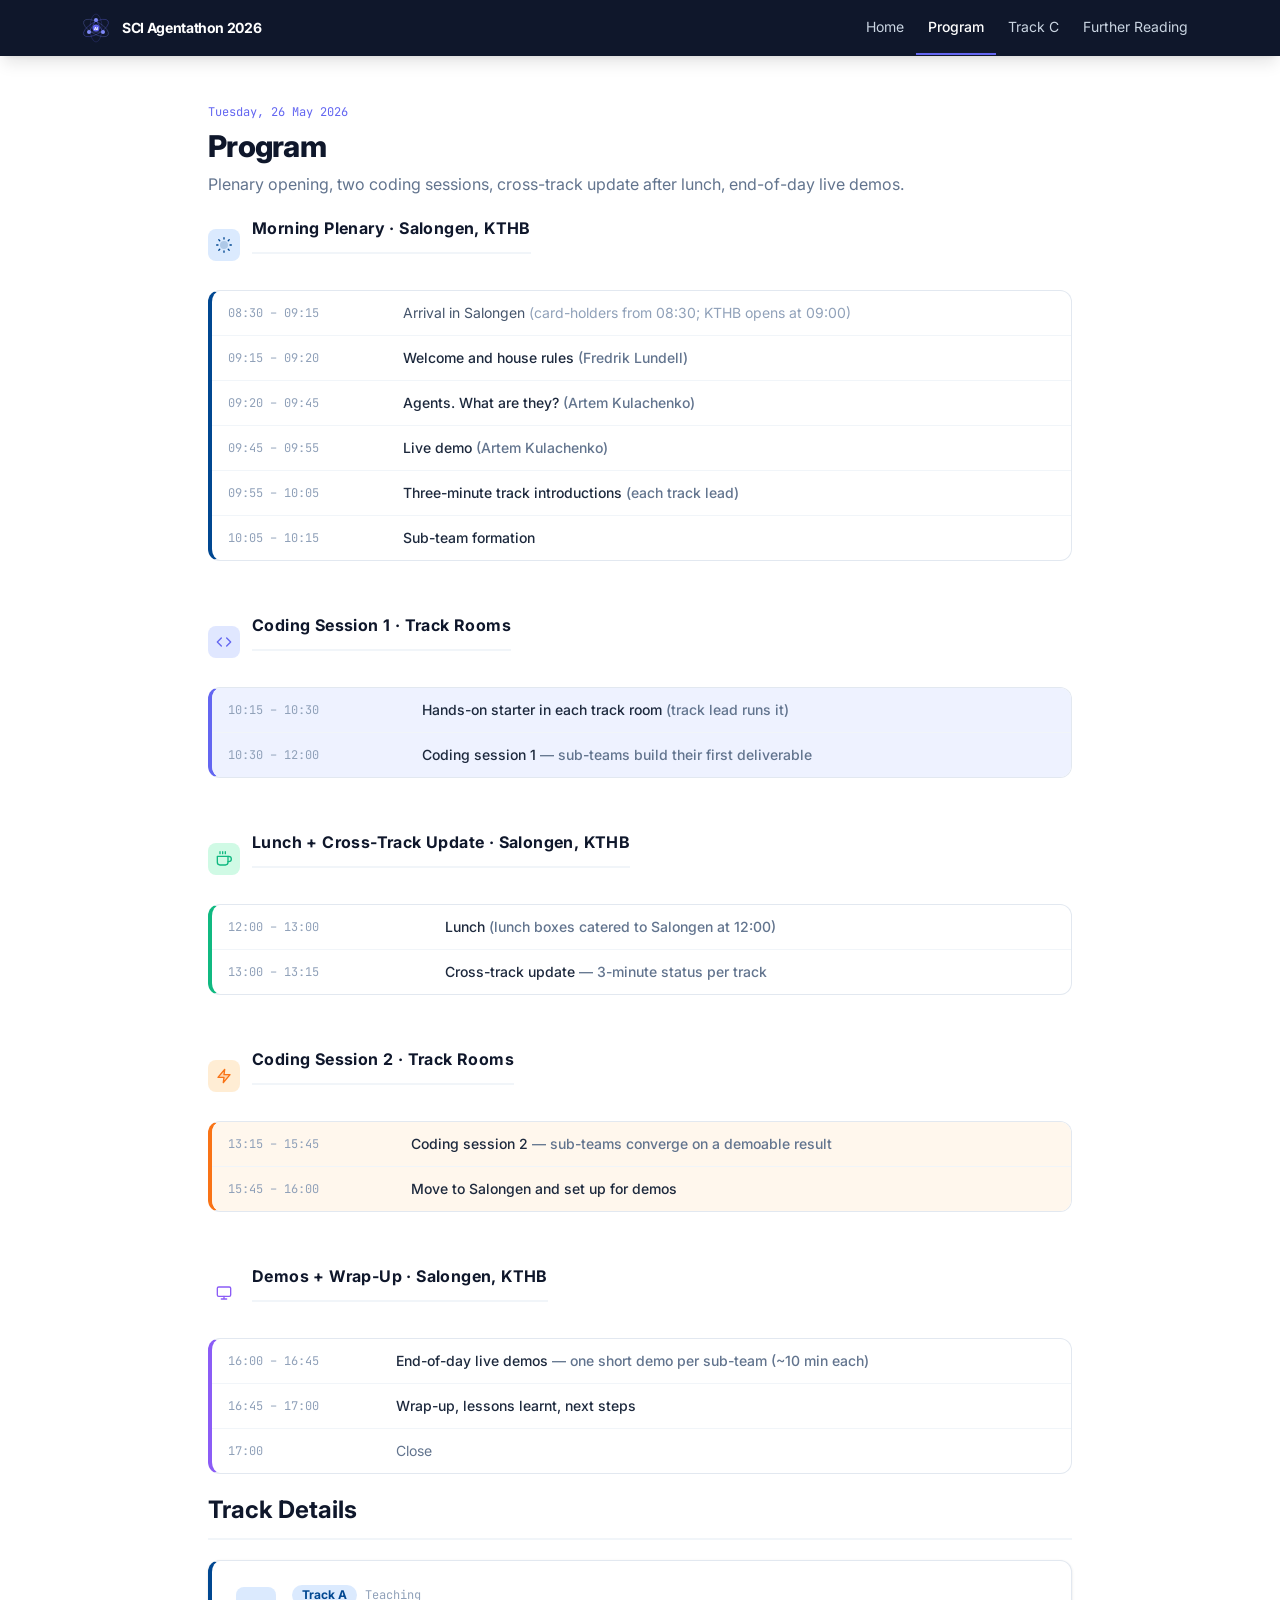
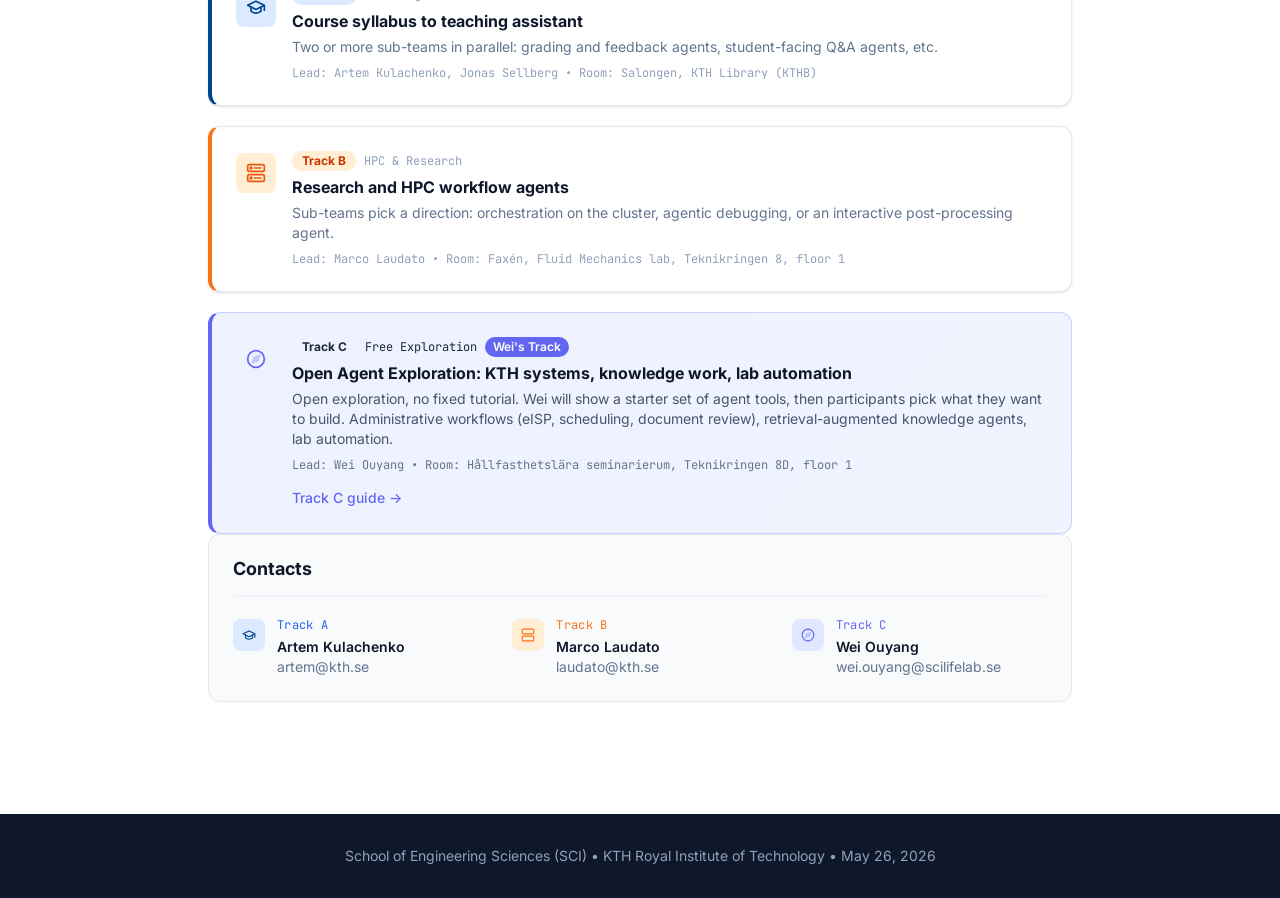
<file: docs/program.html>
<!DOCTYPE html>
<html lang="en" class="scroll-smooth">
<head>
<meta charset="utf-8">
<meta name="viewport" content="width=device-width, initial-scale=1.0">
<title>Program · SCI Agentathon 2026</title>
<link rel="stylesheet" href="https://fonts.googleapis.com/css2?family=Inter:wght@300;400;500;600;700;800&family=JetBrains+Mono:wght@400;500&display=swap">
<link rel="stylesheet" href="assets/style.css">
<link rel="icon" type="image/svg+xml" href="favicon.svg">
<style>
@keyframes flow { from{stroke-dashoffset:60} to{stroke-dashoffset:0} }
@keyframes pulse-node { 0%,100%{opacity:1} 50%{opacity:.7} }
@keyframes fade-in-up { from{opacity:0;transform:translateY(12px)} to{opacity:1;transform:translateY(0)} }

.section-table { border-left-width: 4px; border-left-style: solid; }
.section-morning { border-left-color: #004791; }
.section-coding1 { border-left-color: #6366f1; }
.section-lunch { border-left-color: #10b981; }
.section-coding2 { border-left-color: #f97316; }
.section-demos { border-left-color: #8b5cf6; }

.track-card-lift { transition: transform .2s ease, box-shadow .2s ease; }
.track-card-lift:hover { transform: translateY(-2px); box-shadow: 0 8px 24px -6px rgba(0,0,0,.1); }
</style>
</head>
<body class="font-sans text-slate-800 bg-white antialiased">

<!-- Navigation -->
<nav class="bg-slate-900 sticky top-0 z-50 shadow-lg">
  <div class="max-w-6xl mx-auto px-4 flex items-center justify-between h-14">
    <a href="index.html" class="flex items-center gap-2.5 text-white font-bold text-sm tracking-tight">
      <svg width="32" height="32" viewBox="0 0 64 64" class="flex-shrink-0">
        <ellipse cx="32" cy="32" rx="28" ry="12" fill="none" stroke="#6366f1" stroke-width="1.2" opacity="0.5" transform="rotate(-30 32 32)"/>
        <ellipse cx="32" cy="32" rx="28" ry="12" fill="none" stroke="#818cf8" stroke-width="1.2" opacity="0.4" transform="rotate(30 32 32)"/>
        <ellipse cx="32" cy="32" rx="28" ry="12" fill="none" stroke="#6366f1" stroke-width="1.2" opacity="0.3" transform="rotate(90 32 32)"/>
        <circle cx="32" cy="16" r="4" fill="#818cf8"/>
        <circle cx="18" cy="40" r="4" fill="#818cf8"/>
        <circle cx="46" cy="40" r="4" fill="#818cf8"/>
        <line x1="32" y1="16" x2="18" y2="40" stroke="#6366f1" stroke-width="1.5" opacity="0.6"/>
        <line x1="32" y1="16" x2="46" y2="40" stroke="#6366f1" stroke-width="1.5" opacity="0.6"/>
        <line x1="18" y1="40" x2="46" y2="40" stroke="#818cf8" stroke-width="1.5" opacity="0.4"/>
        <circle cx="32" cy="32" r="7" fill="#6366f1"/>
        <text x="32" y="35.5" text-anchor="middle" fill="white" font-family="Inter" font-size="8" font-weight="800">AI</text>
      </svg>
      SCI Agentathon 2026
    </a>
    <button id="nav-toggle" class="md:hidden text-white">
      <svg width="24" height="24" viewBox="0 0 24 24" fill="none" stroke="currentColor" stroke-width="2"><path d="M3 12h18M3 6h18M3 18h18"/></svg>
    </button>
    <ul id="nav-menu" class="hidden md:flex items-center gap-0 text-sm">
      <li><a href="index.html" class="block px-3 py-4 text-slate-300 hover:text-white border-b-2 border-transparent hover:border-accent/50 transition">Home</a></li>
      <li><a href="program.html" class="block px-3 py-4 text-white font-medium border-b-2 border-accent">Program</a></li>
      <li><a href="track-c.html" class="block px-3 py-4 text-slate-300 hover:text-white border-b-2 border-transparent hover:border-accent/50 transition">Track C</a></li>
      <li><a href="advanced.html" class="block px-3 py-4 text-slate-300 hover:text-white border-b-2 border-transparent hover:border-accent/50 transition">Further Reading</a></li>
    </ul>
  </div>
</nav>

<div class="max-w-4xl mx-auto px-4 py-12">

  <div class="mb-10 reveal-on-scroll">
    <div class="text-xs font-mono text-accent uppercase tracking-widest mb-2">Tuesday, 26 May 2026</div>
    <h1 class="text-3xl font-extrabold text-slate-900 mb-2 tracking-tight">Program</h1>
    <p class="text-slate-500">Plenary opening, two coding sessions, cross-track update after lunch, end-of-day live demos.</p>
  </div>

  <!-- Morning Plenary -->
  <section class="mb-8 reveal-on-scroll">
    <div class="flex items-center gap-3 mb-4">
      <!-- KTH Building / Sun icon -->
      <div class="w-8 h-8 rounded-lg bg-blue-100 flex items-center justify-center flex-shrink-0">
        <svg width="16" height="16" viewBox="0 0 24 24" fill="none" stroke="#004791" stroke-width="2" stroke-linecap="round" stroke-linejoin="round">
          <circle cx="12" cy="12" r="5" fill="#004791" opacity="0.2"/>
          <path d="M12 1v2M12 21v2M4.22 4.22l1.42 1.42M18.36 18.36l1.42 1.42M1 12h2M21 12h2M4.22 19.78l1.42-1.42M18.36 5.64l1.42-1.42"/>
        </svg>
      </div>
      <h2 class="text-base font-bold text-slate-900 uppercase tracking-wide">Morning Plenary &middot; Salongen, KTHB</h2>
    </div>
    <div class="section-table section-morning border border-slate-200 rounded-xl overflow-hidden">
      <table class="w-full text-sm">
        <tbody>
          <tr class="border-b border-slate-100">
            <td class="py-3 px-4 font-mono text-xs text-slate-400 whitespace-nowrap w-36">08:30 – 09:15</td>
            <td class="py-3 px-4 text-slate-600">Arrival in Salongen <span class="text-slate-400">(card-holders from 08:30; KTHB opens at 09:00)</span></td>
          </tr>
          <tr class="border-b border-slate-100">
            <td class="py-3 px-4 font-mono text-xs text-slate-400">09:15 – 09:20</td>
            <td class="py-3 px-4 text-slate-800 font-medium">Welcome and house rules <span class="font-normal text-slate-500">(Fredrik Lundell)</span></td>
          </tr>
          <tr class="border-b border-slate-100">
            <td class="py-3 px-4 font-mono text-xs text-slate-400">09:20 – 09:45</td>
            <td class="py-3 px-4 text-slate-800 font-medium">Agents. What are they? <span class="font-normal text-slate-500">(Artem Kulachenko)</span></td>
          </tr>
          <tr class="border-b border-slate-100">
            <td class="py-3 px-4 font-mono text-xs text-slate-400">09:45 – 09:55</td>
            <td class="py-3 px-4 text-slate-800 font-medium">Live demo <span class="font-normal text-slate-500">(Artem Kulachenko)</span></td>
          </tr>
          <tr class="border-b border-slate-100">
            <td class="py-3 px-4 font-mono text-xs text-slate-400">09:55 – 10:05</td>
            <td class="py-3 px-4 text-slate-800 font-medium">Three-minute track introductions <span class="font-normal text-slate-500">(each track lead)</span></td>
          </tr>
          <tr>
            <td class="py-3 px-4 font-mono text-xs text-slate-400">10:05 – 10:15</td>
            <td class="py-3 px-4 text-slate-800 font-medium">Sub-team formation</td>
          </tr>
        </tbody>
      </table>
    </div>
  </section>

  <!-- Coding Session 1 -->
  <section class="mb-8 reveal-on-scroll">
    <div class="flex items-center gap-3 mb-4">
      <!-- Code / terminal icon -->
      <div class="w-8 h-8 rounded-lg bg-indigo-100 flex items-center justify-center flex-shrink-0">
        <svg width="16" height="16" viewBox="0 0 24 24" fill="none" stroke="#6366f1" stroke-width="2" stroke-linecap="round" stroke-linejoin="round">
          <polyline points="16 18 22 12 16 6"/>
          <polyline points="8 6 2 12 8 18"/>
        </svg>
      </div>
      <h2 class="text-base font-bold text-slate-900 uppercase tracking-wide">Coding Session 1 &middot; Track Rooms</h2>
    </div>
    <div class="section-table section-coding1 border border-slate-200 rounded-xl overflow-hidden">
      <table class="w-full text-sm">
        <tbody>
          <tr class="border-b border-slate-100 bg-indigo-50">
            <td class="py-3 px-4 font-mono text-xs text-slate-400 w-36">10:15 – 10:30</td>
            <td class="py-3 px-4 text-slate-800 font-medium">Hands-on starter in each track room <span class="font-normal text-slate-500">(track lead runs it)</span></td>
          </tr>
          <tr class="bg-indigo-50">
            <td class="py-3 px-4 font-mono text-xs text-slate-400">10:30 – 12:00</td>
            <td class="py-3 px-4 text-slate-800 font-medium">Coding session 1 <span class="font-normal text-slate-500">— sub-teams build their first deliverable</span></td>
          </tr>
        </tbody>
      </table>
    </div>
  </section>

  <!-- Lunch -->
  <section class="mb-8 reveal-on-scroll">
    <div class="flex items-center gap-3 mb-4">
      <!-- Fork & knife icon -->
      <div class="w-8 h-8 rounded-lg bg-emerald-100 flex items-center justify-center flex-shrink-0">
        <svg width="16" height="16" viewBox="0 0 24 24" fill="none" stroke="#10b981" stroke-width="2" stroke-linecap="round" stroke-linejoin="round">
          <path d="M18 8h1a4 4 0 010 8h-1"/>
          <path d="M2 8h16v9a4 4 0 01-4 4H6a4 4 0 01-4-4V8z"/>
          <line x1="6" y1="1" x2="6" y2="4"/>
          <line x1="10" y1="1" x2="10" y2="4"/>
          <line x1="14" y1="1" x2="14" y2="4"/>
        </svg>
      </div>
      <h2 class="text-base font-bold text-slate-900 uppercase tracking-wide">Lunch + Cross-Track Update &middot; Salongen, KTHB</h2>
    </div>
    <div class="section-table section-lunch border border-slate-200 rounded-xl overflow-hidden">
      <table class="w-full text-sm">
        <tbody>
          <tr class="border-b border-slate-100">
            <td class="py-3 px-4 font-mono text-xs text-slate-400 w-36">12:00 – 13:00</td>
            <td class="py-3 px-4 text-slate-800 font-medium">Lunch <span class="font-normal text-slate-500">(lunch boxes catered to Salongen at 12:00)</span></td>
          </tr>
          <tr>
            <td class="py-3 px-4 font-mono text-xs text-slate-400">13:00 – 13:15</td>
            <td class="py-3 px-4 text-slate-800 font-medium">Cross-track update <span class="font-normal text-slate-500">— 3-minute status per track</span></td>
          </tr>
        </tbody>
      </table>
    </div>
  </section>

  <!-- Coding Session 2 -->
  <section class="mb-8 reveal-on-scroll">
    <div class="flex items-center gap-3 mb-4">
      <!-- Zap / fire icon -->
      <div class="w-8 h-8 rounded-lg bg-orange-100 flex items-center justify-center flex-shrink-0">
        <svg width="16" height="16" viewBox="0 0 24 24" fill="none" stroke="#f97316" stroke-width="2" stroke-linecap="round" stroke-linejoin="round">
          <polygon points="13 2 3 14 12 14 11 22 21 10 12 10 13 2" fill="#f97316" opacity="0.2"/>
          <polygon points="13 2 3 14 12 14 11 22 21 10 12 10 13 2"/>
        </svg>
      </div>
      <h2 class="text-base font-bold text-slate-900 uppercase tracking-wide">Coding Session 2 &middot; Track Rooms</h2>
    </div>
    <div class="section-table section-coding2 border border-slate-200 rounded-xl overflow-hidden">
      <table class="w-full text-sm">
        <tbody>
          <tr class="border-b border-slate-100 bg-orange-50">
            <td class="py-3 px-4 font-mono text-xs text-slate-400 w-36">13:15 – 15:45</td>
            <td class="py-3 px-4 text-slate-800 font-medium">Coding session 2 <span class="font-normal text-slate-500">— sub-teams converge on a demoable result</span></td>
          </tr>
          <tr class="bg-orange-50">
            <td class="py-3 px-4 font-mono text-xs text-slate-400">15:45 – 16:00</td>
            <td class="py-3 px-4 text-slate-800 font-medium">Move to Salongen and set up for demos</td>
          </tr>
        </tbody>
      </table>
    </div>
  </section>

  <!-- Demos -->
  <section class="mb-10 reveal-on-scroll">
    <div class="flex items-center gap-3 mb-4">
      <!-- Presentation / monitor icon -->
      <div class="w-8 h-8 rounded-lg bg-violet-100 flex items-center justify-center flex-shrink-0">
        <svg width="16" height="16" viewBox="0 0 24 24" fill="none" stroke="#8b5cf6" stroke-width="2" stroke-linecap="round" stroke-linejoin="round">
          <rect x="2" y="3" width="20" height="14" rx="2"/>
          <path d="M8 21h8M12 17v4"/>
        </svg>
      </div>
      <h2 class="text-base font-bold text-slate-900 uppercase tracking-wide">Demos + Wrap-Up &middot; Salongen, KTHB</h2>
    </div>
    <div class="section-table section-demos border border-slate-200 rounded-xl overflow-hidden">
      <table class="w-full text-sm">
        <tbody>
          <tr class="border-b border-slate-100">
            <td class="py-3 px-4 font-mono text-xs text-slate-400 w-36">16:00 – 16:45</td>
            <td class="py-3 px-4 text-slate-800 font-medium">End-of-day live demos <span class="font-normal text-slate-500">— one short demo per sub-team (~10 min each)</span></td>
          </tr>
          <tr class="border-b border-slate-100">
            <td class="py-3 px-4 font-mono text-xs text-slate-400">16:45 – 17:00</td>
            <td class="py-3 px-4 text-slate-800 font-medium">Wrap-up, lessons learnt, next steps</td>
          </tr>
          <tr>
            <td class="py-3 px-4 font-mono text-xs text-slate-400">17:00</td>
            <td class="py-3 px-4 text-slate-500">Close</td>
          </tr>
        </tbody>
      </table>
    </div>
  </section>

  <!-- Track Details -->
  <section class="mb-10 reveal-on-scroll">
    <h2 class="text-2xl font-bold text-slate-900 mb-6">Track Details</h2>
    <div class="space-y-5">

      <!-- Track A -->
      <div class="track-card-lift bg-white border border-slate-200 rounded-xl p-6 shadow-sm border-l-4" style="border-left-color:#004791;">
        <div class="flex items-start gap-4">
          <div class="w-10 h-10 rounded-lg bg-blue-100 flex items-center justify-center flex-shrink-0 mt-0.5">
            <svg width="20" height="20" viewBox="0 0 24 24" fill="none" stroke="#004791" stroke-width="2" stroke-linecap="round" stroke-linejoin="round">
              <path d="M22 10v6M2 10l10-5 10 5-10 5z"/>
              <path d="M6 12v5c3 3 9 3 12 0v-5"/>
            </svg>
          </div>
          <div class="flex-1">
            <div class="flex items-center gap-2 mb-1">
              <div class="bg-blue-100 text-kth text-xs font-bold px-2.5 py-0.5 rounded-full">Track A</div>
              <span class="text-xs text-slate-400 font-mono">Teaching</span>
            </div>
            <h3 class="font-bold text-slate-900 mb-1">Course syllabus to teaching assistant</h3>
            <p class="text-slate-500 text-sm mb-2">Two or more sub-teams in parallel: grading and feedback agents, student-facing Q&amp;A agents, etc.</p>
            <div class="text-xs font-mono text-slate-400">Lead: Artem Kulachenko, Jonas Sellberg &bull; Room: Salongen, KTH Library (KTHB)</div>
          </div>
        </div>
      </div>

      <!-- Track B -->
      <div class="track-card-lift bg-white border border-slate-200 rounded-xl p-6 shadow-sm border-l-4" style="border-left-color:#f97316;">
        <div class="flex items-start gap-4">
          <div class="w-10 h-10 rounded-lg bg-orange-100 flex items-center justify-center flex-shrink-0 mt-0.5">
            <svg width="20" height="20" viewBox="0 0 24 24" fill="none" stroke="#ea580c" stroke-width="2" stroke-linecap="round" stroke-linejoin="round">
              <rect x="2" y="2" width="20" height="8" rx="2"/>
              <rect x="2" y="14" width="20" height="8" rx="2"/>
              <circle cx="6" cy="6" r="1" fill="#ea580c"/>
              <circle cx="6" cy="18" r="1" fill="#ea580c"/>
              <path d="M10 6h8M10 18h8"/>
            </svg>
          </div>
          <div class="flex-1">
            <div class="flex items-center gap-2 mb-1">
              <div class="bg-orange-100 text-orange-700 text-xs font-bold px-2.5 py-0.5 rounded-full">Track B</div>
              <span class="text-xs text-slate-400 font-mono">HPC &amp; Research</span>
            </div>
            <h3 class="font-bold text-slate-900 mb-1">Research and HPC workflow agents</h3>
            <p class="text-slate-500 text-sm mb-2">Sub-teams pick a direction: orchestration on the cluster, agentic debugging, or an interactive post-processing agent.</p>
            <div class="text-xs font-mono text-slate-400">Lead: Marco Laudato &bull; Room: Faxén, Fluid Mechanics lab, Teknikringen 8, floor 1</div>
          </div>
        </div>
      </div>

      <!-- Track C — highlighted indigo -->
      <div class="track-card-lift rounded-xl p-6 border-l-4 border-accent" style="background:linear-gradient(135deg, #eef2ff 0%, #f0f4ff 100%); border-top:1px solid #c7d2fe; border-right:1px solid #c7d2fe; border-bottom:1px solid #c7d2fe;">
        <div class="flex items-start gap-4">
          <div class="w-10 h-10 rounded-lg bg-indigo-200 flex items-center justify-center flex-shrink-0 mt-0.5">
            <svg width="20" height="20" viewBox="0 0 24 24" fill="none" stroke="#6366f1" stroke-width="2" stroke-linecap="round" stroke-linejoin="round">
              <circle cx="12" cy="12" r="10"/>
              <polygon points="16.24 7.76 14.12 14.12 7.76 16.24 9.88 9.88 16.24 7.76" fill="#6366f1" opacity="0.3" stroke="#6366f1"/>
            </svg>
          </div>
          <div class="flex-1">
            <div class="flex items-center gap-2 mb-1">
              <div class="bg-indigo-200 text-indigo-800 text-xs font-bold px-2.5 py-0.5 rounded-full">Track C</div>
              <span class="text-xs text-indigo-500 font-mono">Free Exploration</span>
              <span class="ml-auto text-xs bg-accent text-white px-2 py-0.5 rounded-full font-semibold">Wei's Track</span>
            </div>
            <h3 class="font-bold text-slate-900 mb-1">Open Agent Exploration: KTH systems, knowledge work, lab automation</h3>
            <p class="text-slate-600 text-sm mb-2">Open exploration, no fixed tutorial. Wei will show a starter set of agent tools, then participants pick what they want to build. Administrative workflows (eISP, scheduling, document review), retrieval-augmented knowledge agents, lab automation.</p>
            <div class="text-xs font-mono text-slate-500 mb-3">Lead: Wei Ouyang &bull; Room: Hållfasthetslära seminarierum, Teknikringen 8D, floor 1</div>
            <a href="track-c.html" class="text-accent text-sm font-medium hover:underline">Track C guide &rarr;</a>
          </div>
        </div>
      </div>
    </div>
  </section>

  <!-- Contacts -->
  <section class="reveal-on-scroll bg-slate-50 rounded-xl p-6 border border-slate-200">
    <h2 class="text-lg font-bold text-slate-900 mb-4">Contacts</h2>
    <div class="grid md:grid-cols-3 gap-4 text-sm">
      <div class="flex items-start gap-3">
        <div class="w-8 h-8 rounded-lg bg-blue-100 flex items-center justify-center flex-shrink-0 mt-0.5">
          <svg width="14" height="14" viewBox="0 0 24 24" fill="none" stroke="#004791" stroke-width="2" stroke-linecap="round" stroke-linejoin="round">
            <path d="M22 10v6M2 10l10-5 10 5-10 5z"/>
            <path d="M6 12v5c3 3 9 3 12 0v-5"/>
          </svg>
        </div>
        <div>
          <div class="font-mono text-xs text-kth-light uppercase tracking-wide mb-1">Track A</div>
          <div class="font-semibold text-slate-900">Artem Kulachenko</div>
          <div class="text-slate-500">artem@kth.se</div>
        </div>
      </div>
      <div class="flex items-start gap-3">
        <div class="w-8 h-8 rounded-lg bg-orange-100 flex items-center justify-center flex-shrink-0 mt-0.5">
          <svg width="14" height="14" viewBox="0 0 24 24" fill="none" stroke="#f97316" stroke-width="2" stroke-linecap="round" stroke-linejoin="round">
            <rect x="2" y="2" width="20" height="8" rx="2"/>
            <rect x="2" y="14" width="20" height="8" rx="2"/>
          </svg>
        </div>
        <div>
          <div class="font-mono text-xs text-fire uppercase tracking-wide mb-1">Track B</div>
          <div class="font-semibold text-slate-900">Marco Laudato</div>
          <div class="text-slate-500">laudato@kth.se</div>
        </div>
      </div>
      <div class="flex items-start gap-3">
        <div class="w-8 h-8 rounded-lg bg-indigo-100 flex items-center justify-center flex-shrink-0 mt-0.5">
          <svg width="14" height="14" viewBox="0 0 24 24" fill="none" stroke="#6366f1" stroke-width="2" stroke-linecap="round" stroke-linejoin="round">
            <circle cx="12" cy="12" r="10"/>
            <polygon points="16.24 7.76 14.12 14.12 7.76 16.24 9.88 9.88 16.24 7.76" fill="#6366f1" opacity="0.3" stroke="#6366f1"/>
          </svg>
        </div>
        <div>
          <div class="font-mono text-xs text-accent uppercase tracking-wide mb-1">Track C</div>
          <div class="font-semibold text-slate-900">Wei Ouyang</div>
          <div class="text-slate-500">wei.ouyang@scilifelab.se</div>
        </div>
      </div>
    </div>
  </section>

</div>

<footer class="bg-slate-900 text-slate-400 text-center py-8 px-4 mt-16 text-sm">
  <p>School of Engineering Sciences (SCI) &bull; KTH Royal Institute of Technology &bull; May 26, 2026</p>
</footer>

<script src="assets/main.js"></script>
</body>
</html>
</file>
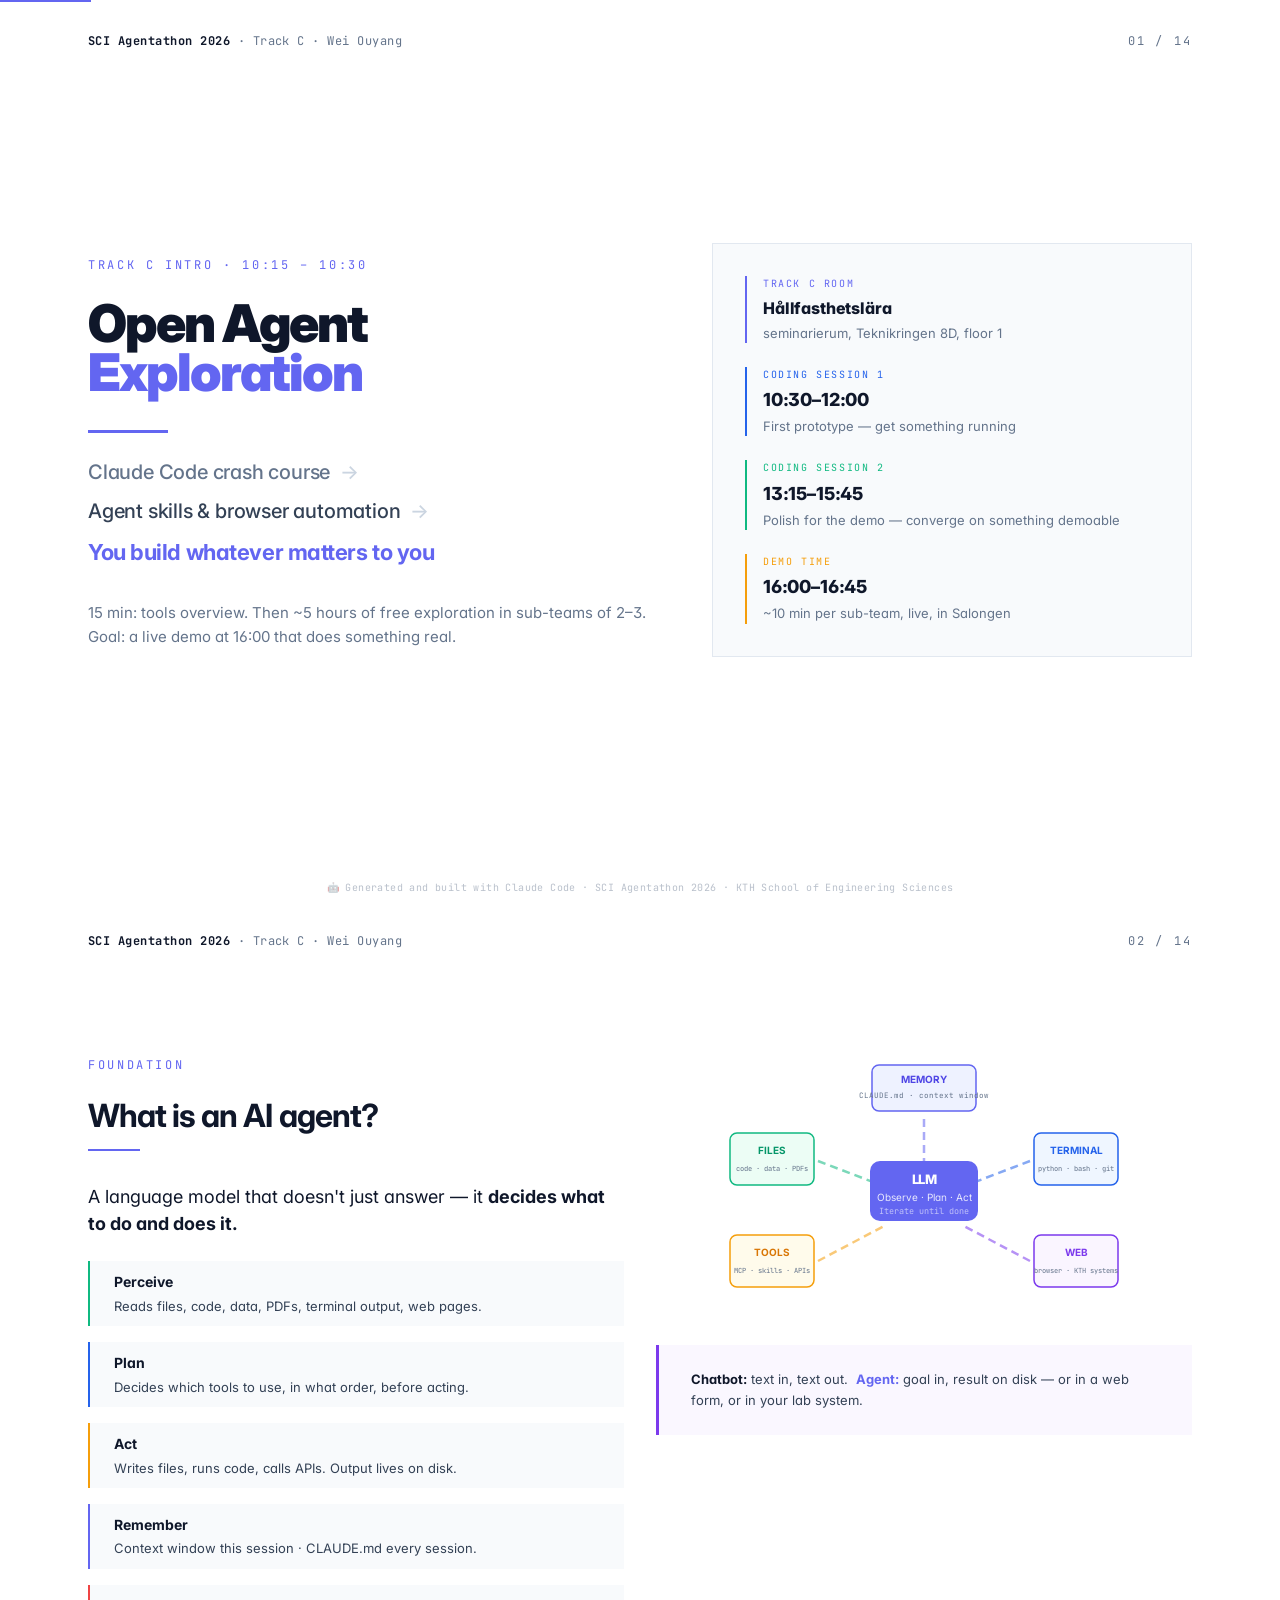
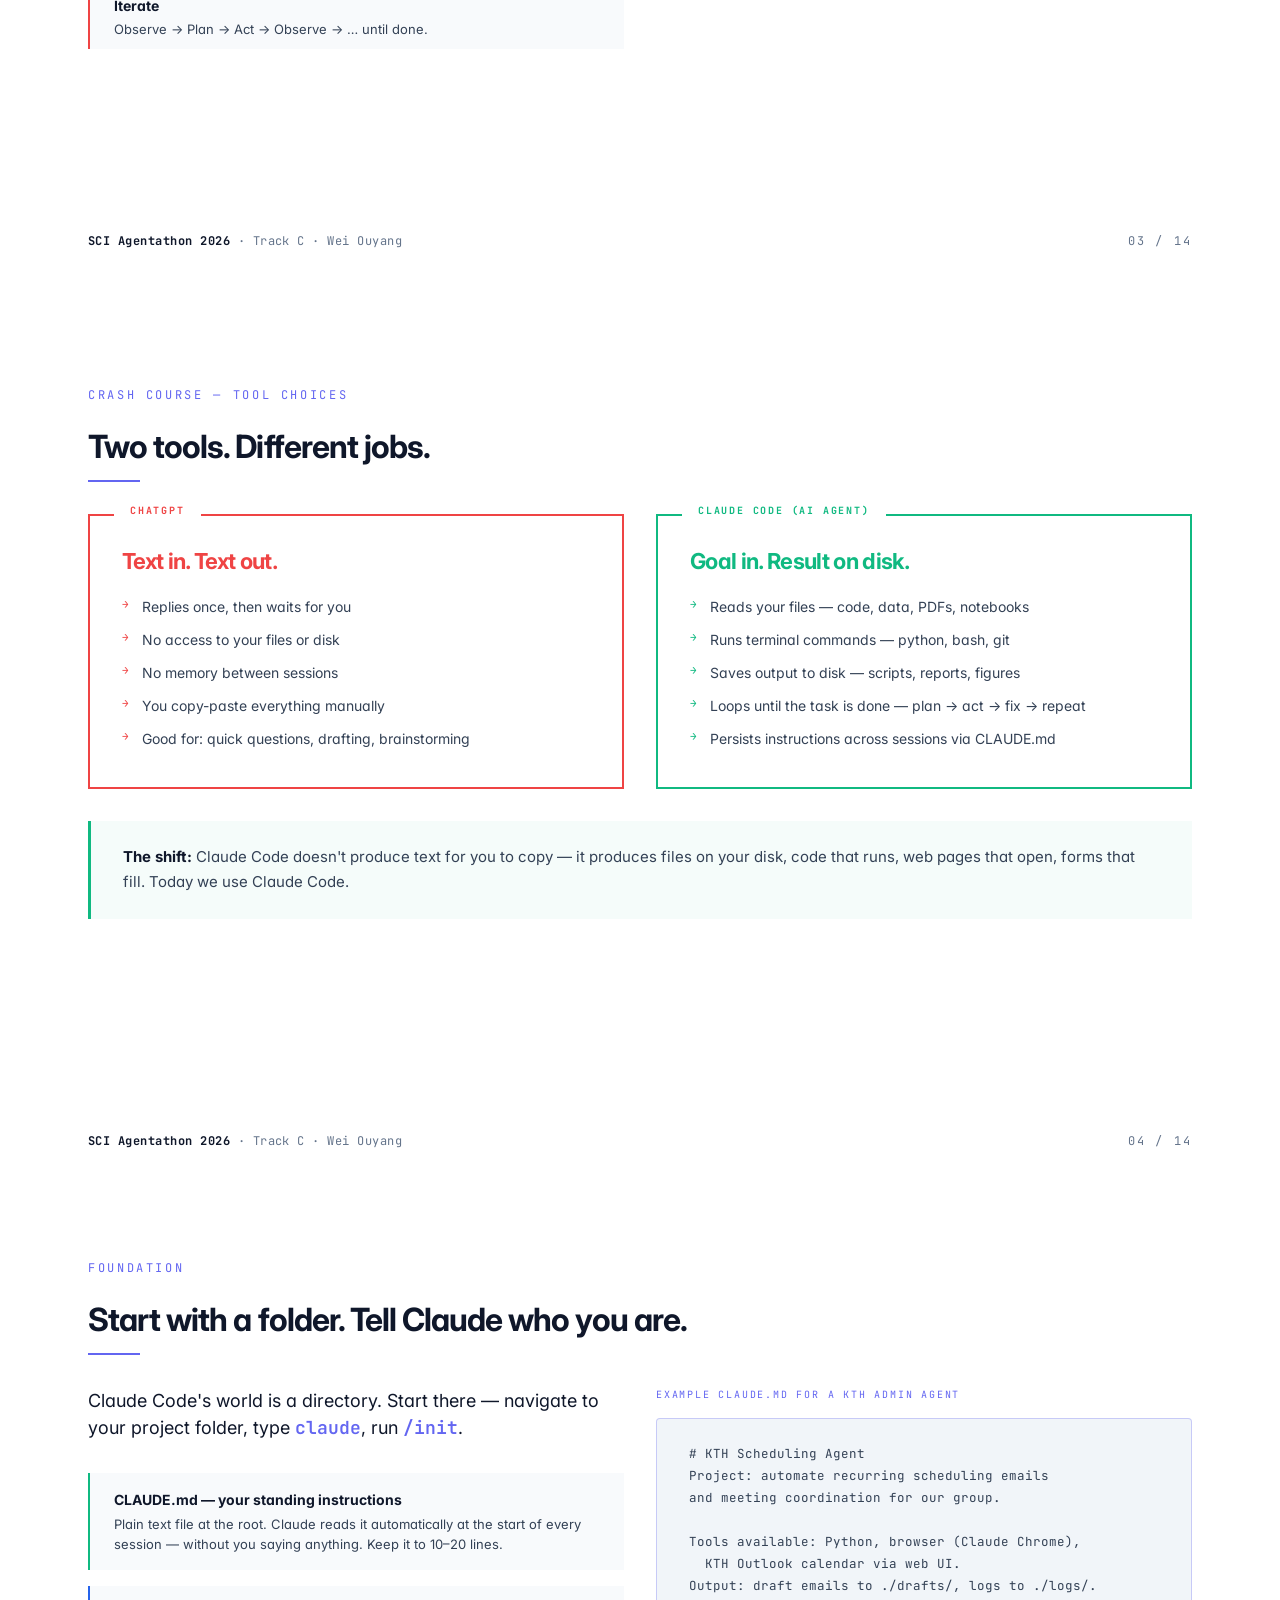
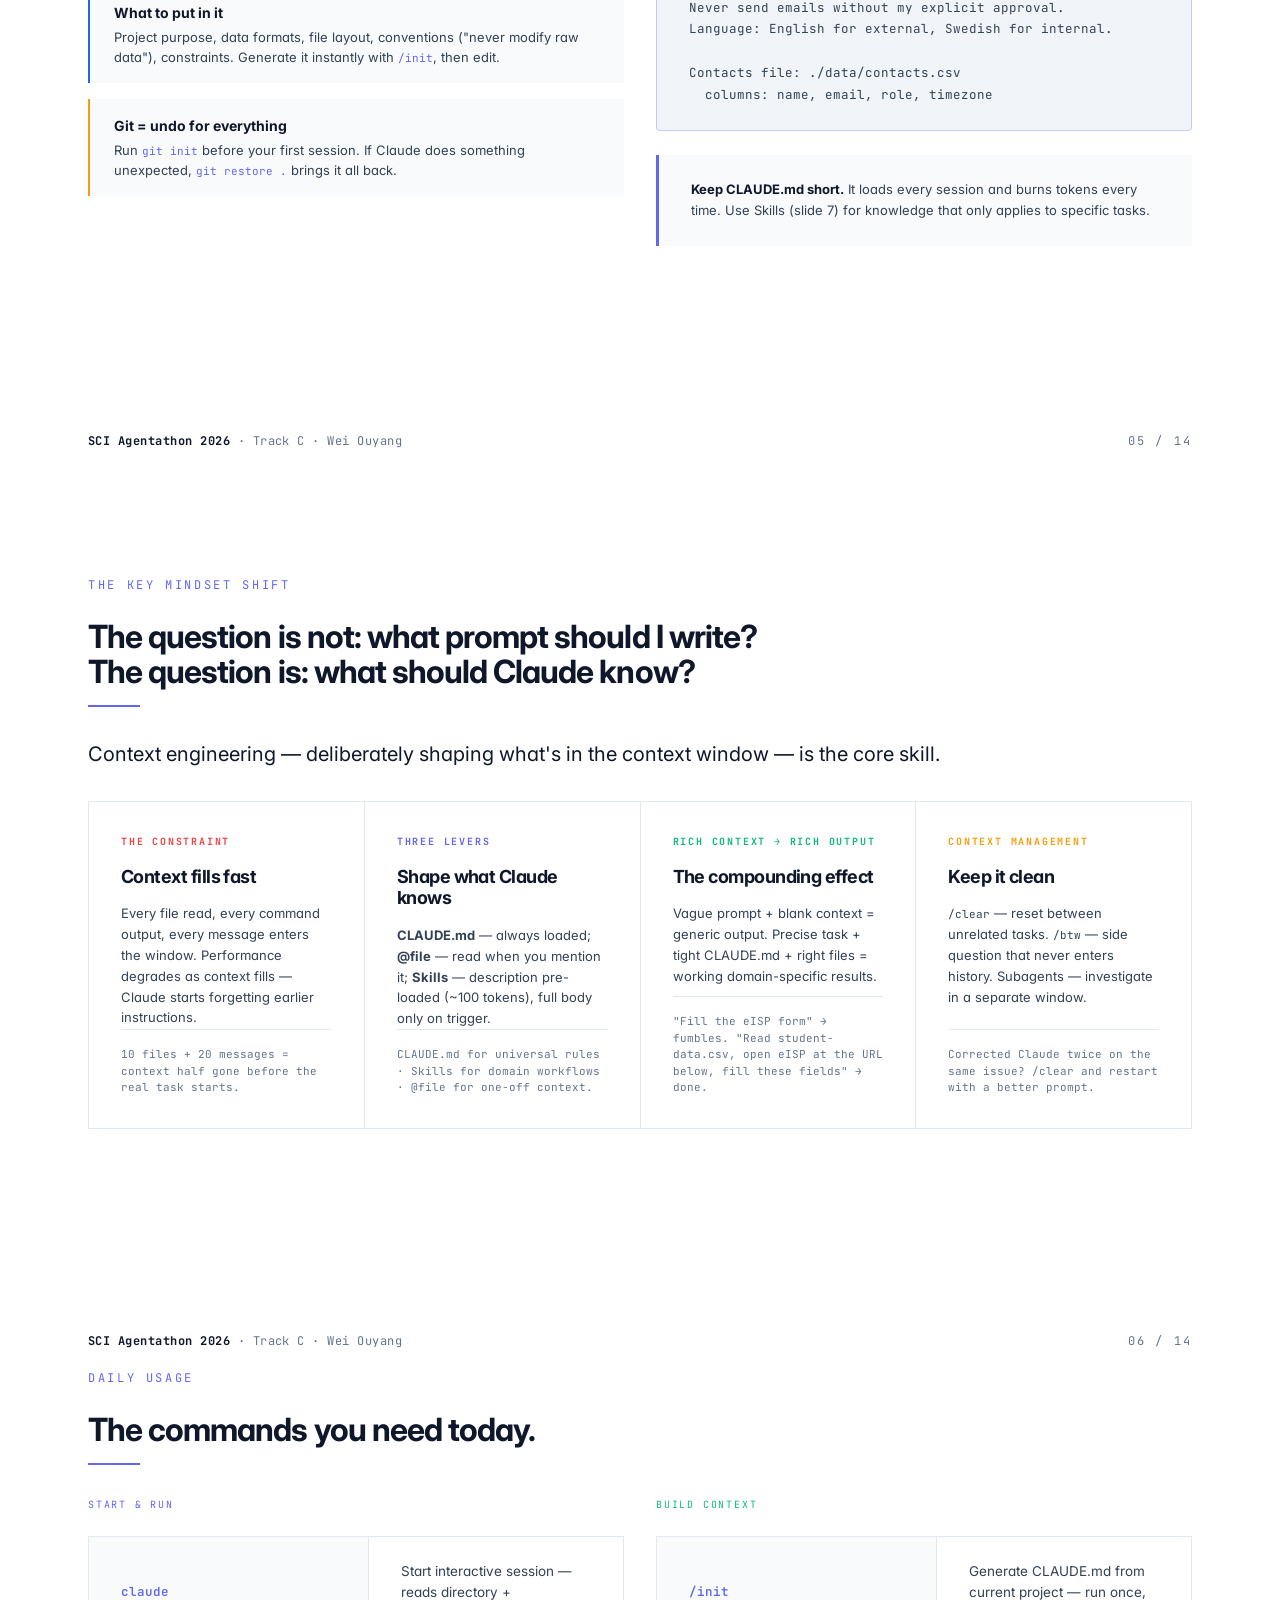
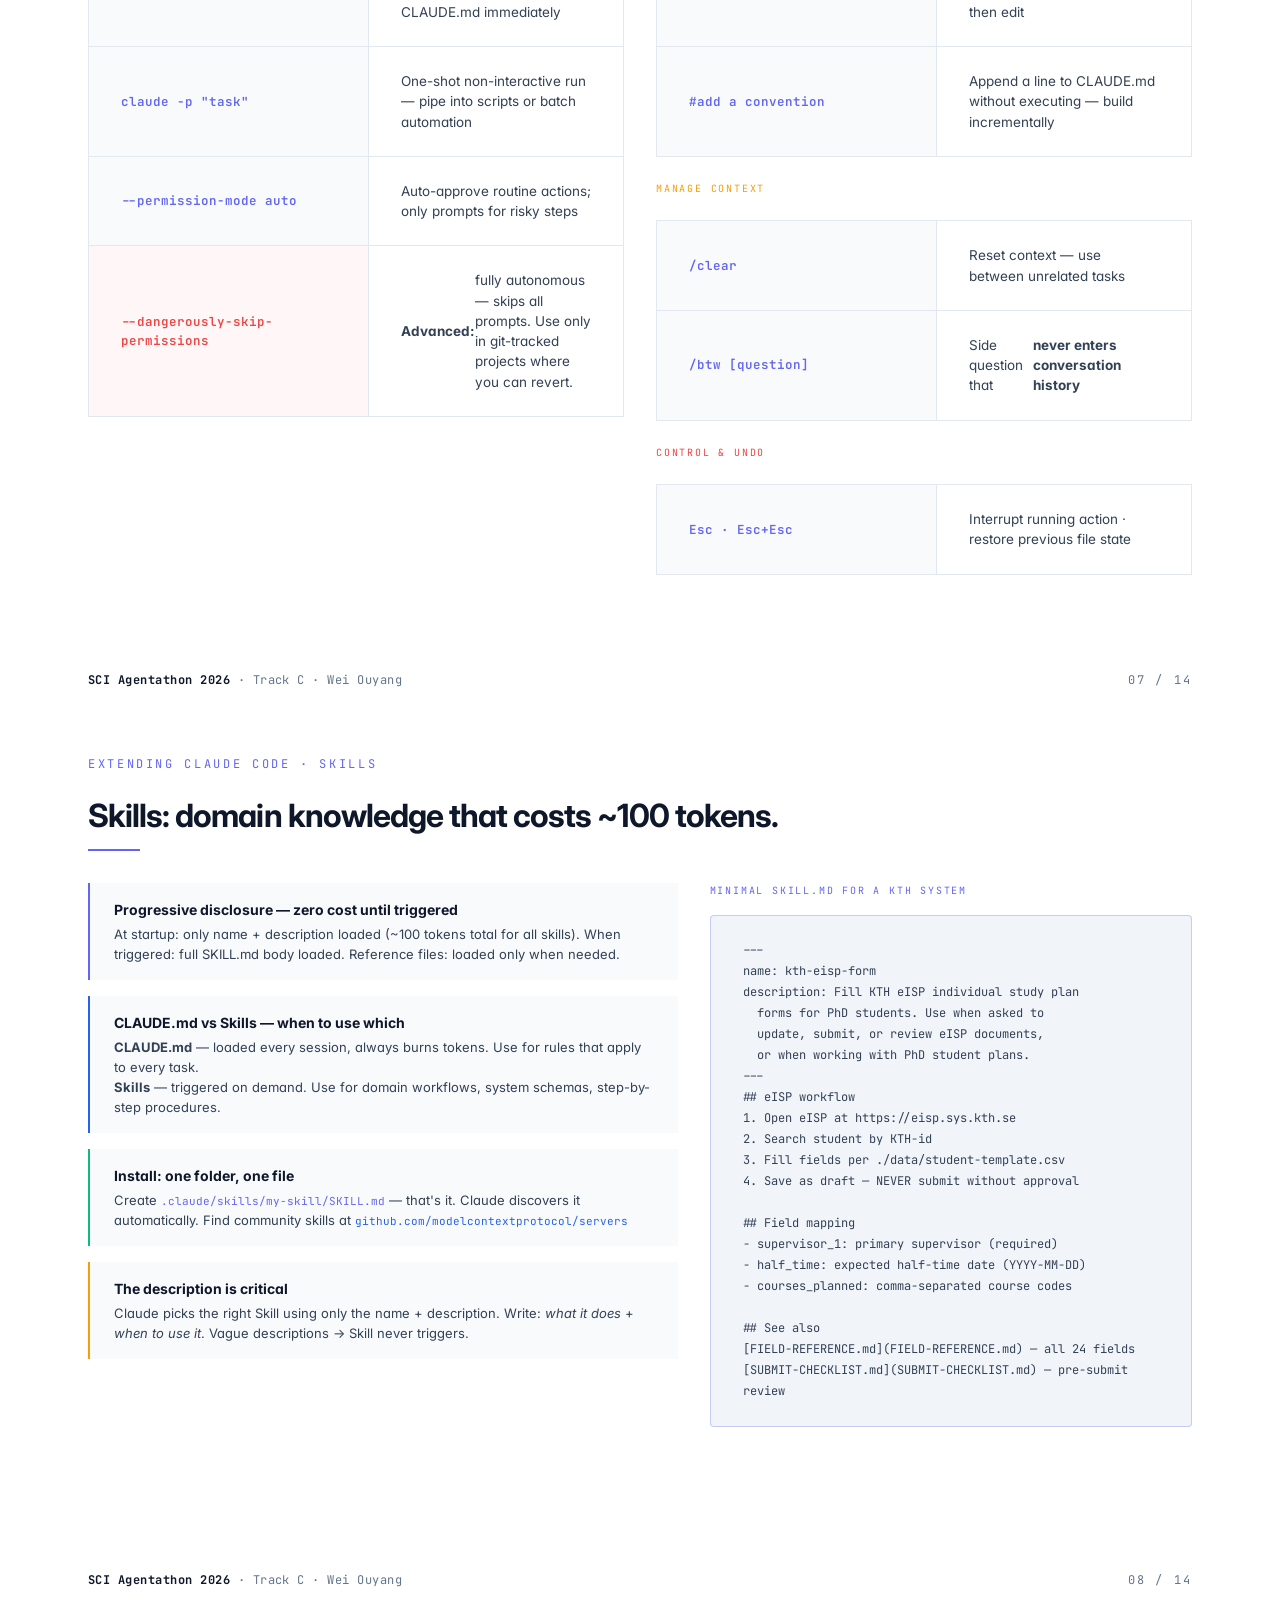
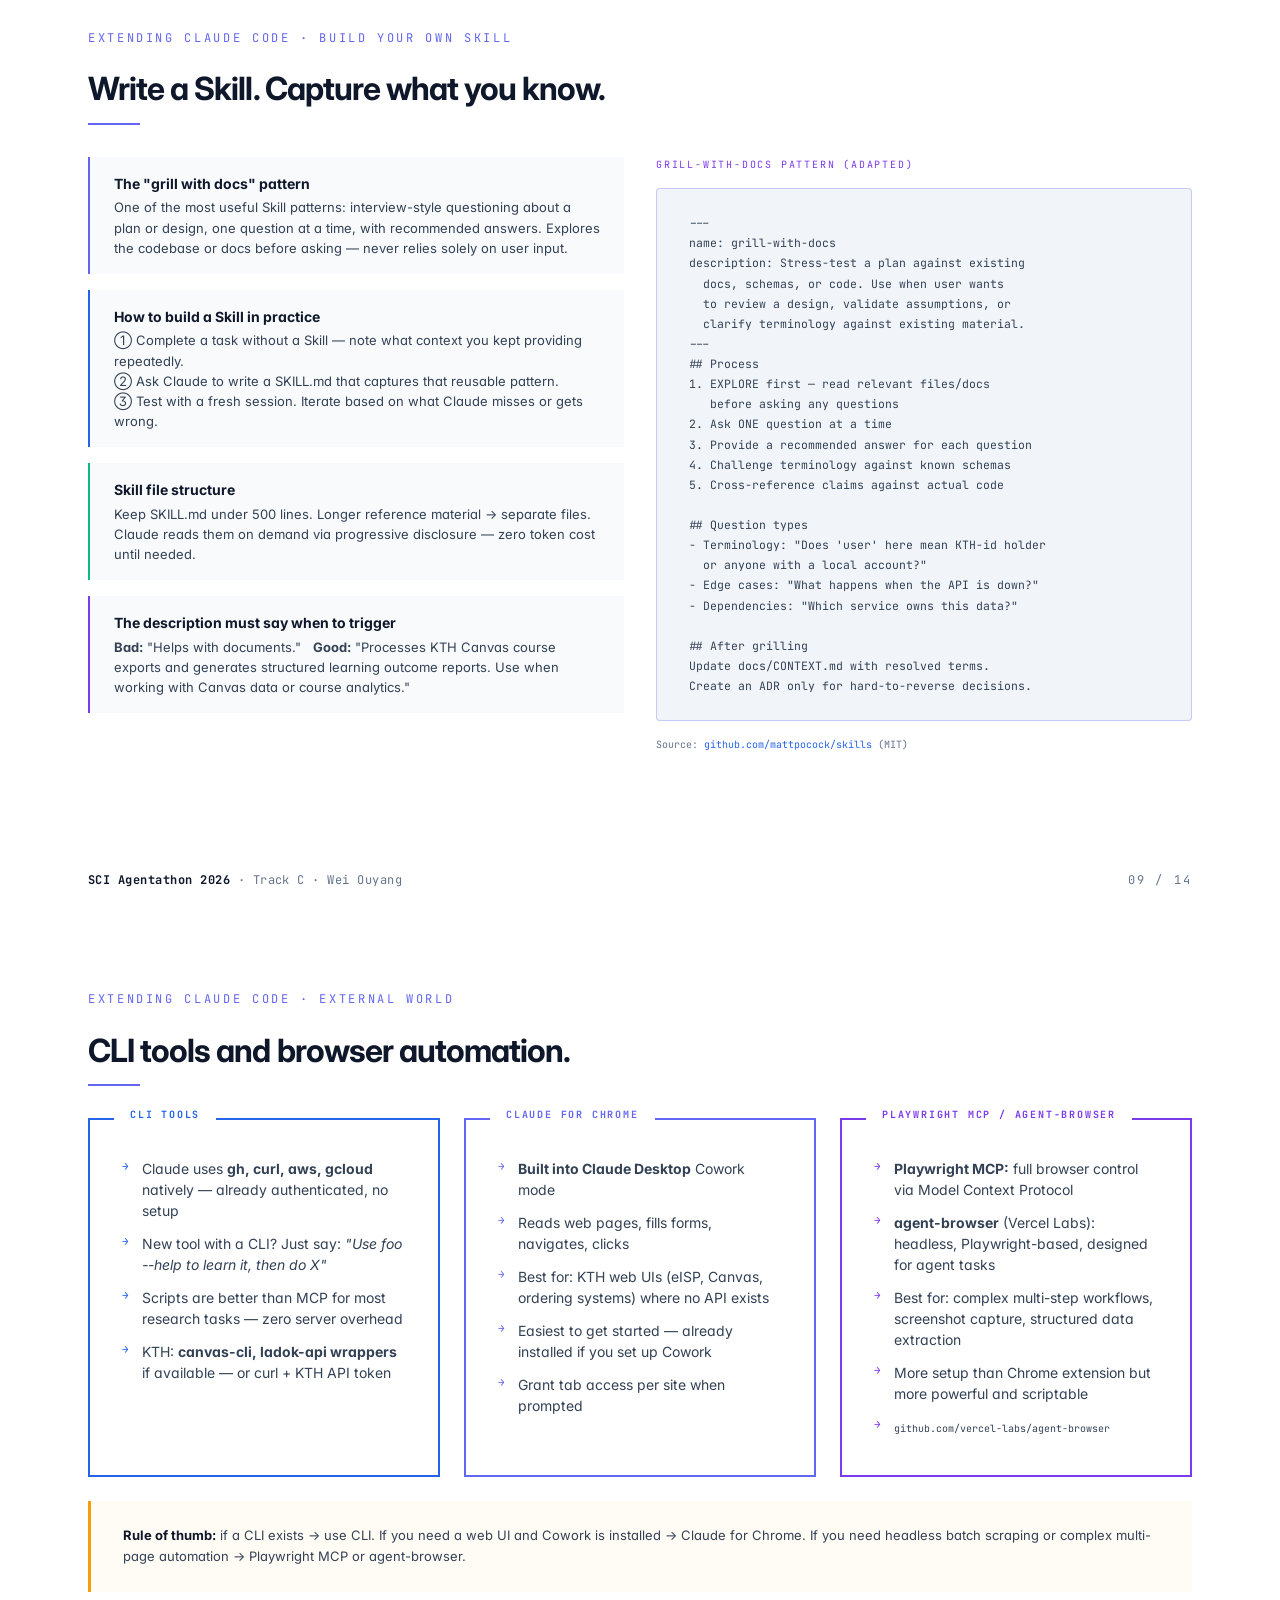
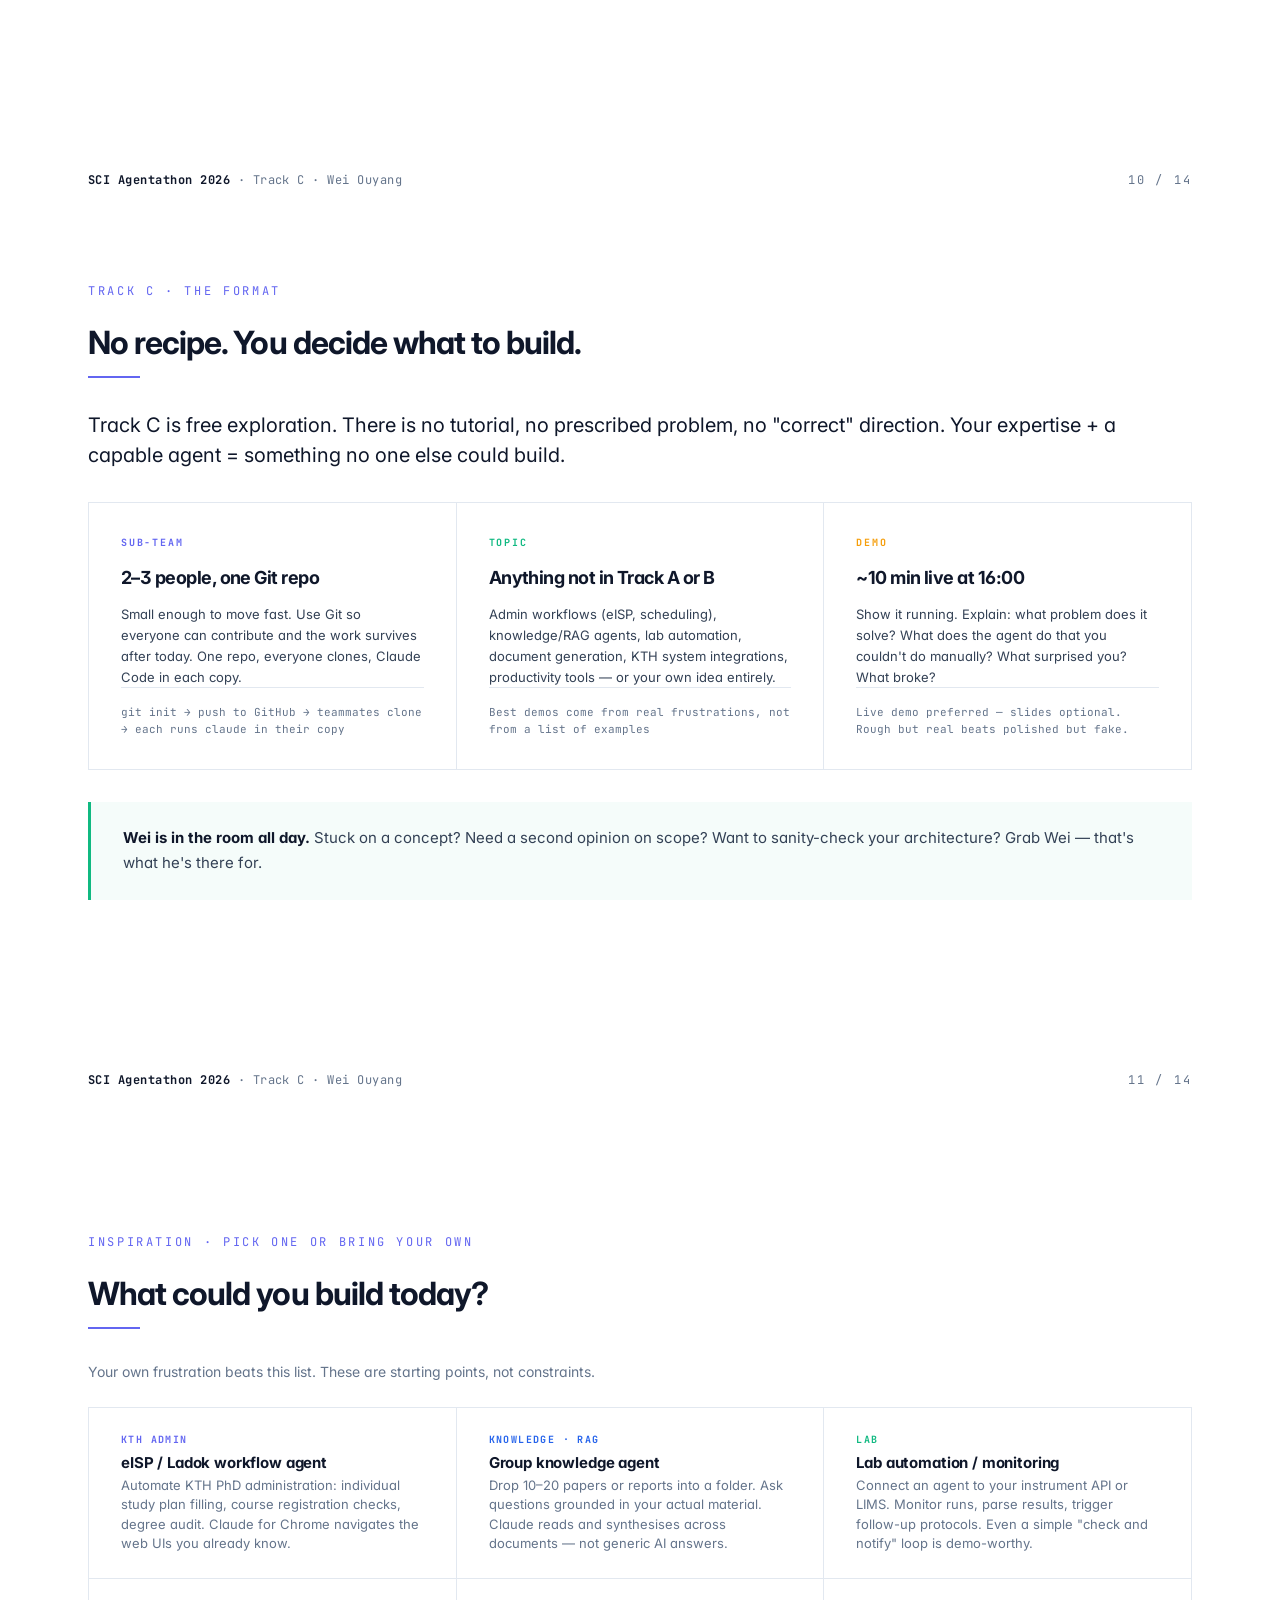
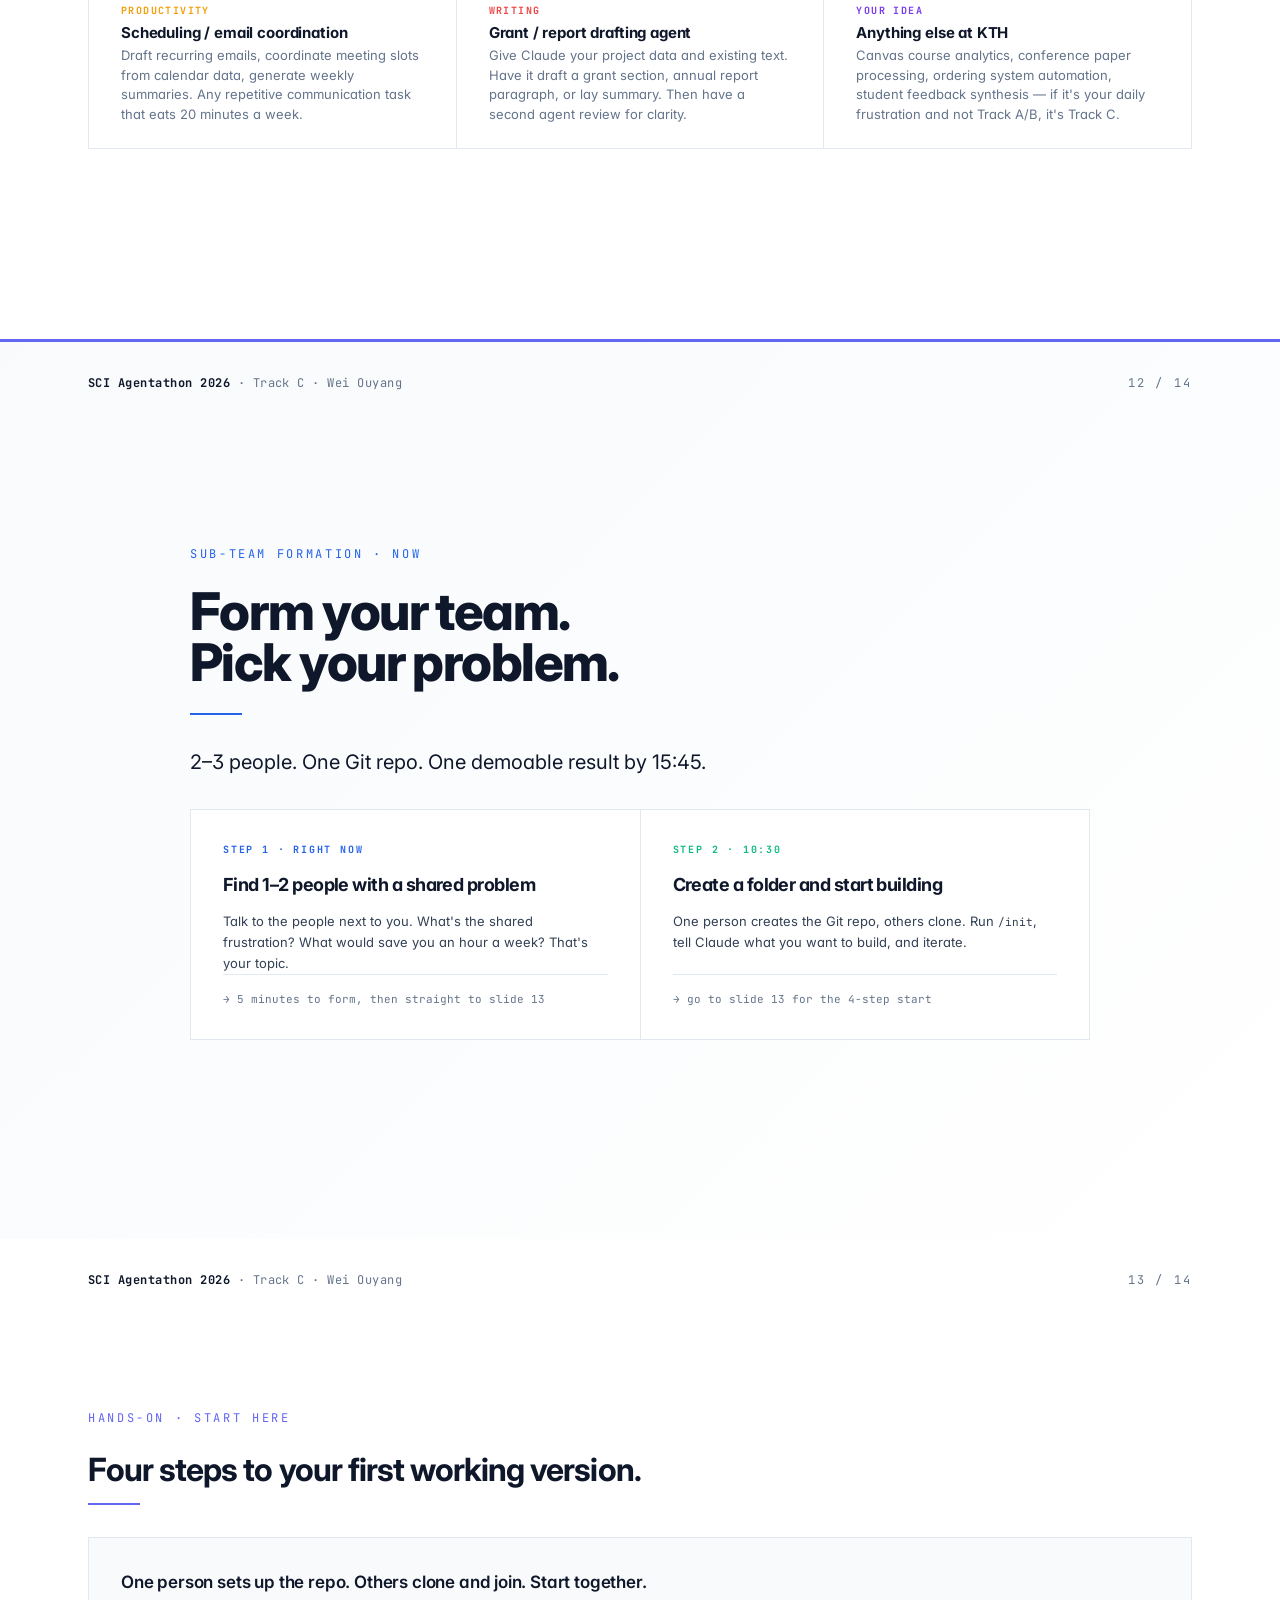
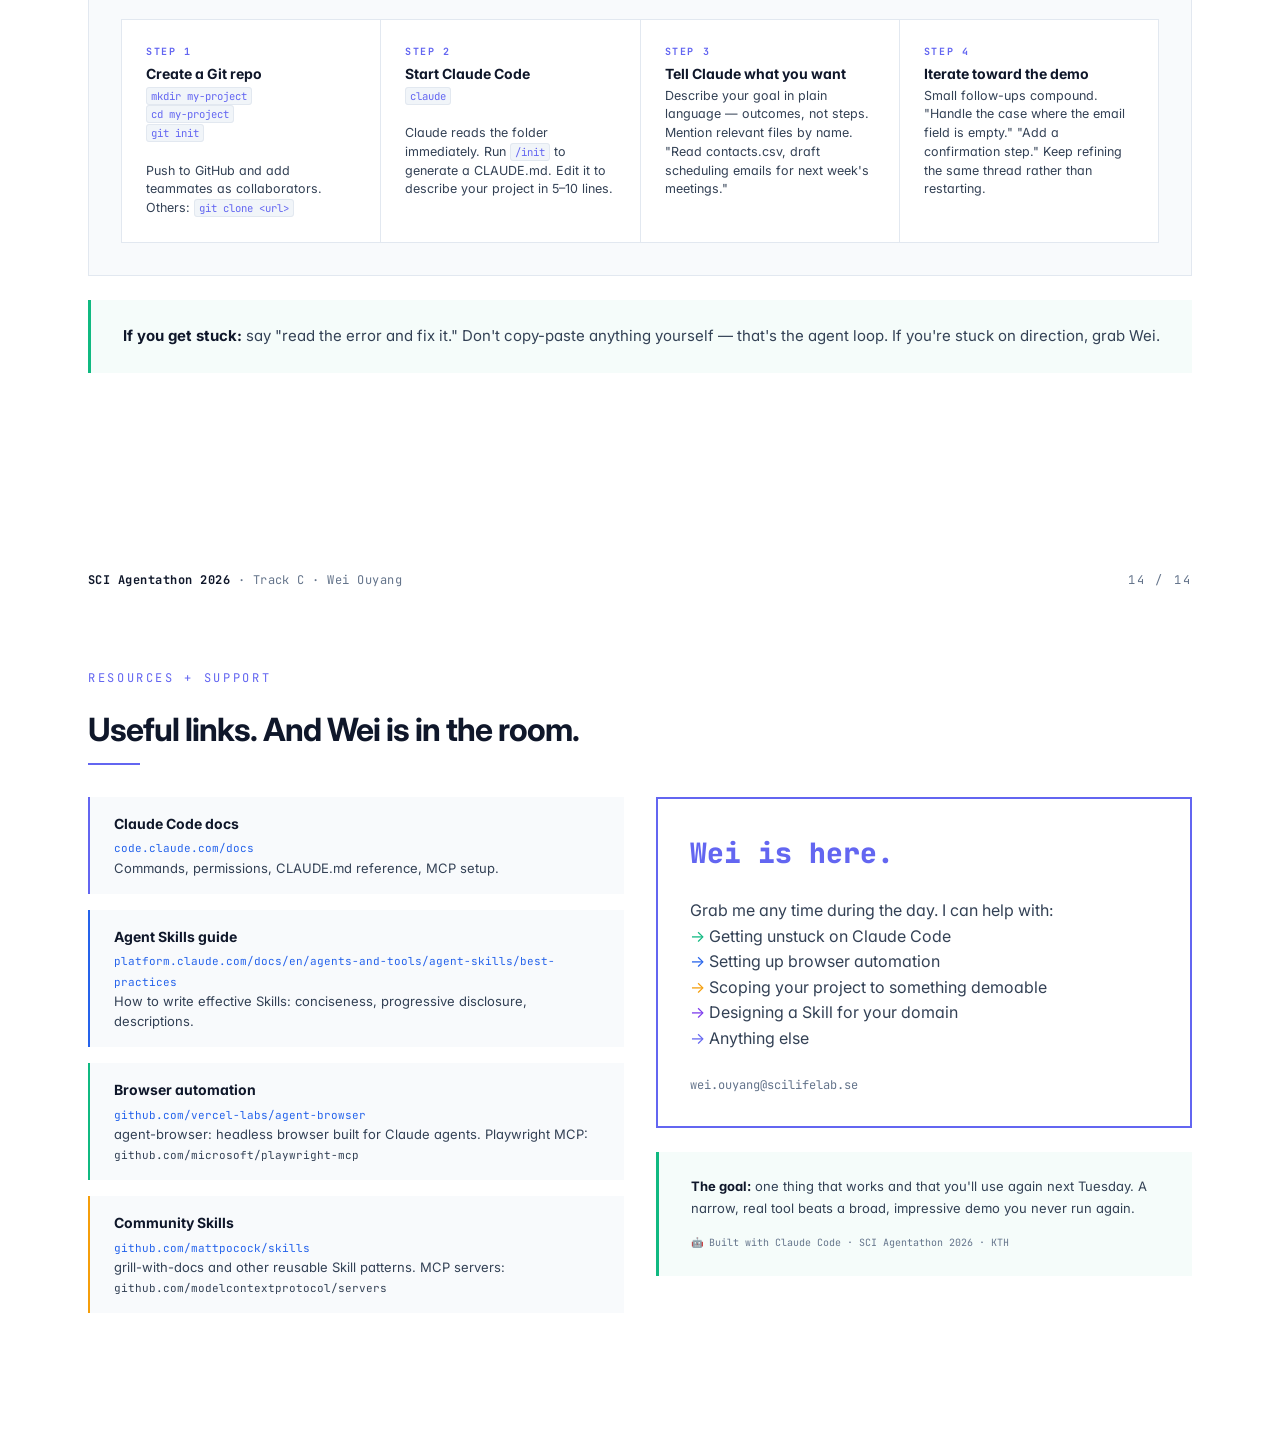
<file: docs/track-c-intro.html>
<!doctype html>
<html lang="en">
<head>
<meta charset="utf-8"/>
<meta name="viewport" content="width=device-width,initial-scale=1"/>
<title>Track C Intro · SCI Agentathon 2026 · Wei Ouyang</title>
<link href="https://fonts.googleapis.com/css2?family=Inter:wght@300;400;500;600;700;800;900&family=JetBrains+Mono:wght@400;500;600&display=swap" rel="stylesheet"/>
<style>
:root{
  --bg:#ffffff; --bg-2:#f8fafc; --bg-3:#f1f5f9;
  --fg:#0f172a; --fg-2:#334155; --fg-3:#64748b;
  --line:#e2e8f0; --line-2:#cbd5e1;
  --indigo:#6366f1; --indigo-d:#4f46e5; --indigo-l:#818cf8;
  --sky:#2563eb; --green:#10b981; --amber:#f59e0b; --red:#ef4444;
  --violet:#7c3aed; --slate:#475569;
  --fs-h1:42px; --fs-h2:32px; --fs-lead:20px; --fs-body:16px;
  --s1:8px;--s2:16px;--s3:24px;--s4:32px;--s5:48px;--s6:64px;
  --pad-x:88px;--pad-y:64px;--inner:1280px;
}
*{box-sizing:border-box;margin:0;padding:0}
html{scroll-snap-type:y mandatory;scroll-behavior:smooth;background:var(--bg)}
body{background:var(--bg);color:var(--fg);font-family:'Inter',system-ui,sans-serif;
  font-feature-settings:"ss01","cv11";-webkit-font-smoothing:antialiased;
  font-size:var(--fs-body);line-height:1.55}
.mono{font-family:'JetBrains Mono',ui-monospace,monospace}
a{color:var(--indigo);text-decoration:none;border-bottom:1px solid rgba(99,102,241,0.3)}
a:hover{border-bottom-color:var(--indigo)}

.slide{width:100%;min-height:100vh;background:var(--bg);color:var(--fg);
  padding:var(--pad-y) var(--pad-x);scroll-snap-align:start;position:relative;
  display:flex;flex-direction:column;justify-content:center;overflow:hidden}
.slide>.inner{max-width:var(--inner);margin:0 auto;width:100%}
.slide .brand{position:absolute;top:var(--s4);left:var(--pad-x);
  font-family:'JetBrains Mono',monospace;font-size:12px;color:var(--fg-3);letter-spacing:.04em}
.slide .brand b{color:var(--fg);font-weight:700}
.slide .page{position:absolute;top:var(--s4);right:var(--pad-x);
  font-family:'JetBrains Mono',monospace;font-size:12px;color:var(--fg-3);letter-spacing:.18em}

.kicker{font-family:'JetBrains Mono',monospace;font-size:12px;text-transform:uppercase;
  letter-spacing:.22em;color:var(--indigo);margin-bottom:var(--s3);display:inline-block}
.rule{height:2px;width:52px;background:var(--indigo);margin:var(--s2) 0 var(--s4)}
h1,h2,h3{font-weight:800;letter-spacing:-0.03em;line-height:1}
.slide h1{font-size:var(--fs-h1);line-height:.98;margin-bottom:var(--s3)}
.slide h2{font-size:var(--fs-h2);line-height:1.1;font-weight:700;margin-bottom:var(--s2)}
.slide h3{font-size:18px;font-weight:700;line-height:1.2;margin-bottom:var(--s1);color:var(--fg)}
.slide p{font-size:var(--fs-body);line-height:1.6;color:var(--fg-2);max-width:1000px}
.slide p.lead{font-size:var(--fs-lead);line-height:1.5;color:var(--fg);max-width:1100px;font-weight:400}

.callout{border-left:3px solid var(--indigo);padding:var(--s3) var(--s4);
  background:var(--bg-2);font-size:15px;line-height:1.65;color:var(--fg-2);max-width:none}
.callout b{color:var(--fg)}
.callout.green{border-left-color:var(--green);background:rgba(16,185,129,0.04)}
.callout.amber{border-left-color:var(--amber);background:rgba(245,158,11,0.04)}
.callout.red{border-left-color:var(--red);background:rgba(239,68,68,0.04)}
.callout.sky{border-left-color:var(--sky);background:rgba(37,99,235,0.04)}
.callout.violet{border-left-color:var(--violet);background:rgba(124,58,237,0.04)}

.title-slide .inner{display:grid;grid-template-columns:1.2fr 1fr;gap:var(--s5);align-items:center}
.title-slide .logo{font-size:52px;line-height:.95;font-weight:900;letter-spacing:-0.04em;color:var(--fg)}
.title-slide .logo span{color:var(--indigo)}
.title-slide .bar{height:3px;background:var(--indigo);width:80px;margin:var(--s4) 0 var(--s3)}
.title-side{background:var(--bg-2);border:1px solid var(--line);padding:var(--s4);
  display:flex;flex-direction:column;gap:var(--s3)}
.title-side .stat{border-left:2px solid var(--indigo);padding-left:var(--s2)}
.title-side .stat .l{font-family:'JetBrains Mono',monospace;font-size:10px;text-transform:uppercase;
  letter-spacing:.16em;color:var(--indigo);margin-bottom:4px}
.title-side .stat .v{font-size:24px;font-weight:800;color:var(--fg);letter-spacing:-0.03em}
.title-side .stat .s{font-size:13px;color:var(--fg-3);margin-top:2px}

.pillars{display:grid;gap:1px;background:var(--line);border:1px solid var(--line);margin-top:var(--s4)}
.pillars.four{grid-template-columns:repeat(4,1fr)}
.pillars.three{grid-template-columns:repeat(3,1fr)}
.pillars.two{grid-template-columns:repeat(2,1fr)}
.pillar{background:var(--bg);padding:var(--s4);display:flex;flex-direction:column;min-height:200px}
.pillar .n{font-family:'JetBrains Mono',monospace;font-size:10px;letter-spacing:.18em;
  font-weight:700;margin-bottom:var(--s2);text-transform:uppercase}
.pillar.p1 .n{color:var(--red)}   .pillar.p2 .n{color:var(--indigo)}
.pillar.p3 .n{color:var(--amber)} .pillar.p4 .n{color:var(--sky)}
.pillar.p5 .n{color:var(--green)} .pillar.p6 .n{color:var(--violet)}
.pillar h3{font-size:18px;margin-bottom:var(--s2);line-height:1.2}
.pillar p{font-size:13px;line-height:1.6;color:var(--fg-2);flex:1}
.pillar .eg{font-family:'JetBrains Mono',monospace;font-size:11px;line-height:1.5;
  color:var(--fg-3);border-top:1px solid var(--line);padding-top:var(--s2);margin-top:auto}

.two-sys{display:grid;grid-template-columns:1fr 1fr;gap:var(--s4);margin-top:var(--s4)}
.sys{border:2px solid var(--line);padding:var(--s4);position:relative}
.sys.green-b{border-color:var(--green)} .sys.red-b{border-color:var(--red)}
.sys.sky-b{border-color:var(--sky)}     .sys.amber-b{border-color:var(--amber)}
.sys.indigo-b{border-color:var(--indigo)} .sys.violet-b{border-color:var(--violet)}
.sys .stag{position:absolute;top:-13px;left:var(--s3);background:var(--bg);
  padding:0 var(--s2);font-family:'JetBrains Mono',monospace;font-size:10px;
  letter-spacing:.18em;font-weight:700;text-transform:uppercase}
.sys.green-b .stag{color:var(--green)} .sys.red-b .stag{color:var(--red)}
.sys.sky-b .stag{color:var(--sky)}     .sys.amber-b .stag{color:var(--amber)}
.sys.indigo-b .stag{color:var(--indigo)} .sys.violet-b .stag{color:var(--violet)}
.sys h3{font-size:22px;margin-bottom:var(--s2);color:var(--fg)}
.sys ul{list-style:none;padding:0}
.sys li{padding:6px 0 6px 20px;position:relative;font-size:14px;line-height:1.5;color:var(--fg-2)}
.sys li::before{content:"→";position:absolute;left:0;top:6px;
  font-family:'JetBrains Mono',monospace;font-size:11px}
.sys.green-b li::before{color:var(--green)} .sys.red-b li::before{color:var(--red)}
.sys.sky-b li::before{color:var(--sky)}     .sys.amber-b li::before{color:var(--amber)}
.sys.indigo-b li::before{color:var(--indigo)} .sys.violet-b li::before{color:var(--violet)}

.lab-bullets{display:flex;flex-direction:column;gap:var(--s2)}
.lab-card{border-left:2px solid var(--indigo);padding:var(--s2) var(--s3);background:var(--bg-2)}
.lab-card.sky{border-left-color:var(--sky)} .lab-card.green{border-left-color:var(--green)}
.lab-card.amber{border-left-color:var(--amber)} .lab-card.red{border-left-color:var(--red)}
.lab-card.violet{border-left-color:var(--violet)}
.lab-card h4{font-size:14px;font-weight:700;margin-bottom:3px;color:var(--fg)}
.lab-card p{font-size:13px;line-height:1.55;color:var(--fg-2);max-width:none}

.fact-row{display:grid;gap:1px;background:var(--line);border:1px solid var(--line);margin-top:var(--s4)}
.fact-row.three{grid-template-columns:repeat(3,1fr)}
.fact-row.four{grid-template-columns:repeat(4,1fr)}
.fact{background:var(--bg);padding:var(--s3) var(--s4)}
.fact .l{font-family:'JetBrains Mono',monospace;font-size:10px;letter-spacing:.16em;
  color:var(--indigo);text-transform:uppercase;margin-bottom:6px}
.fact .v{font-size:22px;font-weight:800;color:var(--fg);line-height:1.15;letter-spacing:-0.02em}
.fact .s{font-size:13px;color:var(--fg-3);margin-top:4px;line-height:1.5}

.scenario{border:1px solid var(--line);padding:var(--s4);background:var(--bg-2);margin-top:var(--s3)}
.scenario .q{font-size:17px;font-weight:600;color:var(--fg);line-height:1.45;
  letter-spacing:-0.01em;margin-bottom:var(--s3)}
.scenario .q em{font-style:normal;color:var(--indigo);font-weight:700}
.scenario .steps{display:grid;gap:1px;background:var(--line);border:1px solid var(--line)}
.scenario .steps.four{grid-template-columns:repeat(4,1fr)}
.scenario .steps.three{grid-template-columns:repeat(3,1fr)}
.scenario .step{background:var(--bg);padding:var(--s3);display:flex;flex-direction:column}
.scenario .step .sn{font-family:'JetBrains Mono',monospace;font-size:10px;color:var(--indigo);
  letter-spacing:.16em;font-weight:700;text-transform:uppercase}
.scenario .step h4{font-size:14px;font-weight:700;margin:6px 0 4px;line-height:1.25;color:var(--fg)}
.scenario .step p{font-size:12.5px;line-height:1.5;color:var(--fg-2);max-width:none}
.scenario .step code{font-family:'JetBrains Mono',monospace;font-size:.85em;
  background:var(--bg-3);border:1px solid var(--line);padding:1px 4px;border-radius:3px;color:var(--indigo)}

.prompt-box{font-family:'JetBrains Mono',monospace;background:var(--bg-3);
  border:1px solid rgba(99,102,241,.3);border-radius:4px;
  padding:var(--s3) var(--s4);font-size:12.5px;line-height:1.75;
  color:var(--fg-2);white-space:pre-wrap}

.cmd-list{display:flex;flex-direction:column;gap:1px;background:var(--line);border:1px solid var(--line);margin-top:var(--s3)}
.cmd-row{display:grid;grid-template-columns:280px 1fr;background:var(--bg)}
.cmd-row .cmd{font-family:'JetBrains Mono',monospace;font-size:12.5px;font-weight:600;color:var(--indigo);
  padding:var(--s3) var(--s4);background:var(--bg-2);border-right:1px solid var(--line);display:flex;align-items:center}
.cmd-row .desc{padding:var(--s3) var(--s4);font-size:13.5px;color:var(--fg-2);display:flex;align-items:center;line-height:1.5}
.cmd-row.danger .cmd{color:var(--red);background:rgba(239,68,68,0.04)}

.idea-grid{display:grid;grid-template-columns:1fr 1fr 1fr;gap:1px;background:var(--line);border:1px solid var(--line);margin-top:var(--s3)}
.idea{background:var(--bg);padding:var(--s3) var(--s4)}
.idea .tag{font-family:'JetBrains Mono',monospace;font-size:10px;letter-spacing:.14em;
  text-transform:uppercase;margin-bottom:6px;font-weight:700}
.idea .tag.t1{color:var(--indigo)} .idea .tag.t2{color:var(--sky)}
.idea .tag.t3{color:var(--green)} .idea .tag.t4{color:var(--amber)}
.idea .tag.t5{color:var(--red)}   .idea .tag.t6{color:var(--violet)}
.idea h3{font-size:15px;font-weight:700;margin-bottom:4px;letter-spacing:-0.01em}
.idea p{font-size:13px;color:var(--fg-3);line-height:1.5;max-width:none}

.divider{background:linear-gradient(135deg,var(--bg-2) 0%,var(--bg) 100%);
  border-top:3px solid var(--indigo)}

.nav-progress{position:fixed;top:0;left:0;height:2px;background:var(--indigo);
  z-index:98;transition:width .15s ease}

@keyframes agentflow{from{stroke-dashoffset:26}to{stroke-dashoffset:0}}
@keyframes llmpulse{0%,100%{opacity:1}50%{opacity:.82}}
.aflow{stroke-dasharray:8 5;animation:agentflow 1.8s linear infinite}
.aflow.d1{animation-delay:0s} .aflow.d2{animation-delay:-.36s}
.aflow.d3{animation-delay:-.72s} .aflow.d4{animation-delay:-1.08s}
.aflow.d5{animation-delay:-1.44s}
.llmpulse{animation:llmpulse 3s ease-in-out infinite}

@media(max-width:1100px){
  :root{--pad-x:36px;--pad-y:44px;--fs-h1:30px;--fs-h2:24px;--fs-lead:17px;--fs-body:14px}
  .pillars.four,.pillars.three{grid-template-columns:1fr 1fr}
  .two-sys,.idea-grid{grid-template-columns:1fr}
  .title-slide .inner{grid-template-columns:1fr}
  .title-side{display:none}
  .scenario .steps.four,.scenario .steps.three{grid-template-columns:1fr 1fr}
  .cmd-row{grid-template-columns:1fr}
  .cmd-row .cmd{border-right:none;border-bottom:1px solid var(--line)}
}
</style>
</head>
<body>
<div class="nav-progress" id="np"></div>

<!-- ═══════════════════════════════════════════
     01 · TITLE
═══════════════════════════════════════════ -->
<section class="slide title-slide" id="s1">
  <div class="brand"><b>SCI Agentathon 2026</b> · Track C · Wei Ouyang</div>
  <div class="page">01 / 14</div>
  <div class="inner">
    <div>
      <div class="kicker">Track C Intro · 10:15 – 10:30</div>
      <div class="logo">Open Agent<br/><span>Exploration</span></div>
      <div class="bar"></div>
      <div style="display:flex;flex-direction:column;gap:var(--s1);margin-bottom:var(--s4);">
        <div style="font-size:20px;color:var(--fg-3);font-weight:500;letter-spacing:-0.01em;">Claude Code crash course &nbsp;<span style="color:var(--line-2);">→</span></div>
        <div style="font-size:20px;color:var(--fg-2);font-weight:500;letter-spacing:-0.01em;">Agent skills &amp; browser automation &nbsp;<span style="color:var(--line-2);">→</span></div>
        <div style="font-size:22px;color:var(--indigo);font-weight:700;letter-spacing:-0.02em;">You build whatever matters to you</div>
      </div>
      <p style="font-size:15px;color:var(--fg-3);max-width:560px;line-height:1.6;">
        15 min: tools overview. Then ~5 hours of free exploration in sub-teams of 2–3.<br/>
        Goal: a live demo at 16:00 that does something real.
      </p>
    </div>
    <div class="title-side">
      <div class="stat">
        <div class="l">Track C room</div>
        <div class="v" style="font-size:16px;letter-spacing:-0.01em;">Hållfasthetslära</div>
        <div class="s">seminarierum, Teknikringen 8D, floor 1</div>
      </div>
      <div class="stat" style="border-color:var(--sky)">
        <div class="l" style="color:var(--sky)">Coding session 1</div>
        <div class="v" style="font-size:18px;letter-spacing:-0.01em;">10:30–12:00</div>
        <div class="s">First prototype — get something running</div>
      </div>
      <div class="stat" style="border-color:var(--green)">
        <div class="l" style="color:var(--green)">Coding session 2</div>
        <div class="v" style="font-size:18px;letter-spacing:-0.01em;">13:15–15:45</div>
        <div class="s">Polish for the demo — converge on something demoable</div>
      </div>
      <div class="stat" style="border-color:var(--amber)">
        <div class="l" style="color:var(--amber)">Demo time</div>
        <div class="v" style="font-size:18px;letter-spacing:-0.01em;">16:00–16:45</div>
        <div class="s">~10 min per sub-team, live, in Salongen</div>
      </div>
    </div>
  </div>
</section>

<!-- ═══════════════════════════════════════════
     02 · WHAT IS AN AI AGENT
═══════════════════════════════════════════ -->
<section class="slide" id="s2">
  <div class="brand"><b>SCI Agentathon 2026</b> · Track C · Wei Ouyang</div>
  <div class="page">02 / 14</div>
  <div class="inner" style="display:grid;grid-template-columns:1fr 1fr;gap:var(--s4);align-items:start;">
    <div>
      <div class="kicker">Foundation</div>
      <h2>What is an AI agent?</h2>
      <div class="rule"></div>
      <p class="lead" style="margin-bottom:var(--s3);font-size:18px;">A language model that doesn't just answer — it <strong>decides what to do and does it.</strong></p>
      <div class="lab-bullets">
        <div class="lab-card green" style="padding:10px var(--s3);">
          <h4>Perceive</h4>
          <p>Reads files, code, data, PDFs, terminal output, web pages.</p>
        </div>
        <div class="lab-card sky" style="padding:10px var(--s3);">
          <h4>Plan</h4>
          <p>Decides which tools to use, in what order, before acting.</p>
        </div>
        <div class="lab-card amber" style="padding:10px var(--s3);">
          <h4>Act</h4>
          <p>Writes files, runs code, calls APIs. Output lives on disk.</p>
        </div>
        <div class="lab-card" style="padding:10px var(--s3);">
          <h4>Remember</h4>
          <p>Context window this session · CLAUDE.md every session.</p>
        </div>
        <div class="lab-card red" style="padding:10px var(--s3);">
          <h4>Iterate</h4>
          <p>Observe → Plan → Act → Observe → … until done.</p>
        </div>
      </div>
    </div>
    <div style="display:flex;flex-direction:column;align-items:center;gap:var(--s3);">
      <svg viewBox="0 0 400 270" xmlns="http://www.w3.org/2000/svg" style="width:100%;max-width:400px;">
        <line x1="200" y1="68" x2="200" y2="110" class="aflow d1" stroke="#6366f1" stroke-width="2.5" opacity="0.55"/>
        <line x1="94" y1="110" x2="162" y2="136" class="aflow d2" stroke="#10b981" stroke-width="2.5" opacity="0.55"/>
        <line x1="306" y1="110" x2="238" y2="136" class="aflow d3" stroke="#2563eb" stroke-width="2.5" opacity="0.55"/>
        <line x1="94" y1="210" x2="162" y2="174" class="aflow d4" stroke="#f59e0b" stroke-width="2.5" opacity="0.55"/>
        <line x1="306" y1="210" x2="238" y2="174" class="aflow d5" stroke="#7c3aed" stroke-width="2.5" opacity="0.55"/>
        <rect x="146" y="110" width="108" height="60" rx="10" fill="#6366f1" class="llmpulse"/>
        <text x="200" y="133" text-anchor="middle" fill="white" font-family="Inter,system-ui" font-size="13" font-weight="800" letter-spacing="-0.5">LLM</text>
        <text x="200" y="150" text-anchor="middle" fill="rgba(255,255,255,0.85)" font-family="Inter,system-ui" font-size="10">Observe · Plan · Act</text>
        <text x="200" y="163" text-anchor="middle" fill="rgba(255,255,255,0.6)" font-family="JetBrains Mono,monospace" font-size="8.5">Iterate until done</text>
        <rect x="148" y="14" width="104" height="46" rx="7" fill="#eef2ff" stroke="#6366f1" stroke-width="1.5"/>
        <text x="200" y="32" text-anchor="middle" fill="#4f46e5" font-family="Inter,system-ui" font-size="10" font-weight="700">MEMORY</text>
        <text x="200" y="47" text-anchor="middle" fill="#64748b" font-family="JetBrains Mono,monospace" font-size="7.5">CLAUDE.md · context window</text>
        <rect x="6" y="82" width="84" height="52" rx="7" fill="#ecfdf5" stroke="#10b981" stroke-width="1.5"/>
        <text x="48" y="103" text-anchor="middle" fill="#059669" font-family="Inter,system-ui" font-size="10" font-weight="700">FILES</text>
        <text x="48" y="120" text-anchor="middle" fill="#64748b" font-family="JetBrains Mono,monospace" font-size="7">code · data · PDFs</text>
        <rect x="310" y="82" width="84" height="52" rx="7" fill="#eff6ff" stroke="#2563eb" stroke-width="1.5"/>
        <text x="352" y="103" text-anchor="middle" fill="#2563eb" font-family="Inter,system-ui" font-size="10" font-weight="700">TERMINAL</text>
        <text x="352" y="120" text-anchor="middle" fill="#64748b" font-family="JetBrains Mono,monospace" font-size="7">python · bash · git</text>
        <rect x="6" y="184" width="84" height="52" rx="7" fill="#fffbeb" stroke="#f59e0b" stroke-width="1.5"/>
        <text x="48" y="205" text-anchor="middle" fill="#d97706" font-family="Inter,system-ui" font-size="10" font-weight="700">TOOLS</text>
        <text x="48" y="222" text-anchor="middle" fill="#64748b" font-family="JetBrains Mono,monospace" font-size="7">MCP · skills · APIs</text>
        <rect x="310" y="184" width="84" height="52" rx="7" fill="#faf5ff" stroke="#7c3aed" stroke-width="1.5"/>
        <text x="352" y="205" text-anchor="middle" fill="#7c3aed" font-family="Inter,system-ui" font-size="10" font-weight="700">WEB</text>
        <text x="352" y="222" text-anchor="middle" fill="#64748b" font-family="JetBrains Mono,monospace" font-size="7">browser · KTH systems</text>
      </svg>
      <div class="callout violet" style="font-size:13px;width:100%;">
        <b>Chatbot:</b> text in, text out.&nbsp;&nbsp;<b style="color:var(--indigo)">Agent:</b> goal in, result on disk — or in a web form, or in your lab system.
      </div>
    </div>
  </div>
</section>

<!-- ═══════════════════════════════════════════
     03 · CHATGPT vs CLAUDE CODE
═══════════════════════════════════════════ -->
<section class="slide" id="s3">
  <div class="brand"><b>SCI Agentathon 2026</b> · Track C · Wei Ouyang</div>
  <div class="page">03 / 14</div>
  <div class="inner">
    <div class="kicker">Crash Course — Tool Choices</div>
    <h2>Two tools. Different jobs.</h2>
    <div class="rule"></div>
    <div class="two-sys">
      <div class="sys red-b">
        <div class="stag">ChatGPT</div>
        <h3 style="color:var(--red);">Text in. Text out.</h3>
        <ul>
          <li>Replies once, then waits for you</li>
          <li>No access to your files or disk</li>
          <li>No memory between sessions</li>
          <li>You copy-paste everything manually</li>
          <li>Good for: quick questions, drafting, brainstorming</li>
        </ul>
      </div>
      <div class="sys green-b">
        <div class="stag">Claude Code (AI Agent)</div>
        <h3 style="color:var(--green);">Goal in. Result on disk.</h3>
        <ul>
          <li>Reads your files — code, data, PDFs, notebooks</li>
          <li>Runs terminal commands — python, bash, git</li>
          <li>Saves output to disk — scripts, reports, figures</li>
          <li>Loops until the task is done — plan → act → fix → repeat</li>
          <li>Persists instructions across sessions via CLAUDE.md</li>
        </ul>
      </div>
    </div>
    <div class="callout green" style="margin-top:var(--s4);">
      <b>The shift:</b> Claude Code doesn't produce text for you to copy — it produces files on your disk, code that runs, web pages that open, forms that fill. Today we use Claude Code.
    </div>
  </div>
</section>

<!-- ═══════════════════════════════════════════
     04 · FOLDER + CLAUDE.MD
═══════════════════════════════════════════ -->
<section class="slide" id="s4">
  <div class="brand"><b>SCI Agentathon 2026</b> · Track C · Wei Ouyang</div>
  <div class="page">04 / 14</div>
  <div class="inner">
    <div class="kicker">Foundation</div>
    <h2>Start with a folder. Tell Claude who you are.</h2>
    <div class="rule"></div>
    <div style="display:grid;grid-template-columns:1fr 1fr;gap:var(--s4);">
      <div>
        <p class="lead" style="font-size:18px;margin-bottom:var(--s4);">Claude Code's world is a directory. Start there — navigate to your project folder, type <code style="font-family:'JetBrains Mono',monospace;color:var(--indigo);font-weight:600;">claude</code>, run <code style="font-family:'JetBrains Mono',monospace;color:var(--indigo);font-weight:600;">/init</code>.</p>
        <div class="lab-bullets">
          <div class="lab-card green">
            <h4>CLAUDE.md — your standing instructions</h4>
            <p>Plain text file at the root. Claude reads it automatically at the start of every session — without you saying anything. Keep it to 10–20 lines.</p>
          </div>
          <div class="lab-card sky">
            <h4>What to put in it</h4>
            <p>Project purpose, data formats, file layout, conventions ("never modify raw data"), constraints. Generate it instantly with <code style="font-family:'JetBrains Mono',monospace;font-size:11px;color:var(--indigo);">/init</code>, then edit.</p>
          </div>
          <div class="lab-card amber">
            <h4>Git = undo for everything</h4>
            <p>Run <code style="font-family:'JetBrains Mono',monospace;font-size:11px;color:var(--indigo);">git init</code> before your first session. If Claude does something unexpected, <code style="font-family:'JetBrains Mono',monospace;font-size:11px;color:var(--indigo);">git restore .</code> brings it all back.</p>
          </div>
        </div>
      </div>
      <div>
        <div style="font-family:'JetBrains Mono',monospace;font-size:10px;letter-spacing:.18em;color:var(--indigo);text-transform:uppercase;margin-bottom:var(--s2);">Example CLAUDE.md for a KTH admin agent</div>
        <div class="prompt-box"># KTH Scheduling Agent
Project: automate recurring scheduling emails
and meeting coordination for our group.

Tools available: Python, browser (Claude Chrome),
  KTH Outlook calendar via web UI.
Output: draft emails to ./drafts/, logs to ./logs/.
Never send emails without my explicit approval.
Language: English for external, Swedish for internal.

Contacts file: ./data/contacts.csv
  columns: name, email, role, timezone</div>
        <div class="callout" style="margin-top:var(--s3);font-size:13px;">
          <b>Keep CLAUDE.md short.</b> It loads every session and burns tokens every time. Use Skills (slide 7) for knowledge that only applies to specific tasks.
        </div>
      </div>
    </div>
  </div>
</section>

<!-- ═══════════════════════════════════════════
     05 · CONTEXT ENGINEERING
═══════════════════════════════════════════ -->
<section class="slide" id="s5">
  <div class="brand"><b>SCI Agentathon 2026</b> · Track C · Wei Ouyang</div>
  <div class="page">05 / 14</div>
  <div class="inner">
    <div class="kicker">The Key Mindset Shift</div>
    <h2>The question is not: what prompt should I write?<br/>The question is: what should Claude know?</h2>
    <div class="rule"></div>
    <p class="lead" style="margin-bottom:var(--s3);">Context engineering — deliberately shaping what's in the context window — is the core skill.</p>
    <div class="pillars four">
      <div class="pillar p1">
        <div class="n">The Constraint</div>
        <h3>Context fills fast</h3>
        <p>Every file read, every command output, every message enters the window. Performance degrades as context fills — Claude starts forgetting earlier instructions.</p>
        <div class="eg">10 files + 20 messages = context half gone before the real task starts.</div>
      </div>
      <div class="pillar p2">
        <div class="n">Three Levers</div>
        <h3>Shape what Claude knows</h3>
        <p><strong>CLAUDE.md</strong> — always loaded; <strong>@file</strong> — read when you mention it; <strong>Skills</strong> — description pre-loaded (~100 tokens), full body only on trigger.</p>
        <div class="eg">CLAUDE.md for universal rules · Skills for domain workflows · @file for one-off context.</div>
      </div>
      <div class="pillar p5">
        <div class="n">Rich Context → Rich Output</div>
        <h3>The compounding effect</h3>
        <p>Vague prompt + blank context = generic output. Precise task + tight CLAUDE.md + right files = working domain-specific results.</p>
        <div class="eg">"Fill the eISP form" → fumbles. "Read student-data.csv, open eISP at the URL below, fill these fields" → done.</div>
      </div>
      <div class="pillar p3">
        <div class="n">Context Management</div>
        <h3>Keep it clean</h3>
        <p><code style="font-family:'JetBrains Mono',monospace;font-size:11px;">/clear</code> — reset between unrelated tasks. <code style="font-family:'JetBrains Mono',monospace;font-size:11px;">/btw</code> — side question that never enters history. Subagents — investigate in a separate window.</p>
        <div class="eg">Corrected Claude twice on the same issue? /clear and restart with a better prompt.</div>
      </div>
    </div>
  </div>
</section>

<!-- ═══════════════════════════════════════════
     06 · COMMANDS
═══════════════════════════════════════════ -->
<section class="slide" id="s6">
  <div class="brand"><b>SCI Agentathon 2026</b> · Track C · Wei Ouyang</div>
  <div class="page">06 / 14</div>
  <div class="inner">
    <div class="kicker">Daily Usage</div>
    <h2>The commands you need today.</h2>
    <div class="rule"></div>
    <div style="display:grid;grid-template-columns:1fr 1fr;gap:var(--s3) var(--s4);margin-top:var(--s2);">
      <div>
        <div style="font-family:'JetBrains Mono',monospace;font-size:10px;letter-spacing:.18em;color:var(--indigo);text-transform:uppercase;margin-bottom:var(--s2);">Start &amp; Run</div>
        <div class="cmd-list">
          <div class="cmd-row">
            <div class="cmd">claude</div>
            <div class="desc">Start interactive session — reads directory + CLAUDE.md immediately</div>
          </div>
          <div class="cmd-row">
            <div class="cmd">claude -p "task"</div>
            <div class="desc">One-shot non-interactive run — pipe into scripts or batch automation</div>
          </div>
          <div class="cmd-row">
            <div class="cmd">--permission-mode auto</div>
            <div class="desc">Auto-approve routine actions; only prompts for risky steps</div>
          </div>
          <div class="cmd-row danger">
            <div class="cmd">--dangerously-skip-permissions</div>
            <div class="desc"><strong>Advanced:</strong> fully autonomous — skips all prompts. Use only in git-tracked projects where you can revert.</div>
          </div>
        </div>
      </div>
      <div>
        <div style="font-family:'JetBrains Mono',monospace;font-size:10px;letter-spacing:.18em;color:var(--green);text-transform:uppercase;margin-bottom:var(--s2);">Build Context</div>
        <div class="cmd-list">
          <div class="cmd-row">
            <div class="cmd">/init</div>
            <div class="desc">Generate CLAUDE.md from current project — run once, then edit</div>
          </div>
          <div class="cmd-row">
            <div class="cmd">#add a convention</div>
            <div class="desc">Append a line to CLAUDE.md without executing — build incrementally</div>
          </div>
        </div>
        <div style="font-family:'JetBrains Mono',monospace;font-size:10px;letter-spacing:.18em;color:var(--amber);text-transform:uppercase;margin:var(--s3) 0 var(--s2);">Manage Context</div>
        <div class="cmd-list">
          <div class="cmd-row">
            <div class="cmd">/clear</div>
            <div class="desc">Reset context — use between unrelated tasks</div>
          </div>
          <div class="cmd-row">
            <div class="cmd">/btw [question]</div>
            <div class="desc">Side question that <strong>never enters conversation history</strong></div>
          </div>
        </div>
        <div style="font-family:'JetBrains Mono',monospace;font-size:10px;letter-spacing:.18em;color:var(--red);text-transform:uppercase;margin:var(--s3) 0 var(--s2);">Control &amp; Undo</div>
        <div class="cmd-list">
          <div class="cmd-row">
            <div class="cmd">Esc · Esc+Esc</div>
            <div class="desc">Interrupt running action · restore previous file state</div>
          </div>
        </div>
      </div>
    </div>
  </div>
</section>

<!-- ═══════════════════════════════════════════
     07 · AGENT SKILLS
═══════════════════════════════════════════ -->
<section class="slide" id="s7">
  <div class="brand"><b>SCI Agentathon 2026</b> · Track C · Wei Ouyang</div>
  <div class="page">07 / 14</div>
  <div class="inner">
    <div class="kicker">Extending Claude Code · Skills</div>
    <h2>Skills: domain knowledge that costs ~100 tokens.</h2>
    <div class="rule"></div>
    <div style="display:grid;grid-template-columns:1.1fr 0.9fr;gap:var(--s4);align-items:start;margin-top:var(--s3);">
      <div class="lab-bullets">
        <div class="lab-card">
          <h4>Progressive disclosure — zero cost until triggered</h4>
          <p>At startup: only name + description loaded (~100 tokens total for all skills). When triggered: full SKILL.md body loaded. Reference files: loaded only when needed.</p>
        </div>
        <div class="lab-card sky">
          <h4>CLAUDE.md vs Skills — when to use which</h4>
          <p><strong>CLAUDE.md</strong> — loaded every session, always burns tokens. Use for rules that apply to every task.<br/><strong>Skills</strong> — triggered on demand. Use for domain workflows, system schemas, step-by-step procedures.</p>
        </div>
        <div class="lab-card green">
          <h4>Install: one folder, one file</h4>
          <p>Create <code style="font-family:'JetBrains Mono',monospace;font-size:11px;color:var(--indigo);">.claude/skills/my-skill/SKILL.md</code> — that's it. Claude discovers it automatically. Find community skills at <code style="font-family:'JetBrains Mono',monospace;font-size:11px;color:var(--sky);">github.com/modelcontextprotocol/servers</code></p>
        </div>
        <div class="lab-card amber">
          <h4>The description is critical</h4>
          <p>Claude picks the right Skill using only the name + description. Write: <em>what it does</em> + <em>when to use it</em>. Vague descriptions → Skill never triggers.</p>
        </div>
      </div>
      <div>
        <div style="font-family:'JetBrains Mono',monospace;font-size:10px;letter-spacing:.18em;color:var(--indigo);text-transform:uppercase;margin-bottom:var(--s2);">Minimal SKILL.md for a KTH system</div>
        <div class="prompt-box" style="font-size:12px;">---
name: kth-eisp-form
description: Fill KTH eISP individual study plan
  forms for PhD students. Use when asked to
  update, submit, or review eISP documents,
  or when working with PhD student plans.
---
## eISP workflow
1. Open eISP at https://eisp.sys.kth.se
2. Search student by KTH-id
3. Fill fields per ./data/student-template.csv
4. Save as draft — NEVER submit without approval

## Field mapping
- supervisor_1: primary supervisor (required)
- half_time: expected half-time date (YYYY-MM-DD)
- courses_planned: comma-separated course codes

## See also
[FIELD-REFERENCE.md](FIELD-REFERENCE.md) — all 24 fields
[SUBMIT-CHECKLIST.md](SUBMIT-CHECKLIST.md) — pre-submit review</div>
      </div>
    </div>
  </div>
</section>

<!-- ═══════════════════════════════════════════
     08 · BUILD YOUR OWN SKILL
═══════════════════════════════════════════ -->
<section class="slide" id="s8">
  <div class="brand"><b>SCI Agentathon 2026</b> · Track C · Wei Ouyang</div>
  <div class="page">08 / 14</div>
  <div class="inner">
    <div class="kicker">Extending Claude Code · Build Your Own Skill</div>
    <h2>Write a Skill. Capture what you know.</h2>
    <div class="rule"></div>
    <div style="display:grid;grid-template-columns:1fr 1fr;gap:var(--s4);margin-top:var(--s3);">
      <div class="lab-bullets">
        <div class="lab-card">
          <h4>The "grill with docs" pattern</h4>
          <p>One of the most useful Skill patterns: interview-style questioning about a plan or design, one question at a time, with recommended answers. Explores the codebase or docs before asking — never relies solely on user input.</p>
        </div>
        <div class="lab-card sky">
          <h4>How to build a Skill in practice</h4>
          <p>① Complete a task without a Skill — note what context you kept providing repeatedly.<br/>② Ask Claude to write a SKILL.md that captures that reusable pattern.<br/>③ Test with a fresh session. Iterate based on what Claude misses or gets wrong.</p>
        </div>
        <div class="lab-card green">
          <h4>Skill file structure</h4>
          <p>Keep SKILL.md under 500 lines. Longer reference material → separate files. Claude reads them on demand via progressive disclosure — zero token cost until needed.</p>
        </div>
        <div class="lab-card violet">
          <h4>The description must say when to trigger</h4>
          <p><strong>Bad:</strong> "Helps with documents." &nbsp;&nbsp;<strong>Good:</strong> "Processes KTH Canvas course exports and generates structured learning outcome reports. Use when working with Canvas data or course analytics."</p>
        </div>
      </div>
      <div>
        <div style="font-family:'JetBrains Mono',monospace;font-size:10px;letter-spacing:.18em;color:var(--violet);text-transform:uppercase;margin-bottom:var(--s2);">grill-with-docs pattern (adapted)</div>
        <div class="prompt-box" style="font-size:11.5px;">---
name: grill-with-docs
description: Stress-test a plan against existing
  docs, schemas, or code. Use when user wants
  to review a design, validate assumptions, or
  clarify terminology against existing material.
---
## Process
1. EXPLORE first — read relevant files/docs
   before asking any questions
2. Ask ONE question at a time
3. Provide a recommended answer for each question
4. Challenge terminology against known schemas
5. Cross-reference claims against actual code

## Question types
- Terminology: "Does 'user' here mean KTH-id holder
  or anyone with a local account?"
- Edge cases: "What happens when the API is down?"
- Dependencies: "Which service owns this data?"

## After grilling
Update docs/CONTEXT.md with resolved terms.
Create an ADR only for hard-to-reverse decisions.</div>
        <div style="font-family:'JetBrains Mono',monospace;font-size:10px;color:var(--fg-3);margin-top:var(--s2);line-height:1.6;">Source: <a href="https://github.com/mattpocock/skills" style="color:var(--sky);border-bottom:none;">github.com/mattpocock/skills</a> (MIT)</div>
      </div>
    </div>
  </div>
</section>

<!-- ═══════════════════════════════════════════
     09 · CLI TOOLS + BROWSER AUTOMATION
═══════════════════════════════════════════ -->
<section class="slide" id="s9">
  <div class="brand"><b>SCI Agentathon 2026</b> · Track C · Wei Ouyang</div>
  <div class="page">09 / 14</div>
  <div class="inner">
    <div class="kicker">Extending Claude Code · External World</div>
    <h2>CLI tools and browser automation.</h2>
    <div class="rule"></div>
    <div style="display:grid;grid-template-columns:1fr 1fr 1fr;gap:var(--s3);margin-top:var(--s3);">
      <div class="sys sky-b" style="border-width:2px;">
        <div class="stag">CLI Tools</div>
        <ul>
          <li>Claude uses <strong>gh, curl, aws, gcloud</strong> natively — already authenticated, no setup</li>
          <li>New tool with a CLI? Just say: <em>"Use foo --help to learn it, then do X"</em></li>
          <li>Scripts are better than MCP for most research tasks — zero server overhead</li>
          <li>KTH: <strong>canvas-cli, ladok-api wrappers</strong> if available — or curl + KTH API token</li>
        </ul>
      </div>
      <div class="sys indigo-b" style="border-width:2px;">
        <div class="stag">Claude for Chrome</div>
        <ul>
          <li><strong>Built into Claude Desktop</strong> Cowork mode</li>
          <li>Reads web pages, fills forms, navigates, clicks</li>
          <li>Best for: KTH web UIs (eISP, Canvas, ordering systems) where no API exists</li>
          <li>Easiest to get started — already installed if you set up Cowork</li>
          <li>Grant tab access per site when prompted</li>
        </ul>
      </div>
      <div class="sys violet-b" style="border-width:2px;">
        <div class="stag">Playwright MCP / agent-browser</div>
        <ul>
          <li><strong>Playwright MCP:</strong> full browser control via Model Context Protocol</li>
          <li><strong>agent-browser</strong> (Vercel Labs): headless, Playwright-based, designed for agent tasks</li>
          <li>Best for: complex multi-step workflows, screenshot capture, structured data extraction</li>
          <li>More setup than Chrome extension but more powerful and scriptable</li>
          <li><code style="font-family:'JetBrains Mono',monospace;font-size:10px;">github.com/vercel-labs/agent-browser</code></li>
        </ul>
      </div>
    </div>
    <div class="callout amber" style="margin-top:var(--s3);font-size:13px;">
      <b>Rule of thumb:</b> if a CLI exists → use CLI. If you need a web UI and Cowork is installed → Claude for Chrome. If you need headless batch scraping or complex multi-page automation → Playwright MCP or agent-browser.
    </div>
  </div>
</section>

<!-- ═══════════════════════════════════════════
     10 · TRACK C FORMAT
═══════════════════════════════════════════ -->
<section class="slide" id="s10">
  <div class="brand"><b>SCI Agentathon 2026</b> · Track C · Wei Ouyang</div>
  <div class="page">10 / 14</div>
  <div class="inner">
    <div class="kicker">Track C · The Format</div>
    <h2>No recipe. You decide what to build.</h2>
    <div class="rule"></div>
    <p class="lead" style="margin-bottom:var(--s4);">Track C is free exploration. There is no tutorial, no prescribed problem, no "correct" direction. Your expertise + a capable agent = something no one else could build.</p>
    <div class="pillars three" style="margin-bottom:var(--s4);">
      <div class="pillar p2">
        <div class="n">Sub-team</div>
        <h3>2–3 people, one Git repo</h3>
        <p>Small enough to move fast. Use Git so everyone can contribute and the work survives after today. One repo, everyone clones, Claude Code in each copy.</p>
        <div class="eg">git init → push to GitHub → teammates clone → each runs claude in their copy</div>
      </div>
      <div class="pillar p5">
        <div class="n">Topic</div>
        <h3>Anything not in Track A or B</h3>
        <p>Admin workflows (eISP, scheduling), knowledge/RAG agents, lab automation, document generation, KTH system integrations, productivity tools — or your own idea entirely.</p>
        <div class="eg">Best demos come from real frustrations, not from a list of examples</div>
      </div>
      <div class="pillar p3">
        <div class="n">Demo</div>
        <h3>~10 min live at 16:00</h3>
        <p>Show it running. Explain: what problem does it solve? What does the agent do that you couldn't do manually? What surprised you? What broke?</p>
        <div class="eg">Live demo preferred — slides optional. Rough but real beats polished but fake.</div>
      </div>
    </div>
    <div class="callout green">
      <b>Wei is in the room all day.</b> Stuck on a concept? Need a second opinion on scope? Want to sanity-check your architecture? Grab Wei — that's what he's there for.
    </div>
  </div>
</section>

<!-- ═══════════════════════════════════════════
     11 · TOPIC IDEAS GRID
═══════════════════════════════════════════ -->
<section class="slide" id="s11">
  <div class="brand"><b>SCI Agentathon 2026</b> · Track C · Wei Ouyang</div>
  <div class="page">11 / 14</div>
  <div class="inner">
    <div class="kicker">Inspiration · Pick One or Bring Your Own</div>
    <h2>What could you build today?</h2>
    <div class="rule"></div>
    <p style="margin-bottom:var(--s3);color:var(--fg-3);font-size:14px;">Your own frustration beats this list. These are starting points, not constraints.</p>
    <div class="idea-grid">
      <div class="idea">
        <div class="tag t1">KTH Admin</div>
        <h3>eISP / Ladok workflow agent</h3>
        <p>Automate KTH PhD administration: individual study plan filling, course registration checks, degree audit. Claude for Chrome navigates the web UIs you already know.</p>
      </div>
      <div class="idea">
        <div class="tag t2">Knowledge · RAG</div>
        <h3>Group knowledge agent</h3>
        <p>Drop 10–20 papers or reports into a folder. Ask questions grounded in your actual material. Claude reads and synthesises across documents — not generic AI answers.</p>
      </div>
      <div class="idea">
        <div class="tag t3">Lab</div>
        <h3>Lab automation / monitoring</h3>
        <p>Connect an agent to your instrument API or LIMS. Monitor runs, parse results, trigger follow-up protocols. Even a simple "check and notify" loop is demo-worthy.</p>
      </div>
      <div class="idea">
        <div class="tag t4">Productivity</div>
        <h3>Scheduling / email coordination</h3>
        <p>Draft recurring emails, coordinate meeting slots from calendar data, generate weekly summaries. Any repetitive communication task that eats 20 minutes a week.</p>
      </div>
      <div class="idea">
        <div class="tag t5">Writing</div>
        <h3>Grant / report drafting agent</h3>
        <p>Give Claude your project data and existing text. Have it draft a grant section, annual report paragraph, or lay summary. Then have a second agent review for clarity.</p>
      </div>
      <div class="idea">
        <div class="tag t6">Your idea</div>
        <h3>Anything else at KTH</h3>
        <p>Canvas course analytics, conference paper processing, ordering system automation, student feedback synthesis — if it's your daily frustration and not Track A/B, it's Track C.</p>
      </div>
    </div>
  </div>
</section>

<!-- ═══════════════════════════════════════════
     12 · SUB-TEAM FORMATION DIVIDER
═══════════════════════════════════════════ -->
<section class="slide divider" id="s12">
  <div class="brand"><b>SCI Agentathon 2026</b> · Track C · Wei Ouyang</div>
  <div class="page">12 / 14</div>
  <div class="inner" style="max-width:900px;">
    <div class="kicker" style="color:var(--sky)">Sub-Team Formation · Now</div>
    <h1 style="font-size:52px;margin-bottom:var(--s3);">Form your team.<br/>Pick your problem.</h1>
    <div class="rule" style="background:var(--sky)"></div>
    <p class="lead" style="margin-bottom:var(--s4);">
      2–3 people. One Git repo. One demoable result by 15:45.
    </p>
    <div class="pillars two">
      <div class="pillar p4">
        <div class="n" style="color:var(--sky)">Step 1 · Right now</div>
        <h3>Find 1–2 people with a shared problem</h3>
        <p>Talk to the people next to you. What's the shared frustration? What would save you an hour a week? That's your topic.</p>
        <div class="eg">→ 5 minutes to form, then straight to slide 13</div>
      </div>
      <div class="pillar p5">
        <div class="n" style="color:var(--green)">Step 2 · 10:30</div>
        <h3>Create a folder and start building</h3>
        <p>One person creates the Git repo, others clone. Run <code style="font-family:'JetBrains Mono',monospace;font-size:11px;">/init</code>, tell Claude what you want to build, and iterate.</p>
        <div class="eg">→ go to slide 13 for the 4-step start</div>
      </div>
    </div>
  </div>
</section>

<!-- ═══════════════════════════════════════════
     13 · START YOUR PROJECT
═══════════════════════════════════════════ -->
<section class="slide" id="s13">
  <div class="brand"><b>SCI Agentathon 2026</b> · Track C · Wei Ouyang</div>
  <div class="page">13 / 14</div>
  <div class="inner">
    <div class="kicker">Hands-On · Start Here</div>
    <h2>Four steps to your first working version.</h2>
    <div class="rule"></div>
    <div class="scenario">
      <div class="q">One person sets up the repo. Others clone and join. Start together.</div>
      <div class="steps four">
        <div class="step">
          <div class="sn">Step 1</div>
          <h4>Create a Git repo</h4>
          <p><code>mkdir my-project</code><br/><code>cd my-project</code><br/><code>git init</code><br/><br/>Push to GitHub and add teammates as collaborators. Others: <code>git clone &lt;url&gt;</code></p>
        </div>
        <div class="step">
          <div class="sn">Step 2</div>
          <h4>Start Claude Code</h4>
          <p><code>claude</code><br/><br/>Claude reads the folder immediately. Run <code>/init</code> to generate a CLAUDE.md. Edit it to describe your project in 5–10 lines.</p>
        </div>
        <div class="step">
          <div class="sn">Step 3</div>
          <h4>Tell Claude what you want</h4>
          <p>Describe your goal in plain language — outcomes, not steps. Mention relevant files by name. "Read contacts.csv, draft scheduling emails for next week's meetings."</p>
        </div>
        <div class="step">
          <div class="sn">Step 4</div>
          <h4>Iterate toward the demo</h4>
          <p>Small follow-ups compound. "Handle the case where the email field is empty." "Add a confirmation step." Keep refining the same thread rather than restarting.</p>
        </div>
      </div>
    </div>
    <div class="callout green" style="margin-top:var(--s3);">
      <b>If you get stuck:</b> say "read the error and fix it." Don't copy-paste anything yourself — that's the agent loop. If you're stuck on direction, grab Wei.
    </div>
  </div>
</section>

<!-- ═══════════════════════════════════════════
     14 · RESOURCES + WEI IS HERE
═══════════════════════════════════════════ -->
<section class="slide" id="s14">
  <div class="brand"><b>SCI Agentathon 2026</b> · Track C · Wei Ouyang</div>
  <div class="page">14 / 14</div>
  <div class="inner">
    <div class="kicker">Resources + Support</div>
    <h2>Useful links. And Wei is in the room.</h2>
    <div class="rule"></div>
    <div style="display:grid;grid-template-columns:1fr 1fr;gap:var(--s4);">
      <div class="lab-bullets">
        <div class="lab-card">
          <h4>Claude Code docs</h4>
          <p><code style="font-family:'JetBrains Mono',monospace;font-size:11px;color:var(--sky);">code.claude.com/docs</code><br/>Commands, permissions, CLAUDE.md reference, MCP setup.</p>
        </div>
        <div class="lab-card sky">
          <h4>Agent Skills guide</h4>
          <p><code style="font-family:'JetBrains Mono',monospace;font-size:11px;color:var(--sky);">platform.claude.com/docs/en/agents-and-tools/agent-skills/best-practices</code><br/>How to write effective Skills: conciseness, progressive disclosure, descriptions.</p>
        </div>
        <div class="lab-card green">
          <h4>Browser automation</h4>
          <p><code style="font-family:'JetBrains Mono',monospace;font-size:11px;color:var(--sky);">github.com/vercel-labs/agent-browser</code><br/>agent-browser: headless browser built for Claude agents. Playwright MCP: <code style="font-family:'JetBrains Mono',monospace;font-size:11px;">github.com/microsoft/playwright-mcp</code></p>
        </div>
        <div class="lab-card amber">
          <h4>Community Skills</h4>
          <p><code style="font-family:'JetBrains Mono',monospace;font-size:11px;color:var(--sky);">github.com/mattpocock/skills</code><br/>grill-with-docs and other reusable Skill patterns. MCP servers: <code style="font-family:'JetBrains Mono',monospace;font-size:11px;">github.com/modelcontextprotocol/servers</code></p>
        </div>
      </div>
      <div>
        <div style="border:2px solid var(--indigo);padding:var(--s4);display:flex;flex-direction:column;gap:var(--s3);">
          <div style="font-family:'JetBrains Mono',monospace;font-size:28px;color:var(--indigo);font-weight:900;">Wei is here.</div>
          <div style="font-size:16px;color:var(--fg-2);line-height:1.6;">Grab me any time during the day. I can help with:<br/>
            <span style="color:var(--green);">→</span> Getting unstuck on Claude Code<br/>
            <span style="color:var(--sky);">→</span> Setting up browser automation<br/>
            <span style="color:var(--amber);">→</span> Scoping your project to something demoable<br/>
            <span style="color:var(--violet);">→</span> Designing a Skill for your domain<br/>
            <span style="color:var(--indigo);">→</span> Anything else
          </div>
          <div style="font-family:'JetBrains Mono',monospace;font-size:12px;color:var(--fg-3);">
            wei.ouyang@scilifelab.se
          </div>
        </div>
        <div class="callout green" style="margin-top:var(--s3);font-size:13px;">
          <b>The goal:</b> one thing that works and that you'll use again next Tuesday. A narrow, real tool beats a broad, impressive demo you never run again.
          <span style="display:block;margin-top:var(--s2);font-family:'JetBrains Mono',monospace;font-size:10px;color:var(--fg-3);">
            🤖 Built with Claude Code · SCI Agentathon 2026 · KTH
          </span>
        </div>
      </div>
    </div>
  </div>
</section>

<script>
const np = document.getElementById('np');
const slides = document.querySelectorAll('.slide');
function goToHash(){
  const id = location.hash.slice(1);
  if(id){ const el = document.getElementById(id); if(el) el.scrollIntoView({behavior:'instant'}); }
}
goToHash();
window.addEventListener('hashchange', goToHash);
let updating = false;
const io = new IntersectionObserver(entries => {
  entries.forEach(e => {
    if(e.intersectionRatio > 0.5){
      const idx = Array.from(slides).indexOf(e.target);
      np.style.width = ((idx+1)/slides.length*100)+'%';
      updating = true;
      history.replaceState(null,'','#'+e.target.id);
      updating = false;
    }
  });
},{threshold:0.5});
slides.forEach(s => io.observe(s));
</script>
<div style="position:fixed;bottom:0;left:0;right:0;text-align:center;font-family:'JetBrains Mono',monospace;font-size:10px;color:rgba(100,116,139,0.45);padding:5px;pointer-events:none;z-index:99;letter-spacing:0.04em;">🤖 Generated and built with Claude Code &middot; SCI Agentathon 2026 &middot; KTH School of Engineering Sciences</div>
</body>
</html>
</file>
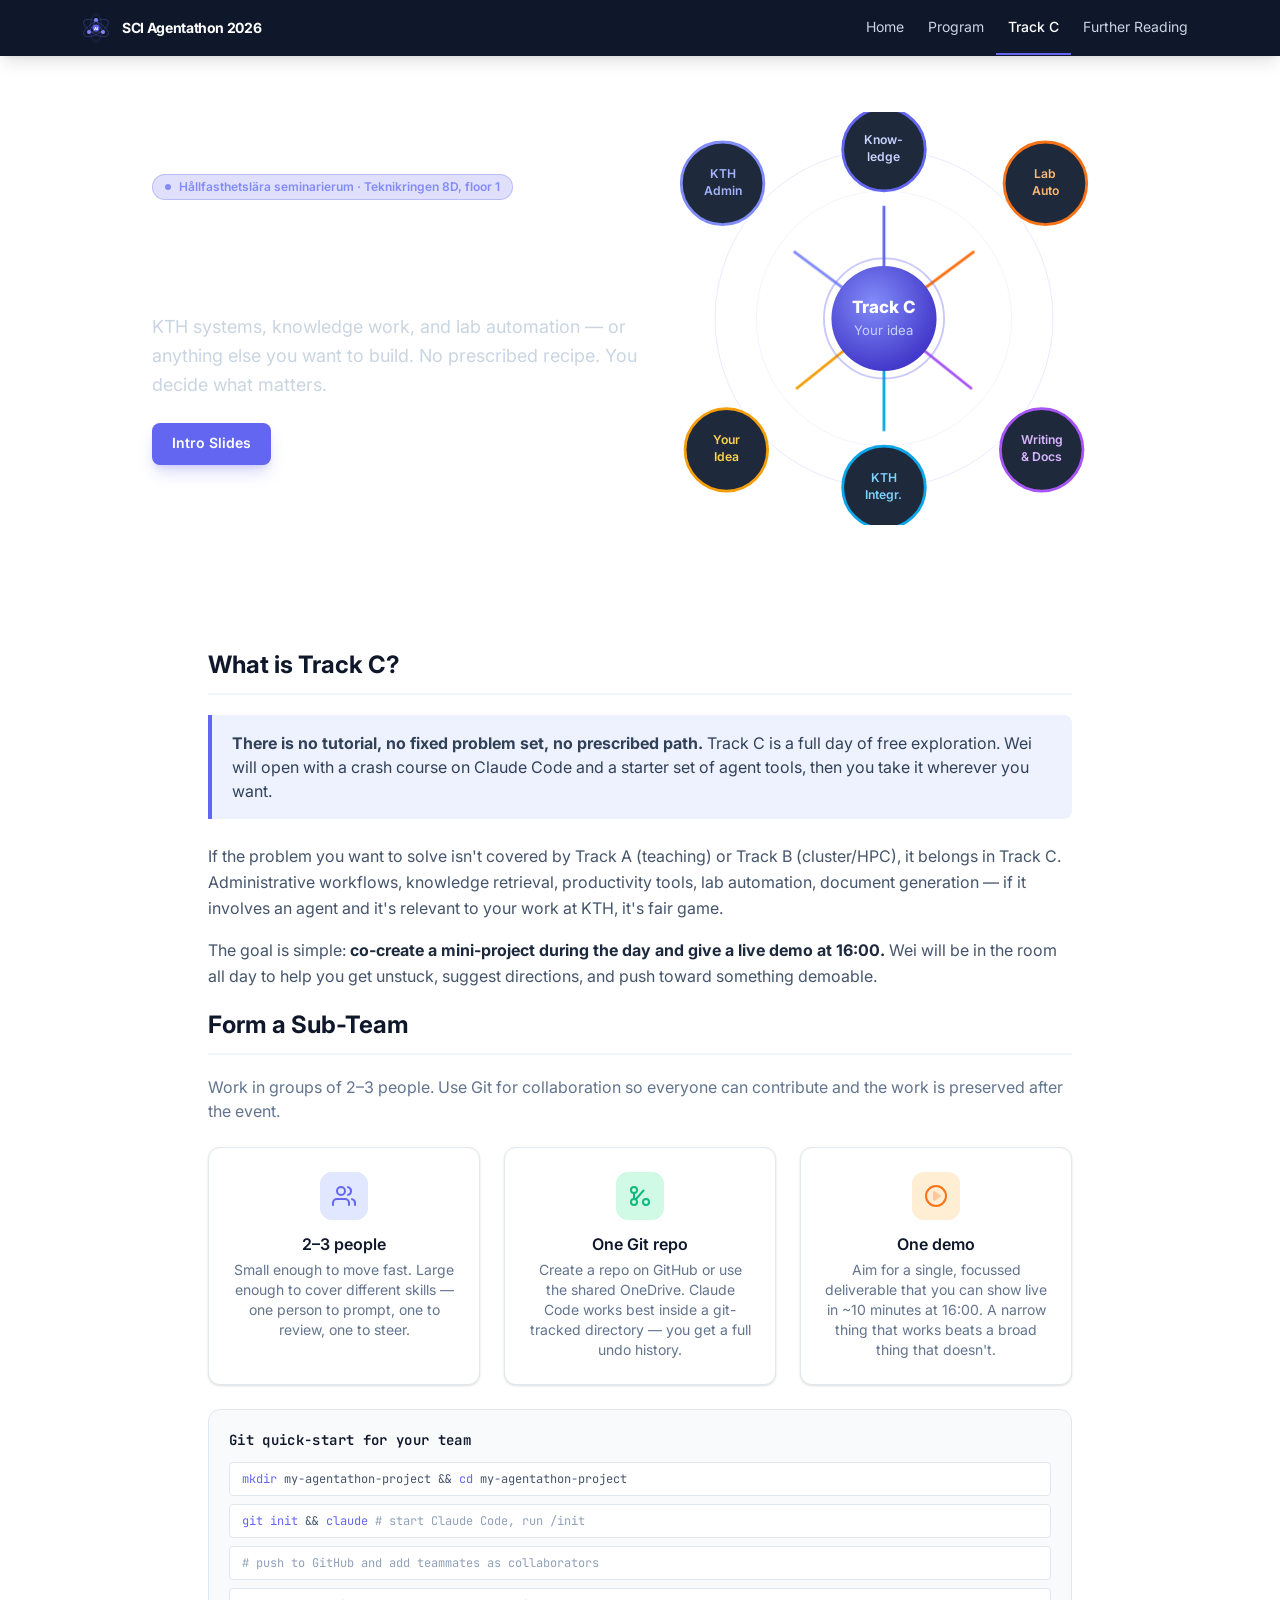
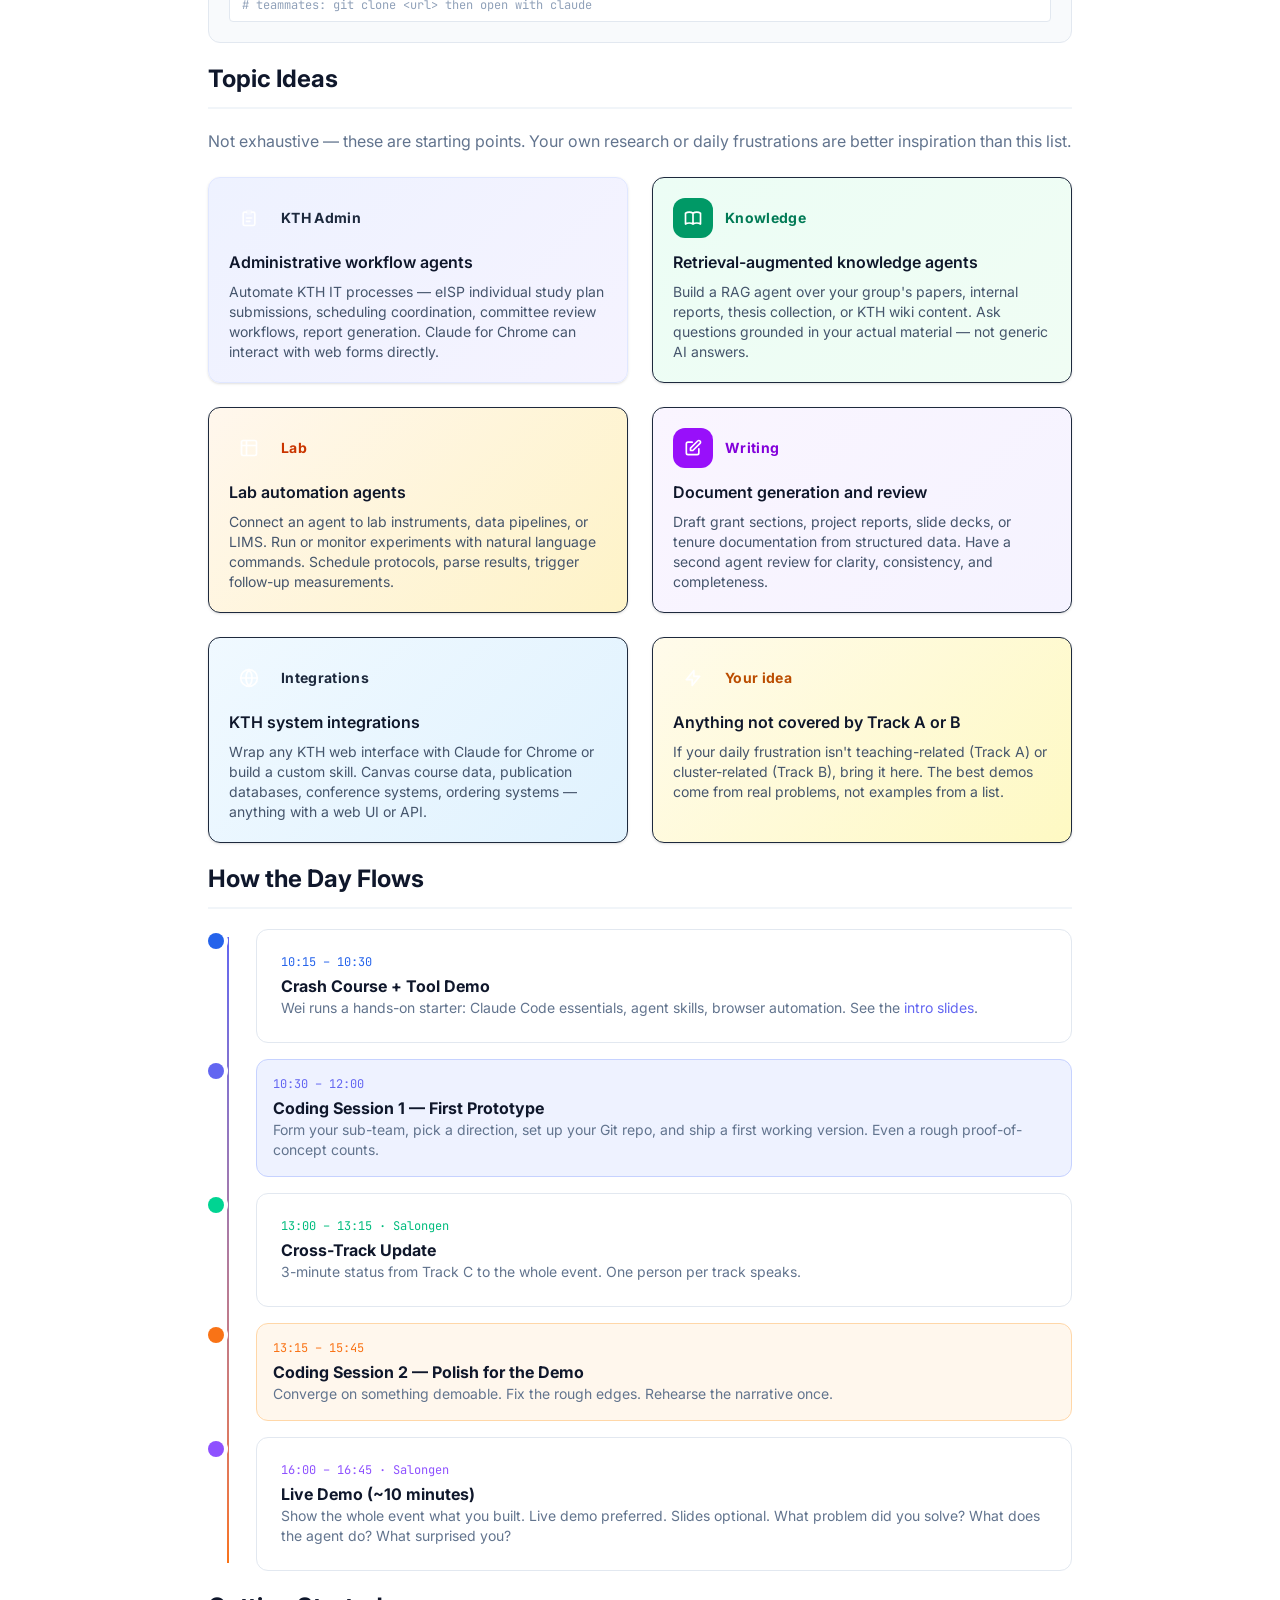
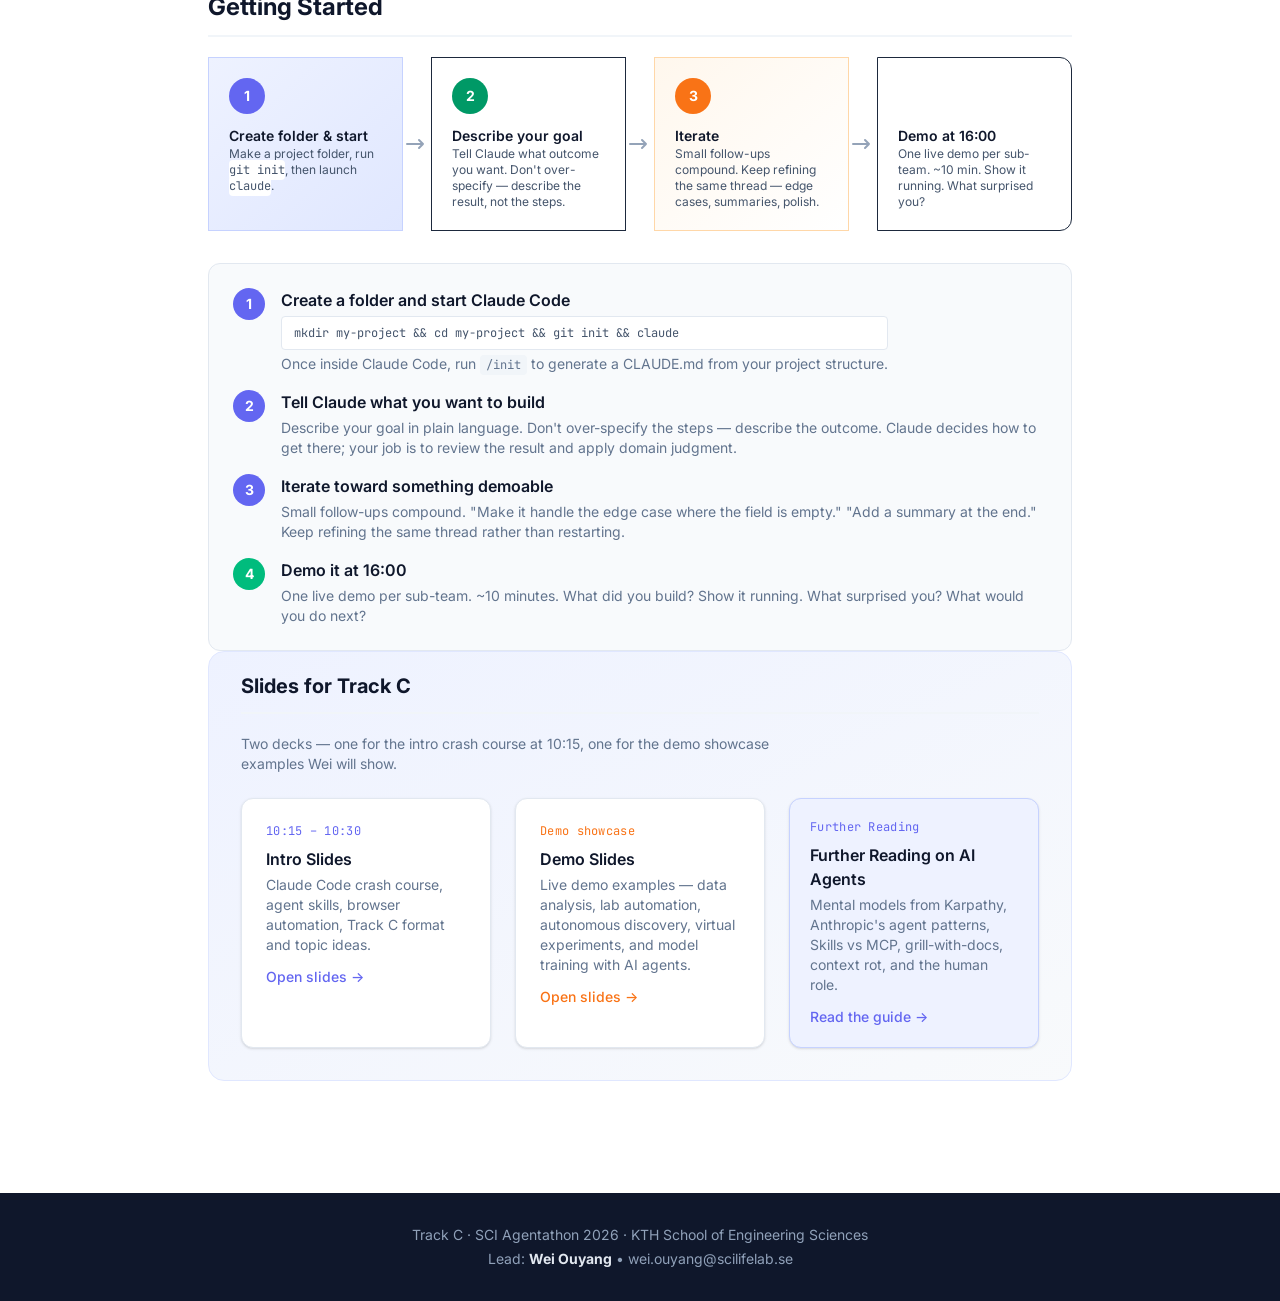
<file: docs/track-c.html>
<!DOCTYPE html>
<html lang="en" class="scroll-smooth">
<head>
<meta charset="utf-8">
<meta name="viewport" content="width=device-width, initial-scale=1.0">
<title>Track C · SCI Agentathon 2026</title>
<link rel="stylesheet" href="https://fonts.googleapis.com/css2?family=Inter:wght@300;400;500;600;700;800&family=JetBrains+Mono:wght@400;500&display=swap">
<link rel="stylesheet" href="assets/style.css">
<link rel="icon" type="image/svg+xml" href="favicon.svg">
<style>
@keyframes flow { from{stroke-dashoffset:60} to{stroke-dashoffset:0} }
@keyframes pulse-node { 0%,100%{opacity:1} 50%{opacity:.7} }
@keyframes float { 0%,100%{transform:translateY(0)} 50%{transform:translateY(-6px)} }
@keyframes shimmer { 0%{opacity:.3} 50%{opacity:.7} 100%{opacity:.3} }
@keyframes branch-appear { from{opacity:0;stroke-dashoffset:60} to{opacity:1;stroke-dashoffset:0} }
@keyframes node-pop { from{opacity:0;transform:scale(.5)} to{opacity:1;transform:scale(1)} }
@keyframes step-slide { from{opacity:0;transform:translateX(-10px)} to{opacity:1;transform:translateX(0)} }

.hero-float { animation: float 7s ease-in-out infinite; }
.center-pulse { animation: pulse-node 2.8s ease-in-out infinite; }
.shimmer-r { animation: shimmer 3s ease-in-out infinite; }

/* Branch lines appear staggered */
.branch-line { stroke-dasharray: 60; animation: branch-appear .6s ease forwards; opacity: 0; }
.branch-line-1 { animation-delay: .2s; }
.branch-line-2 { animation-delay: .5s; }
.branch-line-3 { animation-delay: .8s; }
.branch-line-4 { animation-delay: 1.1s; }
.branch-line-5 { animation-delay: 1.4s; }
.branch-line-6 { animation-delay: 1.7s; }

/* Satellite nodes pop in after lines */
.branch-node { animation: node-pop .4s ease forwards; opacity: 0; transform-origin: center; }
.branch-node-1 { animation-delay: .5s; }
.branch-node-2 { animation-delay: .8s; }
.branch-node-3 { animation-delay: 1.1s; }
.branch-node-4 { animation-delay: 1.4s; }
.branch-node-5 { animation-delay: 1.7s; }
.branch-node-6 { animation-delay: 2.0s; }

/* Topic cards */
.topic-card { transition: transform .2s ease, box-shadow .2s ease; }
.topic-card:hover { transform: translateY(-4px); box-shadow: 0 16px 32px -8px rgba(0,0,0,.12); }

/* How-it-works arrow */
.step-arrow { color: #cbd5e1; }
</style>
</head>
<body class="font-sans text-slate-800 bg-white antialiased">

<!-- Navigation -->
<nav class="bg-slate-900 sticky top-0 z-50 shadow-lg">
  <div class="max-w-6xl mx-auto px-4 flex items-center justify-between h-14">
    <a href="index.html" class="flex items-center gap-2.5 text-white font-bold text-sm tracking-tight">
      <svg width="32" height="32" viewBox="0 0 64 64" class="flex-shrink-0">
        <ellipse cx="32" cy="32" rx="28" ry="12" fill="none" stroke="#6366f1" stroke-width="1.2" opacity="0.5" transform="rotate(-30 32 32)"/>
        <ellipse cx="32" cy="32" rx="28" ry="12" fill="none" stroke="#818cf8" stroke-width="1.2" opacity="0.4" transform="rotate(30 32 32)"/>
        <ellipse cx="32" cy="32" rx="28" ry="12" fill="none" stroke="#6366f1" stroke-width="1.2" opacity="0.3" transform="rotate(90 32 32)"/>
        <circle cx="32" cy="16" r="4" fill="#818cf8"/>
        <circle cx="18" cy="40" r="4" fill="#818cf8"/>
        <circle cx="46" cy="40" r="4" fill="#818cf8"/>
        <line x1="32" y1="16" x2="18" y2="40" stroke="#6366f1" stroke-width="1.5" opacity="0.6"/>
        <line x1="32" y1="16" x2="46" y2="40" stroke="#6366f1" stroke-width="1.5" opacity="0.6"/>
        <line x1="18" y1="40" x2="46" y2="40" stroke="#818cf8" stroke-width="1.5" opacity="0.4"/>
        <circle cx="32" cy="32" r="7" fill="#6366f1"/>
        <text x="32" y="35.5" text-anchor="middle" fill="white" font-family="Inter" font-size="8" font-weight="800">AI</text>
      </svg>
      SCI Agentathon 2026
    </a>
    <button id="nav-toggle" class="md:hidden text-white">
      <svg width="24" height="24" viewBox="0 0 24 24" fill="none" stroke="currentColor" stroke-width="2"><path d="M3 12h18M3 6h18M3 18h18"/></svg>
    </button>
    <ul id="nav-menu" class="hidden md:flex items-center gap-0 text-sm">
      <li><a href="index.html" class="block px-3 py-4 text-slate-300 hover:text-white border-b-2 border-transparent hover:border-accent/50 transition">Home</a></li>
      <li><a href="program.html" class="block px-3 py-4 text-slate-300 hover:text-white border-b-2 border-transparent hover:border-accent/50 transition">Program</a></li>
      <li><a href="track-c.html" class="block px-3 py-4 text-white font-medium border-b-2 border-accent">Track C</a></li>
      <li><a href="advanced.html" class="block px-3 py-4 text-slate-300 hover:text-white border-b-2 border-transparent hover:border-accent/50 transition">Further Reading</a></li>
    </ul>
  </div>
</nav>

<!-- Hero — two-column with animated exploration SVG -->
<header class="bg-gradient-to-br from-indigo-900 via-slate-900 to-slate-800 text-white overflow-hidden">
  <div class="relative max-w-5xl mx-auto px-6 py-14 grid md:grid-cols-2 gap-10 items-center">
    <!-- Accent glow -->
    <div class="absolute top-0 left-0 w-80 h-80 rounded-full" style="background:radial-gradient(circle, rgba(99,102,241,0.12) 0%, transparent 70%); transform:translate(-40%,-40%);"></div>

    <!-- Left: text -->
    <div class="relative">
      <div class="inline-flex items-center gap-2 bg-accent/20 text-accent-light text-xs font-semibold px-3 py-1 rounded-full mb-5 border border-accent/30">
        <span class="w-1.5 h-1.5 bg-accent-light rounded-full"></span>
        Hållfasthetslära seminarierum &middot; Teknikringen 8D, floor 1
      </div>
      <h1 class="text-3xl md:text-4xl font-extrabold tracking-tight mb-3">Track C: Open Agent Exploration</h1>
      <p class="text-slate-300 text-lg max-w-xl leading-relaxed mb-6">KTH systems, knowledge work, and lab automation — or anything else you want to build. No prescribed recipe. You decide what matters.</p>
      <div class="flex flex-wrap gap-3">
        <a href="track-c-intro.html" class="bg-accent hover:bg-accent-dark text-white font-semibold px-5 py-2.5 rounded-lg transition shadow-lg shadow-accent/25 text-sm">Intro Slides</a>
        <a href="track-c-demo.html" class="bg-white/10 hover:bg-white/20 text-white font-semibold px-5 py-2.5 rounded-lg border border-white/20 transition text-sm">Demo Showcase</a>
      </div>
    </div>

    <!-- Right: animated exploration SVG -->
    <div class="flex justify-center md:justify-end">
      <svg class="hero-float w-full max-w-xs" viewBox="0 0 260 220" fill="none" xmlns="http://www.w3.org/2000/svg" aria-label="Open exploration branching diagram">
        <!-- Shimmer rings around centre -->
        <circle cx="130" cy="110" r="90" stroke="#6366f1" stroke-width="0.5" opacity="0.15" class="shimmer-r"/>
        <circle cx="130" cy="110" r="68" stroke="#818cf8" stroke-width="0.5" opacity="0.1" class="shimmer-r" style="animation-delay:.6s"/>

        <!-- Branch lines from centre outward -->
        <!-- Admin (top-left) -->
        <line x1="130" y1="110" x2="44" y2="46" stroke="#818cf8" stroke-width="1.5" class="branch-line branch-line-1" stroke-dasharray="60"/>
        <!-- Knowledge (top) -->
        <line x1="130" y1="110" x2="130" y2="28" stroke="#6366f1" stroke-width="1.5" class="branch-line branch-line-2" stroke-dasharray="60"/>
        <!-- Lab (top-right) -->
        <line x1="130" y1="110" x2="216" y2="46" stroke="#f97316" stroke-width="1.5" class="branch-line branch-line-3" stroke-dasharray="60"/>
        <!-- Writing (bottom-right) -->
        <line x1="130" y1="110" x2="210" y2="174" stroke="#a855f7" stroke-width="1.5" class="branch-line branch-line-4" stroke-dasharray="60"/>
        <!-- Integrations (bottom) -->
        <line x1="130" y1="110" x2="130" y2="192" stroke="#0ea5e9" stroke-width="1.5" class="branch-line branch-line-5" stroke-dasharray="60"/>
        <!-- Your idea (bottom-left) -->
        <line x1="130" y1="110" x2="50" y2="174" stroke="#f59e0b" stroke-width="1.5" class="branch-line branch-line-6" stroke-dasharray="60"/>

        <!-- Central node -->
        <circle cx="130" cy="110" r="28" fill="url(#heroGrad)" class="center-pulse"/>
        <circle cx="130" cy="110" r="32" fill="none" stroke="#6366f1" stroke-width="1" opacity="0.35" class="shimmer-r" style="animation-delay:.4s"/>
        <text x="130" y="107" text-anchor="middle" fill="white" font-family="Inter,sans-serif" font-size="9" font-weight="800">Track C</text>
        <text x="130" y="119" text-anchor="middle" fill="#c7d2fe" font-family="Inter,sans-serif" font-size="7">Your idea</text>

        <!-- Satellite nodes -->
        <!-- Admin -->
        <g class="branch-node branch-node-1">
          <circle cx="44" cy="38" r="22" fill="#1e293b" stroke="#818cf8" stroke-width="1.5"/>
          <text x="44" y="35" text-anchor="middle" fill="#a5b4fc" font-family="Inter,sans-serif" font-size="6.5" font-weight="600">KTH</text>
          <text x="44" y="44" text-anchor="middle" fill="#a5b4fc" font-family="Inter,sans-serif" font-size="6.5" font-weight="600">Admin</text>
        </g>
        <!-- Knowledge -->
        <g class="branch-node branch-node-2">
          <circle cx="130" cy="20" r="22" fill="#1e293b" stroke="#6366f1" stroke-width="1.5"/>
          <text x="130" y="17" text-anchor="middle" fill="#c7d2fe" font-family="Inter,sans-serif" font-size="6.5" font-weight="600">Know-</text>
          <text x="130" y="26" text-anchor="middle" fill="#c7d2fe" font-family="Inter,sans-serif" font-size="6.5" font-weight="600">ledge</text>
        </g>
        <!-- Lab -->
        <g class="branch-node branch-node-3">
          <circle cx="216" cy="38" r="22" fill="#1e293b" stroke="#f97316" stroke-width="1.5"/>
          <text x="216" y="35" text-anchor="middle" fill="#fdba74" font-family="Inter,sans-serif" font-size="6.5" font-weight="600">Lab</text>
          <text x="216" y="44" text-anchor="middle" fill="#fdba74" font-family="Inter,sans-serif" font-size="6.5" font-weight="600">Auto</text>
        </g>
        <!-- Writing -->
        <g class="branch-node branch-node-4">
          <circle cx="214" cy="180" r="22" fill="#1e293b" stroke="#a855f7" stroke-width="1.5"/>
          <text x="214" y="177" text-anchor="middle" fill="#d8b4fe" font-family="Inter,sans-serif" font-size="6.5" font-weight="600">Writing</text>
          <text x="214" y="186" text-anchor="middle" fill="#d8b4fe" font-family="Inter,sans-serif" font-size="6.5" font-weight="600">&amp; Docs</text>
        </g>
        <!-- Integrations -->
        <g class="branch-node branch-node-5">
          <circle cx="130" cy="200" r="22" fill="#1e293b" stroke="#0ea5e9" stroke-width="1.5"/>
          <text x="130" y="197" text-anchor="middle" fill="#7dd3fc" font-family="Inter,sans-serif" font-size="6.5" font-weight="600">KTH</text>
          <text x="130" y="206" text-anchor="middle" fill="#7dd3fc" font-family="Inter,sans-serif" font-size="6.5" font-weight="600">Integr.</text>
        </g>
        <!-- Your idea -->
        <g class="branch-node branch-node-6">
          <circle cx="46" cy="180" r="22" fill="#1e293b" stroke="#f59e0b" stroke-width="1.5"/>
          <text x="46" y="177" text-anchor="middle" fill="#fcd34d" font-family="Inter,sans-serif" font-size="6.5" font-weight="600">Your</text>
          <text x="46" y="186" text-anchor="middle" fill="#fcd34d" font-family="Inter,sans-serif" font-size="6.5" font-weight="600">Idea</text>
        </g>

        <defs>
          <radialGradient id="heroGrad" cx="40%" cy="35%" r="65%">
            <stop offset="0%" stop-color="#818cf8"/>
            <stop offset="100%" stop-color="#4338ca"/>
          </radialGradient>
        </defs>
      </svg>
    </div>
  </div>
</header>

<div class="max-w-4xl mx-auto px-4 py-12">

  <!-- The idea -->
  <section class="mb-14 reveal-on-scroll">
    <h2 class="text-2xl font-bold text-slate-900 mb-3">What is Track C?</h2>
    <div class="bg-indigo-50 border-l-4 border-accent rounded-r-lg p-5 mb-6 text-slate-700">
      <strong>There is no tutorial, no fixed problem set, no prescribed path.</strong> Track C is a full day of free exploration. Wei will open with a crash course on Claude Code and a starter set of agent tools, then you take it wherever you want.
    </div>
    <p class="text-slate-600 leading-relaxed mb-4">If the problem you want to solve isn't covered by Track A (teaching) or Track B (cluster/HPC), it belongs in Track C. Administrative workflows, knowledge retrieval, productivity tools, lab automation, document generation — if it involves an agent and it's relevant to your work at KTH, it's fair game.</p>
    <p class="text-slate-600 leading-relaxed">The goal is simple: <strong class="text-slate-800">co-create a mini-project during the day and give a live demo at 16:00.</strong> Wei will be in the room all day to help you get unstuck, suggest directions, and push toward something demoable.</p>
  </section>

  <!-- Sub-teams -->
  <section class="mb-14 reveal-on-scroll">
    <h2 class="text-2xl font-bold text-slate-900 mb-3">Form a Sub-Team</h2>
    <p class="text-slate-500 mb-6">Work in groups of 2–3 people. Use Git for collaboration so everyone can contribute and the work is preserved after the event.</p>
    <div class="grid md:grid-cols-3 gap-4 mb-6">

      <!-- 2-3 people -->
      <div class="bg-white border border-slate-200 rounded-xl p-5 shadow-sm text-center">
        <div class="w-12 h-12 rounded-xl bg-indigo-100 flex items-center justify-center mx-auto mb-3">
          <svg width="24" height="24" viewBox="0 0 24 24" fill="none" stroke="#6366f1" stroke-width="2" stroke-linecap="round" stroke-linejoin="round">
            <path d="M17 21v-2a4 4 0 00-4-4H5a4 4 0 00-4 4v2"/>
            <circle cx="9" cy="7" r="4"/>
            <path d="M23 21v-2a4 4 0 00-3-3.87M16 3.13a4 4 0 010 7.75"/>
          </svg>
        </div>
        <h3 class="font-semibold text-slate-900 mb-1">2–3 people</h3>
        <p class="text-slate-500 text-sm">Small enough to move fast. Large enough to cover different skills — one person to prompt, one to review, one to steer.</p>
      </div>

      <!-- One Git repo -->
      <div class="bg-white border border-slate-200 rounded-xl p-5 shadow-sm text-center">
        <div class="w-12 h-12 rounded-xl bg-emerald-100 flex items-center justify-center mx-auto mb-3">
          <svg width="24" height="24" viewBox="0 0 24 24" fill="none" stroke="#10b981" stroke-width="2" stroke-linecap="round" stroke-linejoin="round">
            <circle cx="18" cy="18" r="3"/>
            <circle cx="6" cy="6" r="3"/>
            <circle cx="6" cy="18" r="3"/>
            <path d="M6 9v6M15.5 6.5L8.5 14.5"/>
          </svg>
        </div>
        <h3 class="font-semibold text-slate-900 mb-1">One Git repo</h3>
        <p class="text-slate-500 text-sm">Create a repo on GitHub or use the shared OneDrive. Claude Code works best inside a git-tracked directory — you get a full undo history.</p>
      </div>

      <!-- One demo -->
      <div class="bg-white border border-slate-200 rounded-xl p-5 shadow-sm text-center">
        <div class="w-12 h-12 rounded-xl bg-orange-100 flex items-center justify-center mx-auto mb-3">
          <svg width="24" height="24" viewBox="0 0 24 24" fill="none" stroke="#f97316" stroke-width="2" stroke-linecap="round" stroke-linejoin="round">
            <circle cx="12" cy="12" r="10"/>
            <polygon points="10 8 16 12 10 16 10 8" fill="#f97316" opacity="0.3" stroke="#f97316"/>
          </svg>
        </div>
        <h3 class="font-semibold text-slate-900 mb-1">One demo</h3>
        <p class="text-slate-500 text-sm">Aim for a single, focussed deliverable that you can show live in ~10 minutes at 16:00. A narrow thing that works beats a broad thing that doesn't.</p>
      </div>
    </div>
    <div class="bg-slate-50 border border-slate-200 rounded-xl p-5">
      <h4 class="font-semibold text-slate-900 mb-3 text-sm uppercase tracking-wide font-mono">Git quick-start for your team</h4>
      <div class="space-y-2 font-mono text-xs text-slate-600">
        <div class="bg-white border border-slate-200 px-3 py-2 rounded"><span class="text-accent">mkdir</span> my-agentathon-project &amp;&amp; <span class="text-accent">cd</span> my-agentathon-project</div>
        <div class="bg-white border border-slate-200 px-3 py-2 rounded"><span class="text-accent">git init</span> &amp;&amp; <span class="text-accent">claude</span>  <span class="text-slate-400"># start Claude Code, run /init</span></div>
        <div class="bg-white border border-slate-200 px-3 py-2 rounded"><span class="text-slate-400"># push to GitHub and add teammates as collaborators</span></div>
        <div class="bg-white border border-slate-200 px-3 py-2 rounded"><span class="text-slate-400"># teammates: git clone &lt;url&gt; then open with claude</span></div>
      </div>
    </div>
  </section>

  <!-- Topic ideas — improved grid with filled SVG icons and gradient backgrounds -->
  <section class="mb-14 reveal-on-scroll">
    <h2 class="text-2xl font-bold text-slate-900 mb-2">Topic Ideas</h2>
    <p class="text-slate-500 mb-6">Not exhaustive — these are starting points. Your own research or daily frustrations are better inspiration than this list.</p>
    <div class="grid md:grid-cols-2 gap-4">

      <!-- KTH Admin -->
      <div class="topic-card rounded-xl p-5 shadow-sm border border-indigo-100 overflow-hidden" style="background:linear-gradient(135deg,#eef2ff 0%,#f5f3ff 100%);">
        <div class="flex items-center gap-3 mb-3">
          <div class="w-10 h-10 rounded-xl bg-indigo-600 flex items-center justify-center shadow-md shadow-indigo-200 flex-shrink-0">
            <svg width="20" height="20" viewBox="0 0 24 24" fill="none" stroke="white" stroke-width="2" stroke-linecap="round" stroke-linejoin="round">
              <path d="M9 5H7a2 2 0 00-2 2v12a2 2 0 002 2h10a2 2 0 002-2V7a2 2 0 00-2-2h-2"/>
              <rect x="9" y="3" width="6" height="4" rx="1" fill="white" opacity="0.4"/>
              <path d="M9 12h6M9 16h4"/>
            </svg>
          </div>
          <span class="text-sm font-bold text-indigo-700 uppercase tracking-wide">KTH Admin</span>
        </div>
        <h3 class="font-semibold text-slate-900 mb-2">Administrative workflow agents</h3>
        <p class="text-slate-600 text-sm">Automate KTH IT processes — eISP individual study plan submissions, scheduling coordination, committee review workflows, report generation. Claude for Chrome can interact with web forms directly.</p>
      </div>

      <!-- Knowledge -->
      <div class="topic-card rounded-xl p-5 shadow-sm border border-emerald-100 overflow-hidden" style="background:linear-gradient(135deg,#ecfdf5 0%,#f0fdf4 100%);">
        <div class="flex items-center gap-3 mb-3">
          <div class="w-10 h-10 rounded-xl bg-emerald-600 flex items-center justify-center shadow-md shadow-emerald-200 flex-shrink-0">
            <svg width="20" height="20" viewBox="0 0 24 24" fill="none" stroke="white" stroke-width="2" stroke-linecap="round" stroke-linejoin="round">
              <path d="M12 6.253v13m0-13C10.832 5.477 9.246 5 7.5 5S4.168 5.477 3 6.253v13C4.168 18.477 5.754 18 7.5 18s3.332.477 4.5 1.253m0-13C13.168 5.477 14.754 5 16.5 5c1.747 0 3.332.477 4.5 1.253v13C19.832 18.477 18.247 18 16.5 18c-1.746 0-3.332.477-4.5 1.253"/>
            </svg>
          </div>
          <span class="text-sm font-bold text-emerald-700 uppercase tracking-wide">Knowledge</span>
        </div>
        <h3 class="font-semibold text-slate-900 mb-2">Retrieval-augmented knowledge agents</h3>
        <p class="text-slate-600 text-sm">Build a RAG agent over your group's papers, internal reports, thesis collection, or KTH wiki content. Ask questions grounded in your actual material — not generic AI answers.</p>
      </div>

      <!-- Lab -->
      <div class="topic-card rounded-xl p-5 shadow-sm border border-orange-100 overflow-hidden" style="background:linear-gradient(135deg,#fff7ed 0%,#fef3c7 100%);">
        <div class="flex items-center gap-3 mb-3">
          <div class="w-10 h-10 rounded-xl bg-orange-500 flex items-center justify-center shadow-md shadow-orange-200 flex-shrink-0">
            <svg width="20" height="20" viewBox="0 0 24 24" fill="none" stroke="white" stroke-width="2" stroke-linecap="round" stroke-linejoin="round">
              <path d="M9 3H5a2 2 0 00-2 2v4m6-6h10a2 2 0 012 2v4M9 3v18m0 0h10a2 2 0 002-2V9M9 21H5a2 2 0 01-2-2V9m0 0h18"/>
            </svg>
          </div>
          <span class="text-sm font-bold text-orange-700 uppercase tracking-wide">Lab</span>
        </div>
        <h3 class="font-semibold text-slate-900 mb-2">Lab automation agents</h3>
        <p class="text-slate-600 text-sm">Connect an agent to lab instruments, data pipelines, or LIMS. Run or monitor experiments with natural language commands. Schedule protocols, parse results, trigger follow-up measurements.</p>
      </div>

      <!-- Writing -->
      <div class="topic-card rounded-xl p-5 shadow-sm border border-purple-100 overflow-hidden" style="background:linear-gradient(135deg,#faf5ff 0%,#f5f3ff 100%);">
        <div class="flex items-center gap-3 mb-3">
          <div class="w-10 h-10 rounded-xl bg-purple-600 flex items-center justify-center shadow-md shadow-purple-200 flex-shrink-0">
            <svg width="20" height="20" viewBox="0 0 24 24" fill="none" stroke="white" stroke-width="2" stroke-linecap="round" stroke-linejoin="round">
              <path d="M11 5H6a2 2 0 00-2 2v11a2 2 0 002 2h11a2 2 0 002-2v-5m-1.414-9.414a2 2 0 112.828 2.828L11.828 15H9v-2.828l8.586-8.586z"/>
            </svg>
          </div>
          <span class="text-sm font-bold text-purple-700 uppercase tracking-wide">Writing</span>
        </div>
        <h3 class="font-semibold text-slate-900 mb-2">Document generation and review</h3>
        <p class="text-slate-600 text-sm">Draft grant sections, project reports, slide decks, or tenure documentation from structured data. Have a second agent review for clarity, consistency, and completeness.</p>
      </div>

      <!-- Integrations -->
      <div class="topic-card rounded-xl p-5 shadow-sm border border-sky-100 overflow-hidden" style="background:linear-gradient(135deg,#f0f9ff 0%,#e0f2fe 100%);">
        <div class="flex items-center gap-3 mb-3">
          <div class="w-10 h-10 rounded-xl bg-sky-600 flex items-center justify-center shadow-md shadow-sky-200 flex-shrink-0">
            <svg width="20" height="20" viewBox="0 0 24 24" fill="none" stroke="white" stroke-width="2" stroke-linecap="round" stroke-linejoin="round">
              <circle cx="12" cy="12" r="10"/>
              <path d="M2 12h20M12 2a15.3 15.3 0 010 20M12 2a15.3 15.3 0 000 20"/>
            </svg>
          </div>
          <span class="text-sm font-bold text-sky-700 uppercase tracking-wide">Integrations</span>
        </div>
        <h3 class="font-semibold text-slate-900 mb-2">KTH system integrations</h3>
        <p class="text-slate-600 text-sm">Wrap any KTH web interface with Claude for Chrome or build a custom skill. Canvas course data, publication databases, conference systems, ordering systems — anything with a web UI or API.</p>
      </div>

      <!-- Your idea -->
      <div class="topic-card rounded-xl p-5 shadow-sm border border-amber-100 overflow-hidden" style="background:linear-gradient(135deg,#fffbeb 0%,#fef9c3 100%);">
        <div class="flex items-center gap-3 mb-3">
          <div class="w-10 h-10 rounded-xl bg-amber-500 flex items-center justify-center shadow-md shadow-amber-200 flex-shrink-0">
            <svg width="20" height="20" viewBox="0 0 24 24" fill="none" stroke="white" stroke-width="2" stroke-linecap="round" stroke-linejoin="round">
              <path d="M13 10V3L4 14h7v7l9-11h-7z" fill="white" opacity="0.3"/>
              <path d="M13 10V3L4 14h7v7l9-11h-7z"/>
            </svg>
          </div>
          <span class="text-sm font-bold text-amber-700 uppercase tracking-wide">Your idea</span>
        </div>
        <h3 class="font-semibold text-slate-900 mb-2">Anything not covered by Track A or B</h3>
        <p class="text-slate-600 text-sm">If your daily frustration isn't teaching-related (Track A) or cluster-related (Track B), bring it here. The best demos come from real problems, not examples from a list.</p>
      </div>
    </div>
  </section>

  <!-- How the day flows — timeline -->
  <section class="mb-14 reveal-on-scroll">
    <h2 class="text-2xl font-bold text-slate-900 mb-6">How the Day Flows</h2>
    <div class="space-y-4 relative before:absolute before:left-[19px] before:top-2 before:bottom-2 before:w-0.5 before:bg-gradient-to-b before:from-accent before:to-fire pl-12">
      <div class="relative">
        <div class="absolute -left-12 top-1 w-4 h-4 rounded-full bg-kth-light ring-4 ring-white"></div>
        <div class="bg-white border border-slate-200 rounded-xl p-4">
          <div class="text-xs font-mono text-kth-light mb-1">10:15 – 10:30</div>
          <h3 class="font-bold text-slate-900">Crash Course + Tool Demo</h3>
          <p class="text-slate-500 text-sm">Wei runs a hands-on starter: Claude Code essentials, agent skills, browser automation. See the <a href="track-c-intro.html" class="text-accent hover:underline">intro slides</a>.</p>
        </div>
      </div>
      <div class="relative">
        <div class="absolute -left-12 top-1 w-4 h-4 rounded-full bg-accent ring-4 ring-white"></div>
        <div class="bg-indigo-50 border border-indigo-200 rounded-xl p-4">
          <div class="text-xs font-mono text-accent mb-1">10:30 – 12:00</div>
          <h3 class="font-bold text-slate-900">Coding Session 1 — First Prototype</h3>
          <p class="text-slate-500 text-sm">Form your sub-team, pick a direction, set up your Git repo, and ship a first working version. Even a rough proof-of-concept counts.</p>
        </div>
      </div>
      <div class="relative">
        <div class="absolute -left-12 top-1 w-4 h-4 rounded-full bg-emerald-400 ring-4 ring-white"></div>
        <div class="bg-white border border-slate-200 rounded-xl p-4">
          <div class="text-xs font-mono text-emerald-500 mb-1">13:00 – 13:15 &middot; Salongen</div>
          <h3 class="font-bold text-slate-900">Cross-Track Update</h3>
          <p class="text-slate-500 text-sm">3-minute status from Track C to the whole event. One person per track speaks.</p>
        </div>
      </div>
      <div class="relative">
        <div class="absolute -left-12 top-1 w-4 h-4 rounded-full bg-fire ring-4 ring-white"></div>
        <div class="bg-orange-50 border border-orange-200 rounded-xl p-4">
          <div class="text-xs font-mono text-fire mb-1">13:15 – 15:45</div>
          <h3 class="font-bold text-slate-900">Coding Session 2 — Polish for the Demo</h3>
          <p class="text-slate-500 text-sm">Converge on something demoable. Fix the rough edges. Rehearse the narrative once.</p>
        </div>
      </div>
      <div class="relative">
        <div class="absolute -left-12 top-1 w-4 h-4 rounded-full bg-violet-500 ring-4 ring-white"></div>
        <div class="bg-white border border-slate-200 rounded-xl p-4">
          <div class="text-xs font-mono text-violet-500 mb-1">16:00 – 16:45 &middot; Salongen</div>
          <h3 class="font-bold text-slate-900">Live Demo (~10 minutes)</h3>
          <p class="text-slate-500 text-sm">Show the whole event what you built. Live demo preferred. Slides optional. What problem did you solve? What does the agent do? What surprised you?</p>
        </div>
      </div>
    </div>
  </section>

  <!-- Getting Started — horizontal step flow diagram -->
  <section class="mb-14 reveal-on-scroll">
    <h2 class="text-2xl font-bold text-slate-900 mb-6">Getting Started</h2>

    <!-- Step flow diagram -->
    <div class="mb-8 overflow-x-auto">
      <div class="flex items-stretch gap-0 min-w-[600px]">

        <!-- Step 1 -->
        <div class="flex-1 bg-gradient-to-br from-indigo-50 to-indigo-100 border border-indigo-200 rounded-l-xl p-5 relative">
          <div class="w-9 h-9 rounded-full bg-accent text-white flex items-center justify-center font-bold text-sm mb-3 shadow-md shadow-indigo-200">1</div>
          <h4 class="font-semibold text-slate-900 mb-1.5 text-sm">Create folder &amp; start</h4>
          <p class="text-slate-600 text-xs">Make a project folder, run <code class="bg-white px-1 py-0.5 rounded font-mono">git init</code>, then launch <code class="bg-white px-1 py-0.5 rounded font-mono">claude</code>.</p>
        </div>

        <!-- Arrow 1 -->
        <div class="flex items-center px-1 bg-white z-10">
          <svg width="28" height="28" viewBox="0 0 28 28" fill="none">
            <path d="M4 14h16M16 10l4 4-4 4" stroke="#94a3b8" stroke-width="2" stroke-linecap="round" stroke-linejoin="round"/>
          </svg>
        </div>

        <!-- Step 2 -->
        <div class="flex-1 bg-gradient-to-br from-emerald-50 to-emerald-100 border border-emerald-200 p-5 relative">
          <div class="w-9 h-9 rounded-full bg-emerald-600 text-white flex items-center justify-center font-bold text-sm mb-3 shadow-md shadow-emerald-200">2</div>
          <h4 class="font-semibold text-slate-900 mb-1.5 text-sm">Describe your goal</h4>
          <p class="text-slate-600 text-xs">Tell Claude what outcome you want. Don't over-specify — describe the result, not the steps.</p>
        </div>

        <!-- Arrow 2 -->
        <div class="flex items-center px-1 bg-white z-10">
          <svg width="28" height="28" viewBox="0 0 28 28" fill="none">
            <path d="M4 14h16M16 10l4 4-4 4" stroke="#94a3b8" stroke-width="2" stroke-linecap="round" stroke-linejoin="round"/>
          </svg>
        </div>

        <!-- Step 3 -->
        <div class="flex-1 bg-gradient-to-br from-orange-50 to-orange-100 border border-orange-200 p-5 relative">
          <div class="w-9 h-9 rounded-full bg-fire text-white flex items-center justify-center font-bold text-sm mb-3 shadow-md shadow-orange-200">3</div>
          <h4 class="font-semibold text-slate-900 mb-1.5 text-sm">Iterate</h4>
          <p class="text-slate-600 text-xs">Small follow-ups compound. Keep refining the same thread — edge cases, summaries, polish.</p>
        </div>

        <!-- Arrow 3 -->
        <div class="flex items-center px-1 bg-white z-10">
          <svg width="28" height="28" viewBox="0 0 28 28" fill="none">
            <path d="M4 14h16M16 10l4 4-4 4" stroke="#94a3b8" stroke-width="2" stroke-linecap="round" stroke-linejoin="round"/>
          </svg>
        </div>

        <!-- Step 4 -->
        <div class="flex-1 bg-gradient-to-br from-violet-50 to-purple-100 border border-violet-200 rounded-r-xl p-5 relative">
          <div class="w-9 h-9 rounded-full bg-violet-600 text-white flex items-center justify-center font-bold text-sm mb-3 shadow-md shadow-violet-200">4</div>
          <h4 class="font-semibold text-slate-900 mb-1.5 text-sm">Demo at 16:00</h4>
          <p class="text-slate-600 text-xs">One live demo per sub-team. ~10 min. Show it running. What surprised you?</p>
        </div>
      </div>
    </div>

    <!-- Code snippets detail -->
    <div class="bg-slate-50 border border-slate-200 rounded-xl p-6">
      <div class="space-y-4">
        <div class="flex gap-4">
          <div class="w-8 h-8 rounded-full bg-accent text-white flex items-center justify-center font-bold text-sm flex-shrink-0">1</div>
          <div>
            <h4 class="font-semibold text-slate-900 mb-1">Create a folder and start Claude Code</h4>
            <div class="font-mono text-xs bg-white border border-slate-200 px-3 py-2 rounded text-slate-600">mkdir my-project &amp;&amp; cd my-project &amp;&amp; git init &amp;&amp; claude</div>
            <p class="text-slate-500 text-sm mt-1">Once inside Claude Code, run <code class="bg-slate-100 px-1.5 py-0.5 rounded font-mono text-xs">/init</code> to generate a CLAUDE.md from your project structure.</p>
          </div>
        </div>
        <div class="flex gap-4">
          <div class="w-8 h-8 rounded-full bg-accent text-white flex items-center justify-center font-bold text-sm flex-shrink-0">2</div>
          <div>
            <h4 class="font-semibold text-slate-900 mb-1">Tell Claude what you want to build</h4>
            <p class="text-slate-500 text-sm">Describe your goal in plain language. Don't over-specify the steps — describe the outcome. Claude decides how to get there; your job is to review the result and apply domain judgment.</p>
          </div>
        </div>
        <div class="flex gap-4">
          <div class="w-8 h-8 rounded-full bg-accent text-white flex items-center justify-center font-bold text-sm flex-shrink-0">3</div>
          <div>
            <h4 class="font-semibold text-slate-900 mb-1">Iterate toward something demoable</h4>
            <p class="text-slate-500 text-sm">Small follow-ups compound. "Make it handle the edge case where the field is empty." "Add a summary at the end." Keep refining the same thread rather than restarting.</p>
          </div>
        </div>
        <div class="flex gap-4">
          <div class="w-8 h-8 rounded-full bg-emerald-500 text-white flex items-center justify-center font-bold text-sm flex-shrink-0">4</div>
          <div>
            <h4 class="font-semibold text-slate-900 mb-1">Demo it at 16:00</h4>
            <p class="text-slate-500 text-sm">One live demo per sub-team. ~10 minutes. What did you build? Show it running. What surprised you? What would you do next?</p>
          </div>
        </div>
      </div>
    </div>
  </section>

  <!-- Slides -->
  <section class="reveal-on-scroll bg-gradient-to-br from-indigo-50 to-slate-50 rounded-2xl p-8 border border-indigo-100">
    <h2 class="text-xl font-bold text-slate-900 mb-2">Slides for Track C</h2>
    <p class="text-slate-500 text-sm mb-6 max-w-xl">Two decks — one for the intro crash course at 10:15, one for the demo showcase examples Wei will show.</p>
    <div class="grid md:grid-cols-3 gap-4">
      <a href="track-c-intro.html" class="bg-white border border-slate-200 rounded-xl p-5 shadow-sm hover:shadow-md hover:-translate-y-0.5 transition block">
        <div class="text-xs font-mono text-accent uppercase tracking-wide mb-2">10:15 – 10:30</div>
        <h3 class="font-semibold text-slate-900 mb-1">Intro Slides</h3>
        <p class="text-slate-500 text-sm">Claude Code crash course, agent skills, browser automation, Track C format and topic ideas.</p>
        <div class="text-accent text-sm font-medium mt-3">Open slides &rarr;</div>
      </a>
      <a href="track-c-demo.html" class="bg-white border border-slate-200 rounded-xl p-5 shadow-sm hover:shadow-md hover:-translate-y-0.5 transition block">
        <div class="text-xs font-mono text-fire uppercase tracking-wide mb-2">Demo showcase</div>
        <h3 class="font-semibold text-slate-900 mb-1">Demo Slides</h3>
        <p class="text-slate-500 text-sm">Live demo examples — data analysis, lab automation, autonomous discovery, virtual experiments, and model training with AI agents.</p>
        <div class="text-fire text-sm font-medium mt-3">Open slides &rarr;</div>
      </a>
      <a href="advanced.html" class="bg-indigo-50 border border-indigo-200 rounded-xl p-5 shadow-sm hover:shadow-md hover:-translate-y-0.5 transition block">
        <div class="text-xs font-mono text-accent uppercase tracking-wide mb-2">Further Reading</div>
        <h3 class="font-semibold text-slate-900 mb-1">Further Reading on AI Agents</h3>
        <p class="text-slate-500 text-sm">Mental models from Karpathy, Anthropic's agent patterns, Skills vs MCP, grill-with-docs, context rot, and the human role.</p>
        <div class="text-accent text-sm font-medium mt-3">Read the guide &rarr;</div>
      </a>
    </div>
  </section>

</div>

<footer class="bg-slate-900 text-slate-400 text-center py-8 px-4 mt-16 text-sm">
  <p>Track C &middot; SCI Agentathon 2026 &middot; KTH School of Engineering Sciences</p>
  <p class="mt-1">Lead: <strong class="text-slate-200">Wei Ouyang</strong> &bull; wei.ouyang@scilifelab.se</p>
</footer>

<script src="assets/main.js"></script>
</body>
</html>
</file>
<file: docs/assets/style.css>
/*! tailwindcss v4.2.2 | MIT License | https://tailwindcss.com */
@layer properties{@supports (((-webkit-hyphens:none)) and (not (margin-trim:inline))) or ((-moz-orient:inline) and (not (color:rgb(from red r g b)))){*,:before,:after,::backdrop{--tw-rotate-x:initial;--tw-rotate-y:initial;--tw-rotate-z:initial;--tw-skew-x:initial;--tw-skew-y:initial;--tw-space-y-reverse:0;--tw-border-style:solid;--tw-gradient-position:initial;--tw-gradient-from:#0000;--tw-gradient-via:#0000;--tw-gradient-to:#0000;--tw-gradient-stops:initial;--tw-gradient-via-stops:initial;--tw-gradient-from-position:0%;--tw-gradient-via-position:50%;--tw-gradient-to-position:100%;--tw-leading:initial;--tw-font-weight:initial;--tw-tracking:initial;--tw-shadow:0 0 #0000;--tw-shadow-color:initial;--tw-shadow-alpha:100%;--tw-inset-shadow:0 0 #0000;--tw-inset-shadow-color:initial;--tw-inset-shadow-alpha:100%;--tw-ring-color:initial;--tw-ring-shadow:0 0 #0000;--tw-inset-ring-color:initial;--tw-inset-ring-shadow:0 0 #0000;--tw-ring-inset:initial;--tw-ring-offset-width:0px;--tw-ring-offset-color:#fff;--tw-ring-offset-shadow:0 0 #0000;--tw-blur:initial;--tw-brightness:initial;--tw-contrast:initial;--tw-grayscale:initial;--tw-hue-rotate:initial;--tw-invert:initial;--tw-opacity:initial;--tw-saturate:initial;--tw-sepia:initial;--tw-drop-shadow:initial;--tw-drop-shadow-color:initial;--tw-drop-shadow-alpha:100%;--tw-drop-shadow-size:initial;--tw-backdrop-blur:initial;--tw-backdrop-brightness:initial;--tw-backdrop-contrast:initial;--tw-backdrop-grayscale:initial;--tw-backdrop-hue-rotate:initial;--tw-backdrop-invert:initial;--tw-backdrop-opacity:initial;--tw-backdrop-saturate:initial;--tw-backdrop-sepia:initial;--tw-ease:initial;--tw-content:"";--tw-translate-x:0;--tw-translate-y:0;--tw-translate-z:0}}}@layer theme{:root,:host{--font-sans:"Inter", system-ui, sans-serif;--font-mono:"JetBrains Mono", monospace;--color-red-50:oklch(97.1% .013 17.38);--color-red-400:oklch(70.4% .191 22.216);--color-red-500:oklch(63.7% .237 25.331);--color-red-700:oklch(50.5% .213 27.518);--color-orange-50:oklch(98% .016 73.684);--color-orange-100:oklch(95.4% .038 75.164);--color-orange-200:oklch(90.1% .076 70.697);--color-orange-500:oklch(70.5% .213 47.604);--color-orange-700:oklch(55.3% .195 38.402);--color-amber-50:oklch(98.7% .022 95.277);--color-amber-100:oklch(96.2% .059 95.617);--color-amber-400:oklch(82.8% .189 84.429);--color-amber-700:oklch(55.5% .163 48.998);--color-emerald-50:oklch(97.9% .021 166.113);--color-emerald-100:oklch(95% .052 163.051);--color-emerald-400:oklch(76.5% .177 163.223);--color-emerald-500:oklch(69.6% .17 162.48);--color-emerald-600:oklch(59.6% .145 163.225);--color-emerald-700:oklch(50.8% .118 165.612);--color-blue-100:oklch(93.2% .032 255.585);--color-blue-200:oklch(88.2% .059 254.128);--color-blue-700:oklch(48.8% .243 264.376);--color-blue-800:oklch(42.4% .199 265.638);--color-indigo-50:oklch(96.2% .018 272.314);--color-indigo-100:oklch(93% .034 272.788);--color-indigo-200:oklch(87% .065 274.039);--color-indigo-300:oklch(78.5% .115 274.713);--color-violet-500:oklch(60.6% .25 292.717);--color-purple-50:oklch(97.7% .014 308.299);--color-purple-100:oklch(94.6% .033 307.174);--color-purple-400:oklch(71.4% .203 305.504);--color-purple-600:oklch(55.8% .288 302.321);--color-purple-700:oklch(49.6% .265 301.924);--color-slate-50:oklch(98.4% .003 247.858);--color-slate-100:oklch(96.8% .007 247.896);--color-slate-200:oklch(92.9% .013 255.508);--color-slate-300:oklch(86.9% .022 252.894);--color-slate-400:oklch(70.4% .04 256.788);--color-slate-500:oklch(55.4% .046 257.417);--color-slate-600:oklch(44.6% .043 257.281);--color-slate-700:oklch(37.2% .044 257.287);--color-slate-800:oklch(27.9% .041 260.031);--color-slate-900:oklch(20.8% .042 265.755);--color-white:#fff;--spacing:.25rem;--container-md:28rem;--container-lg:32rem;--container-xl:36rem;--container-2xl:42rem;--container-3xl:48rem;--container-4xl:56rem;--container-5xl:64rem;--container-6xl:72rem;--text-xs:.75rem;--text-xs--line-height:calc(1 / .75);--text-sm:.875rem;--text-sm--line-height:calc(1.25 / .875);--text-base:1rem;--text-base--line-height:calc(1.5 / 1);--text-lg:1.125rem;--text-lg--line-height:calc(1.75 / 1.125);--text-xl:1.25rem;--text-xl--line-height:calc(1.75 / 1.25);--text-2xl:1.5rem;--text-2xl--line-height:calc(2 / 1.5);--text-3xl:1.875rem;--text-3xl--line-height:calc(2.25 / 1.875);--text-4xl:2.25rem;--text-4xl--line-height:calc(2.5 / 2.25);--text-5xl:3rem;--text-5xl--line-height:1;--font-weight-light:300;--font-weight-medium:500;--font-weight-semibold:600;--font-weight-bold:700;--font-weight-extrabold:800;--tracking-tight:-.025em;--tracking-wide:.025em;--leading-relaxed:1.625;--radius-lg:.5rem;--radius-xl:.75rem;--radius-2xl:1rem;--ease-in-out:cubic-bezier(.4, 0, .2, 1);--animate-pulse:pulse 2s cubic-bezier(.4, 0, .6, 1) infinite;--default-transition-duration:.15s;--default-transition-timing-function:cubic-bezier(.4, 0, .2, 1);--default-font-family:var(--font-sans);--default-mono-font-family:var(--font-mono);--color-kth:#004791;--color-kth-light:#2563eb;--color-kth-dark:#036;--color-accent:#6366f1;--color-accent-light:#818cf8;--color-accent-dark:#4f46e5;--color-fire:#f97316}}@layer base{*,:after,:before,::backdrop{box-sizing:border-box;border:0 solid;margin:0;padding:0}::file-selector-button{box-sizing:border-box;border:0 solid;margin:0;padding:0}html,:host{-webkit-text-size-adjust:100%;tab-size:4;line-height:1.5;font-family:var(--default-font-family,ui-sans-serif, system-ui, sans-serif, "Apple Color Emoji", "Segoe UI Emoji", "Segoe UI Symbol", "Noto Color Emoji");font-feature-settings:var(--default-font-feature-settings,normal);font-variation-settings:var(--default-font-variation-settings,normal);-webkit-tap-highlight-color:transparent}hr{height:0;color:inherit;border-top-width:1px}abbr:where([title]){-webkit-text-decoration:underline dotted;text-decoration:underline dotted}h1,h2,h3,h4,h5,h6{font-size:inherit;font-weight:inherit}a{color:inherit;-webkit-text-decoration:inherit;-webkit-text-decoration:inherit;-webkit-text-decoration:inherit;text-decoration:inherit}b,strong{font-weight:bolder}code,kbd,samp,pre{font-family:var(--default-mono-font-family,ui-monospace, SFMono-Regular, Menlo, Monaco, Consolas, "Liberation Mono", "Courier New", monospace);font-feature-settings:var(--default-mono-font-feature-settings,normal);font-variation-settings:var(--default-mono-font-variation-settings,normal);font-size:1em}small{font-size:80%}sub,sup{vertical-align:baseline;font-size:75%;line-height:0;position:relative}sub{bottom:-.25em}sup{top:-.5em}table{text-indent:0;border-color:inherit;border-collapse:collapse}:-moz-focusring{outline:auto}progress{vertical-align:baseline}summary{display:list-item}ol,ul,menu{list-style:none}img,svg,video,canvas,audio,iframe,embed,object{vertical-align:middle;display:block}img,video{max-width:100%;height:auto}button,input,select,optgroup,textarea{font:inherit;font-feature-settings:inherit;font-variation-settings:inherit;letter-spacing:inherit;color:inherit;opacity:1;background-color:#0000;border-radius:0}::file-selector-button{font:inherit;font-feature-settings:inherit;font-variation-settings:inherit;letter-spacing:inherit;color:inherit;opacity:1;background-color:#0000;border-radius:0}:where(select:is([multiple],[size])) optgroup{font-weight:bolder}:where(select:is([multiple],[size])) optgroup option{padding-inline-start:20px}::file-selector-button{margin-inline-end:4px}::placeholder{opacity:1}@supports (not ((-webkit-appearance:-apple-pay-button))) or (contain-intrinsic-size:1px){::placeholder{color:currentColor}@supports (color:color-mix(in lab, red, red)){::placeholder{color:color-mix(in oklab, currentcolor 50%, transparent)}}}textarea{resize:vertical}::-webkit-search-decoration{-webkit-appearance:none}::-webkit-date-and-time-value{min-height:1lh;text-align:inherit}::-webkit-datetime-edit{display:inline-flex}::-webkit-datetime-edit-fields-wrapper{padding:0}::-webkit-datetime-edit{padding-block:0}::-webkit-datetime-edit-year-field{padding-block:0}::-webkit-datetime-edit-month-field{padding-block:0}::-webkit-datetime-edit-day-field{padding-block:0}::-webkit-datetime-edit-hour-field{padding-block:0}::-webkit-datetime-edit-minute-field{padding-block:0}::-webkit-datetime-edit-second-field{padding-block:0}::-webkit-datetime-edit-millisecond-field{padding-block:0}::-webkit-datetime-edit-meridiem-field{padding-block:0}::-webkit-calendar-picker-indicator{line-height:1}:-moz-ui-invalid{box-shadow:none}button,input:where([type=button],[type=reset],[type=submit]){appearance:button}::file-selector-button{appearance:button}::-webkit-inner-spin-button{height:auto}::-webkit-outer-spin-button{height:auto}[hidden]:where(:not([hidden=until-found])){display:none!important}}@layer components;@layer utilities{.visible{visibility:visible}.absolute{position:absolute}.fixed{position:fixed}.relative{position:relative}.static{position:static}.sticky{position:sticky}.inset-0{inset:calc(var(--spacing) * 0)}.start{inset-inline-start:var(--spacing)}.end{inset-inline-end:var(--spacing)}.top-0{top:calc(var(--spacing) * 0)}.top-1{top:calc(var(--spacing) * 1)}.top-2{top:calc(var(--spacing) * 2)}.top-14{top:calc(var(--spacing) * 14)}.right-0{right:calc(var(--spacing) * 0)}.right-2{right:calc(var(--spacing) * 2)}.-left-12{left:calc(var(--spacing) * -12)}.left-0{left:calc(var(--spacing) * 0)}.z-50{z-index:50}.container{width:100%}@media (min-width:40rem){.container{max-width:40rem}}@media (min-width:48rem){.container{max-width:48rem}}@media (min-width:64rem){.container{max-width:64rem}}@media (min-width:80rem){.container{max-width:80rem}}@media (min-width:96rem){.container{max-width:96rem}}.mx-2{margin-inline:calc(var(--spacing) * 2)}.mx-auto{margin-inline:auto}.my-8{margin-block:calc(var(--spacing) * 8)}.mt-0\.5{margin-top:calc(var(--spacing) * .5)}.mt-1{margin-top:calc(var(--spacing) * 1)}.mt-1\.5{margin-top:calc(var(--spacing) * 1.5)}.mt-2{margin-top:calc(var(--spacing) * 2)}.mt-3{margin-top:calc(var(--spacing) * 3)}.mt-4{margin-top:calc(var(--spacing) * 4)}.mt-6{margin-top:calc(var(--spacing) * 6)}.mt-8{margin-top:calc(var(--spacing) * 8)}.mt-12{margin-top:calc(var(--spacing) * 12)}.mt-16{margin-top:calc(var(--spacing) * 16)}.mb-1{margin-bottom:calc(var(--spacing) * 1)}.mb-2{margin-bottom:calc(var(--spacing) * 2)}.mb-3{margin-bottom:calc(var(--spacing) * 3)}.mb-4{margin-bottom:calc(var(--spacing) * 4)}.mb-5{margin-bottom:calc(var(--spacing) * 5)}.mb-6{margin-bottom:calc(var(--spacing) * 6)}.mb-8{margin-bottom:calc(var(--spacing) * 8)}.mb-12{margin-bottom:calc(var(--spacing) * 12)}.mb-16{margin-bottom:calc(var(--spacing) * 16)}.line-clamp-2{-webkit-line-clamp:2;-webkit-box-orient:vertical;display:-webkit-box;overflow:hidden}.block{display:block}.contents{display:contents}.flex{display:flex}.grid{display:grid}.hidden{display:none}.inline{display:inline}.inline-block{display:inline-block}.inline-flex{display:inline-flex}.table{display:table}.h-1\.5{height:calc(var(--spacing) * 1.5)}.h-4{height:calc(var(--spacing) * 4)}.h-5{height:calc(var(--spacing) * 5)}.h-8{height:calc(var(--spacing) * 8)}.h-9{height:calc(var(--spacing) * 9)}.h-10{height:calc(var(--spacing) * 10)}.h-12{height:calc(var(--spacing) * 12)}.h-14{height:calc(var(--spacing) * 14)}.h-48{height:calc(var(--spacing) * 48)}.w-1\.5{width:calc(var(--spacing) * 1.5)}.w-4{width:calc(var(--spacing) * 4)}.w-5{width:calc(var(--spacing) * 5)}.w-8{width:calc(var(--spacing) * 8)}.w-9{width:calc(var(--spacing) * 9)}.w-10{width:calc(var(--spacing) * 10)}.w-12{width:calc(var(--spacing) * 12)}.w-full{width:100%}.max-w-2xl{max-width:var(--container-2xl)}.max-w-3xl{max-width:var(--container-3xl)}.max-w-4xl{max-width:var(--container-4xl)}.max-w-5xl{max-width:var(--container-5xl)}.max-w-6xl{max-width:var(--container-6xl)}.max-w-lg{max-width:var(--container-lg)}.max-w-md{max-width:var(--container-md)}.max-w-xl{max-width:var(--container-xl)}.min-w-0{min-width:calc(var(--spacing) * 0)}.min-w-\[200px\]{min-width:200px}.flex-1{flex:1}.flex-shrink{flex-shrink:1}.flex-shrink-0{flex-shrink:0}.grow{flex-grow:1}.border-collapse{border-collapse:collapse}.transform{transform:var(--tw-rotate-x,) var(--tw-rotate-y,) var(--tw-rotate-z,) var(--tw-skew-x,) var(--tw-skew-y,)}.animate-pulse{animation:var(--animate-pulse)}.cursor-pointer{cursor:pointer}.resize-y{resize:vertical}.list-inside{list-style-position:inside}.list-decimal{list-style-type:decimal}.list-disc{list-style-type:disc}.flex-col{flex-direction:column}.flex-wrap{flex-wrap:wrap}.items-center{align-items:center}.items-start{align-items:flex-start}.justify-between{justify-content:space-between}.justify-center{justify-content:center}.gap-0{gap:calc(var(--spacing) * 0)}.gap-1{gap:calc(var(--spacing) * 1)}.gap-1\.5{gap:calc(var(--spacing) * 1.5)}.gap-2{gap:calc(var(--spacing) * 2)}.gap-2\.5{gap:calc(var(--spacing) * 2.5)}.gap-3{gap:calc(var(--spacing) * 3)}.gap-4{gap:calc(var(--spacing) * 4)}.gap-5{gap:calc(var(--spacing) * 5)}.gap-6{gap:calc(var(--spacing) * 6)}:where(.space-y-0\.5>:not(:last-child)){--tw-space-y-reverse:0;margin-block-start:calc(calc(var(--spacing) * .5) * var(--tw-space-y-reverse));margin-block-end:calc(calc(var(--spacing) * .5) * calc(1 - var(--tw-space-y-reverse)))}:where(.space-y-1>:not(:last-child)){--tw-space-y-reverse:0;margin-block-start:calc(calc(var(--spacing) * 1) * var(--tw-space-y-reverse));margin-block-end:calc(calc(var(--spacing) * 1) * calc(1 - var(--tw-space-y-reverse)))}:where(.space-y-1\.5>:not(:last-child)){--tw-space-y-reverse:0;margin-block-start:calc(calc(var(--spacing) * 1.5) * var(--tw-space-y-reverse));margin-block-end:calc(calc(var(--spacing) * 1.5) * calc(1 - var(--tw-space-y-reverse)))}:where(.space-y-2>:not(:last-child)){--tw-space-y-reverse:0;margin-block-start:calc(calc(var(--spacing) * 2) * var(--tw-space-y-reverse));margin-block-end:calc(calc(var(--spacing) * 2) * calc(1 - var(--tw-space-y-reverse)))}:where(.space-y-3>:not(:last-child)){--tw-space-y-reverse:0;margin-block-start:calc(calc(var(--spacing) * 3) * var(--tw-space-y-reverse));margin-block-end:calc(calc(var(--spacing) * 3) * calc(1 - var(--tw-space-y-reverse)))}:where(.space-y-4>:not(:last-child)){--tw-space-y-reverse:0;margin-block-start:calc(calc(var(--spacing) * 4) * var(--tw-space-y-reverse));margin-block-end:calc(calc(var(--spacing) * 4) * calc(1 - var(--tw-space-y-reverse)))}:where(.space-y-5>:not(:last-child)){--tw-space-y-reverse:0;margin-block-start:calc(calc(var(--spacing) * 5) * var(--tw-space-y-reverse));margin-block-end:calc(calc(var(--spacing) * 5) * calc(1 - var(--tw-space-y-reverse)))}:where(.space-y-6>:not(:last-child)){--tw-space-y-reverse:0;margin-block-start:calc(calc(var(--spacing) * 6) * var(--tw-space-y-reverse));margin-block-end:calc(calc(var(--spacing) * 6) * calc(1 - var(--tw-space-y-reverse)))}.overflow-hidden{overflow:hidden}.overflow-x-auto{overflow-x:auto}.scroll-smooth{scroll-behavior:smooth}.rounded{border-radius:.25rem}.rounded-2xl{border-radius:var(--radius-2xl)}.rounded-full{border-radius:3.40282e38px}.rounded-lg{border-radius:var(--radius-lg)}.rounded-xl{border-radius:var(--radius-xl)}.rounded-t-lg{border-top-left-radius:var(--radius-lg);border-top-right-radius:var(--radius-lg)}.rounded-tl-lg{border-top-left-radius:var(--radius-lg)}.rounded-r-lg{border-top-right-radius:var(--radius-lg);border-bottom-right-radius:var(--radius-lg)}.rounded-r-xl{border-top-right-radius:var(--radius-xl);border-bottom-right-radius:var(--radius-xl)}.rounded-tr-lg{border-top-right-radius:var(--radius-lg)}.rounded-bl-lg{border-bottom-left-radius:var(--radius-lg)}.border{border-style:var(--tw-border-style);border-width:1px}.border-2{border-style:var(--tw-border-style);border-width:2px}.border-t{border-top-style:var(--tw-border-style);border-top-width:1px}.border-t-4{border-top-style:var(--tw-border-style);border-top-width:4px}.border-b{border-bottom-style:var(--tw-border-style);border-bottom-width:1px}.border-b-2{border-bottom-style:var(--tw-border-style);border-bottom-width:2px}.border-l-4{border-left-style:var(--tw-border-style);border-left-width:4px}.border-accent{border-color:var(--color-accent)}.border-accent\/30{border-color:#6366f14d}@supports (color:color-mix(in lab, red, red)){.border-accent\/30{border-color:color-mix(in oklab, var(--color-accent) 30%, transparent)}}.border-amber-400{border-color:var(--color-amber-400)}.border-emerald-400{border-color:var(--color-emerald-400)}.border-emerald-500{border-color:var(--color-emerald-500)}.border-fire{border-color:var(--color-fire)}.border-indigo-100{border-color:var(--color-indigo-100)}.border-indigo-200{border-color:var(--color-indigo-200)}.border-kth-light{border-color:var(--color-kth-light)}.border-orange-200{border-color:var(--color-orange-200)}.border-purple-400{border-color:var(--color-purple-400)}.border-red-400{border-color:var(--color-red-400)}.border-slate-100{border-color:var(--color-slate-100)}.border-slate-200{border-color:var(--color-slate-200)}.border-slate-300{border-color:var(--color-slate-300)}.border-slate-400{border-color:var(--color-slate-400)}.border-slate-700{border-color:var(--color-slate-700)}.border-transparent{border-color:#0000}.border-white\/10{border-color:#ffffff1a}@supports (color:color-mix(in lab, red, red)){.border-white\/10{border-color:color-mix(in oklab, var(--color-white) 10%, transparent)}}.border-white\/20{border-color:#fff3}@supports (color:color-mix(in lab, red, red)){.border-white\/20{border-color:color-mix(in oklab, var(--color-white) 20%, transparent)}}.border-t-accent{border-top-color:var(--color-accent)}.border-t-kth{border-top-color:var(--color-kth)}.border-t-kth-light{border-top-color:var(--color-kth-light)}.bg-accent{background-color:var(--color-accent)}.bg-accent-light{background-color:var(--color-accent-light)}.bg-accent\/5{background-color:#6366f10d}@supports (color:color-mix(in lab, red, red)){.bg-accent\/5{background-color:color-mix(in oklab, var(--color-accent) 5%, transparent)}}.bg-accent\/20{background-color:#6366f133}@supports (color:color-mix(in lab, red, red)){.bg-accent\/20{background-color:color-mix(in oklab, var(--color-accent) 20%, transparent)}}.bg-amber-50{background-color:var(--color-amber-50)}.bg-amber-100{background-color:var(--color-amber-100)}.bg-blue-100{background-color:var(--color-blue-100)}.bg-blue-200{background-color:var(--color-blue-200)}.bg-emerald-50{background-color:var(--color-emerald-50)}.bg-emerald-100{background-color:var(--color-emerald-100)}.bg-emerald-400{background-color:var(--color-emerald-400)}.bg-emerald-500{background-color:var(--color-emerald-500)}.bg-emerald-600{background-color:var(--color-emerald-600)}.bg-fire{background-color:var(--color-fire)}.bg-indigo-50{background-color:var(--color-indigo-50)}.bg-indigo-100{background-color:var(--color-indigo-100)}.bg-kth{background-color:var(--color-kth)}.bg-kth-light{background-color:var(--color-kth-light)}.bg-orange-50{background-color:var(--color-orange-50)}.bg-orange-100{background-color:var(--color-orange-100)}.bg-purple-100{background-color:var(--color-purple-100)}.bg-purple-600{background-color:var(--color-purple-600)}.bg-red-50{background-color:var(--color-red-50)}.bg-slate-50{background-color:var(--color-slate-50)}.bg-slate-100{background-color:var(--color-slate-100)}.bg-slate-200{background-color:var(--color-slate-200)}.bg-slate-500{background-color:var(--color-slate-500)}.bg-slate-800{background-color:var(--color-slate-800)}.bg-slate-900{background-color:var(--color-slate-900)}.bg-violet-500{background-color:var(--color-violet-500)}.bg-white{background-color:var(--color-white)}.bg-white\/10{background-color:#ffffff1a}@supports (color:color-mix(in lab, red, red)){.bg-white\/10{background-color:color-mix(in oklab, var(--color-white) 10%, transparent)}}.bg-gradient-to-br{--tw-gradient-position:to bottom right in oklab;background-image:linear-gradient(var(--tw-gradient-stops))}.from-indigo-50{--tw-gradient-from:var(--color-indigo-50);--tw-gradient-stops:var(--tw-gradient-via-stops,var(--tw-gradient-position), var(--tw-gradient-from) var(--tw-gradient-from-position), var(--tw-gradient-to) var(--tw-gradient-to-position))}.from-orange-50{--tw-gradient-from:var(--color-orange-50);--tw-gradient-stops:var(--tw-gradient-via-stops,var(--tw-gradient-position), var(--tw-gradient-from) var(--tw-gradient-from-position), var(--tw-gradient-to) var(--tw-gradient-to-position))}.from-slate-900{--tw-gradient-from:var(--color-slate-900);--tw-gradient-stops:var(--tw-gradient-via-stops,var(--tw-gradient-position), var(--tw-gradient-from) var(--tw-gradient-from-position), var(--tw-gradient-to) var(--tw-gradient-to-position))}.via-purple-50{--tw-gradient-via:var(--color-purple-50);--tw-gradient-via-stops:var(--tw-gradient-position), var(--tw-gradient-from) var(--tw-gradient-from-position), var(--tw-gradient-via) var(--tw-gradient-via-position), var(--tw-gradient-to) var(--tw-gradient-to-position);--tw-gradient-stops:var(--tw-gradient-via-stops)}.via-slate-800{--tw-gradient-via:var(--color-slate-800);--tw-gradient-via-stops:var(--tw-gradient-position), var(--tw-gradient-from) var(--tw-gradient-from-position), var(--tw-gradient-via) var(--tw-gradient-via-position), var(--tw-gradient-to) var(--tw-gradient-to-position);--tw-gradient-stops:var(--tw-gradient-via-stops)}.to-amber-50{--tw-gradient-to:var(--color-amber-50);--tw-gradient-stops:var(--tw-gradient-via-stops,var(--tw-gradient-position), var(--tw-gradient-from) var(--tw-gradient-from-position), var(--tw-gradient-to) var(--tw-gradient-to-position))}.to-indigo-100{--tw-gradient-to:var(--color-indigo-100);--tw-gradient-stops:var(--tw-gradient-via-stops,var(--tw-gradient-position), var(--tw-gradient-from) var(--tw-gradient-from-position), var(--tw-gradient-to) var(--tw-gradient-to-position))}.to-kth-dark{--tw-gradient-to:var(--color-kth-dark);--tw-gradient-stops:var(--tw-gradient-via-stops,var(--tw-gradient-position), var(--tw-gradient-from) var(--tw-gradient-from-position), var(--tw-gradient-to) var(--tw-gradient-to-position))}.to-slate-50{--tw-gradient-to:var(--color-slate-50);--tw-gradient-stops:var(--tw-gradient-via-stops,var(--tw-gradient-position), var(--tw-gradient-from) var(--tw-gradient-from-position), var(--tw-gradient-to) var(--tw-gradient-to-position))}.p-3{padding:calc(var(--spacing) * 3)}.p-4{padding:calc(var(--spacing) * 4)}.p-5{padding:calc(var(--spacing) * 5)}.p-6{padding:calc(var(--spacing) * 6)}.p-8{padding:calc(var(--spacing) * 8)}.p-10{padding:calc(var(--spacing) * 10)}.px-1\.5{padding-inline:calc(var(--spacing) * 1.5)}.px-2{padding-inline:calc(var(--spacing) * 2)}.px-2\.5{padding-inline:calc(var(--spacing) * 2.5)}.px-3{padding-inline:calc(var(--spacing) * 3)}.px-4{padding-inline:calc(var(--spacing) * 4)}.px-5{padding-inline:calc(var(--spacing) * 5)}.px-6{padding-inline:calc(var(--spacing) * 6)}.py-0\.5{padding-block:calc(var(--spacing) * .5)}.py-1{padding-block:calc(var(--spacing) * 1)}.py-1\.5{padding-block:calc(var(--spacing) * 1.5)}.py-2{padding-block:calc(var(--spacing) * 2)}.py-2\.5{padding-block:calc(var(--spacing) * 2.5)}.py-3{padding-block:calc(var(--spacing) * 3)}.py-4{padding-block:calc(var(--spacing) * 4)}.py-8{padding-block:calc(var(--spacing) * 8)}.py-10{padding-block:calc(var(--spacing) * 10)}.py-12{padding-block:calc(var(--spacing) * 12)}.py-14{padding-block:calc(var(--spacing) * 14)}.py-20{padding-block:calc(var(--spacing) * 20)}.pb-5{padding-bottom:calc(var(--spacing) * 5)}.pl-12{padding-left:calc(var(--spacing) * 12)}.text-center{text-align:center}.text-left{text-align:left}.font-mono{font-family:var(--font-mono)}.font-sans{font-family:var(--font-sans)}.text-2xl{font-size:var(--text-2xl);line-height:var(--tw-leading,var(--text-2xl--line-height))}.text-3xl{font-size:var(--text-3xl);line-height:var(--tw-leading,var(--text-3xl--line-height))}.text-4xl{font-size:var(--text-4xl);line-height:var(--tw-leading,var(--text-4xl--line-height))}.text-base{font-size:var(--text-base);line-height:var(--tw-leading,var(--text-base--line-height))}.text-lg{font-size:var(--text-lg);line-height:var(--tw-leading,var(--text-lg--line-height))}.text-sm{font-size:var(--text-sm);line-height:var(--tw-leading,var(--text-sm--line-height))}.text-xl{font-size:var(--text-xl);line-height:var(--tw-leading,var(--text-xl--line-height))}.text-xs{font-size:var(--text-xs);line-height:var(--tw-leading,var(--text-xs--line-height))}.text-\[10px\]{font-size:10px}.leading-relaxed{--tw-leading:var(--leading-relaxed);line-height:var(--leading-relaxed)}.font-bold{--tw-font-weight:var(--font-weight-bold);font-weight:var(--font-weight-bold)}.font-extrabold{--tw-font-weight:var(--font-weight-extrabold);font-weight:var(--font-weight-extrabold)}.font-light{--tw-font-weight:var(--font-weight-light);font-weight:var(--font-weight-light)}.font-medium{--tw-font-weight:var(--font-weight-medium);font-weight:var(--font-weight-medium)}.font-semibold{--tw-font-weight:var(--font-weight-semibold);font-weight:var(--font-weight-semibold)}.tracking-tight{--tw-tracking:var(--tracking-tight);letter-spacing:var(--tracking-tight)}.tracking-wide{--tw-tracking:var(--tracking-wide);letter-spacing:var(--tracking-wide)}.break-words{overflow-wrap:break-word}.break-all{word-break:break-all}.whitespace-nowrap{white-space:nowrap}.text-accent{color:var(--color-accent)}.text-accent-light{color:var(--color-accent-light)}.text-amber-700{color:var(--color-amber-700)}.text-blue-700{color:var(--color-blue-700)}.text-blue-800{color:var(--color-blue-800)}.text-emerald-500{color:var(--color-emerald-500)}.text-emerald-600{color:var(--color-emerald-600)}.text-emerald-700{color:var(--color-emerald-700)}.text-fire{color:var(--color-fire)}.text-kth{color:var(--color-kth)}.text-kth-light{color:var(--color-kth-light)}.text-orange-500{color:var(--color-orange-500)}.text-orange-700{color:var(--color-orange-700)}.text-purple-600{color:var(--color-purple-600)}.text-purple-700{color:var(--color-purple-700)}.text-red-500{color:var(--color-red-500)}.text-red-700{color:var(--color-red-700)}.text-slate-200{color:var(--color-slate-200)}.text-slate-300{color:var(--color-slate-300)}.text-slate-400{color:var(--color-slate-400)}.text-slate-500{color:var(--color-slate-500)}.text-slate-600{color:var(--color-slate-600)}.text-slate-700{color:var(--color-slate-700)}.text-slate-800{color:var(--color-slate-800)}.text-slate-900{color:var(--color-slate-900)}.text-violet-500{color:var(--color-violet-500)}.text-white{color:var(--color-white)}.italic{font-style:italic}.line-through{text-decoration-line:line-through}.no-underline{text-decoration-line:none}.antialiased{-webkit-font-smoothing:antialiased;-moz-osx-font-smoothing:grayscale}.opacity-90{opacity:.9}.opacity-\[0\.04\]{opacity:.04}.shadow-lg{--tw-shadow:0 10px 15px -3px var(--tw-shadow-color,#0000001a), 0 4px 6px -4px var(--tw-shadow-color,#0000001a);box-shadow:var(--tw-inset-shadow), var(--tw-inset-ring-shadow), var(--tw-ring-offset-shadow), var(--tw-ring-shadow), var(--tw-shadow)}.shadow-sm{--tw-shadow:0 1px 3px 0 var(--tw-shadow-color,#0000001a), 0 1px 2px -1px var(--tw-shadow-color,#0000001a);box-shadow:var(--tw-inset-shadow), var(--tw-inset-ring-shadow), var(--tw-ring-offset-shadow), var(--tw-ring-shadow), var(--tw-shadow)}.ring{--tw-ring-shadow:var(--tw-ring-inset,) 0 0 0 calc(1px + var(--tw-ring-offset-width)) var(--tw-ring-color,currentcolor);box-shadow:var(--tw-inset-shadow), var(--tw-inset-ring-shadow), var(--tw-ring-offset-shadow), var(--tw-ring-shadow), var(--tw-shadow)}.ring-4{--tw-ring-shadow:var(--tw-ring-inset,) 0 0 0 calc(4px + var(--tw-ring-offset-width)) var(--tw-ring-color,currentcolor);box-shadow:var(--tw-inset-shadow), var(--tw-inset-ring-shadow), var(--tw-ring-offset-shadow), var(--tw-ring-shadow), var(--tw-shadow)}.shadow-accent\/25{--tw-shadow-color:#6366f140}@supports (color:color-mix(in lab, red, red)){.shadow-accent\/25{--tw-shadow-color:color-mix(in oklab, color-mix(in oklab, var(--color-accent) 25%, transparent) var(--tw-shadow-alpha), transparent)}}.ring-white{--tw-ring-color:var(--color-white)}.filter{filter:var(--tw-blur,) var(--tw-brightness,) var(--tw-contrast,) var(--tw-grayscale,) var(--tw-hue-rotate,) var(--tw-invert,) var(--tw-saturate,) var(--tw-sepia,) var(--tw-drop-shadow,)}.backdrop-filter{-webkit-backdrop-filter:var(--tw-backdrop-blur,) var(--tw-backdrop-brightness,) var(--tw-backdrop-contrast,) var(--tw-backdrop-grayscale,) var(--tw-backdrop-hue-rotate,) var(--tw-backdrop-invert,) var(--tw-backdrop-opacity,) var(--tw-backdrop-saturate,) var(--tw-backdrop-sepia,);backdrop-filter:var(--tw-backdrop-blur,) var(--tw-backdrop-brightness,) var(--tw-backdrop-contrast,) var(--tw-backdrop-grayscale,) var(--tw-backdrop-hue-rotate,) var(--tw-backdrop-invert,) var(--tw-backdrop-opacity,) var(--tw-backdrop-saturate,) var(--tw-backdrop-sepia,)}.transition{transition-property:color,background-color,border-color,outline-color,text-decoration-color,fill,stroke,--tw-gradient-from,--tw-gradient-via,--tw-gradient-to,opacity,box-shadow,transform,translate,scale,rotate,filter,-webkit-backdrop-filter,backdrop-filter,display,content-visibility,overlay,pointer-events;transition-timing-function:var(--tw-ease,var(--default-transition-timing-function));transition-duration:var(--tw-duration,var(--default-transition-duration))}.transition-transform{transition-property:transform,translate,scale,rotate;transition-timing-function:var(--tw-ease,var(--default-transition-timing-function));transition-duration:var(--tw-duration,var(--default-transition-duration))}.ease-in-out{--tw-ease:var(--ease-in-out);transition-timing-function:var(--ease-in-out)}.outline-none{--tw-outline-style:none;outline-style:none}@media (hover:hover){.group-hover\:text-accent:is(:where(.group):hover *){color:var(--color-accent)}}.before\:absolute:before{content:var(--tw-content);position:absolute}.before\:top-2:before{content:var(--tw-content);top:calc(var(--spacing) * 2)}.before\:bottom-2:before{content:var(--tw-content);bottom:calc(var(--spacing) * 2)}.before\:left-\[19px\]:before{content:var(--tw-content);left:19px}.before\:w-0\.5:before{content:var(--tw-content);width:calc(var(--spacing) * .5)}.before\:bg-gradient-to-b:before{content:var(--tw-content);--tw-gradient-position:to bottom in oklab;background-image:linear-gradient(var(--tw-gradient-stops))}.before\:from-accent:before{content:var(--tw-content);--tw-gradient-from:var(--color-accent);--tw-gradient-stops:var(--tw-gradient-via-stops,var(--tw-gradient-position), var(--tw-gradient-from) var(--tw-gradient-from-position), var(--tw-gradient-to) var(--tw-gradient-to-position))}.before\:to-fire:before{content:var(--tw-content);--tw-gradient-to:var(--color-fire);--tw-gradient-stops:var(--tw-gradient-via-stops,var(--tw-gradient-position), var(--tw-gradient-from) var(--tw-gradient-from-position), var(--tw-gradient-to) var(--tw-gradient-to-position))}@media (hover:hover){.hover\:translate-x-1:hover{--tw-translate-x:calc(var(--spacing) * 1);translate:var(--tw-translate-x) var(--tw-translate-y)}.hover\:-translate-y-0\.5:hover{--tw-translate-y:calc(var(--spacing) * -.5);translate:var(--tw-translate-x) var(--tw-translate-y)}.hover\:border-accent:hover{border-color:var(--color-accent)}.hover\:border-accent\/50:hover{border-color:#6366f180}@supports (color:color-mix(in lab, red, red)){.hover\:border-accent\/50:hover{border-color:color-mix(in oklab, var(--color-accent) 50%, transparent)}}.hover\:border-indigo-300:hover{border-color:var(--color-indigo-300)}.hover\:border-slate-300:hover{border-color:var(--color-slate-300)}.hover\:bg-accent-dark:hover{background-color:var(--color-accent-dark)}.hover\:bg-orange-700:hover{background-color:var(--color-orange-700)}.hover\:bg-slate-50:hover{background-color:var(--color-slate-50)}.hover\:bg-white\/20:hover{background-color:#fff3}@supports (color:color-mix(in lab, red, red)){.hover\:bg-white\/20:hover{background-color:color-mix(in oklab, var(--color-white) 20%, transparent)}}.hover\:text-accent-dark:hover{color:var(--color-accent-dark)}.hover\:text-slate-700:hover{color:var(--color-slate-700)}.hover\:text-slate-800:hover{color:var(--color-slate-800)}.hover\:text-white:hover{color:var(--color-white)}.hover\:underline:hover{text-decoration-line:underline}.hover\:shadow-md:hover{--tw-shadow:0 4px 6px -1px var(--tw-shadow-color,#0000001a), 0 2px 4px -2px var(--tw-shadow-color,#0000001a);box-shadow:var(--tw-inset-shadow), var(--tw-inset-ring-shadow), var(--tw-ring-offset-shadow), var(--tw-ring-shadow), var(--tw-shadow)}}.focus\:border-accent:focus{border-color:var(--color-accent)}.focus\:ring-2:focus{--tw-ring-shadow:var(--tw-ring-inset,) 0 0 0 calc(2px + var(--tw-ring-offset-width)) var(--tw-ring-color,currentcolor);box-shadow:var(--tw-inset-shadow), var(--tw-inset-ring-shadow), var(--tw-ring-offset-shadow), var(--tw-ring-shadow), var(--tw-shadow)}.focus\:ring-accent:focus{--tw-ring-color:var(--color-accent)}@media (min-width:40rem){.sm\:grid-cols-2{grid-template-columns:repeat(2,minmax(0,1fr))}.sm\:flex-nowrap{flex-wrap:nowrap}.sm\:p-4{padding:calc(var(--spacing) * 4)}.sm\:p-6{padding:calc(var(--spacing) * 6)}.sm\:text-sm{font-size:var(--text-sm);line-height:var(--tw-leading,var(--text-sm--line-height))}}@media (min-width:48rem){.md\:flex{display:flex}.md\:hidden{display:none}.md\:grid-cols-2{grid-template-columns:repeat(2,minmax(0,1fr))}.md\:grid-cols-3{grid-template-columns:repeat(3,minmax(0,1fr))}.md\:grid-cols-4{grid-template-columns:repeat(4,minmax(0,1fr))}.md\:text-4xl{font-size:var(--text-4xl);line-height:var(--tw-leading,var(--text-4xl--line-height))}.md\:text-5xl{font-size:var(--text-5xl);line-height:var(--tw-leading,var(--text-5xl--line-height))}}@media (min-width:64rem){.lg\:grid-cols-3{grid-template-columns:repeat(3,minmax(0,1fr))}}}html{scroll-behavior:smooth}.reveal-on-scroll{opacity:0;transition:opacity .5s,transform .5s;transform:translateY(16px)}.reveal-on-scroll.visible{opacity:1;transform:translateY(0)}.accordion-body{max-height:0;transition:max-height .35s;overflow:hidden}.accordion-item.open .accordion-body{max-height:1200px}.accordion-item.open .chevron{transform:rotate(180deg)}.chevron{transition:transform .3s}.tab-panel{animation:.25s fadeIn;display:none}.tab-panel.active{display:block}@keyframes fadeIn{0%{opacity:0;transform:translateY(4px)}to{opacity:1;transform:translateY(0)}}.quiz-feedback{display:none}pre{position:relative}.prompt-box:before{content:"PROMPT";color:#fff;letter-spacing:.06em;background:#6366f1;border-radius:3px;padding:.1rem .45rem;font-size:.6rem;font-weight:700;position:absolute;top:-.5rem;left:.75rem}@property --tw-rotate-x{syntax:"*";inherits:false}@property --tw-rotate-y{syntax:"*";inherits:false}@property --tw-rotate-z{syntax:"*";inherits:false}@property --tw-skew-x{syntax:"*";inherits:false}@property --tw-skew-y{syntax:"*";inherits:false}@property --tw-space-y-reverse{syntax:"*";inherits:false;initial-value:0}@property --tw-border-style{syntax:"*";inherits:false;initial-value:solid}@property --tw-gradient-position{syntax:"*";inherits:false}@property --tw-gradient-from{syntax:"<color>";inherits:false;initial-value:#0000}@property --tw-gradient-via{syntax:"<color>";inherits:false;initial-value:#0000}@property --tw-gradient-to{syntax:"<color>";inherits:false;initial-value:#0000}@property --tw-gradient-stops{syntax:"*";inherits:false}@property --tw-gradient-via-stops{syntax:"*";inherits:false}@property --tw-gradient-from-position{syntax:"<length-percentage>";inherits:false;initial-value:0%}@property --tw-gradient-via-position{syntax:"<length-percentage>";inherits:false;initial-value:50%}@property --tw-gradient-to-position{syntax:"<length-percentage>";inherits:false;initial-value:100%}@property --tw-leading{syntax:"*";inherits:false}@property --tw-font-weight{syntax:"*";inherits:false}@property --tw-tracking{syntax:"*";inherits:false}@property --tw-shadow{syntax:"*";inherits:false;initial-value:0 0 #0000}@property --tw-shadow-color{syntax:"*";inherits:false}@property --tw-shadow-alpha{syntax:"<percentage>";inherits:false;initial-value:100%}@property --tw-inset-shadow{syntax:"*";inherits:false;initial-value:0 0 #0000}@property --tw-inset-shadow-color{syntax:"*";inherits:false}@property --tw-inset-shadow-alpha{syntax:"<percentage>";inherits:false;initial-value:100%}@property --tw-ring-color{syntax:"*";inherits:false}@property --tw-ring-shadow{syntax:"*";inherits:false;initial-value:0 0 #0000}@property --tw-inset-ring-color{syntax:"*";inherits:false}@property --tw-inset-ring-shadow{syntax:"*";inherits:false;initial-value:0 0 #0000}@property --tw-ring-inset{syntax:"*";inherits:false}@property --tw-ring-offset-width{syntax:"<length>";inherits:false;initial-value:0}@property --tw-ring-offset-color{syntax:"*";inherits:false;initial-value:#fff}@property --tw-ring-offset-shadow{syntax:"*";inherits:false;initial-value:0 0 #0000}@property --tw-blur{syntax:"*";inherits:false}@property --tw-brightness{syntax:"*";inherits:false}@property --tw-contrast{syntax:"*";inherits:false}@property --tw-grayscale{syntax:"*";inherits:false}@property --tw-hue-rotate{syntax:"*";inherits:false}@property --tw-invert{syntax:"*";inherits:false}@property --tw-opacity{syntax:"*";inherits:false}@property --tw-saturate{syntax:"*";inherits:false}@property --tw-sepia{syntax:"*";inherits:false}@property --tw-drop-shadow{syntax:"*";inherits:false}@property --tw-drop-shadow-color{syntax:"*";inherits:false}@property --tw-drop-shadow-alpha{syntax:"<percentage>";inherits:false;initial-value:100%}@property --tw-drop-shadow-size{syntax:"*";inherits:false}@property --tw-backdrop-blur{syntax:"*";inherits:false}@property --tw-backdrop-brightness{syntax:"*";inherits:false}@property --tw-backdrop-contrast{syntax:"*";inherits:false}@property --tw-backdrop-grayscale{syntax:"*";inherits:false}@property --tw-backdrop-hue-rotate{syntax:"*";inherits:false}@property --tw-backdrop-invert{syntax:"*";inherits:false}@property --tw-backdrop-opacity{syntax:"*";inherits:false}@property --tw-backdrop-saturate{syntax:"*";inherits:false}@property --tw-backdrop-sepia{syntax:"*";inherits:false}@property --tw-ease{syntax:"*";inherits:false}@property --tw-content{syntax:"*";inherits:false;initial-value:""}@property --tw-translate-x{syntax:"*";inherits:false;initial-value:0}@property --tw-translate-y{syntax:"*";inherits:false;initial-value:0}@property --tw-translate-z{syntax:"*";inherits:false;initial-value:0}@keyframes pulse{50%{opacity:.5}}
/* ── Site-wide spacing improvements (SCI Agentathon 2026) ── */

/* Sections: top breathing room so headings don't slam into prior content */
section.reveal-on-scroll {
  padding-top: 1.25rem;
}

/* Section h2: more bottom margin and a subtle separator */
section.reveal-on-scroll > h2,
section.reveal-on-scroll > div > h2 {
  margin-bottom: 1.25rem !important;
  padding-bottom: 0.75rem;
  border-bottom: 2px solid #f1f5f9;
}

/* Cards: more internal breathing room */
.bg-white.border.border-slate-200.rounded-xl {
  padding: 1.5rem !important;
}

/* Grid gaps: slightly larger */
section.reveal-on-scroll .grid {
  gap: 1.5rem;
}

/* Timeline dot spacing */
section.reveal-on-scroll .space-y-3 > * + *,
section.reveal-on-scroll .space-y-4 > * + * {
  margin-top: 1rem !important;
}

/* Callout/info boxes: more padding */
.border-l-4.rounded-r-lg {
  padding: 1rem 1.25rem;
}

/* ── List defaults (override Tailwind preflight which resets list-style to none) ── */
/* Target content areas while leaving nav/flex/grid lists alone */
.section-anchor ul:not([class*="flex"]):not([class*="grid"]):not(nav ul),
main ul:not([class*="flex"]):not([class*="grid"]):not(nav ul),
.content-body ul {
  list-style-type: disc;
  padding-left: 1.5rem;
  margin-bottom: 0.75rem;
}
.section-anchor ol:not([class*="flex"]):not([class*="grid"]),
main ol:not([class*="flex"]):not([class*="grid"]),
.content-body ol {
  list-style-type: decimal;
  padding-left: 1.5rem;
  margin-bottom: 0.75rem;
}
.section-anchor li,
main li,
.content-body li {
  margin-bottom: 0.35rem;
  line-height: 1.75;
}
/* Nested lists */
.section-anchor ul ul,
.section-anchor ol ul {
  list-style-type: circle;
  margin-top: 0.25rem;
  margin-bottom: 0.25rem;
}

/* ── Prose paragraph spacing in content sections ── */
.section-anchor p + p {
  margin-top: 0.875rem;
}
.section-anchor h3 {
  margin-top: 1.75rem;
  margin-bottom: 0.625rem;
}

/* ── toc-link ── */
.toc-link {
  display: block;
  font-size: 0.78rem;
  padding: 0.2rem 0.5rem;
  color: #64748b;
  border-radius: 4px;
  transition: background 0.12s, color 0.12s;
  text-decoration: none;
  line-height: 1.5;
}
.toc-link:hover {
  background: #f1f5f9;
  color: #312e81;
}
</file>
